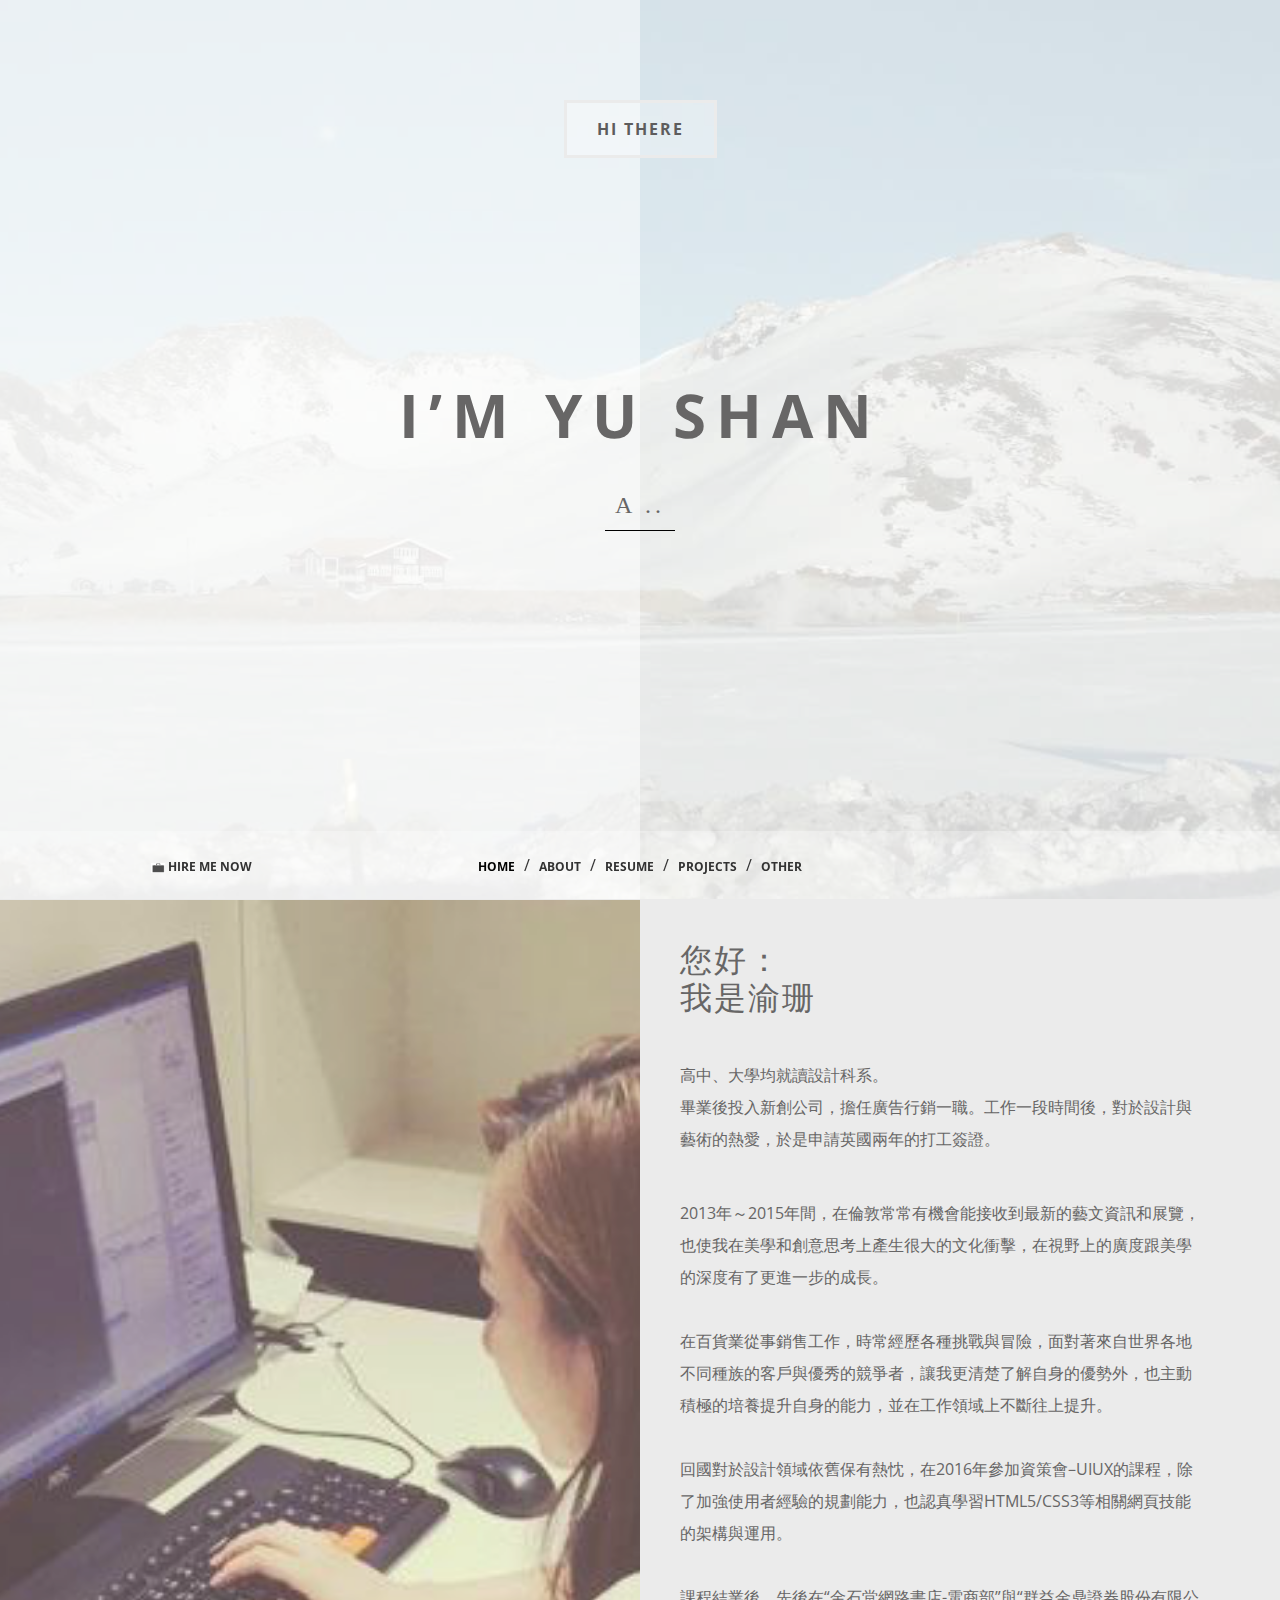
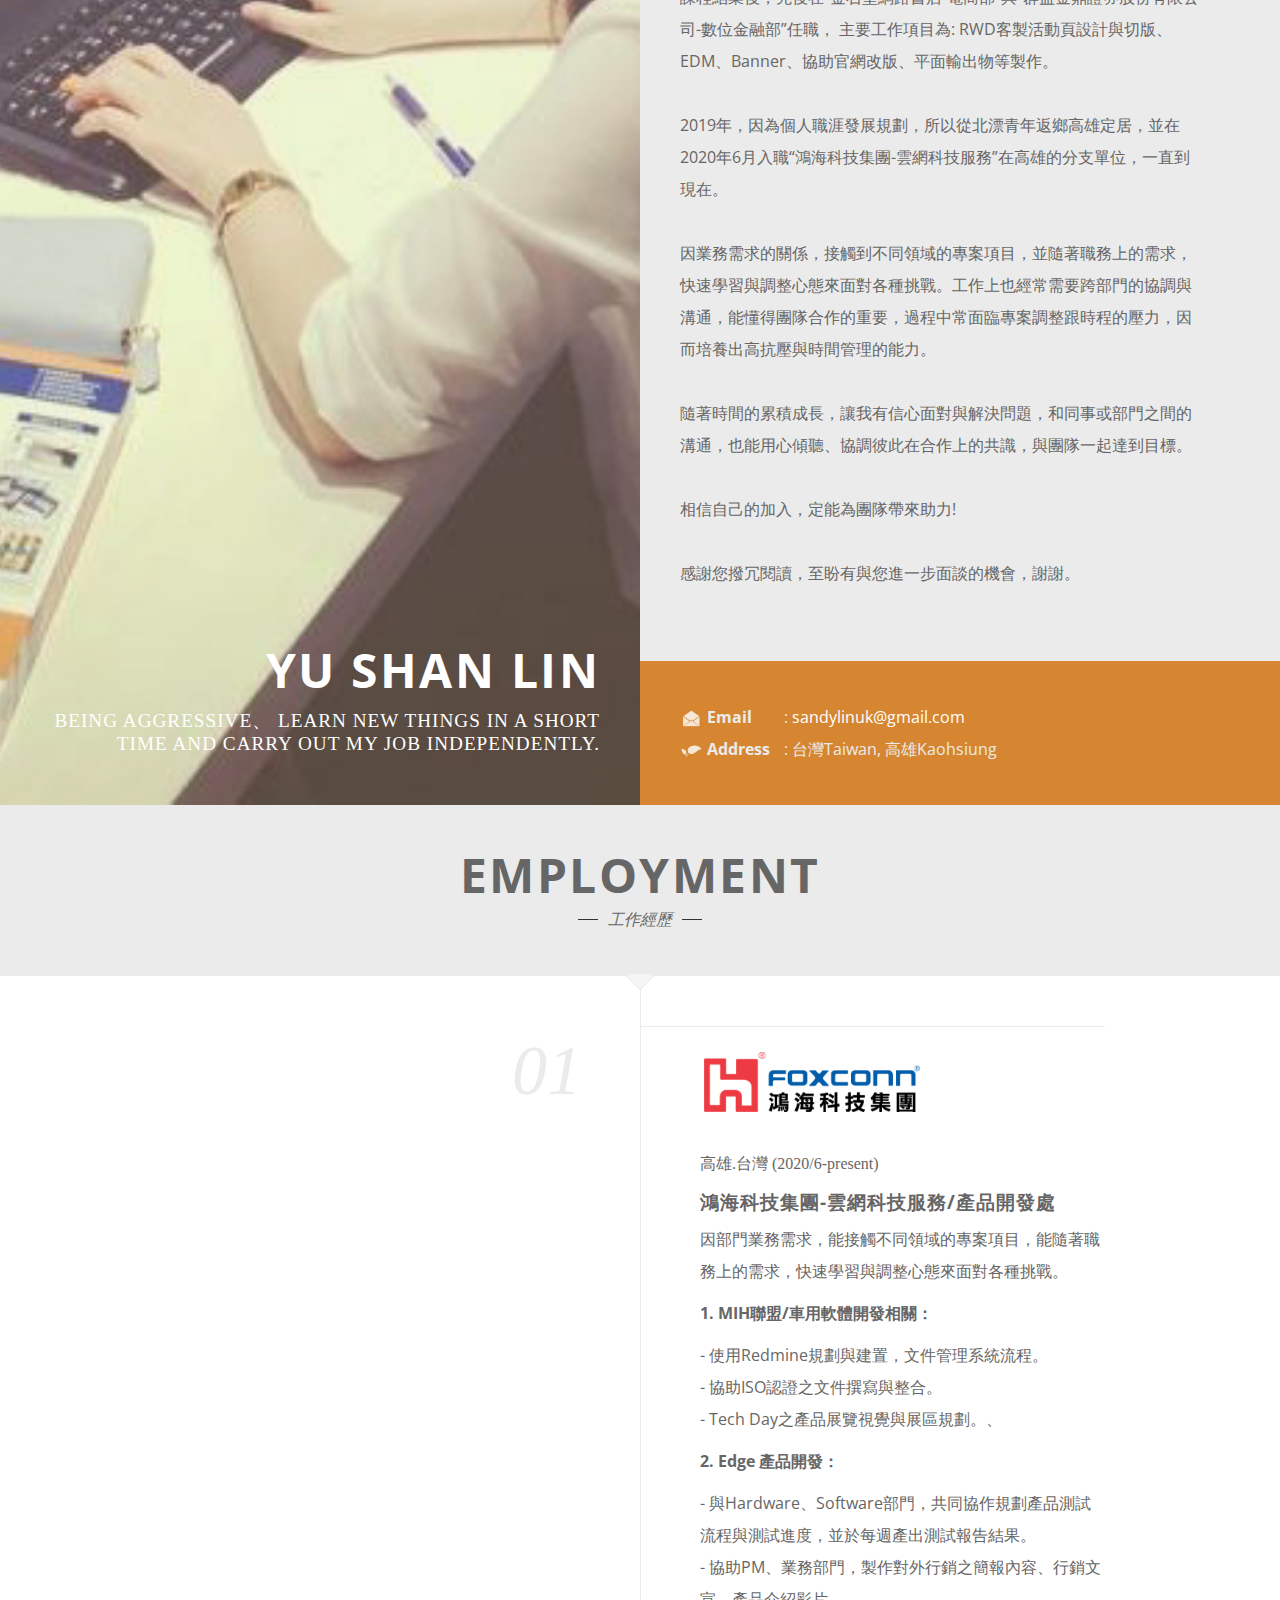
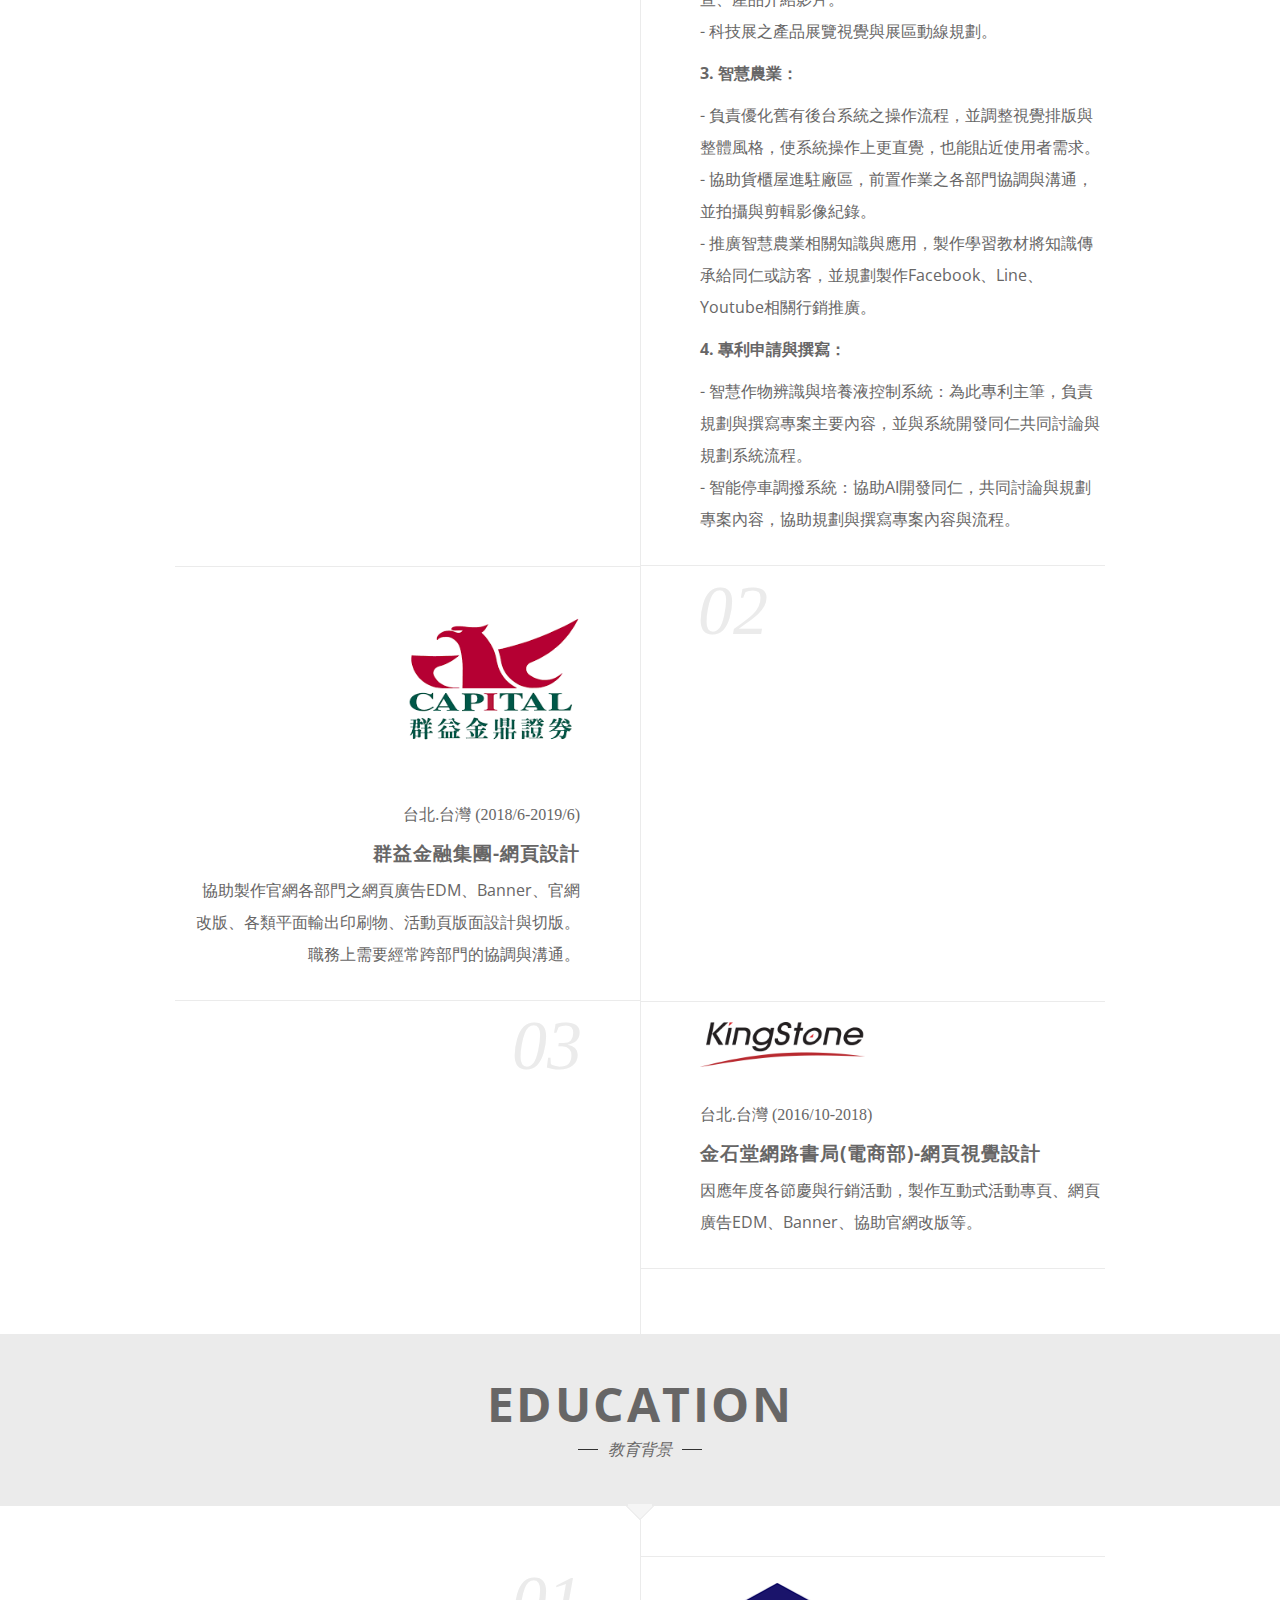
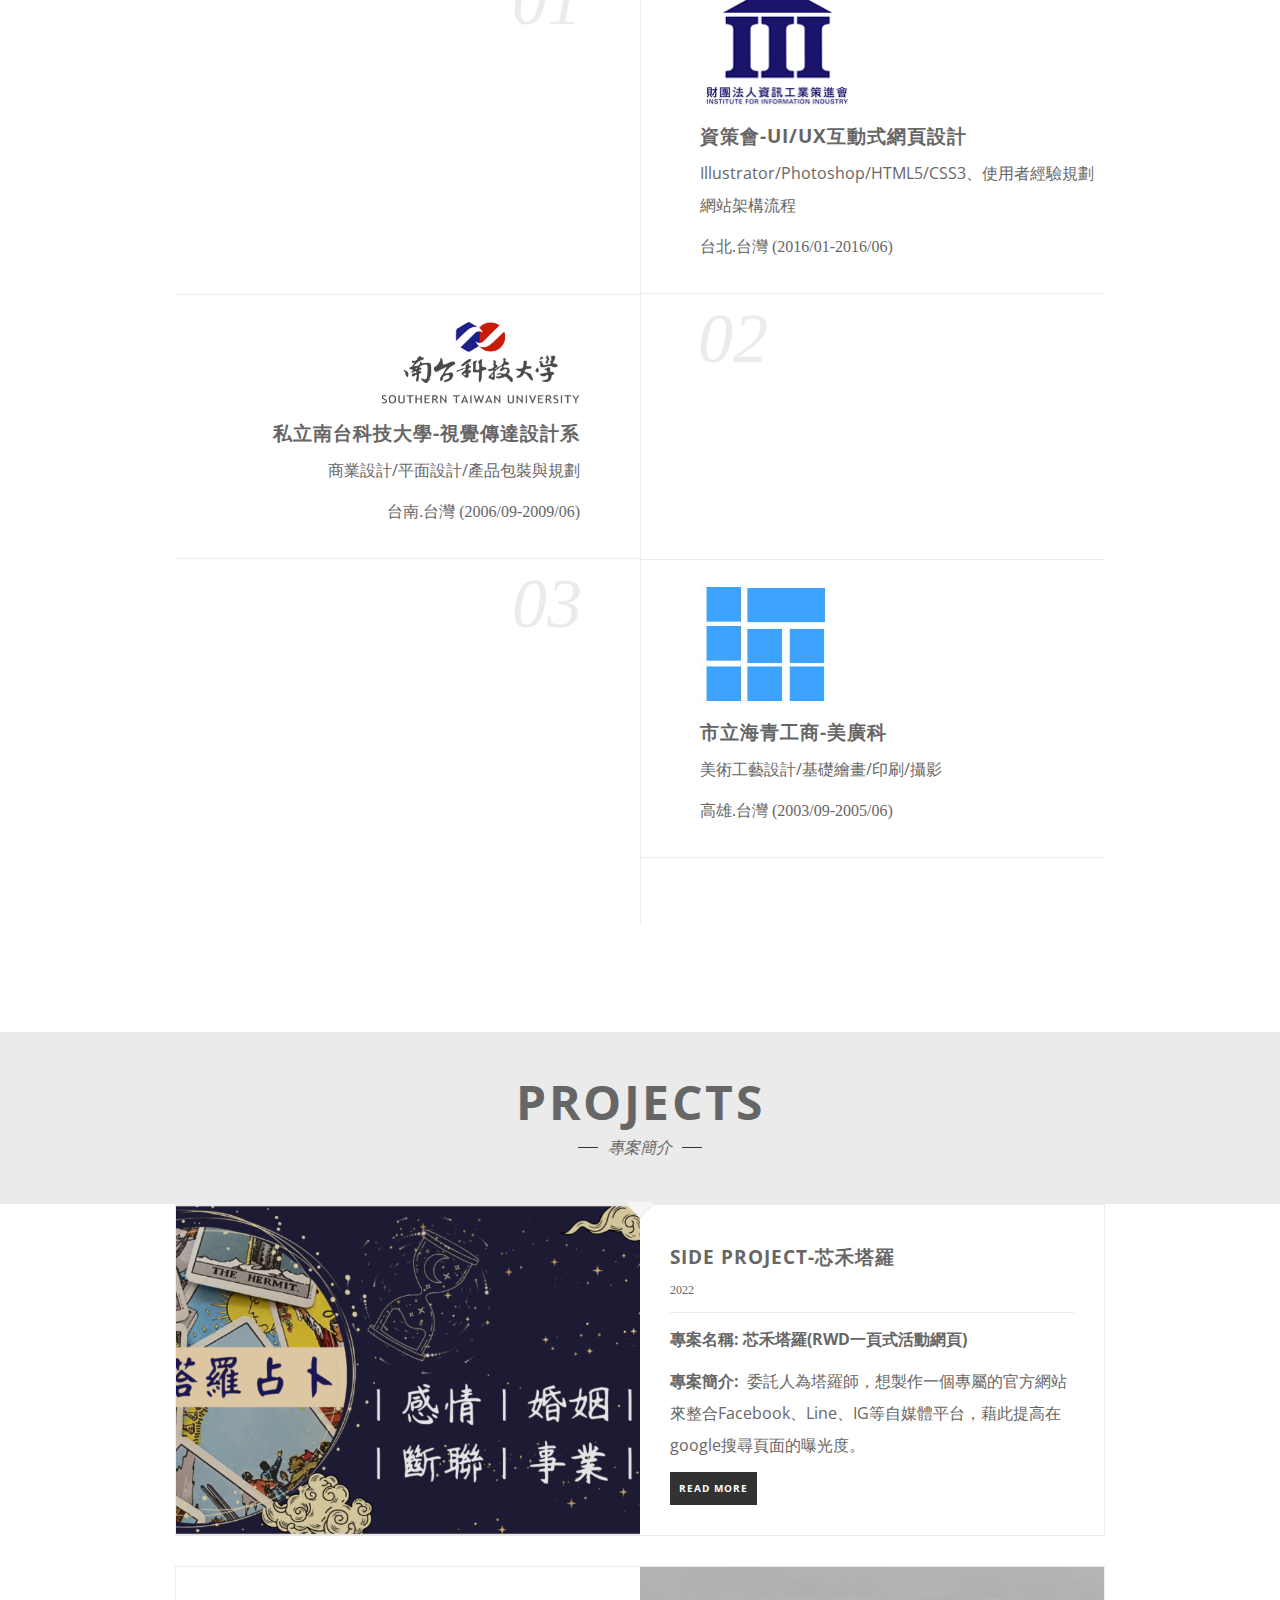
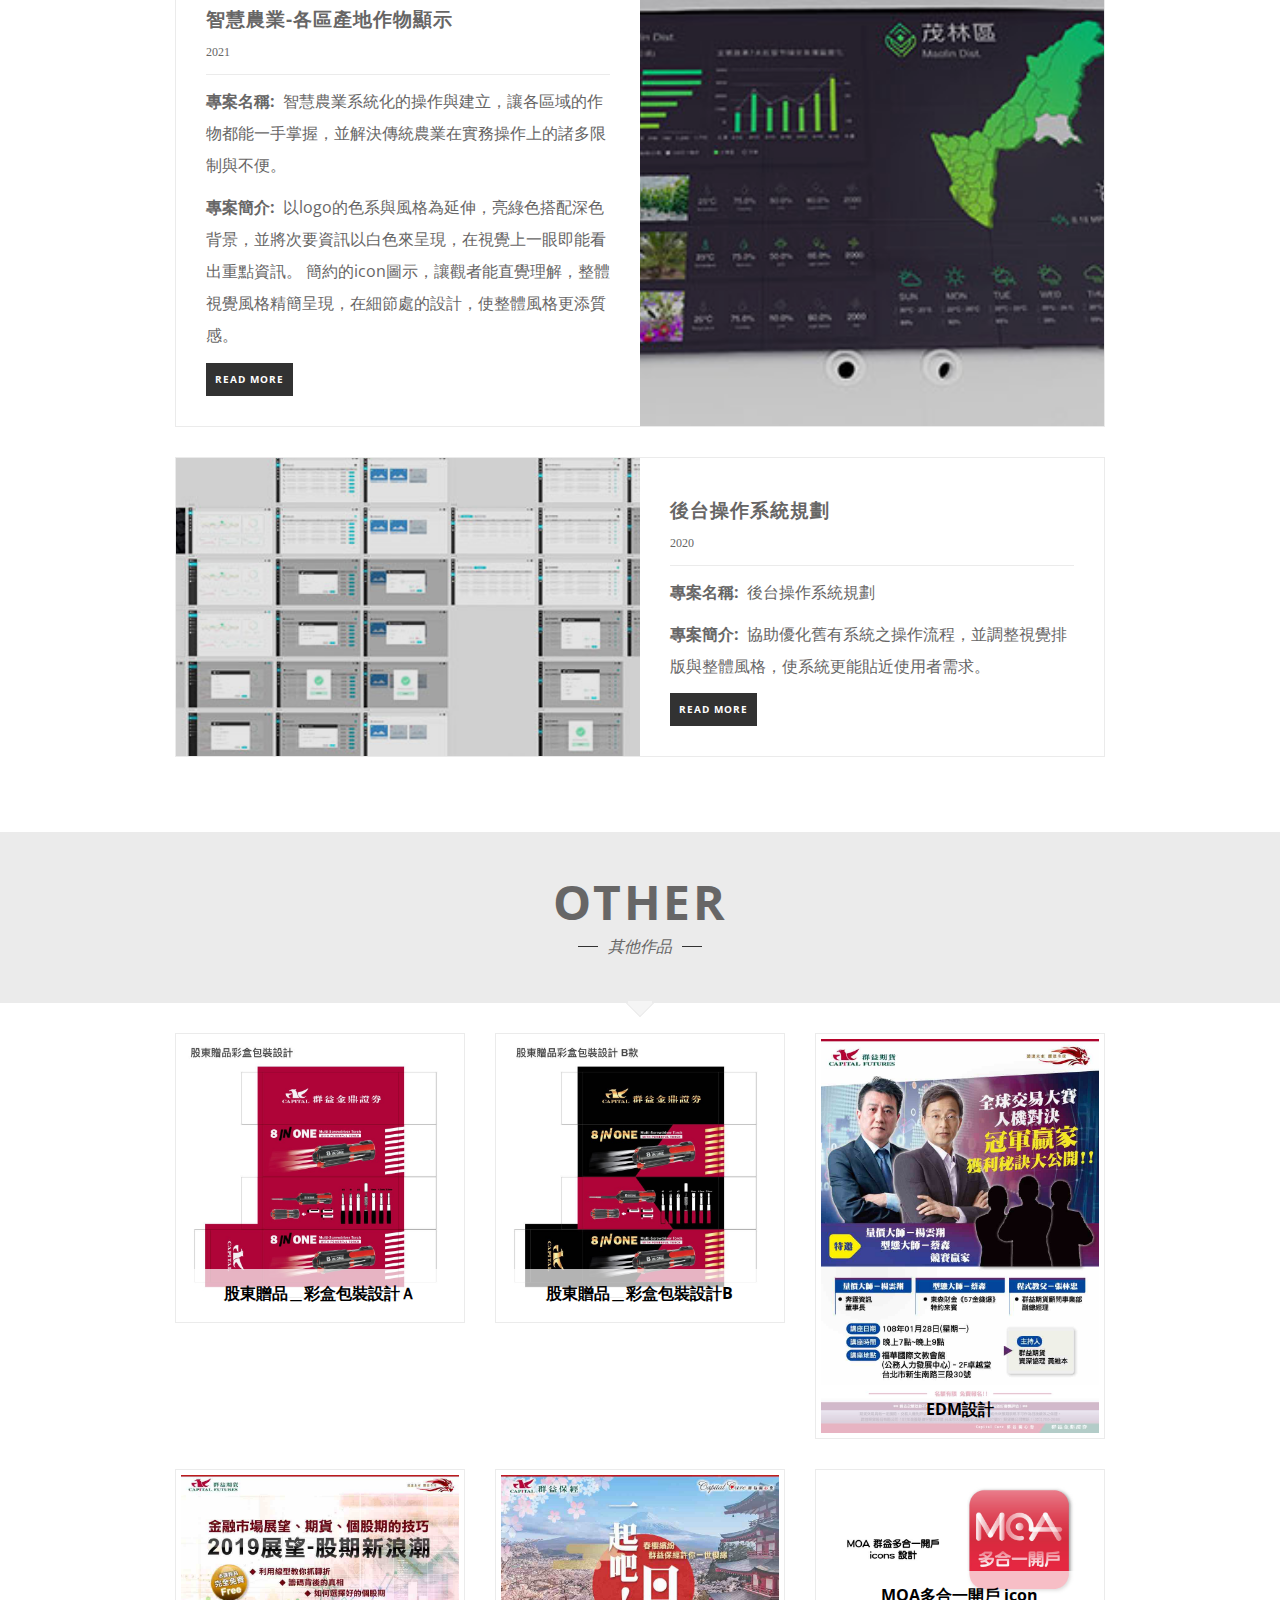
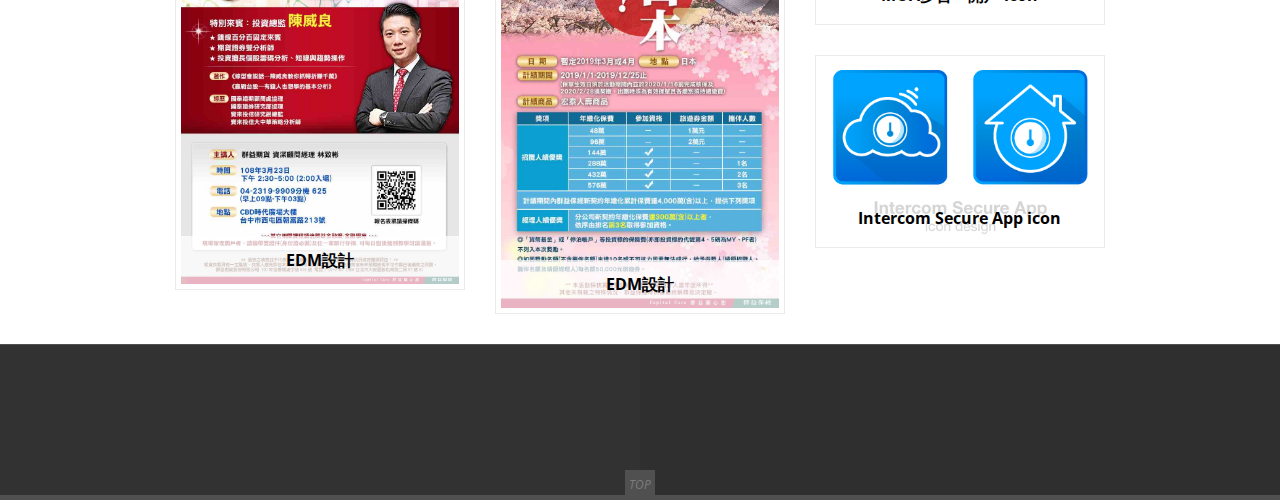
<file: index.html>
<!DOCTYPE html>
<html lang="en">
<head>
  <meta http-equiv="Content-Type" content="text/html; charset=UTF-8">
  <link type="text/css" rel="stylesheet" href="/css">
  <link rel="Shortcut Icon" type="image/x-icon" href="index/id.ico"/><!-- 網頁標籤 -->
  <style type="text/css">
    gm-style .gm-style-mtc label, .gm-style .gm-style-mtc div {
      font-weight: 400
    }

    .gm-style .gm-style-cc span, .gm-style .gm-style-cc a, .gm-style .gm-style-mtc div {
      font-size: 12px
    }

    @media print {
      .gm-style .gmnoprint, .gmnoprint {
        display: none
      }
    }

    @media screen {
      .gm-style .gmnoscreen, .gmnoscreen {
        display: none
      }
    }

    .gm-style {
      font: 400 11px Roboto, Arial, sans-serif;
      text-decoration: none;
    }

    .gm-style img {
      max-width: none;
    }

    .blog-content {
      padding-bottom: 30px;
    }
  </style>

  <meta http-equiv="X-UA-Compatible" content="IE=edge">
  <meta name="viewport" content="width=device-width, initial-scale=1">

  <title>Hi I'm Sandy</title>

  <!-- Bootstrap -->
  <link href="css/bootstrap.min.css" rel="stylesheet">
  <!-- Icons -->
  <link href="css/font-awesome.min.css" rel="stylesheet">
  <!-- typed style -->
  <link href="css/typed.css" rel="stylesheet">
  <!-- Theme styles -->
  <link href="css/style.css" rel="stylesheet">
  <!-- <link href="assets/theme/css/skin-black.css" rel="stylesheet"> -->
</head>


<body data-spy="scroll" data-target=".menu-area" data-offset="200" class="  pace-done" style="">
<!--wrapper page-->
<div class="wrapper" style="visibility: visible; opacity: 1;">

  <!-- Main Header -->
  <header class="main-header" id="home">
    <div class="content-table header-content-fixed ">
      <div class="whoim">
        <div class="box-line text-uppercase text-bold">
          Hi There
        </div>
      </div>
      <div class="v-content">
        <div class="container">
          <h1 class="text-uppercase color-dark name">I’m Yu Shan</h1>
          <h4 class="text-uppercase color-dark font-alt job"><span id="typed" class="typed"></span><span
            class="typed-cursor">.</span></h4>
        </div>
      </div>
    </div>

    <!-- Main navbar -->
    <div class="menu-area">
      <div class="toogle-bars">
        <a href="#menu-collapse" data-toggle="collapse" class="collapsed" aria-expanded="false"><i></i> <i></i> MENU</a>
      </div>
      <div class="menu-collapse collapse" id="menu-collapse" aria-expanded="false" style="height: 0px;">
        <div class="container">
          <div class="row">
            <div class="col-md-3">
              <ul class="breadcrumb main-nav no-space">
                <li class="link-inpage"><a href="mailto:sandylinuk@gmail.com" id="hireme-tab"
                  class="link-inpage"><i><img src="index/hire-icon.jpg" style="width: 6%;"></i> Hire Me Now</a></li>
              </ul>
            </div>
            <div class="col-md-6">
              <ul class="breadcrumb main-nav nav">
                <li class="active"><a href="#home" class="link-inpage">Home</a></li>
                <li class=""><a href="#about" class="link-inpage">About</a></li>
                <li class=""><a href="#resume" class="link-inpage">Resume</a></li>
                <li class=""><a href="#blog" class="link-inpage">Projects</a></li>
                <li class=""><a href="#portfolio" class="link-inpage">Other</a></li>                
              </ul>
            </div><!--col-md-6 end-->
          </div><!--row end-->
        </div>
      </div>
    </div><!-- End Main navbar -->
  </header><!-- End Main Header -->

  <!-- ABOUT ME -->
  <section id="about" class="block-section">
    <div class="clearfix my-profile">
      <div class="my-pict">
        <div class="overfly">
          <div class="text-botttom">
            <h2 class="text-uppercase color-dark text-bold" style="color: white">Yu Shan Lin</h2>
            <h5 class="text-uppercase color-dark font-alt"
              style="color: white">Being aggressive、 learn new things in a short time and carry out my job independently.</h5>
          </div>
        </div>
      </div>
      <div class="my-desc">
        <div class="bg-secondary clearfix">
          <div class="inner-text">
            <h3 class=" color-dark no-margin-top">您好：<br>我是渝珊</h3><br>
            <p>
              <class="no-margin">高中、大學均就讀設計科系。<br>畢業後投入新創公司，擔任廣告行銷一職。工作一段時間後，對於設計與藝術的熱愛，於是申請英國兩年的打工簽證。
            </p><br>
            <p
              class="no-margin">2013年～2015年間，在倫敦常常有機會能接收到最新的藝文資訊和展覽，也使我在美學和創意思考上產生很大的文化衝擊，在視野上的廣度跟美學的深度有了更進一步的成長。
            </p><br>
            <p
              class="no-margin">在百貨業從事銷售工作，時常經歷各種挑戰與冒險，面對著來自世界各地不同種族的客戶與優秀的競爭者，讓我更清楚了解自身的優勢外，也主動積極的培養提升自身的能力，並在工作領域上不斷往上提升。</p>
            <br>
            <p class="no-margin">回國對於設計領域依舊保有熱忱，在2016年參加資策會–UIUX的課程，除了加強使用者經驗的規劃能力，也認真學習HTML5/CSS3等相關網頁技能的架構與運用。</p><br>
            <p class="no-margin">課程結業後，先後在“金石堂網路書店-電商部”與“群益金鼎證券股份有限公司-數位金融部”任職， 主要工作項目為: RWD客製活動頁設計與切版、EDM、Banner、協助官網改版、平面輸出物等製作。</p><br>
            <p class="no-margin">2019年，因為個人職涯發展規劃，所以從北漂青年返鄉高雄定居，並在2020年6月入職“鴻海科技集團-雲網科技服務”在高雄的分支單位，一直到現在。</p><br>
            <p class="no-margin">因業務需求的關係，接觸到不同領域的專案項目，並隨著職務上的需求，快速學習與調整心態來面對各種挑戰。工作上也經常需要跨部門的協調與溝通，能懂得團隊合作的重要，過程中常面臨專案調整跟時程的壓力，因而培養出高抗壓與時間管理的能力。</p><br>
            <p class="no-margin">隨著時間的累積成長，讓我有信心面對與解決問題，和同事或部門之間的溝通，也能用心傾聽、協調彼此在合作上的共識，與團隊一起達到目標。</p><br>
            <p class="no-margin">相信自己的加入，定能為團隊帶來助力!</p><br>
            <p class="no-margin">感謝您撥冗閱讀，至盼有與您進一步面談的機會，謝謝。</p><br>
          </div>
        </div>
        <div class="bg-dark clearfix">
          <div class="inner-text">
            <p class="no-margin color-light ">
              <strong class="fix-width-100"><i><img src="index/mail_w.png" style="width: 23%; opacity: 0.8;"></i> Email</strong>
              : <a href="mailto:sandylinuk@gmail.com" style="color: white;">sandylinuk@gmail.com</a>
              <br>
              <!--<strong class="fix-width-100"><i class="fa fa-globe margin-right-3">    opacity: 0.8;</i> Website</strong> : www.someonedomain.me<br>-->
              <strong class="fix-width-100"><i><img src="index/add_w.png" style="width:23%; opacity: 0.8;"></i> Address</strong>
              : 台灣Taiwan, 高雄Kaohsiung<br>
            </p>
          </div>
        </div>
      </div>
    </div>
  </section><!-- END ABOUT ME -->


  <!-- RESUME -->
  <section id="resume" class="block-section">
    <!--EMPLOYMENT-->
    <div class=" shape-bottom">
      <div class="bg-secondary block-title">
        <div class="container">
          <h2 class="text-uppercase color-dark text-bold no-margin">Employment</h2>
          <div class="title-icon"><i>工作經歷</i></div>
        </div>
      </div>
    </div>

    <div class="container-medium ">
      <div class="list-employment">
        <ul class="list-unstyled  clearfix">
          <li>
            <div class="number font-alt">01</div>
            <div class="desc">
              <div class="ic"><img style="width: 224px;" src="index/Foxconn_224x224.png"></div>&nbsp;
              <p class="font-alt color-dark"> 高雄.台灣 (2020/6-present)</p>
              <h5 class="text-uppercase color-dark text-bold">鴻海科技集團-雲網科技服務/產品開發處</h5>
              <p>因部門業務需求，能接觸不同領域的專案項目，能隨著職務上的需求，快速學習與調整心態來面對各種挑戰。</p>
              <p><p style="font-weight:bold ;">1. MIH聯盟/車用軟體開發相關：</p>
                - 使用Redmine規劃與建置，文件管理系統流程。<br>
                - 協助ISO認證之文件撰寫與整合。<br>
                - Tech Day之產品展覽視覺與展區規劃。、
              </p>
              <p><p style="font-weight:bold ;">2. Edge 產品開發：</p>
                - 與Hardware、Software部門，共同協作規劃產品測試流程與測試進度，並於每週產出測試報告結果。<br>
                - 協助PM、業務部門，製作對外行銷之簡報內容、行銷文宣、產品介紹影片。<br>
                - 科技展之產品展覽視覺與展區動線規劃。
              </p>              
              <p><p style="font-weight:bold ;">3. 智慧農業：</p>
                    - 負責優化舊有後台系統之操作流程，並調整視覺排版與整體風格，使系統操作上更直覺，也能貼近使用者需求。<br>
                    - 協助貨櫃屋進駐廠區，前置作業之各部門協調與溝通，並拍攝與剪輯影像紀錄。<br>
                    - 推廣智慧農業相關知識與應用，製作學習教材將知識傳承給同仁或訪客，並規劃製作Facebook、Line、Youtube相關行銷推廣。
              </p>
              <p><p style="font-weight:bold ;">4. 專利申請與撰寫：</p>
                    - 智慧作物辨識與培養液控制系統：為此專利主筆，負責規劃與撰寫專案主要內容，並與系統開發同仁共同討論與規劃系統流程。<br>
                    - 智能停車調撥系統：協助AI開發同仁，共同討論與規劃專案內容，協助規劃與撰寫專案內容與流程。
              </p>
            </div>
          </li>
          <li>
            <div class="number font-alt">02</div>
            <div class="desc">
              <div class="ic"><img src="index/capital_logo.png"></div>&nbsp;
              <p class="font-alt color-dark"> 台北.台灣 (2018/6-2019/6)</p>
              <h5 class="text-uppercase color-dark text-bold">群益金融集團-網頁設計</h5>
              <p>協助製作官網各部門之網頁廣告EDM、Banner、官網改版、各類平面輸出印刷物、活動頁版面設計與切版。職務上需要經常跨部門的協調與溝通。</p>             
            </div>
          </li>
          <li>
            <div class="number font-alt">03</div>
            <div class="desc">
              <div class="ic"><img style="width: 165px;" src="index/ks-logo.png"></div>&nbsp;
              <p class="font-alt color-dark"> 台北.台灣 (2016/10-2018)</p>
              <h5 class="text-uppercase color-dark text-bold">金石堂網路書局(電商部)-網頁視覺設計</h5>
              <p>因應年度各節慶與行銷活動，製作互動式活動專頁、網頁廣告EDM、Banner、協助官網改版等。</p>              
            </div>
          </li>

        </ul>
      </div>
    </div><!--END EMPLOYMENT -->

    <!--EDUCATION-->
    <div class=" shape-bottom">
      <div class="bg-secondary block-title">
        <div class="container">
          <h2 class="text-uppercase color-dark text-bold no-margin">Education</h2>
          <div class="title-icon"><i>教育背景</i></div>
        </div>
      </div>
    </div>
    <div class="container-medium">
      <div class="list-education">
        <ul class="list-unstyled  clearfix">
          <li>
            <div class="number font-alt">01</div>
            <div class="desc">
              <div class="ic"><img style="width: 150px;" src="index/III.png"></div>
              <h5 class="text-uppercase color-dark text-bold">資策會-UI/UX互動式網頁設計</h5>
              <p>Illustrator/Photoshop/HTML5/CSS3、使用者經驗規劃網站架構流程</p>
              <p class="font-alt color-dark"> 台北.台灣 (2016/01-2016/06)</p>
            </div>
          </li>
          <li>
            <div class="number font-alt">02</div>
            <div class="desc">
              <div class="ic"><img style="width: 200px;" src="index/stut.png"></div>
              <h5 class="text-uppercase color-dark text-bold">私立南台科技大學-視覺傳達設計系</h5>
              <p>商業設計/平面設計/產品包裝與規劃</p>
              <p class="font-alt color-dark"> 台南.台灣 (2006/09-2009/06)</p>
            </div>
          </li>
          <li>
            <div class="number font-alt">03</div>
            <div class="desc">
              <div class="ic"><img style="width: 130px;" src="index/school.jpg"></div>
              <h5 class="text-uppercase color-dark text-bold">市立海青工商-美廣科</h5>
              <p>美術工藝設計/基礎繪畫/印刷/攝影</p>
              <p class="font-alt color-dark "> 高雄.台灣 (2003/09-2005/06)</p>
            </div>
          </li>
        </ul>
      </div>
    </div> <!--END EDUCATION-->

    <!--SKILLS-->
    <!-- <div class=" shape-bottom">
      <div class="bg-secondary block-title">
        <div class="container">
          <h2 class="text-uppercase color-dark text-bold no-margin">Skills</h2>
          <div class="title-icon"><i>專業技能</i></div>
        </div>
      </div>
    </div> -->

     <!-- <div class="container-medium"> -->

      <!--SKIL CHART BOTTOM-->
      <!--<ul class="skill bottom list-unstyled clearfix">
        <li class="col-sm-3 col-xs-6 no-padding">
          <div class="box br-right">
                  <span class="percent">熟悉</span>
            <div class="text-uppercase  color-dark">Photoshop</div>
          </div>
        </li>
        <li class="col-sm-3 col-xs-6 no-padding">
          <div class="box br-right">
                <span class="chart" data-percent="80">
                  <span class="percent">80</span>
                <canvas height="220" width="220" style="height: 110px; width: 110px;"></canvas></span>
            <div class="text-uppercase  color-dark">Illustrator</div>
          </div>
        </li>
        <li class="col-sm-3 col-xs-6 no-padding">
          <div class="box br-right">
                <span class="chart" data-percent="70">
                  <span class="percent">70</span>
                <canvas height="220" width="220" style="height: 110px; width: 110px;"></canvas></span>
            <div class="text-uppercase  color-dark">HTML</div>
          </div>
        </li>
        <li class="col-sm-3 col-xs-6 no-padding">
          <div class="box br-right">
                <span class="chart" data-percent="65">
                  <span class="percent">65</span>
                <canvas height="220" width="220" style="height: 110px; width: 110px;"></canvas></span>
            <div class="text-uppercase  color-dark">CSS</div>
          </div>
        </li>
      </ul>-->
      <!--END SKIL CHART BOTTOM-->


      <!-- MORE SKILS 
      <div class="title-border">
        <h5 class="text-uppercase color-dark no-margin text-bold ">MORE SKILLS</h5>
        <div class="title-icon"><i>其他技能</i></div>
      </div>

      <div class="row">
        <div class="col-sm-6">
          <ul class="list-unstyled list-progress">
            <li>
              <div class="text-uppercase color-dark title "><span>· Creative</span> <small>70%</small></div>
            </li>
            <li>
              <div class="text-uppercase color-dark title">Team player <small>85%</small></div>
              <div class="progress-line">
                <div class="line" data-holdwidth="85%" style="width: 85%;"></div>
              </div>
            </li>
            <li>
              <div class="text-uppercase color-dark title">Communication <small>80%</small></div>
              <div class="progress-line">
                <div class="line" data-holdwidth="80%" style="width: 80%;"></div>
              </div>
            </li>
          </ul>
        </div>
        <div class="col-sm-6">
          <ul class="list-unstyled list-progress">
            <li>
              <div class="text-uppercase color-dark title">English <small>65%</small></div>
              <div class="progress-line">
                <div class="line" data-holdwidth="65%" style="width: 65%;"></div>
              </div>
            </li>
            <li>
              <div class="text-uppercase color-dark title">Taiwanese <small>65%</small></div>
              <div class="progress-line">
                <div class="line" data-holdwidth="65%" style="width: 65%;"></div>
              </div>
            </li>
            <li>
              <div class="text-uppercase color-dark title">Mandarin <small>90%</small></div>
              <div class="progress-line">
                <div class="line" data-holdwidth="90%" style="width: 90%;"></div>
              </div>
            </li>
          </ul>
        </div>
      </div> -->
      <!-- END MORE SKILS -->
       <!-- <div class="white-space-50"></div>
    </div> -->

    <!-- DOWNLOAD & PRVIEW BTN -->
    <div class="parallax-bg bg1" style="background-position: 50% 94px;">
      <div class="container">
        <div class="padding30 text-center">
           <a target="blank" rel="noreferrer noopenner" class="btn btn-flat-line btn-default light-font "><i>More About Me</i>↓↓↓</a>
        </div>
      </div>
    </div><!-- END DOWNLOAD & PRVIEW BTN -->
  </section><!-- END SERVICES-->

  <!--Web Design (RWD)-->
  <section id="blog" class="block-section" style="padding-bottom: 30px;">
    <!--Web Design (RWD) TITLE-->
    <div class=" shape-bottom">
      <div class="bg-secondary block-title">
        <div class="container">
          <h2 class="text-uppercase color-dark text-bold no-margin">Projects</h2>
          <div class="title-icon"><i>專案簡介</i></div>
        </div>
      </div>
    </div><!--END Web Design (RWD) TITLE-->

    <div class="block-page">
      <div class="container-medium">
        <!--LIST Web Design (RWD)-->
        <ul class="list-unstyled list-blog">
          <li>
            <div class="clearfix box-blog">
              <a href="portfolio_menu_tarot.html" target="blank" rel="noreferrer noopenner"><div class="blog-bg" data-holdbg="index/tarot BN2.png" style="background-image: url(&quot;index/tarot BN2.png&quot;);">&nbsp;</a>
              </div>
              <div class="blog-content">
                  <h5 class="text-uppercase color-dark text-bold">Side Project-芯禾塔羅</h5>
                  <div class="post-meta font-alt">
                    <span>2022</span>                    
                  </div>
                  <p><span style="font-weight: bold;">專案名稱: 芯禾塔羅(RWD一頁式活動網頁) </span>&nbsp;</p>
                  <p><span style="font-weight: bold;">專案簡介: </span>&nbsp;委託人為塔羅師，想製作一個專屬的官方網站來整合Facebook、Line、IG等自媒體平台，藉此提高在google搜尋頁面的曝光度。</p>
                  <a href="portfolio_menu_tarot.html" target="blank" rel="noreferrer noopenner" class="btn btn-xs btn-flat-solid primary-btn">Read More</a>
              </div><!-- blog-content end-->
            </div>
          </li>
          <li>
            <div class="clearfix box-blog">
              <a href="portfolio_menu_fimo.html" target="blank" rel="noreferrer noopenner"><div class="blog-bg" data-holdbg="index/540x250_TVlayoutDemo.jpg" style="background-image: url(&quot;index/540x250_TVlayoutDemo.jpg&quot;);"></a>&nbsp;
              </div>
              <div class="blog-content">
                <h5 class="text-uppercase color-dark text-bold">智慧農業-各區產地作物顯示</h5>
                <div class="post-meta font-alt">
                  <span>2021</span>                    
                </div>
                <p><span style="font-weight: bold;">專案名稱: </span>&nbsp;智慧農業系統化的操作與建立，讓各區域的作物都能一手掌握，並解決傳統農業在實務操作上的諸多限制與不便。</p>
                <p><span style="font-weight: bold;">專案簡介: </span>&nbsp;以logo的色系與風格為延伸，亮綠色搭配深色背景，並將次要資訊以白色來呈現，在視覺上一眼即能看出重點資訊。
                  簡約的icon圖示，讓觀者能直覺理解，整體視覺風格精簡呈現，在細節處的設計，使整體風格更添質感。</p>
                <a href="portfolio_menu_fimo.html" target="blank" rel="noreferrer noopenner" class="btn btn-xs btn-flat-solid primary-btn">Read More</a>
              </div>
            </div>
          </li>
          <li>
            <div class="clearfix box-blog">
              <a href="portfolio_menu_aibox.html" target="blank" rel="noreferrer noopenner"><div class="blog-bg" data-holdbg="index/540x250_prototype_aibox.jpg" style="background-image: url(&quot;index/540x250_prototype_aibox.jpg&quot;);"></a>&nbsp;
              </div>
              <div class="blog-content">
                  <h5 class="text-uppercase color-dark text-bold">後台操作系統規劃</h5>
                  <div class="post-meta font-alt">
                    <span>2020</span>                    
                  </div>
                  <p><span style="font-weight: bold;">專案名稱: </span>&nbsp;後台操作系統規劃</p>
                  <p><span style="font-weight: bold;">專案簡介: </span>&nbsp;協助優化舊有系統之操作流程，並調整視覺排版與整體風格，使系統更能貼近使用者需求。</p>
                  <a href="portfolio_menu_aibox.html" target="blank" rel="noreferrer noopenner" class="btn btn-xs btn-flat-solid primary-btn">Read More</a>
              </div><!-- blog-content end-->
            </div>
          </li>
        </ul> <!--END LIST Web Design (RWD)-->

        <!--BTN SHOW MORE
        <div class="box-btn-more"><a href="#" class="btn btn-flat-line btn-link" id="more-blog"> Show More</a></div>-->
      </div>
    </div>
  </section> <!--END Web Design (RWD)-->

  <!--PORTFOLIO-->
  <section id="portfolio" class="block-section">
    <!--PORTFOLIO TITLE-->
    <div class=" shape-bottom">
      <div class="bg-secondary block-title">
        <div class="container">
          <h2 class="text-uppercase color-dark text-bold no-margin">Other</h2>
          <div class="title-icon"><i>其他作品</i></div>
        </div>
      </div>
    </div><!--END PORTFOLIO TITLE-->

    <!--List Work-->
    <div class="block-page">
      <div class="container-medium clearfix">
        <div class="row list-work" style="margin-top: 30px;">
          <div class="col-md-4 col-sm-6">
            <div class="box-work">
              <div class="work-preview">
                <img src="index/box1.jpg" alt="">
                <div class="hover">
                  <div class="link-btns">
                    <a href="index/box1.jpg" title="banner" target="blank" rel="noreferrer noopenner"><i><img src="index/zoom-icon.png"
                      style="width: 80%;"></i></a>
                  </div>
                  <a class="project-title">股東贈品＿彩盒包裝設計Ａ</a>
                </div>
              </div>
            </div>
          </div>
          <div class="col-md-4 col-sm-6">
            <div class="box-work">
              <div class="work-preview">
                <img src="index/box2.jpg" alt="">
                <div class="hover">
                  <div class="link-btns">
                    <a href="index/box2.jpg" title="banner" target="blank" rel="noreferrer noopenner"><i><img src="index/zoom-icon.png"
                      style="width: 80%;"></i></a>
                  </div>
                  <a class="project-title">股東贈品＿彩盒包裝設計B</a>
                </div>
              </div>
            </div>
          </div>
          <div class="col-md-4 col-sm-6">
            <div class="box-work">
              <div class="work-preview">
                <img src="index/edm1.jpg" alt="">
                <div class="hover">
                  <div class="link-btns">
                    <a href="index/edm1.jpg" title="banner" target="blank" rel="noreferrer noopenner"><i><img src="index/zoom-icon.png"
                      style="width: 80%;"></i></a>
                  </div>
                  <a class="project-title">EDM設計</a>
                </div>
              </div>
            </div>
          </div>
          <div class="col-md-4 col-sm-6">
            <div class="box-work">
              <div class="work-preview">
                <img src="index/edm2.jpg" alt="">
                <div class="hover">
                  <div class="link-btns">
                    <a href="index/edm2.jpg" title="banner" target="blank" rel="noreferrer noopenner"><i><img src="index/zoom-icon.png"
                      style="width: 80%;"></i></a>
                  </div>
                  <a class="project-title">EDM設計</a>
                </div>
              </div>
            </div>
          </div>
          <div class="col-md-4 col-sm-6">
            <div class="box-work">
              <div class="work-preview">
                <img src="index/edm3.jpg" alt="">
                <div class="hover">
                  <div class="link-btns">
                    <a href="index/edm3.jpg" title="banner" target="blank" rel="noreferrer noopenner"><i><img src="index/zoom-icon.png"
                      style="width: 80%;"></i></a>
                  </div>
                  <a class="project-title">EDM設計</a>
                </div>
              </div>
            </div>
          </div>
          <div class="col-md-4 col-sm-6">
            <div class="box-work">
              <div class="work-preview">
                <img src="index/icons1.jpg" alt="">
                <div class="hover">
                  <div class="link-btns">
                    <a href="index/icons1.jpg" title="banner" target="blank" rel="noreferrer noopenner"><i><img src="index/zoom-icon.png"
                      style="width: 80%;"></i></a>
                  </div>
                  <a class="project-title">MOA多合一開戶 icon</a>
                </div>
              </div>
            </div>
          </div>
          <div class="col-md-4 col-sm-6">
            <div class="box-work">
              <div class="work-preview">
                <img src="index/IntercomSecureIcon.jpg" alt="">
                <div class="hover">
                  <div class="link-btns">
                    <a href="index/IntercomSecureIcon.jpg" title="banner" target="blank" rel="noreferrer noopenner"><i><img src="index/zoom-icon.png"
                      style="width: 80%;"></i></a>
                  </div>
                  <a class="project-title">Intercom Secure App icon</a>
                </div>
              </div>
            </div>
          </div>
        </div>
      </div><!--END List WOrk-->
    </div>
  </section>


  <!--FOOTER-->
  <footer class="main-footer">
    <div class="container">
      <a href="#home" class="back-to-top"><i>TOP</i></a>
    </div><!--END container-->
  </footer><!--END FOOTER-->
</div><!--End wrapper page-->



<!-- jQuery (necessary for Bootstrap's JavaScript plugins) -->
<script type="text/javascript" charset="UTF-8" src="js/jquery.js"></script>
<script src="js/bootstrap.min.js"></script>

<!-- parallax bg js -->
<script type="text/javascript" charset="UTF-8" src="js/jquery.parallax-1.1.3.js"></script>
<!-- lightbox js -->
<script type="text/javascript" charset="UTF-8" src="js/jquery.magnific-popup.min.js"></script>
<!-- typed animation-->
<script type="text/javascript" charset="UTF-8" src="js/typed.js"></script>
<!-- easy chart-->
<script type="text/javascript" charset="UTF-8" src="js/jquery.easypiechart.min.js"></script>
<!-- simple Captcha -->
<script type="text/javascript" charset="UTF-8" src="js/jquery.simpleCaptcha.js"></script>
<!-- simple Ajax Uploader -->
<script type="text/javascript" charset="UTF-8" src="js/SimpleAjaxUploader.min.js"></script>
<!-- validate jquery-->
<script type="text/javascript" charset="UTF-8" src="js/jquery.validate.min.js"></script>

<!--=====================================================-->
<!--configuration template-->
<script type="text/javascript" charset="UTF-8" src="js/theme.js"></script>

</body>
</html>
</file>
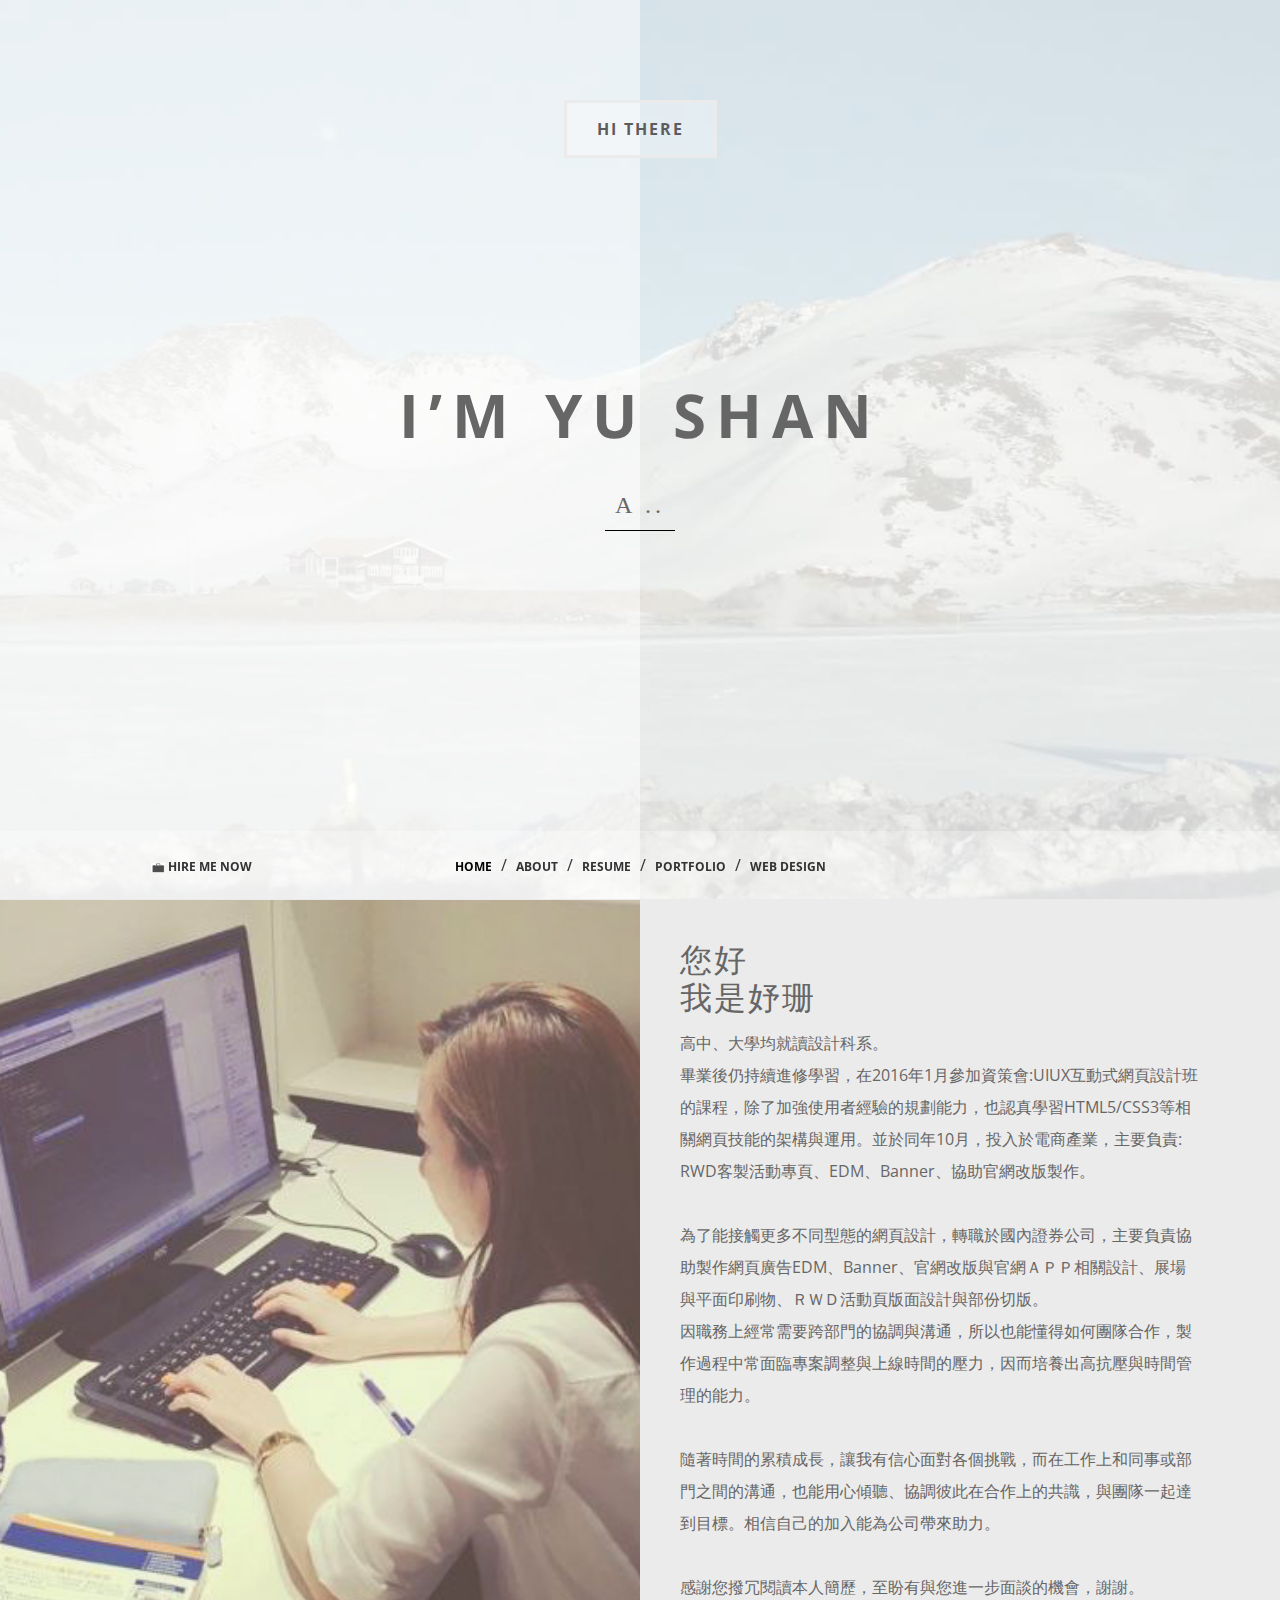
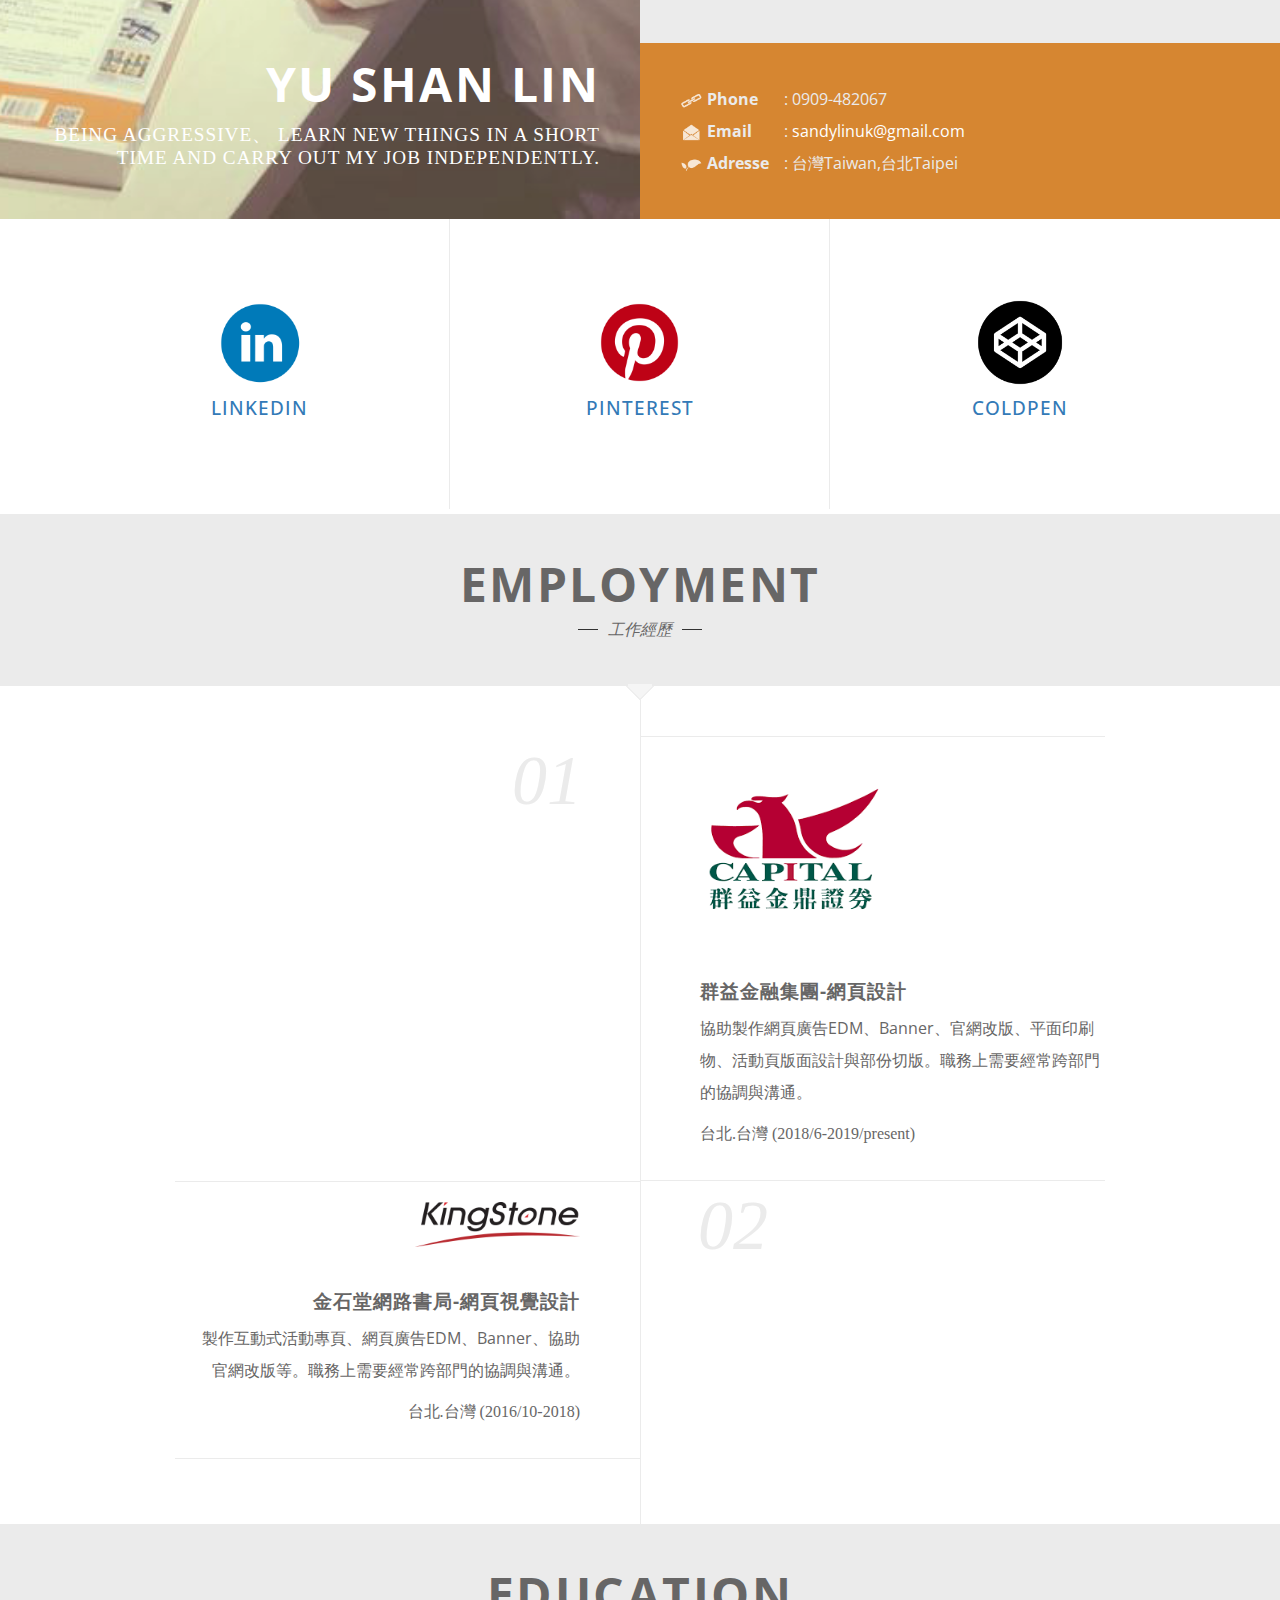
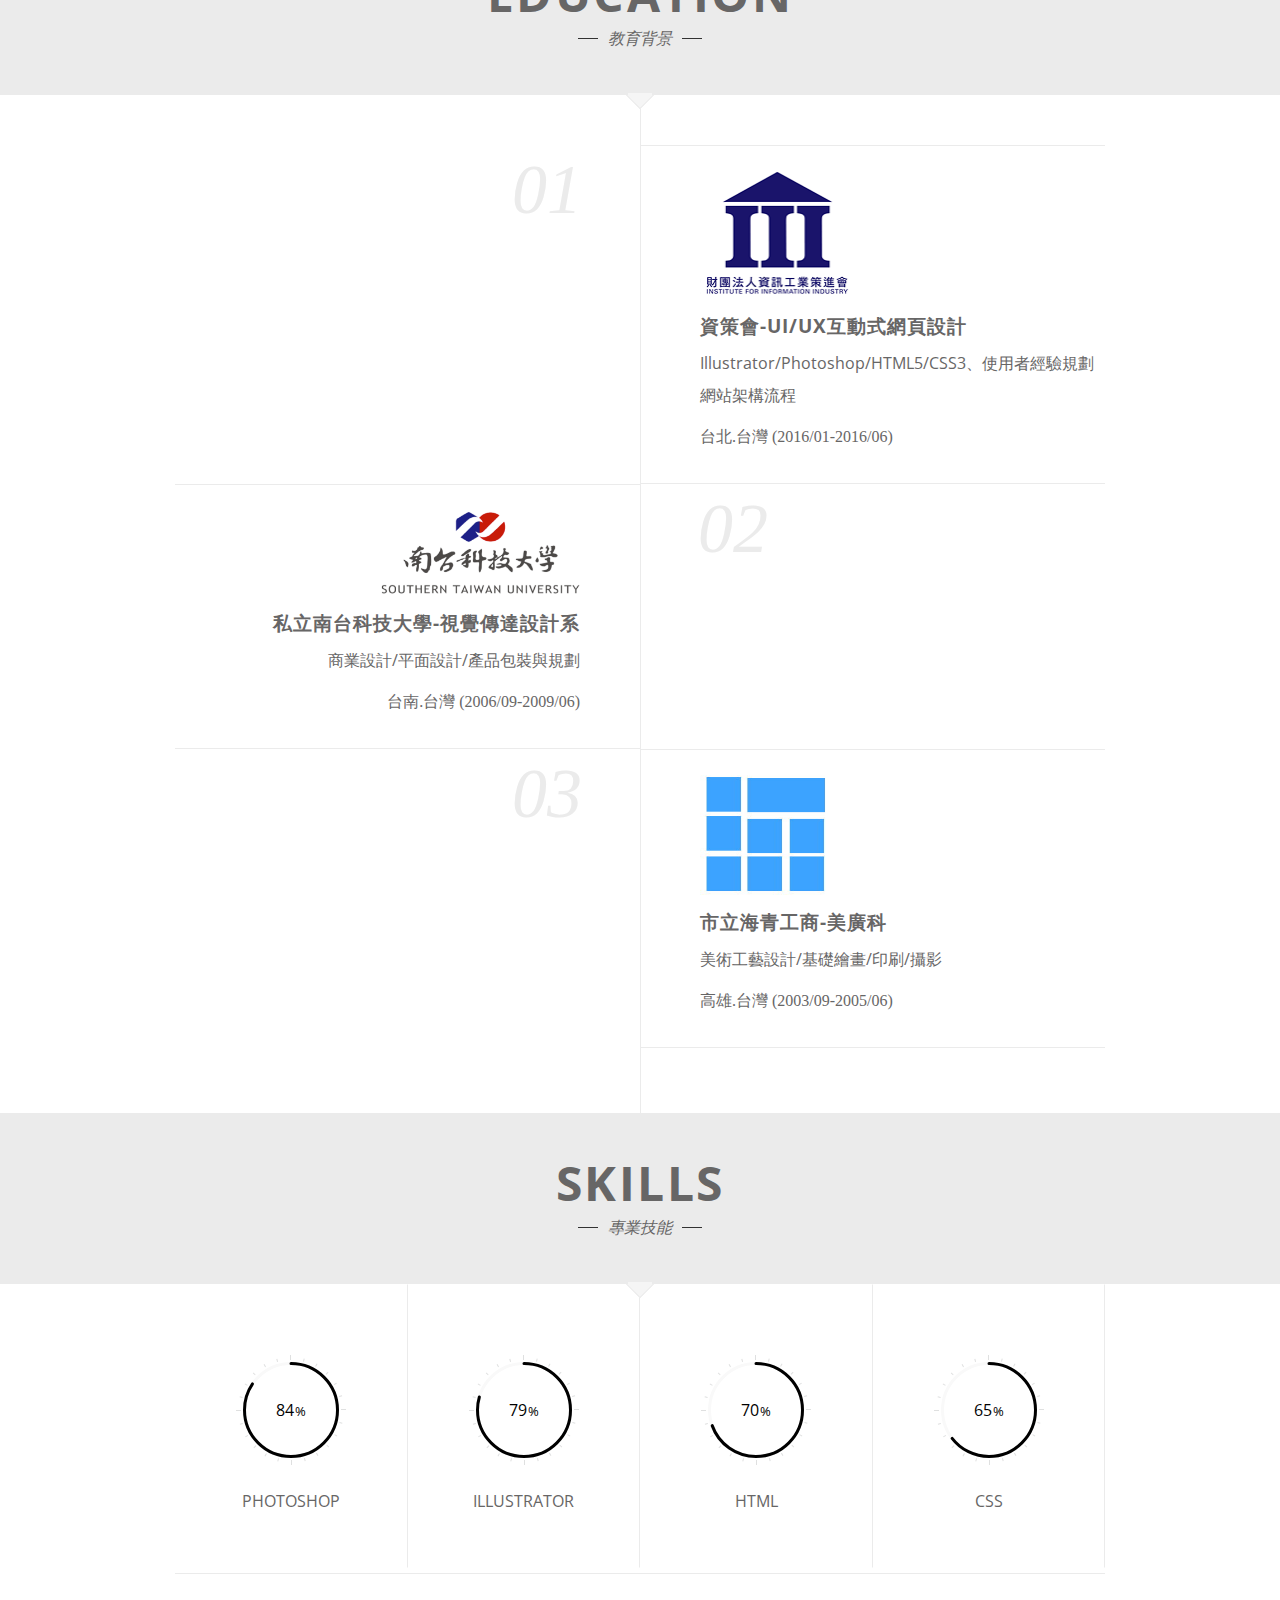
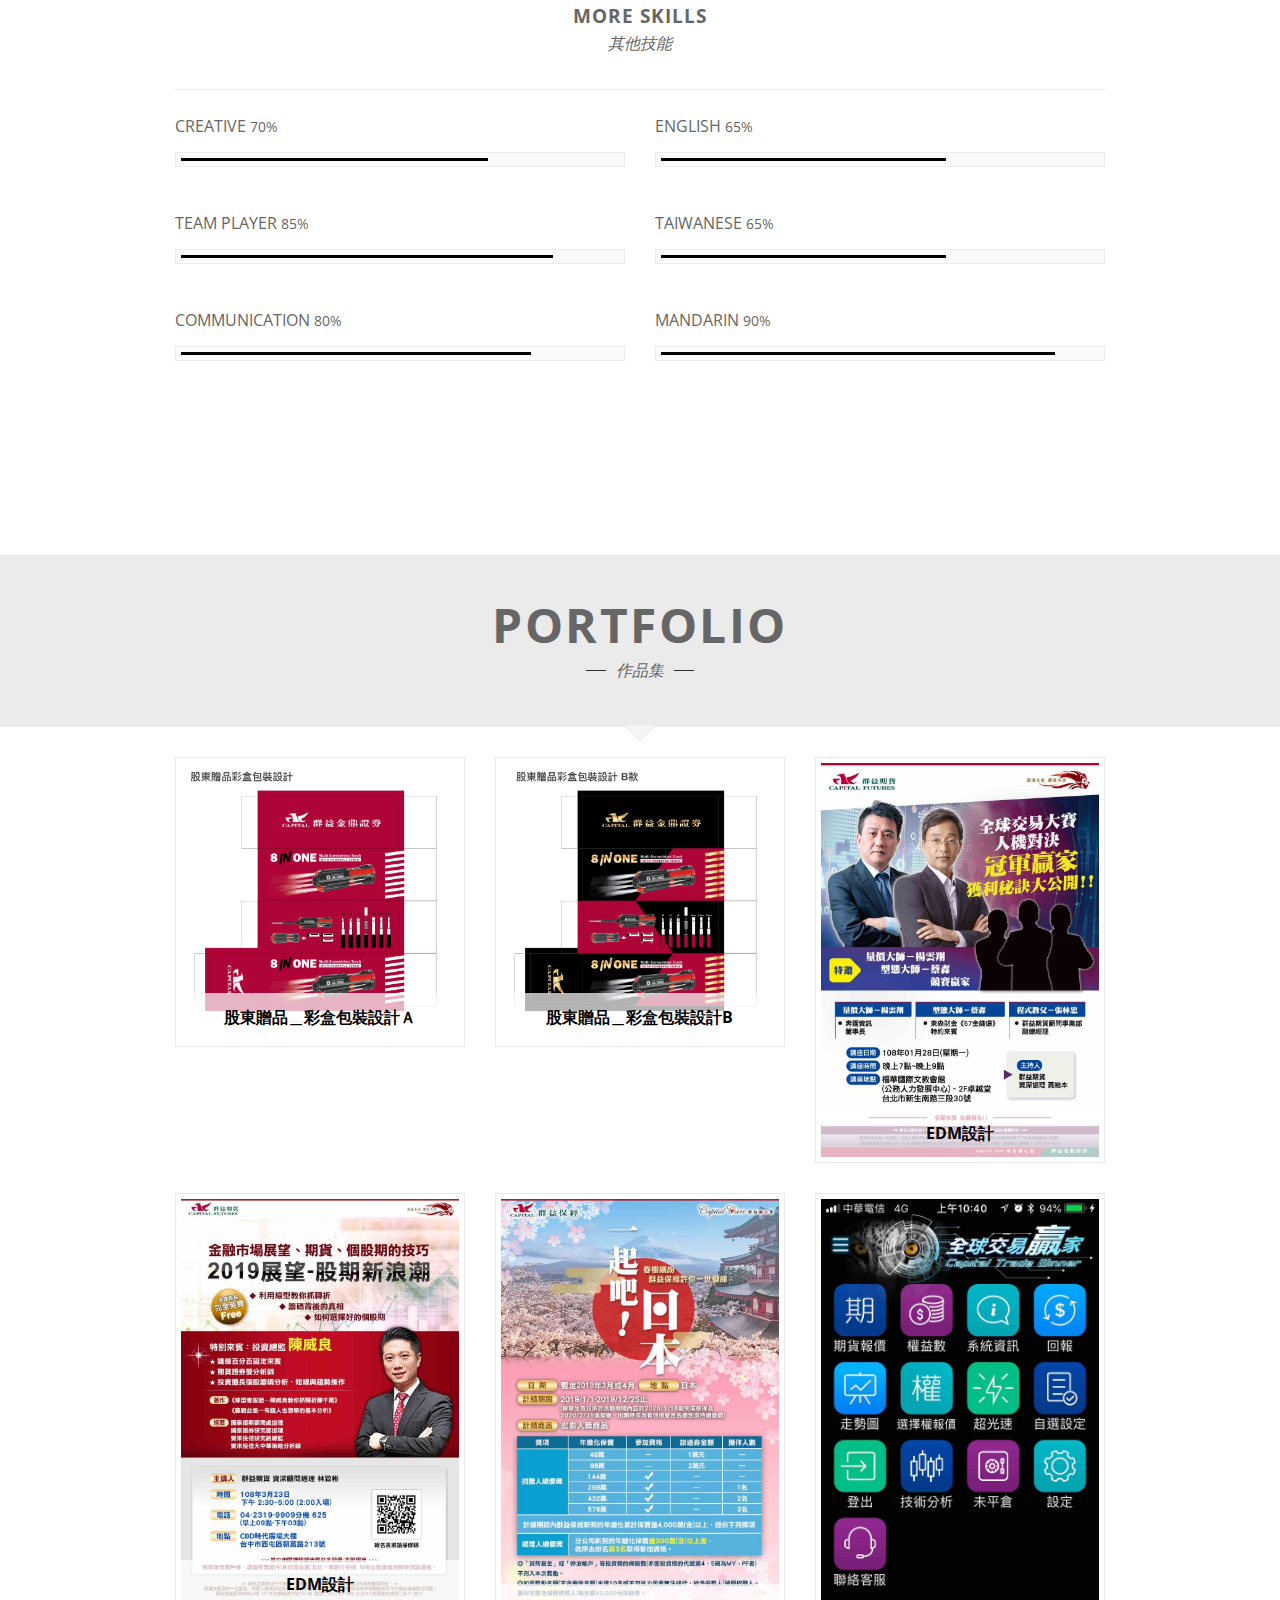
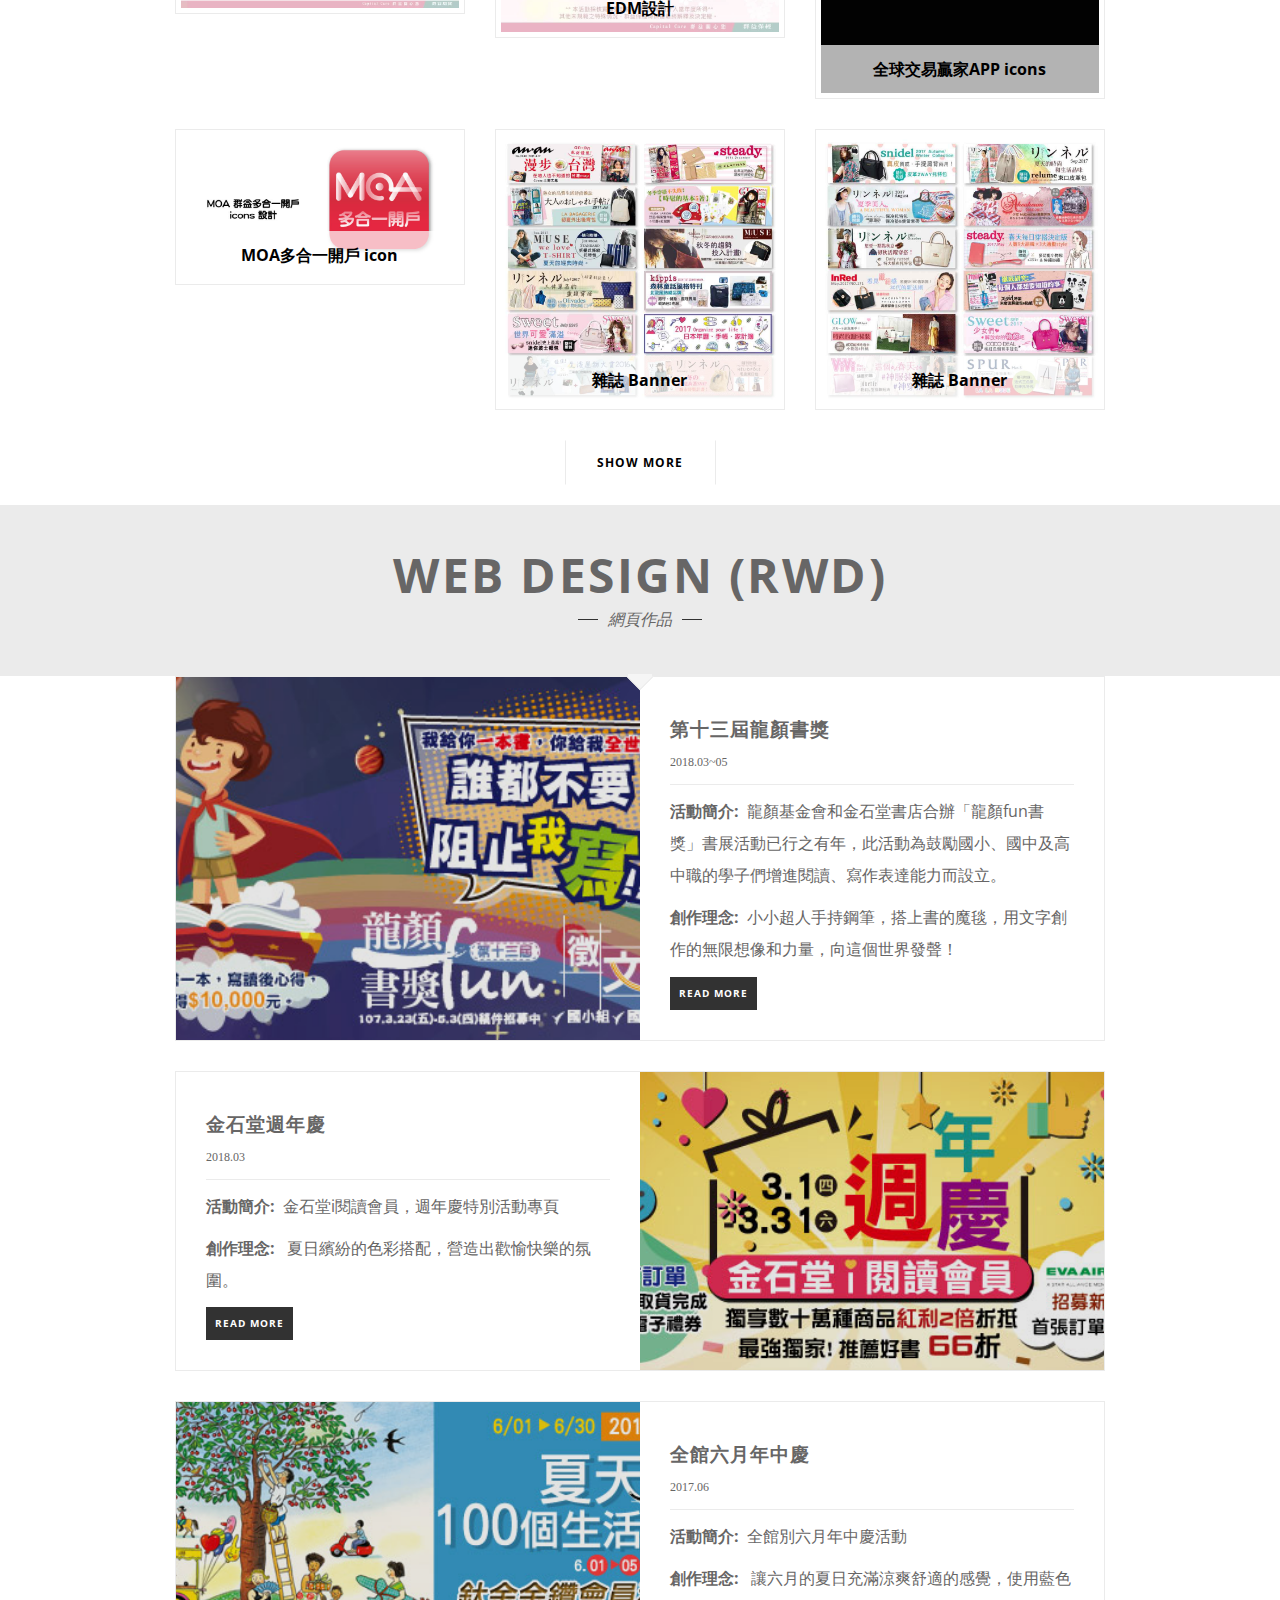
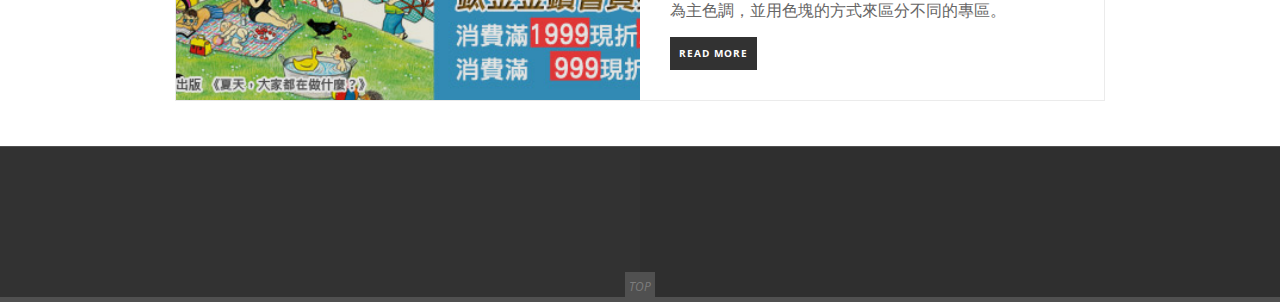
<file: index1223.html>
<!DOCTYPE html>
<html lang="en">
<head>
<!-- Global site tag (gtag.js) - Google Analytics -->
<script async src="https://www.googletagmanager.com/gtag/js?id=UA-119703450-1"></script>
<script>
  window.dataLayer = window.dataLayer || [];
  function gtag(){dataLayer.push(arguments);}
  gtag('js', new Date());

  gtag('config', 'UA-119703450-1');
</script>
<!--END  Global site tag (gtag.js) - Google Analytics -->

<meta http-equiv="Content-Type" content="text/html; charset=UTF-8">
  <style type="text/css">.gm-style .gm-style-mtc label,.gm-style .gm-style-mtc div{font-weight:400}</style>
  <link type="text/css" rel="stylesheet" href="/css">
  <link rel="Shortcut Icon" type="image/x-icon" href="index/id.ico"/><!-- 網頁標籤 -->
  <style type="text/css">.gm-style .gm-style-cc span,.gm-style .gm-style-cc a,.gm-style .gm-style-mtc div{font-size:10px}</style>
  <style type="text/css">@media print {  .gm-style .gmnoprint, .gmnoprint {    display:none  }}@media screen {  .gm-style .gmnoscreen, .gmnoscreen {    display:none  }}</style>
    
    <meta http-equiv="X-UA-Compatible" content="IE=edge">
    <meta name="viewport" content="width=device-width, initial-scale=1">


    <title>Hi I'm Sandy</title>

    <!-- Bootstrap -->
    <link href="css/bootstrap.min.css" rel="stylesheet">
    <!-- Icons -->
    <link href="css/font-awesome.min.css" rel="stylesheet">
    <!-- typed style -->
    <link href="css/typed.css" rel="stylesheet">
    <!-- Themes styles-->
    <link href="css/style.css" rel="stylesheet">

    <!-- <link href="assets/theme/css/skin-black.css" rel="stylesheet"> -->
  <script type="text/javascript" charset="UTF-8" src="js/common.js"></script>
  <script type="text/javascript" charset="UTF-8" src="js/util.js"></script>
  <script type="text/javascript" charset="UTF-8" src="js/map.js"></script>
  <script type="text/javascript" charset="UTF-8" src="js/marker.js"></script>
  <style type="text/css">
    .gm-style {
        font: 400 11px Roboto, Arial, sans-serif;
        text-decoration: none;
      }
    .gm-style img { max-width: none; }
    

  </style>
      <script type="text/javascript" charset="UTF-8" src="js/onion.js"></script>
      <script type="text/javascript" charset="UTF-8" src="js/controls.js"></script>
      <script type="text/javascript" charset="UTF-8" src="js/stats.js"></script>
</head>



<body data-spy="scroll" data-target=".menu-area" data-offset="200" class="  pace-done" style="">
    <!--wrapper page-->
    <div class="wrapper" style="visibility: visible; opacity: 1;">

      <!-- Main Header -->
      <header class="main-header" id="home">
        <div class="content-table header-content-fixed ">
          <div class="whoim">
            <div class="box-line text-uppercase text-bold">
              Hi There
            </div>
          </div>
          <div class="v-content">
            <div class="container">
              <h1 class="text-uppercase color-dark name">I’m Yu Shan</h1>
              <h4 class="text-uppercase color-dark font-alt job"><span id="typed" class="typed"></span><span class="typed-cursor">.</span></h4>
            </div>
          </div>
        </div>


        <!-- Main navbar -->
        <div class="menu-area">
          <div class="toogle-bars">
            <a href="#menu-collapse" data-toggle="collapse" class="collapsed" aria-expanded="false"><i></i> <i></i> MENU</a>
          </div>
          <div class="menu-collapse collapse" id="menu-collapse" aria-expanded="false" style="height: 0px;">
            <div class="container">
              <div class="row">
                <div class="col-md-3">
                  <ul class="breadcrumb main-nav no-space">
                    <li class="link-inpage"><a href="mailto:sandylinuk@gmail.com" id="hireme-tab" class="link-inpage" ><i><img src="index/hire-icon.jpg" style="width: 6%;"></i> Hire Me Now</a></li>
                  </ul>
                </div>
                <div class="col-md-6">
                    <ul class="breadcrumb main-nav nav">
                        <li class="active"><a href="#home" class="link-inpage">Home</a></li>
                        <li class=""><a href="#about" class="link-inpage">About</a></li>
                        <li class=""><a href="#resume" class="link-inpage">Resume</a></li>
                        <li class=""><a href="#portfolio" class="link-inpage">Portfolio</a></li>
                        <li class=""><a href="#blog" class="link-inpage">Web Design</a></li>
                    </ul>
                </div><!--col-md-6 end-->
              </div><!--row end-->
            </div>
          </div>
        </div><!-- End Main navbar -->
      </header><!-- End Main Header -->

      <!-- ABOUT ME -->
      <section id="about" class="block-section">
        <div class="clearfix my-profile">
          <div class="my-pict">
            <div class="overfly">
              <div class="text-botttom">
                <h2 class="text-uppercase color-dark text-bold" style="color: white">Yu Shan Lin</h2>
                <h5 class="text-uppercase color-dark font-alt" style="color: white">Being aggressive、 learn new things in a short time and carry out my job independently.</h5>
              </div>
            </div>
          </div>
          <div class="my-desc">
            <div class="bg-secondary clearfix">
              <div class="inner-text">
                <h3 class=" color-dark no-margin-top">您好<br>我是妤珊</h3>
                <p class="no-margin">高中、大學均就讀設計科系。<br>畢業後仍持續進修學習，在2016年1月參加資策會:UIUX互動式網頁設計班的課程，除了加強使用者經驗的規劃能力，也認真學習HTML5/CSS3等相關網頁技能的架構與運用。並於同年10月，投入於電商產業，主要負責: RWD客製活動專頁、EDM、Banner、協助官網改版製作。</p><br>
                <p class="no-margin">為了能接觸更多不同型態的網頁設計，轉職於國內證券公司，主要負責協助製作網頁廣告EDM、Banner、官網改版與官網ＡＰＰ相關設計、展場與平面印刷物、ＲＷＤ活動頁版面設計與部份切版。<br>因職務上經常需要跨部門的協調與溝通，所以也能懂得如何團隊合作，製作過程中常面臨專案調整與上線時間的壓力，因而培養出高抗壓與時間管理的能力。</p><br>
                <p class="no-margin">隨著時間的累積成長，讓我有信心面對各個挑戰，而在工作上和同事或部門之間的溝通，也能用心傾聽、協調彼此在合作上的共識，與團隊一起達到目標。相信自己的加入能為公司帶來助力。</p><br>
                <p class="no-margin">感謝您撥冗閱讀本人簡歷，至盼有與您進一步面談的機會，謝謝。</p>

              </div>
            </div>
            <div class="bg-dark clearfix">
              <div class="inner-text">
                <p class="no-margin color-light ">
                  <strong class="fix-width-100"><i><img src="index/phone_w.png" style="width: 23%; opacity: 0.8;"></i> Phone</strong> : 0909-482067<br>
                  <strong class="fix-width-100"><i><img src="index/mail_w.png" style="width: 23%; opacity: 0.8;"></i> Email</strong> : <a href="mailto:sandylinuk@gmail.com" style="color: white;">sandylinuk@gmail.com</a><br>
                  <!--<strong class="fix-width-100"><i class="fa fa-globe margin-right-3">    opacity: 0.8;</i> Website</strong> : www.someonedomain.me<br>-->
                  <strong class="fix-width-100"><i><img src="index/add_w.png" style="width:23%; opacity: 0.8;"></i> Adresse</strong> : 台灣Taiwan,台北Taipei<br>
                </p>
              </div>
            </div>
          </div>
        </div>
      </section><!-- END ABOUT ME -->
      
      <!-- others-->
      <section id="others" class="block-section">
        <div class="container">
            <ul class="services list-unstyled clearfix">
              <li class="col-sm-4 no-padding">
                <a href="https://www.linkedin.com/in/yu-shan-lin-a9593611b/" target="blank" style="text-decoration:none;"><div class="box">
                  <div class="ic"><img src="index/linkedin_logo.png" style="width:23%;"></div>
                  <h5 class="text-uppercase color-dark">Linkedin</h5>
                </div></a>
              </li>
              <li class="col-sm-4 no-padding">
                <a href="https://www.pinterest.com/yushanlin13/" target="blank" style="text-decoration:none;"><div class="box">
                  <div class="ic"><img src="index/pinterest_logo.png" style="width:23%;"></div>
                  <h5 class="text-uppercase color-dark">Pinterest</h5>
                </div></a>
              </li>
              <li class="col-sm-4 no-padding">
                <a href="https://codepen.io/Sandy013/" target="blank" style="text-decoration:none;"><div class="box ">
                  <div class="ic"><img src="index/coldpen_logo.png" style="width:23%;"></div>
                  <h5 class="text-uppercase color-dark">Coldpen</h5>
                </div></a>
              </li>
            </ul>
          </div>
      </section><!--END others -->
      

      <!-- RESUME -->
      <section id="resume" class="block-section">
        <!--EMPLOYEMNT-->
        <div class=" shape-bottom">
          <div class="bg-secondary block-title">
            <div class="container">
              <h2 class="text-uppercase color-dark text-bold no-margin">Employment</h2>
              <div class="title-icon"> <i>工作經歷</i> </div>
            </div>
          </div>
        </div>

        <div class="container-medium ">
          <div class="list-employment">
            <ul class="list-unstyled  clearfix">
              <li>
                <div class="number font-alt">01</div>
                <div class="desc">
                  <div class="ic"><img src="index/capital_logo.png"></div>&nbsp;
                  <h5 class="text-uppercase color-dark text-bold">群益金融集團-網頁設計</h5>
                  <p>協助製作網頁廣告EDM、Banner、官網改版、平面印刷物、活動頁版面設計與部份切版。職務上需要經常跨部門的協調與溝通。</p>
                  <p class="font-alt color-dark">  台北.台灣 (2018/6-2019/present)</p>
                </div>
              </li>            
              <li>
                <div class="number font-alt">02</div>
                <div class="desc">
                  <div class="ic"><img style="width: 165px;" src="index/ks-logo.png"></div>&nbsp;  
                  <h5 class="text-uppercase color-dark text-bold">金石堂網路書局-網頁視覺設計</h5>
                  <p>製作互動式活動專頁、網頁廣告EDM、Banner、協助官網改版等。職務上需要經常跨部門的協調與溝通。</p>
                  <p class="font-alt color-dark">  台北.台灣 (2016/10-2018)</p>
                </div>
              </li>
                            
            </ul>
          </div>
        </div><!--END EMPLOYEMNT-->

        <!--EDUCATION-->
        <div class=" shape-bottom">
          <div class="bg-secondary block-title">
            <div class="container">
              <h2 class="text-uppercase color-dark text-bold no-margin">Education</h2>
              <div class="title-icon"> <i>教育背景</i> </div>
            </div>
          </div>
        </div>
        <div class="container-medium">
          <div class="list-education">
            <ul class="list-unstyled  clearfix">
              <li>
                <div class="number font-alt">01</div>
                <div class="desc">
                  <div class="ic"><img style="width: 150px;" src="index/III.png"></div>
                  <h5 class="text-uppercase color-dark text-bold">資策會-UI/UX互動式網頁設計</h5>
                  <p>Illustrator/Photoshop/HTML5/CSS3、使用者經驗規劃網站架構流程</p>
                  <p class="font-alt color-dark">  台北.台灣 (2016/01-2016/06)</p>
                </div>
              </li>
              <li>
                <div class="number font-alt">02</div>
                <div class="desc">
                  <div class="ic"><img style="width: 200px;" src="index/stut.png"></div>               
                  <h5 class="text-uppercase color-dark text-bold">私立南台科技大學-視覺傳達設計系</h5>
                  <p>商業設計/平面設計/產品包裝與規劃</p>
                  <p class="font-alt color-dark"> 台南.台灣 (2006/09-2009/06)</p>
                </div>
              </li>
              <li>
                <div class="number font-alt">03</div>
                <div class="desc">
                  <div class="ic"><img style="width: 130px;" src="index/school.jpg"></div>
                  <h5 class="text-uppercase color-dark text-bold">市立海青工商-美廣科</h5>
                  <p>美術工藝設計/基礎繪畫/印刷/攝影</p>
                  <p class="font-alt color-dark "> 高雄.台灣 (2003/09-2005/06)</p>
                </div>
              </li>
            </ul>
          </div>
        </div> <!--END EDUCATION-->

        <!--SKILLS-->
        <div class=" shape-bottom">
          <div class="bg-secondary block-title">
            <div class="container">
              <h2 class="text-uppercase color-dark text-bold no-margin">Skills</h2>
              <div class="title-icon"> <i>專業技能</i> </div>
            </div>
          </div>
        </div>

        <div class="container-medium">

          <!--SKIL CHART BOTTOM-->
          <ul class="skill bottom list-unstyled clearfix">
            <li class="col-sm-3 col-xs-6 no-padding">
              <div class="box br-right">
                <span class="chart" data-percent="85">
                  <span class="percent">85</span>
                <canvas height="220" width="220" style="height: 110px; width: 110px;"></canvas></span>
                <div class="text-uppercase  color-dark">Photoshop</div>
              </div>
            </li>
            <li class="col-sm-3 col-xs-6 no-padding">
              <div class="box br-right">
                <span class="chart" data-percent="80">
                  <span class="percent">80</span>
                <canvas height="220" width="220" style="height: 110px; width: 110px;"></canvas></span>
                <div class="text-uppercase  color-dark">Illustrator</div>
              </div>
            </li>            
            <li class="col-sm-3 col-xs-6 no-padding">
              <div class="box br-right">
                <span class="chart" data-percent="70">
                  <span class="percent">70</span>
                <canvas height="220" width="220" style="height: 110px; width: 110px;"></canvas></span>
                <div class="text-uppercase  color-dark">HTML</div>
              </div>
            </li>
            <li class="col-sm-3 col-xs-6 no-padding">
              <div class="box br-right">
                <span class="chart" data-percent="65">
                  <span class="percent">65</span>
                <canvas height="220" width="220" style="height: 110px; width: 110px;"></canvas></span>
                <div class="text-uppercase  color-dark">CSS</div>
              </div>
            </li>
          </ul><!--END SKIL CHART BOTTOM-->


          <!-- MORE SKILS -->
          <div class="title-border">
            <h5 class="text-uppercase color-dark no-margin text-bold ">MORE SKILLS</h5>
            <div class="title-icon"> <i>其他技能</i> </div>
          </div>  

          <div class="row">
            <div class="col-sm-6">
              <ul class="list-unstyled list-progress">
                <li>
                  <div class="text-uppercase color-dark title "><span>Creative</span>  <small>70%</small></div>
                  <div class="progress-line">
                    <div class="line" data-holdwidth="70%" style="width: 70%;"></div>
                  </div>
                </li>
                <li>
                  <div class="text-uppercase color-dark title">Team player   <small>85%</small></div>
                  <div class="progress-line">
                    <div class="line" data-holdwidth="85%" style="width: 85%;"></div>
                  </div>
                </li>
                <li>
                  <div class="text-uppercase color-dark title">Communication   <small>80%</small></div>
                  <div class="progress-line">
                    <div class="line" data-holdwidth="80%" style="width: 80%;"></div>
                  </div>
                </li>
              </ul>
            </div>
            <div class="col-sm-6">
              <ul class="list-unstyled list-progress">
                <li>
                  <div class="text-uppercase color-dark title">English <small>65%</small></div>
                  <div class="progress-line">
                    <div class="line" data-holdwidth="65%" style="width: 65%;"></div>
                  </div>
                </li>
                <li>
                  <div class="text-uppercase color-dark title">Taiwanese  <small>65%</small></div>
                  <div class="progress-line">
                    <div class="line" data-holdwidth="65%" style="width: 65%;"></div>
                  </div>
                </li>
                <li>
                  <div class="text-uppercase color-dark title">Mandarin  <small>90%</small></div>
                  <div class="progress-line">
                    <div class="line" data-holdwidth="90%" style="width: 90%;"></div>
                  </div>
                </li>
              </ul>
            </div>
          </div><!-- END MORE SKILS -->
          <div class="white-space-50"></div>
        </div>

        <!-- DOWNLOAD & PRVIEW BTN -->
        <div class="parallax-bg bg1" style="background-position: 50% 94px;">
          <div class="container">
            <div class="padding30 text-center">
              <a href="CV.pdf" target="blank" class="btn btn-flat-line btn-default light-font "><i>下載履歷</i>  Download CV</a>
            </div>
          </div>
        </div><!-- END DOWNLOAD & PRVIEW BTN -->
      </section><!-- END SERVICES-->


      <!--PORTFOLIO-->
      <section id="portfolio" class="block-section">
        <!--PORTFOLIO TITLE-->
        <div class=" shape-bottom">
          <div class="bg-secondary block-title">
            <div class="container">
              <h2 class="text-uppercase color-dark text-bold no-margin">Portfolio</h2>
              <div class="title-icon"> <i>作品集</i> </div>
            </div>
          </div>
        </div><!--END PORTFOLIO TITLE-->

        <!--List Work-->
        <div class="block-page">
          <div class="container-medium clearfix">
            <div class="row list-work" style="margin-top: 30px;">

              <div class="col-md-4 col-sm-6">
                <div class="box-work">
                  <div class="work-preview">
                    <img src="index/box1.jpg" alt="">
                    <div class="hover">
                      <div class="link-btns">
                        <a href="index/box1.jpg" title="banner" target="blank"><i><img src="index/zoom-icon.png" style="width: 80%;"></i></a>
                      </div>
                      <a class="project-title">股東贈品＿彩盒包裝設計Ａ</a>
                    </div>
                  </div>
                </div>
              </div>               
              <div class="col-md-4 col-sm-6">
                <div class="box-work">
                  <div class="work-preview">
                    <img src="index/box2.jpg" alt="">
                    <div class="hover">
                      <div class="link-btns">
                        <a href="index/box2.jpg" title="banner" target="blank"><i><img src="index/zoom-icon.png" style="width: 80%;"></i></a>
                      </div>
                      <a class="project-title">股東贈品＿彩盒包裝設計B</a>
                    </div>
                  </div>
                </div>
              </div>
              <div class="col-md-4 col-sm-6">
                <div class="box-work">
                  <div class="work-preview">
                    <img src="index/edm1.jpg" alt="">
                    <div class="hover">
                      <div class="link-btns">
                        <a href="index/edm1.jpg" title="banner" target="blank"><i><img src="index/zoom-icon.png" style="width: 80%;"></i></a>
                      </div>
                      <a class="project-title">EDM設計</a>
                    </div>
                  </div>
                </div>
              </div>
              <div class="col-md-4 col-sm-6">
                <div class="box-work">
                  <div class="work-preview">
                    <img src="index/edm2.jpg" alt="">
                    <div class="hover">
                      <div class="link-btns">
                        <a href="index/edm2.jpg" title="banner" target="blank"><i><img src="index/zoom-icon.png" style="width: 80%;"></i></a>
                      </div>
                      <a class="project-title">EDM設計</a>
                    </div>
                  </div>
                </div>
              </div>
              <div class="col-md-4 col-sm-6">
                <div class="box-work">
                  <div class="work-preview">
                    <img src="index/edm3.jpg" alt="">
                    <div class="hover">
                      <div class="link-btns">
                        <a href="index/edm3.jpg" title="banner" target="blank"><i><img src="index/zoom-icon.png" style="width: 80%;"></i></a>
                      </div>
                      <a class="project-title">EDM設計</a>
                    </div>
                  </div>
                </div>
              </div>
              <div class="col-md-4 col-sm-6">
                <div class="box-work">
                  <div class="work-preview">
                    <img src="index/APP icons.jpg" alt="">
                    <div class="hover">
                      <div class="link-btns">
                        <a href="index/APP icons.jpg" title="banner" target="blank"><i><img src="index/zoom-icon.png" style="width: 80%;"></i></a>
                      </div>
                      <a class="project-title">全球交易贏家APP icons</a>
                    </div>
                  </div>
                </div>
              </div>
              <div class="col-md-4 col-sm-6">
                <div class="box-work">
                  <div class="work-preview">
                    <img src="index/icons1.jpg" alt="">
                    <div class="hover">
                      <div class="link-btns">
                        <a href="index/icons1.jpg" title="banner" target="blank"><i><img src="index/zoom-icon.png" style="width: 80%;"></i></a>
                      </div>
                      <a class="project-title">MOA多合一開戶 icon</a>
                    </div>
                  </div>
                </div>
              </div>                                                                           
              <div class="col-md-4 col-sm-6">
                <div class="box-work">
                  <div class="work-preview">
                    <img src="index/banner.jpg" alt="">
                    <div class="hover">
                      <div class="link-btns">
                        <a href="index/banner.jpg" title="banner" target="blank"><i><img src="index/zoom-icon.png" style="width: 80%;"></i></a>
                      </div>
                      <a class="project-title">雜誌 Banner</a>
                    </div>
                  </div>
                </div>
              </div>
              <div class="col-md-4 col-sm-6">
                <div class="box-work">
                  <div class="work-preview">
                    <img src="index/banner3.jpg" alt="">
                    <div class="hover">
                      <div class="link-btns">
                        <a href="index/banner3.jpg" title="pic 02" ><i><img src="index/zoom-icon.png" style="width: 80%;"></i></a>
                      </div>
                      <a class="project-title">雜誌 Banner</a>
                    </div>
                  </div>
                </div>
              </div>
            <!--BTN SHOW MORE-->
            <div class="box-btn-more"><a href="https://www.pinterest.com/yushanlin13/" target="blank" class="btn btn-flat-line btn-link" id="more-work"> Show More</a></div>
          </div>
        </div><!--END List WOrk-->
      </section>


      <!--Web Design (RWD)-->
      <section id="blog" class="block-section">
        <!--Web Design (RWD) TITLE-->
        <div class=" shape-bottom">
          <div class="bg-secondary block-title">
            <div class="container">
              <h2 class="text-uppercase color-dark text-bold no-margin">Web Design (RWD)</h2>
              <div class="title-icon"> <i>網頁作品</i> </div>
            </div>
          </div>
        </div><!--END Web Design (RWD) TITLE-->

        <div class="block-page">
          <div class="container-medium">
            <!--LIST Web Design (RWD)-->
            <ul class="list-unstyled list-blog">
              <li>
                <div class="clearfix box-blog">
                  <a href="https://www.kingstone.com.tw/event/1802_a171/171.asp" target="blank"><div class="blog-bg" data-holdbg="index/540x250_dragon107.jpg" style="background-image: url(&quot;index/540x250_dragon107.jpg&quot;);"></a>&nbsp;
                    <!--<div class="blog-ic"><i class="fa fa-pencil"></i></div>-->
                  </div>
                  <div class="blog-content">
                    <h5 class="text-uppercase color-dark text-bold">第十三屆龍顏書獎</h5>
                    <div class="post-meta font-alt">
                      <span>2018.03~05</span>                    
                    </div>
                    <p><span style="font-weight: bold;">活動簡介: </span>&nbsp;龍顏基金會和金石堂書店合辦「龍顏fun書獎」書展活動已行之有年，此活動為鼓勵國小、國中及高中職的學子們增進閱讀、寫作表達能力而設立。</p>
                    <p><span style="font-weight: bold;">創作理念: </span>&nbsp;小小超人手持鋼筆，搭上書的魔毯，用文字創作的無限想像和力量，向這個世界發聲！</p>
                    <a href="https://www.kingstone.com.tw/event/1802_a171/171.asp" target="blank" class="btn btn-xs btn-flat-solid primary-btn">Read More</a>
                  </div>
                </div>
              </li>
              <li>
                <div class="clearfix box-blog">
                  <a href="https://sandylin.updog.co/07mer.html" target="blank"><div class="blog-bg" data-holdbg="index/540x250_mkt180307mer.jpg" style="background-image: url(&quot;index/540x250_mkt180307mer.jpg&quot;);"></a>&nbsp;
                    <!--<div class="blog-ic"><i class="fa fa-picture-o"></i></div>-->
                  </div>
                  <div class="blog-content">
                      <h5 class="text-uppercase color-dark text-bold">金石堂週年慶</h5>
                      <div class="post-meta font-alt">
                        <span>2018.03</span>                    
                      </div>
                      <p><span style="font-weight: bold;">活動簡介: </span>&nbsp;金石堂i閱讀會員，週年慶特別活動專頁</p>
                      <p><span style="font-weight: bold;">創作理念: </span>&nbsp;
                      夏日繽紛的色彩搭配，營造出歡愉快樂的氛圍。</p>
                      <!--<a href="https://sandylin.updog.co/07mer.html" target="blank" class="btn btn-xs btn-flat-solid primary-btn">Read More</a>-->
                      <a href="https://sandylin.updog.co/07mer.html" target="blank" class="btn btn-xs btn-flat-solid primary-btn">Read More</a>
                  </div><!-- blog-content end-->
                </div>
              </li>
              <li>
                <div class="clearfix box-blog">
                  <a href="https://sandylin.updog.co/summer.html" target="blank"><div class="blog-bg" data-holdbg="index/540x250_mktsummer.jpg" style="background-image: url(&quot;index/540x250_mktsummer.jpg&quot;);">&nbsp;</a>
                    <!--<div class="blog-ic"><i class="fa fa-camera-retro"></i></div>-->
                  </div>
                  <div class="blog-content">
                      <h5 class="text-uppercase color-dark text-bold">全館六月年中慶</h5>
                      <div class="post-meta font-alt">
                        <span>2017.06</span>                    
                      </div>
                      <p><span style="font-weight: bold;">活動簡介: </span>&nbsp;全館別六月年中慶活動</p>
                      <p><span style="font-weight: bold;">創作理念: </span>&nbsp;
                      讓六月的夏日充滿涼爽舒適的感覺，使用藍色為主色調，並用色塊的方式來區分不同的專區。</p>
                      <!--<a href="https://sandylin.updog.co/summer.html" target="blank" class="btn btn-xs btn-flat-solid primary-btn">Read More</a>-->
                      <a href="https://sandylin.updog.co/summer.html" target="blank" class="btn btn-xs btn-flat-solid primary-btn">Read More</a>
                  </div><!-- blog-content end-->
                </div>
              </li>
            </ul> <!--END LIST Web Design (RWD)-->

            <!--BTN SHOW MORE
            <div class="box-btn-more"><a href="#" class="btn btn-flat-line btn-link" id="more-blog"> Show More</a></div>-->
          </div>
        </div>
      </section> <!--END Web Design (RWD)-->


      <!--FOOTER-->
      <footer class="main-footer">
        <div class="container">
          <a href="#home" class="back-to-top"><i>TOP</i></a>
        </div><!--END container-->
      </footer><!--END FOOTER-->
    </div><!--End wrapper page-->


    <!-- jQuery (necessary for Bootstrap's JavaScript plugins) -->
    <script type="text/javascript" charset="UTF-8" src="js/jquery.js"></script>
    <script  src="js/bootstrap.min.js"></script>

    <!-- parallax bg js -->
    <script type="text/javascript" charset="UTF-8" src="js/jquery.parallax-1.1.3.js"></script>
    <!-- lightbox js -->
    <script type="text/javascript" charset="UTF-8" src="js/jquery.magnific-popup.min.js"></script>
    <!-- typed animation-->
    <script type="text/javascript" charset="UTF-8" src="js/typed.js"></script>
    <!-- easy chart-->
    <script type="text/javascript" charset="UTF-8" src="js/jquery.easypiechart.min.js"></script>
    <!-- simple Captcha -->
    <script type="text/javascript" charset="UTF-8" src="js/jquery.simpleCaptcha.js"></script>
    <!-- simple Ajax Uploader -->
    <script type="text/javascript" charset="UTF-8" src="js/SimpleAjaxUploader.min.js"></script>
    <!-- validate jquery-->
    <script type="text/javascript" charset="UTF-8" src="js/jquery.validate.min.js"></script>

    <!--=====================================================-->
    <!--configuration template-->
    <script type="text/javascript" charset="UTF-8" src="js/theme.js"></script>
  
<div style="display: block; position: absolute; overflow: hidden; margin: 0px; padding: 0px; opacity: 0; direction: ltr; z-index: 2147483583;"><input type="file" name="fileatt" style="position: absolute; right: 0px; margin: 0px; padding: 0px; font-size: 480px; font-family: sans-serif; cursor: pointer;"></div></body></html>
</file>
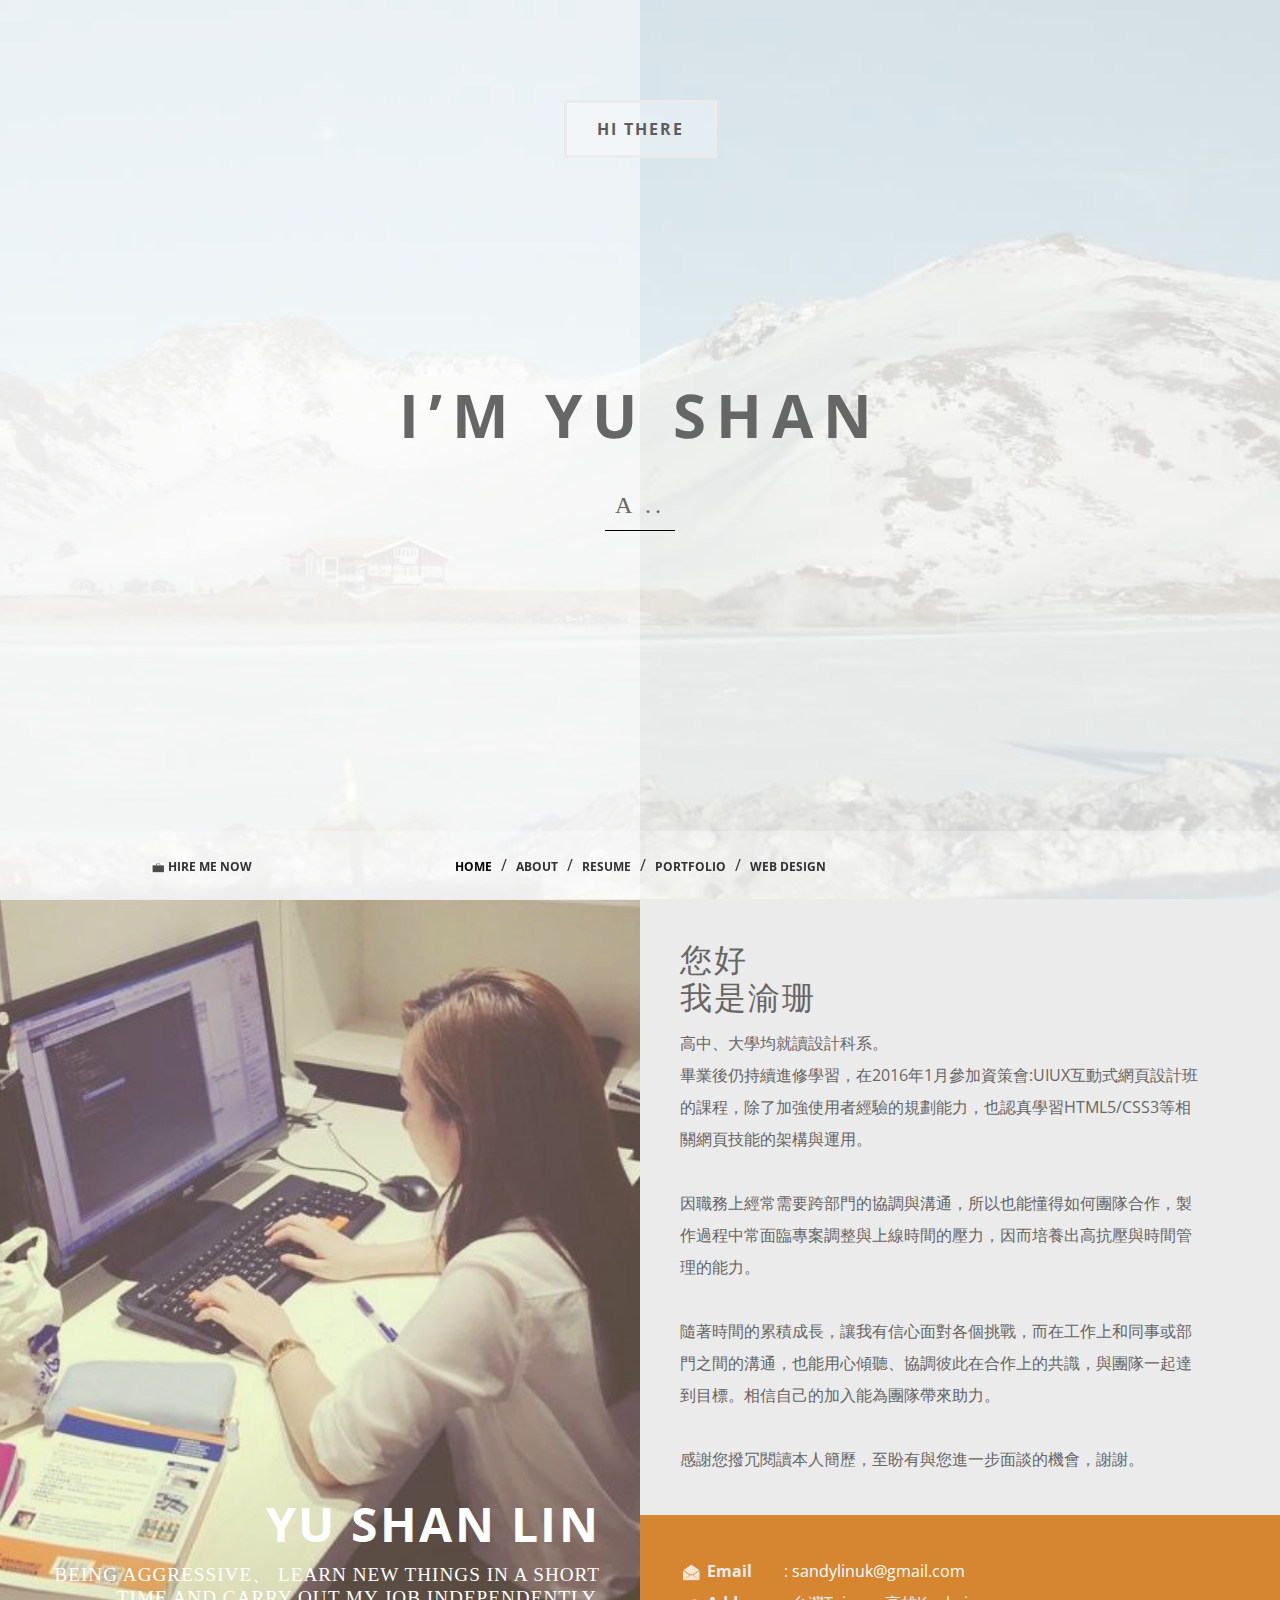
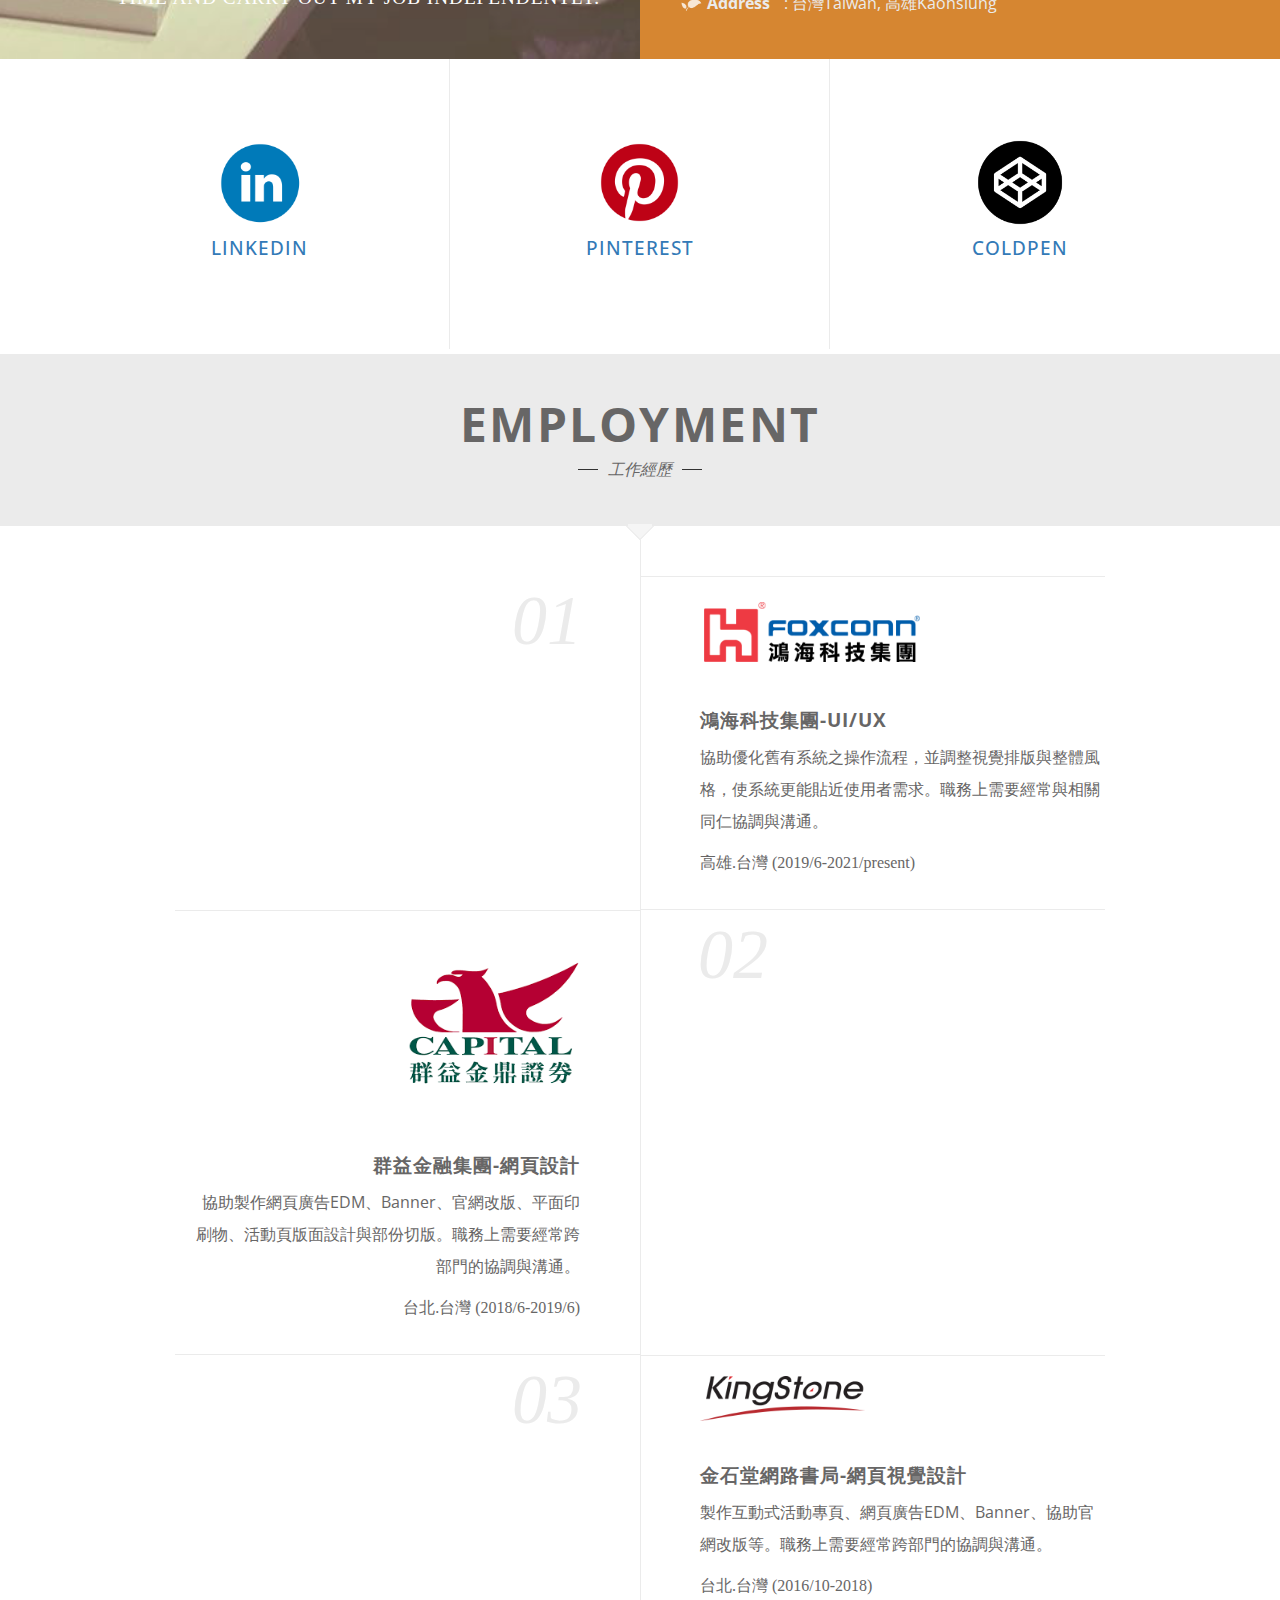
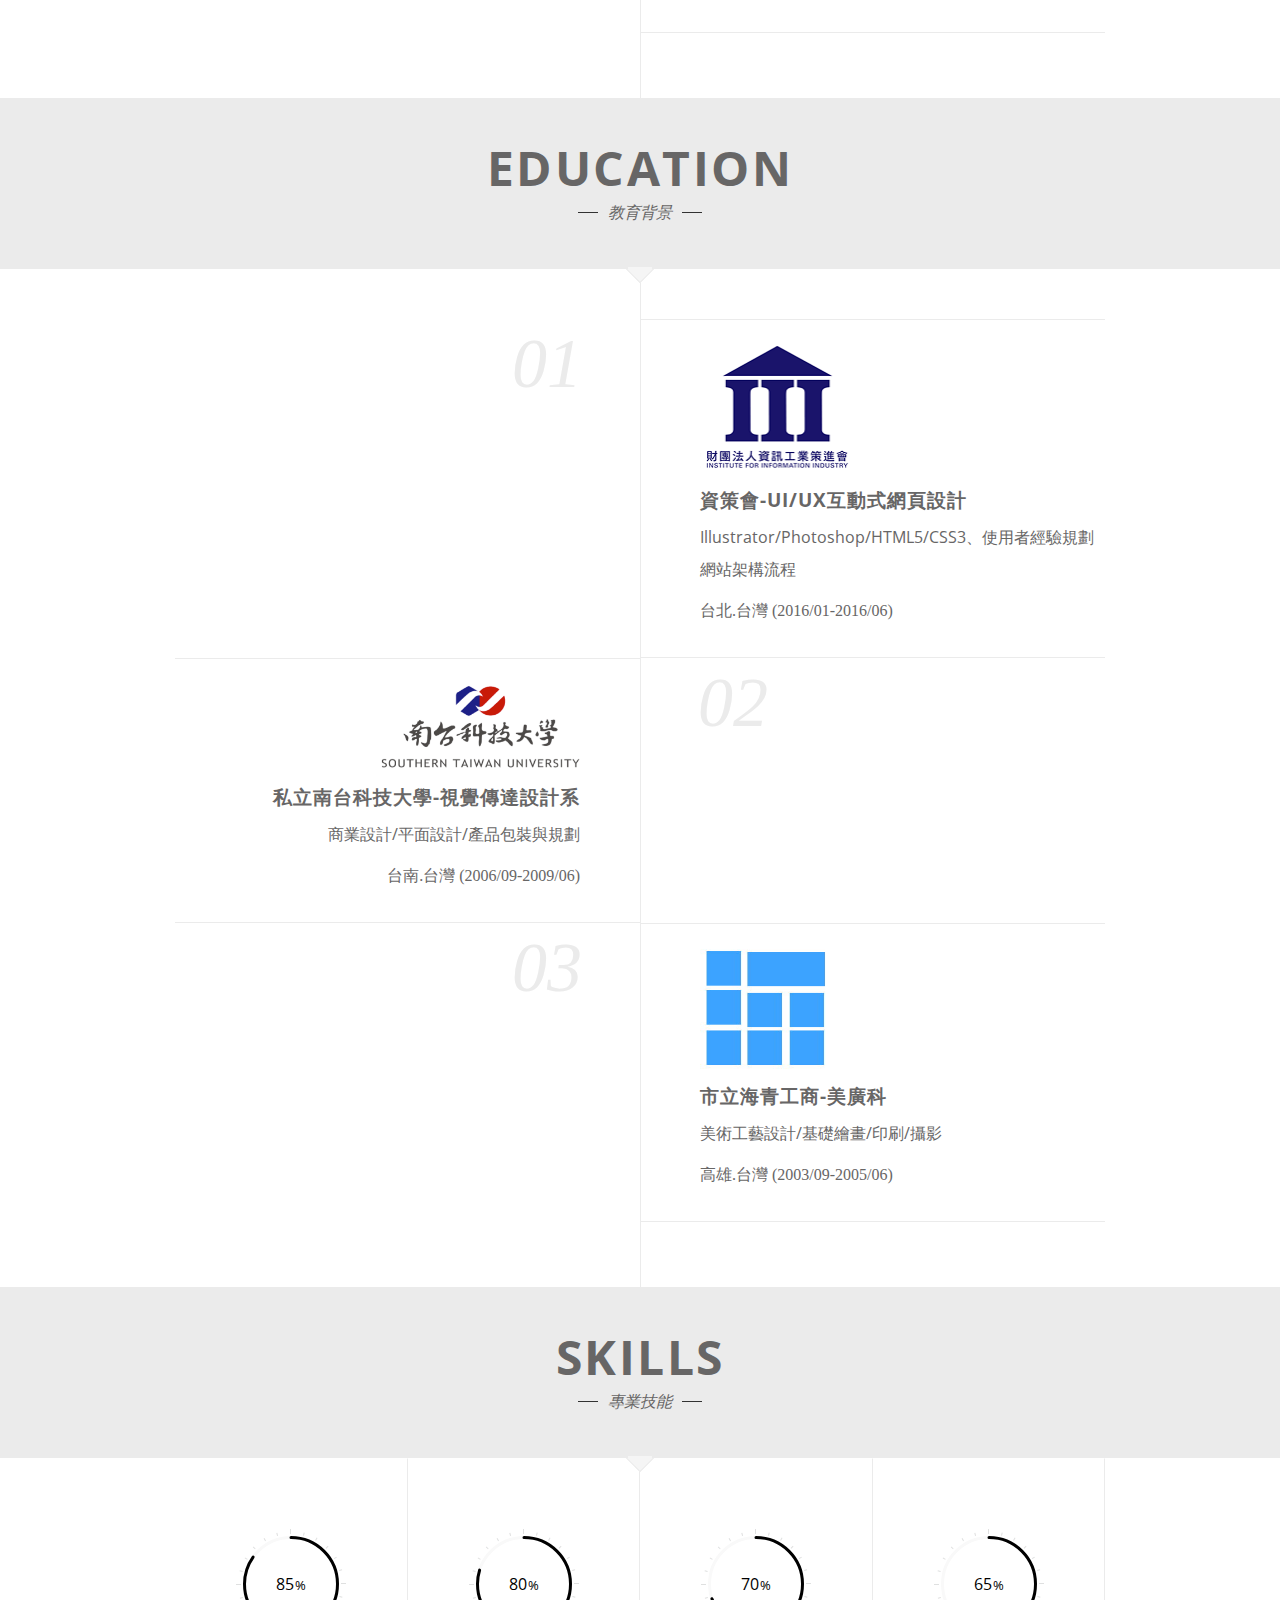
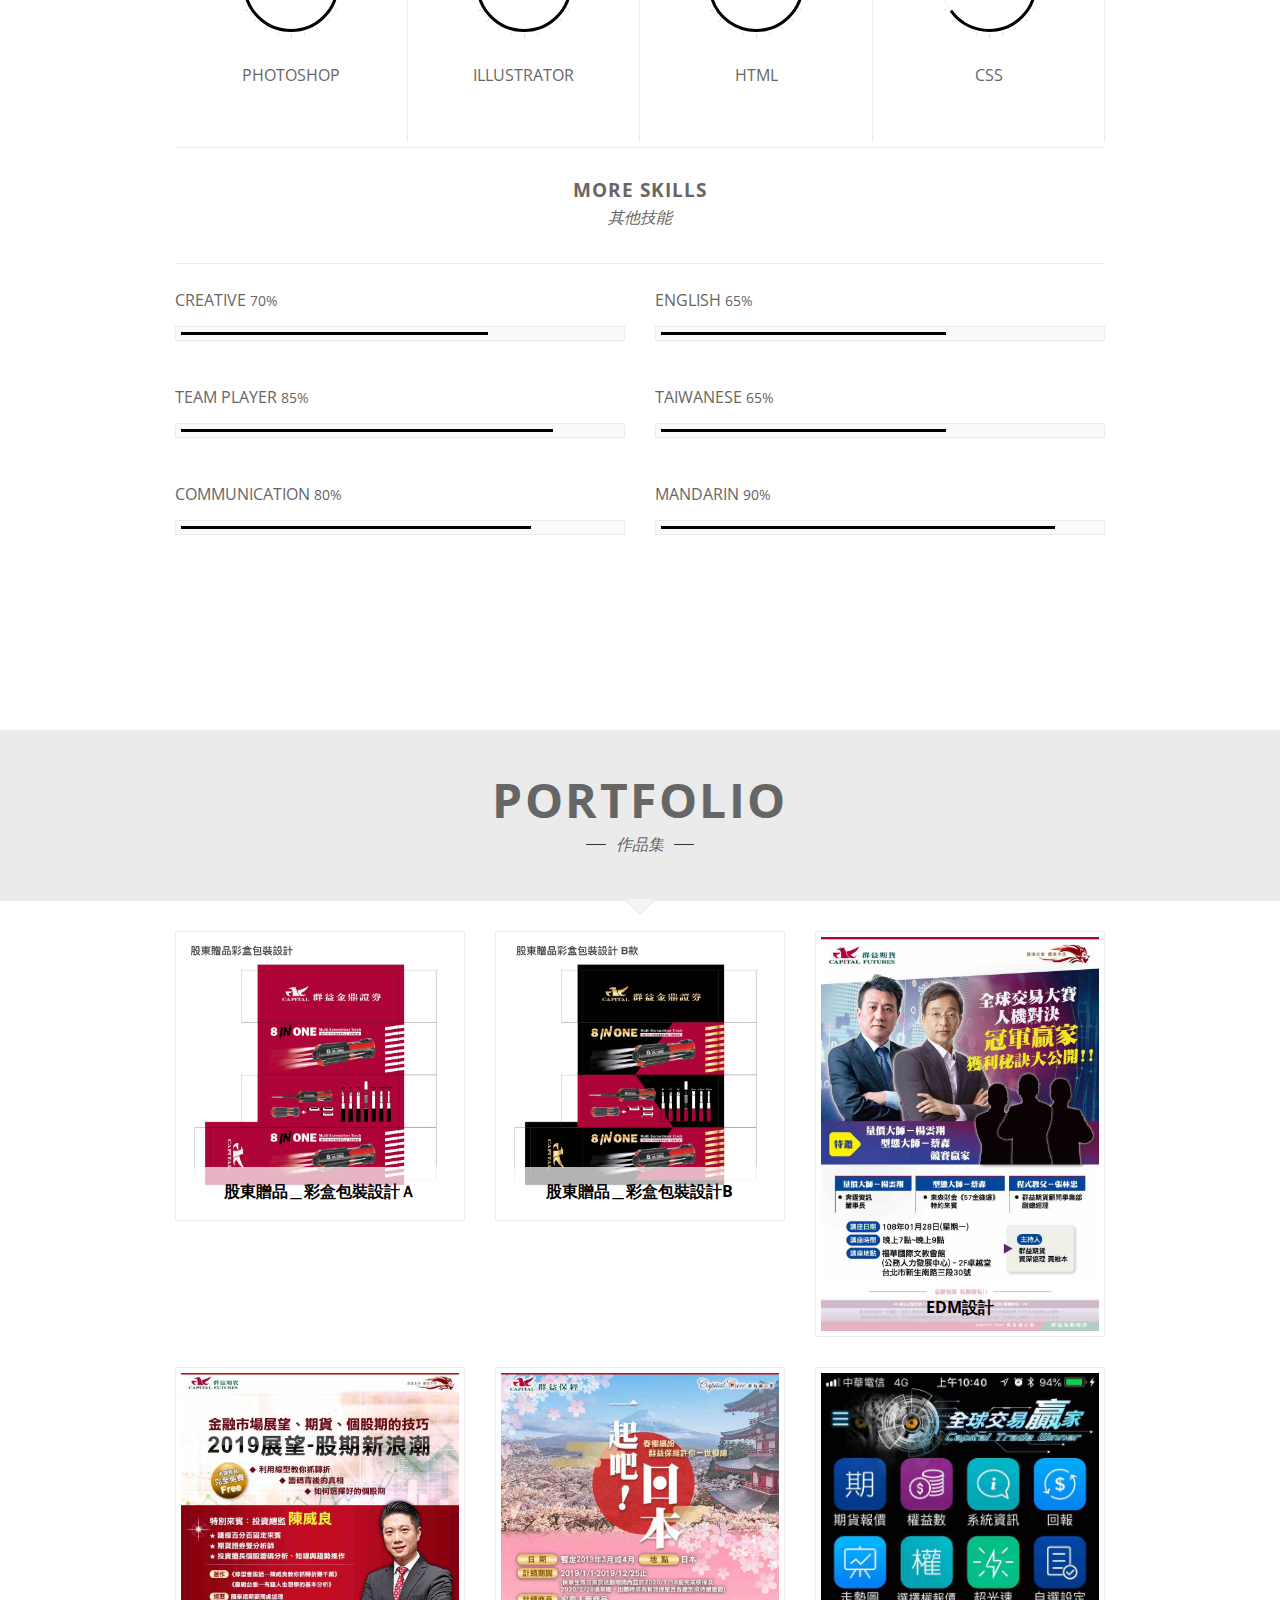
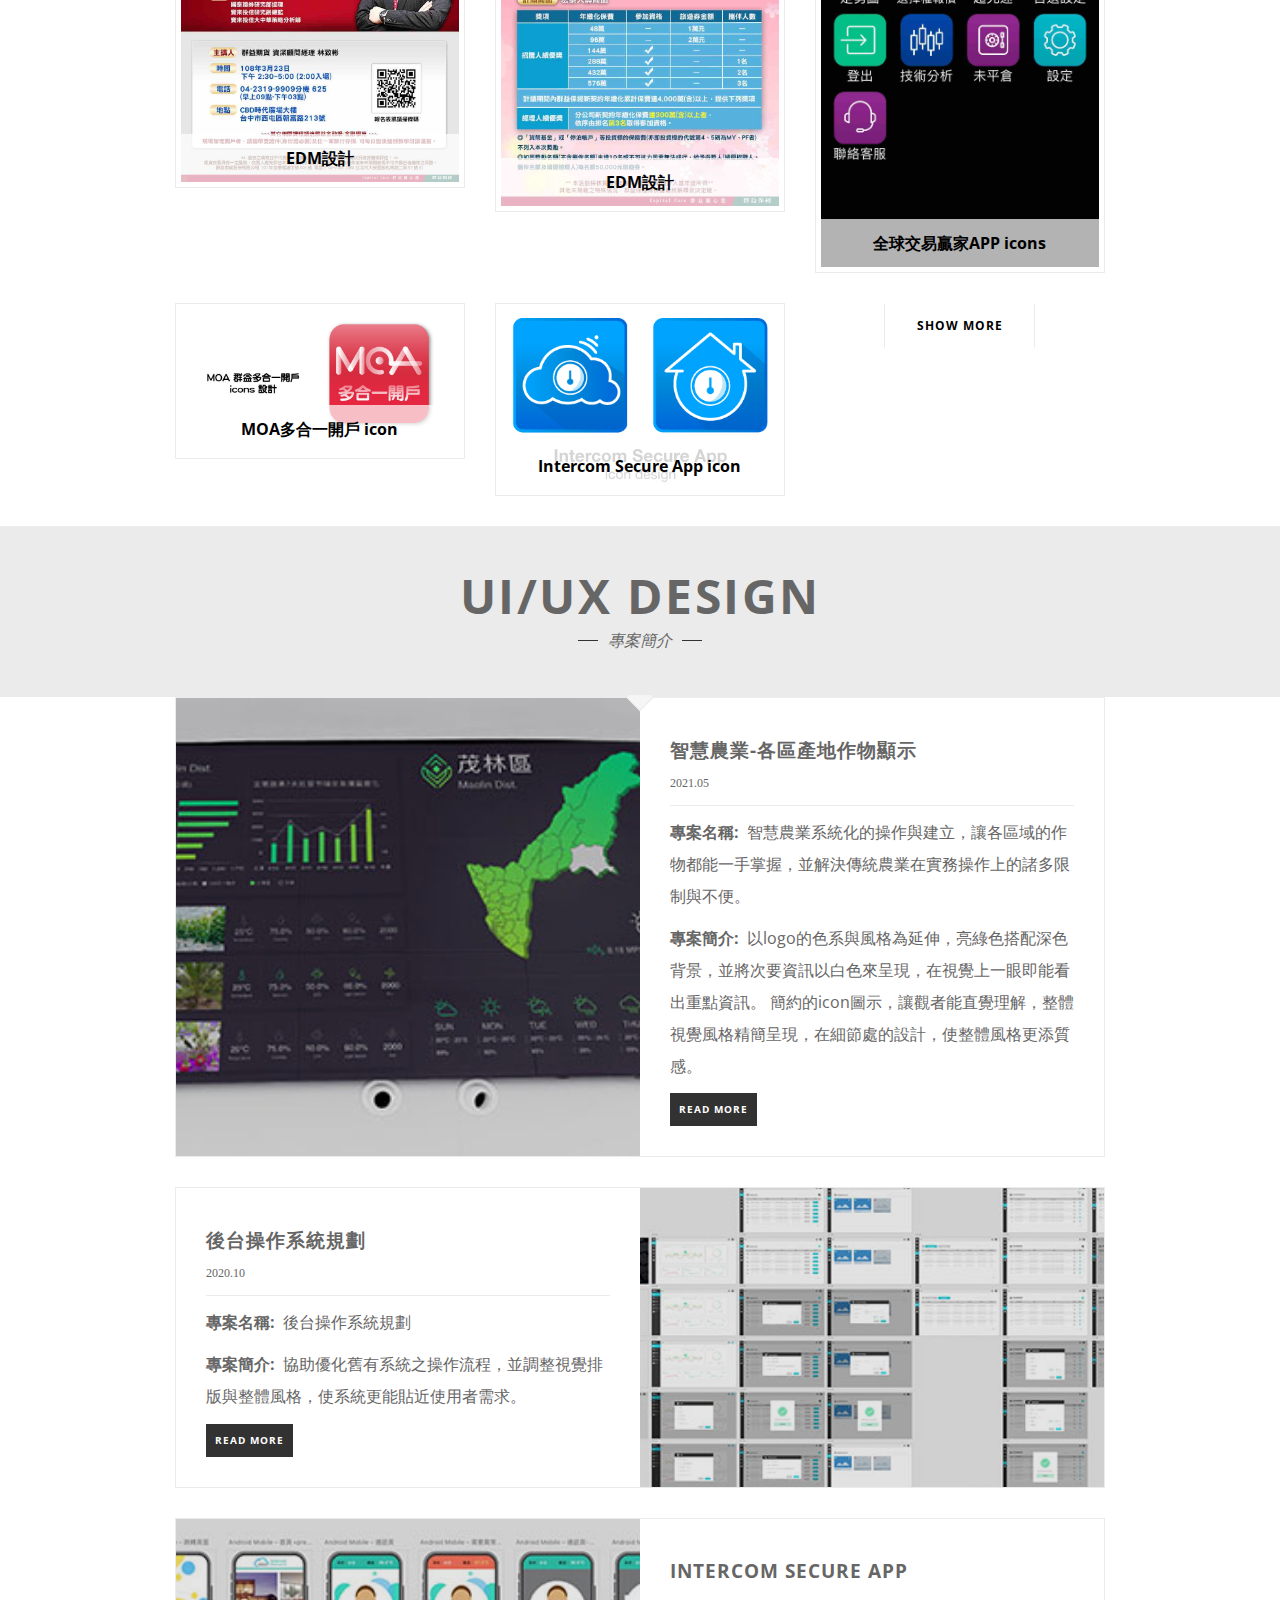
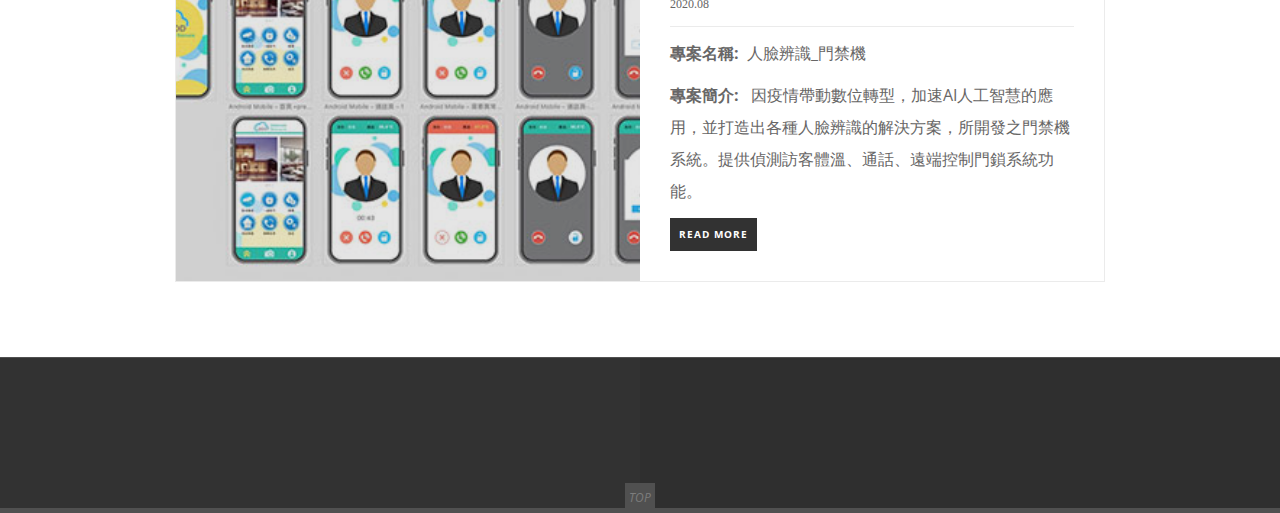
<file: index1224.html>
<!DOCTYPE html>
<html lang="en">
<head>
  <meta http-equiv="Content-Type" content="text/html; charset=UTF-8">
  <link type="text/css" rel="stylesheet" href="/css">
  <link rel="Shortcut Icon" type="image/x-icon" href="index/id.ico"/><!-- 網頁標籤 -->
  <style type="text/css">
    gm-style .gm-style-mtc label, .gm-style .gm-style-mtc div {
      font-weight: 400
    }

    .gm-style .gm-style-cc span, .gm-style .gm-style-cc a, .gm-style .gm-style-mtc div {
      font-size: 10px
    }

    @media print {
      .gm-style .gmnoprint, .gmnoprint {
        display: none
      }
    }

    @media screen {
      .gm-style .gmnoscreen, .gmnoscreen {
        display: none
      }
    }

    .gm-style {
      font: 400 11px Roboto, Arial, sans-serif;
      text-decoration: none;
    }

    .gm-style img {
      max-width: none;
    }

    .blog-content {
      padding-bottom: 30px;
    }
  </style>

  <meta http-equiv="X-UA-Compatible" content="IE=edge">
  <meta name="viewport" content="width=device-width, initial-scale=1">

  <title>Hi I'm Sandy</title>

  <!-- Bootstrap -->
  <link href="css/bootstrap.min.css" rel="stylesheet">
  <!-- Icons -->
  <link href="css/font-awesome.min.css" rel="stylesheet">
  <!-- typed style -->
  <link href="css/typed.css" rel="stylesheet">
  <!-- Theme styles -->
  <link href="css/style.css" rel="stylesheet">
  <!-- <link href="assets/theme/css/skin-black.css" rel="stylesheet"> -->
</head>


<body data-spy="scroll" data-target=".menu-area" data-offset="200" class="  pace-done" style="">
<!--wrapper page-->
<div class="wrapper" style="visibility: visible; opacity: 1;">

  <!-- Main Header -->
  <header class="main-header" id="home">
    <div class="content-table header-content-fixed ">
      <div class="whoim">
        <div class="box-line text-uppercase text-bold">
          Hi There
        </div>
      </div>
      <div class="v-content">
        <div class="container">
          <h1 class="text-uppercase color-dark name">I’m Yu Shan</h1>
          <h4 class="text-uppercase color-dark font-alt job"><span id="typed" class="typed"></span><span
            class="typed-cursor">.</span></h4>
        </div>
      </div>
    </div>

    <!-- Main navbar -->
    <div class="menu-area">
      <div class="toogle-bars">
        <a href="#menu-collapse" data-toggle="collapse" class="collapsed" aria-expanded="false"><i></i> <i></i> MENU</a>
      </div>
      <div class="menu-collapse collapse" id="menu-collapse" aria-expanded="false" style="height: 0px;">
        <div class="container">
          <div class="row">
            <div class="col-md-3">
              <ul class="breadcrumb main-nav no-space">
                <li class="link-inpage"><a href="mailto:sandylinuk@gmail.com" id="hireme-tab"
                  class="link-inpage"><i><img src="index/hire-icon.jpg" style="width: 6%;"></i> Hire Me Now</a></li>
              </ul>
            </div>
            <div class="col-md-6">
              <ul class="breadcrumb main-nav nav">
                <li class="active"><a href="#home" class="link-inpage">Home</a></li>
                <li class=""><a href="#about" class="link-inpage">About</a></li>
                <li class=""><a href="#resume" class="link-inpage">Resume</a></li>
                <li class=""><a href="#portfolio" class="link-inpage">Portfolio</a></li>
                <li class=""><a href="#blog" class="link-inpage">Web Design</a></li>
              </ul>
            </div><!--col-md-6 end-->
          </div><!--row end-->
        </div>
      </div>
    </div><!-- End Main navbar -->
  </header><!-- End Main Header -->

  <!-- ABOUT ME -->
  <section id="about" class="block-section">
    <div class="clearfix my-profile">
      <div class="my-pict">
        <div class="overfly">
          <div class="text-botttom">
            <h2 class="text-uppercase color-dark text-bold" style="color: white">Yu Shan Lin</h2>
            <h5 class="text-uppercase color-dark font-alt"
              style="color: white">Being aggressive、 learn new things in a short time and carry out my job independently.</h5>
          </div>
        </div>
      </div>
      <div class="my-desc">
        <div class="bg-secondary clearfix">
          <div class="inner-text">
            <h3 class=" color-dark no-margin-top">您好<br>我是渝珊</h3>
            <p
              class="no-margin">高中、大學均就讀設計科系。<br>畢業後仍持續進修學習，在2016年1月參加資策會:UIUX互動式網頁設計班的課程，除了加強使用者經驗的規劃能力，也認真學習HTML5/CSS3等相關網頁技能的架構與運用。
            </p><br>
            <p
              class="no-margin">因職務上經常需要跨部門的協調與溝通，所以也能懂得如何團隊合作，製作過程中常面臨專案調整與上線時間的壓力，因而培養出高抗壓與時間管理的能力。
            </p><br>
            <p
              class="no-margin">隨著時間的累積成長，讓我有信心面對各個挑戰，而在工作上和同事或部門之間的溝通，也能用心傾聽、協調彼此在合作上的共識，與團隊一起達到目標。相信自己的加入能為團隊帶來助力。</p>
            <br>
            <p class="no-margin">感謝您撥冗閱讀本人簡歷，至盼有與您進一步面談的機會，謝謝。</p>
          </div>
        </div>
        <div class="bg-dark clearfix">
          <div class="inner-text">
            <p class="no-margin color-light ">
              <strong class="fix-width-100"><i><img src="index/mail_w.png" style="width: 23%; opacity: 0.8;"></i> Email</strong>
              : <a href="mailto:sandylinuk@gmail.com" style="color: white;">sandylinuk@gmail.com</a>
              <br>
              <!--<strong class="fix-width-100"><i class="fa fa-globe margin-right-3">    opacity: 0.8;</i> Website</strong> : www.someonedomain.me<br>-->
              <strong class="fix-width-100"><i><img src="index/add_w.png" style="width:23%; opacity: 0.8;"></i> Address</strong>
              : 台灣Taiwan, 高雄Kaohsiung<br>
            </p>
          </div>
        </div>
      </div>
    </div>
  </section><!-- END ABOUT ME -->

  <!-- others-->
  <section id="others" class="block-section">
    <div class="container">
      <ul class="services list-unstyled clearfix">
        <li class="col-sm-4 no-padding">
          <a href="https://www.linkedin.com/in/yu-shan-lin-a9593611b/" target="blank" style="text-decoration:none;">
            <div class="box">
              <div class="ic"><img src="index/linkedin_logo.png" style="width:23%;"></div>
              <h5 class="text-uppercase color-dark">Linkedin</h5>
            </div>
          </a>
        </li>
        <li class="col-sm-4 no-padding">
          <a href="https://www.pinterest.com/yushanlin13/" target="blank" style="text-decoration:none;">
            <div class="box">
              <div class="ic"><img src="index/pinterest_logo.png" style="width:23%;"></div>
              <h5 class="text-uppercase color-dark">Pinterest</h5>
            </div>
          </a>
        </li>
        <li class="col-sm-4 no-padding">
          <a href="https://codepen.io/Sandy013/" target="blank" style="text-decoration:none;">
            <div class="box ">
              <div class="ic"><img src="index/coldpen_logo.png" style="width:23%;"></div>
              <h5 class="text-uppercase color-dark">Coldpen</h5>
            </div>
          </a>
        </li>
      </ul>
    </div>
  </section><!--END others -->

  <!-- RESUME -->
  <section id="resume" class="block-section">
    <!--EMPLOYMENT-->
    <div class=" shape-bottom">
      <div class="bg-secondary block-title">
        <div class="container">
          <h2 class="text-uppercase color-dark text-bold no-margin">Employment</h2>
          <div class="title-icon"><i>工作經歷</i></div>
        </div>
      </div>
    </div>

    <div class="container-medium ">
      <div class="list-employment">
        <ul class="list-unstyled  clearfix">
          <li>
            <div class="number font-alt">01</div>
            <div class="desc">
              <div class="ic"><img style="width: 224px;" src="index/Foxconn_224x224.png"></div>&nbsp;
              <h5 class="text-uppercase color-dark text-bold">鴻海科技集團-UI/UX</h5>
              <p>協助優化舊有系統之操作流程，並調整視覺排版與整體風格，使系統更能貼近使用者需求。職務上需要經常與相關同仁協調與溝通。</p>
              <p class="font-alt color-dark"> 高雄.台灣 (2019/6-2021/present)</p>
            </div>
          </li>
          <li>
            <div class="number font-alt">02</div>
            <div class="desc">
              <div class="ic"><img src="index/capital_logo.png"></div>&nbsp;
              <h5 class="text-uppercase color-dark text-bold">群益金融集團-網頁設計</h5>
              <p>協助製作網頁廣告EDM、Banner、官網改版、平面印刷物、活動頁版面設計與部份切版。職務上需要經常跨部門的協調與溝通。</p>
              <p class="font-alt color-dark"> 台北.台灣 (2018/6-2019/6)</p>
            </div>
          </li>
          <li>
            <div class="number font-alt">03</div>
            <div class="desc">
              <div class="ic"><img style="width: 165px;" src="index/ks-logo.png"></div>&nbsp;
              <h5 class="text-uppercase color-dark text-bold">金石堂網路書局-網頁視覺設計</h5>
              <p>製作互動式活動專頁、網頁廣告EDM、Banner、協助官網改版等。職務上需要經常跨部門的協調與溝通。</p>
              <p class="font-alt color-dark"> 台北.台灣 (2016/10-2018)</p>
            </div>
          </li>

        </ul>
      </div>
    </div><!--END EMPLOYMENT -->

    <!--EDUCATION-->
    <div class=" shape-bottom">
      <div class="bg-secondary block-title">
        <div class="container">
          <h2 class="text-uppercase color-dark text-bold no-margin">Education</h2>
          <div class="title-icon"><i>教育背景</i></div>
        </div>
      </div>
    </div>
    <div class="container-medium">
      <div class="list-education">
        <ul class="list-unstyled  clearfix">
          <li>
            <div class="number font-alt">01</div>
            <div class="desc">
              <div class="ic"><img style="width: 150px;" src="index/III.png"></div>
              <h5 class="text-uppercase color-dark text-bold">資策會-UI/UX互動式網頁設計</h5>
              <p>Illustrator/Photoshop/HTML5/CSS3、使用者經驗規劃網站架構流程</p>
              <p class="font-alt color-dark"> 台北.台灣 (2016/01-2016/06)</p>
            </div>
          </li>
          <li>
            <div class="number font-alt">02</div>
            <div class="desc">
              <div class="ic"><img style="width: 200px;" src="index/stut.png"></div>
              <h5 class="text-uppercase color-dark text-bold">私立南台科技大學-視覺傳達設計系</h5>
              <p>商業設計/平面設計/產品包裝與規劃</p>
              <p class="font-alt color-dark"> 台南.台灣 (2006/09-2009/06)</p>
            </div>
          </li>
          <li>
            <div class="number font-alt">03</div>
            <div class="desc">
              <div class="ic"><img style="width: 130px;" src="index/school.jpg"></div>
              <h5 class="text-uppercase color-dark text-bold">市立海青工商-美廣科</h5>
              <p>美術工藝設計/基礎繪畫/印刷/攝影</p>
              <p class="font-alt color-dark "> 高雄.台灣 (2003/09-2005/06)</p>
            </div>
          </li>
        </ul>
      </div>
    </div> <!--END EDUCATION-->

    <!--SKILLS-->
    <div class=" shape-bottom">
      <div class="bg-secondary block-title">
        <div class="container">
          <h2 class="text-uppercase color-dark text-bold no-margin">Skills</h2>
          <div class="title-icon"><i>專業技能</i></div>
        </div>
      </div>
    </div>

    <div class="container-medium">

      <!--SKIL CHART BOTTOM-->
      <ul class="skill bottom list-unstyled clearfix">
        <li class="col-sm-3 col-xs-6 no-padding">
          <div class="box br-right">
                <span class="chart" data-percent="85">
                  <span class="percent">85</span>
                <canvas height="220" width="220" style="height: 110px; width: 110px;"></canvas></span>
            <div class="text-uppercase  color-dark">Photoshop</div>
          </div>
        </li>
        <li class="col-sm-3 col-xs-6 no-padding">
          <div class="box br-right">
                <span class="chart" data-percent="80">
                  <span class="percent">80</span>
                <canvas height="220" width="220" style="height: 110px; width: 110px;"></canvas></span>
            <div class="text-uppercase  color-dark">Illustrator</div>
          </div>
        </li>
        <li class="col-sm-3 col-xs-6 no-padding">
          <div class="box br-right">
                <span class="chart" data-percent="70">
                  <span class="percent">70</span>
                <canvas height="220" width="220" style="height: 110px; width: 110px;"></canvas></span>
            <div class="text-uppercase  color-dark">HTML</div>
          </div>
        </li>
        <li class="col-sm-3 col-xs-6 no-padding">
          <div class="box br-right">
                <span class="chart" data-percent="65">
                  <span class="percent">65</span>
                <canvas height="220" width="220" style="height: 110px; width: 110px;"></canvas></span>
            <div class="text-uppercase  color-dark">CSS</div>
          </div>
        </li>
      </ul><!--END SKIL CHART BOTTOM-->


      <!-- MORE SKILS -->
      <div class="title-border">
        <h5 class="text-uppercase color-dark no-margin text-bold ">MORE SKILLS</h5>
        <div class="title-icon"><i>其他技能</i></div>
      </div>

      <div class="row">
        <div class="col-sm-6">
          <ul class="list-unstyled list-progress">
            <li>
              <div class="text-uppercase color-dark title "><span>Creative</span> <small>70%</small></div>
              <div class="progress-line">
                <div class="line" data-holdwidth="70%" style="width: 70%;"></div>
              </div>
            </li>
            <li>
              <div class="text-uppercase color-dark title">Team player <small>85%</small></div>
              <div class="progress-line">
                <div class="line" data-holdwidth="85%" style="width: 85%;"></div>
              </div>
            </li>
            <li>
              <div class="text-uppercase color-dark title">Communication <small>80%</small></div>
              <div class="progress-line">
                <div class="line" data-holdwidth="80%" style="width: 80%;"></div>
              </div>
            </li>
          </ul>
        </div>
        <div class="col-sm-6">
          <ul class="list-unstyled list-progress">
            <li>
              <div class="text-uppercase color-dark title">English <small>65%</small></div>
              <div class="progress-line">
                <div class="line" data-holdwidth="65%" style="width: 65%;"></div>
              </div>
            </li>
            <li>
              <div class="text-uppercase color-dark title">Taiwanese <small>65%</small></div>
              <div class="progress-line">
                <div class="line" data-holdwidth="65%" style="width: 65%;"></div>
              </div>
            </li>
            <li>
              <div class="text-uppercase color-dark title">Mandarin <small>90%</small></div>
              <div class="progress-line">
                <div class="line" data-holdwidth="90%" style="width: 90%;"></div>
              </div>
            </li>
          </ul>
        </div>
      </div><!-- END MORE SKILS -->
      <div class="white-space-50"></div>
    </div>

    <!-- DOWNLOAD & PRVIEW BTN -->
    <div class="parallax-bg bg1" style="background-position: 50% 94px;">
      <div class="container">
        <div class="padding30 text-center">
           <a target="blank" class="btn btn-flat-line btn-default light-font "><i>More About Me</i>↓↓↓</a>
        </div>
      </div>
    </div><!-- END DOWNLOAD & PRVIEW BTN -->
  </section><!-- END SERVICES-->


  <!--PORTFOLIO-->
  <section id="portfolio" class="block-section">
    <!--PORTFOLIO TITLE-->
    <div class=" shape-bottom">
      <div class="bg-secondary block-title">
        <div class="container">
          <h2 class="text-uppercase color-dark text-bold no-margin">Portfolio</h2>
          <div class="title-icon"><i>作品集</i></div>
        </div>
      </div>
    </div><!--END PORTFOLIO TITLE-->

    <!--List Work-->
    <div class="block-page">
      <div class="container-medium clearfix">
        <div class="row list-work" style="margin-top: 30px;">

          <div class="col-md-4 col-sm-6">
            <div class="box-work">
              <div class="work-preview">
                <img src="index/box1.jpg" alt="">
                <div class="hover">
                  <div class="link-btns">
                    <a href="index/box1.jpg" title="banner" target="blank"><i><img src="index/zoom-icon.png"
                      style="width: 80%;"></i></a>
                  </div>
                  <a class="project-title">股東贈品＿彩盒包裝設計Ａ</a>
                </div>
              </div>
            </div>
          </div>
          <div class="col-md-4 col-sm-6">
            <div class="box-work">
              <div class="work-preview">
                <img src="index/box2.jpg" alt="">
                <div class="hover">
                  <div class="link-btns">
                    <a href="index/box2.jpg" title="banner" target="blank"><i><img src="index/zoom-icon.png"
                      style="width: 80%;"></i></a>
                  </div>
                  <a class="project-title">股東贈品＿彩盒包裝設計B</a>
                </div>
              </div>
            </div>
          </div>
          <div class="col-md-4 col-sm-6">
            <div class="box-work">
              <div class="work-preview">
                <img src="index/edm1.jpg" alt="">
                <div class="hover">
                  <div class="link-btns">
                    <a href="index/edm1.jpg" title="banner" target="blank"><i><img src="index/zoom-icon.png"
                      style="width: 80%;"></i></a>
                  </div>
                  <a class="project-title">EDM設計</a>
                </div>
              </div>
            </div>
          </div>
          <div class="col-md-4 col-sm-6">
            <div class="box-work">
              <div class="work-preview">
                <img src="index/edm2.jpg" alt="">
                <div class="hover">
                  <div class="link-btns">
                    <a href="index/edm2.jpg" title="banner" target="blank"><i><img src="index/zoom-icon.png"
                      style="width: 80%;"></i></a>
                  </div>
                  <a class="project-title">EDM設計</a>
                </div>
              </div>
            </div>
          </div>
          <div class="col-md-4 col-sm-6">
            <div class="box-work">
              <div class="work-preview">
                <img src="index/edm3.jpg" alt="">
                <div class="hover">
                  <div class="link-btns">
                    <a href="index/edm3.jpg" title="banner" target="blank"><i><img src="index/zoom-icon.png"
                      style="width: 80%;"></i></a>
                  </div>
                  <a class="project-title">EDM設計</a>
                </div>
              </div>
            </div>
          </div>
          <div class="col-md-4 col-sm-6">
            <div class="box-work">
              <div class="work-preview">
                <img src="index/APP icons.jpg" alt="">
                <div class="hover">
                  <div class="link-btns">
                    <a href="index/APP icons.jpg" title="banner" target="blank"><i><img src="index/zoom-icon.png"
                      style="width: 80%;"></i></a>
                  </div>
                  <a class="project-title">全球交易贏家APP icons</a>
                </div>
              </div>
            </div>
          </div>
          <div class="col-md-4 col-sm-6">
            <div class="box-work">
              <div class="work-preview">
                <img src="index/icons1.jpg" alt="">
                <div class="hover">
                  <div class="link-btns">
                    <a href="index/icons1.jpg" title="banner" target="blank"><i><img src="index/zoom-icon.png"
                      style="width: 80%;"></i></a>
                  </div>
                  <a class="project-title">MOA多合一開戶 icon</a>
                </div>
              </div>
            </div>
          </div>
          <div class="col-md-4 col-sm-6">
            <div class="box-work">
              <div class="work-preview">
                <img src="index/IntercomSecureIcon.jpg" alt="">
                <div class="hover">
                  <div class="link-btns">
                    <a href="index/IntercomSecureIcon.jpg" title="banner" target="blank"><i><img src="index/zoom-icon.png"
                      style="width: 80%;"></i></a>
                  </div>
                  <a class="project-title">Intercom Secure App icon</a>
                </div>
              </div>
            </div>
          </div>
          <!--<div class="col-md-4 col-sm-6">
            <div class="box-work">
              <div class="work-preview">
                <img src="index/banner.jpg" alt="">
                <div class="hover">
                  <div class="link-btns">
                    <a href="index/banner.jpg" title="banner" target="blank"><i><img src="index/zoom-icon.png"
                      style="width: 80%;"></i></a>
                  </div>
                  <a class="project-title">雜誌 Banner</a>
                </div>
              </div>
            </div>
          </div>
          <div class="col-md-4 col-sm-6">
            <div class="box-work">
              <div class="work-preview">
                <img src="index/banner3.jpg" alt="">
                <div class="hover">
                  <div class="link-btns">
                    <a href="index/banner3.jpg" title="pic 02"><i><img src="index/zoom-icon.png"
                      style="width: 80%;"></i></a>
                  </div>
                  <a class="project-title">雜誌 Banner</a>
                </div>
              </div>
            </div>
          </div>-->
          <!--BTN SHOW MORE/  https://www.pinterest.com/yushanlin13/ -->
          <div class="box-btn-more"><a href="#" target="blank"
            class="btn btn-flat-line btn-link" id="more-work"> Show More</a></div>
        </div>
      </div><!--END List WOrk-->
    </div>
  </section>

  <!--Web Design (RWD)-->
  <section id="blog" class="block-section" style="padding-bottom: 30px;">
    <!--Web Design (RWD) TITLE-->
    <div class=" shape-bottom">
      <div class="bg-secondary block-title">
        <div class="container">
          <h2 class="text-uppercase color-dark text-bold no-margin">UI/UX DESIGN</h2>
          <div class="title-icon"><i>專案簡介</i></div>
        </div>
      </div>
    </div><!--END Web Design (RWD) TITLE-->

    <div class="block-page">
      <div class="container-medium">
        <!--LIST Web Design (RWD)-->
        <ul class="list-unstyled list-blog">
          <li>
            <div class="clearfix box-blog">
              <a href="portfolio_fimo.html" target="blank"><div class="blog-bg" data-holdbg="index/540x250_TVlayoutDemo.jpg" style="background-image: url(&quot;index/540x250_TVlayoutDemo.jpg&quot;);"></a>&nbsp;
                <!--<div class="blog-ic"><i class="fa fa-pencil"></i></div>-->
              </div>
              <div class="blog-content">
                <h5 class="text-uppercase color-dark text-bold">智慧農業-各區產地作物顯示</h5>
                <div class="post-meta font-alt">
                  <span>2021.05</span>                    
                </div>
                <p><span style="font-weight: bold;">專案名稱: </span>&nbsp;智慧農業系統化的操作與建立，讓各區域的作物都能一手掌握，並解決傳統農業在實務操作上的諸多限制與不便。</p>
                <p><span style="font-weight: bold;">專案簡介: </span>&nbsp;以logo的色系與風格為延伸，亮綠色搭配深色背景，並將次要資訊以白色來呈現，在視覺上一眼即能看出重點資訊。
                  簡約的icon圖示，讓觀者能直覺理解，整體視覺風格精簡呈現，在細節處的設計，使整體風格更添質感。</p>
                <a href="portfolio_fimo.html" target="blank" class="btn btn-xs btn-flat-solid primary-btn">Read More</a>
              </div>
            </div>
          </li>
          <li>
            <div class="clearfix box-blog">
              <a href="portfolio_aibox.html" target="blank"><div class="blog-bg" data-holdbg="index/540x250_prototype_aibox.jpg" style="background-image: url(&quot;index/540x250_prototype_aibox.jpg&quot;);"></a>&nbsp;
                <!--<div class="blog-ic"><i class="fa fa-picture-o"></i></div>-->
              </div>
              <div class="blog-content">
                  <h5 class="text-uppercase color-dark text-bold">後台操作系統規劃</h5>
                  <div class="post-meta font-alt">
                    <span>2020.10</span>                    
                  </div>
                  <p><span style="font-weight: bold;">專案名稱: </span>&nbsp;後台操作系統規劃</p>
                  <p><span style="font-weight: bold;">專案簡介: </span>&nbsp;協助優化舊有系統之操作流程，並調整視覺排版與整體風格，使系統更能貼近使用者需求。</p>
                  <!--<a href="#" target="blank" class="btn btn-xs btn-flat-solid primary-btn">Read More</a>-->
                  <a href="portfolio_aibox.html" target="blank" class="btn btn-xs btn-flat-solid primary-btn">Read More</a>
              </div><!-- blog-content end-->
            </div>
          </li>
          <li>
            <div class="clearfix box-blog">
              <a href="portfolio_app.html" target="blank"><div class="blog-bg" data-holdbg="index/540x250_IntercomSecure.jpg" style="background-image: url(&quot;index/540x250_IntercomSecure.jpg&quot;);">&nbsp;</a>
                <!--<div class="blog-ic"><i class="fa fa-camera-retro"></i></div>-->
              </div>
              <div class="blog-content">
                  <h5 class="text-uppercase color-dark text-bold">Intercom Secure App</h5>
                  <div class="post-meta font-alt">
                    <span>2020.08</span>                    
                  </div>
                  <p><span style="font-weight: bold;">專案名稱: </span>&nbsp;人臉辨識_門禁機</p>
                  <p><span style="font-weight: bold;">專案簡介: </span>&nbsp;
                因疫情帶動數位轉型，加速AI人工智慧的應用，並打造出各種人臉辨識的解決方案，所開發之門禁機系統。提供偵測訪客體溫、通話、遠端控制門鎖系統功能。</p>
                  <!--<a href="#" target="blank" class="btn btn-xs btn-flat-solid primary-btn">Read More</a>-->
                  <a href="portfolio_app.html" target="blank" class="btn btn-xs btn-flat-solid primary-btn">Read More</a>
              </div><!-- blog-content end-->
            </div>
          </li>
        </ul> <!--END LIST Web Design (RWD)-->

        <!--BTN SHOW MORE
        <div class="box-btn-more"><a href="#" class="btn btn-flat-line btn-link" id="more-blog"> Show More</a></div>-->
      </div>
    </div>


  </section> <!--END Web Design (RWD)-->

  <!--FOOTER-->
  <footer class="main-footer">
    <div class="container">
      <a href="#home" class="back-to-top"><i>TOP</i></a>
    </div><!--END container-->
  </footer><!--END FOOTER-->
</div><!--End wrapper page-->

<!-- Global site tag (gtag.js) - Google Analytics -->
<script async src="https://www.googletagmanager.com/gtag/js?id=UA-119703450-1"></script>
<script>
  window.dataLayer = window.dataLayer || [];

  function gtag() {dataLayer.push(arguments);}

  gtag('js', new Date());

  gtag('config', 'UA-119703450-1');
</script>
<!--END  Global site tag (gtag.js) - Google Analytics -->

<!-- jQuery (necessary for Bootstrap's JavaScript plugins) -->
<script type="text/javascript" charset="UTF-8" src="js/jquery.js"></script>
<script src="js/bootstrap.min.js"></script>

<!-- parallax bg js -->
<script type="text/javascript" charset="UTF-8" src="js/jquery.parallax-1.1.3.js"></script>
<!-- lightbox js -->
<script type="text/javascript" charset="UTF-8" src="js/jquery.magnific-popup.min.js"></script>
<!-- typed animation-->
<script type="text/javascript" charset="UTF-8" src="js/typed.js"></script>
<!-- easy chart-->
<script type="text/javascript" charset="UTF-8" src="js/jquery.easypiechart.min.js"></script>
<!-- simple Captcha -->
<script type="text/javascript" charset="UTF-8" src="js/jquery.simpleCaptcha.js"></script>
<!-- simple Ajax Uploader -->
<script type="text/javascript" charset="UTF-8" src="js/SimpleAjaxUploader.min.js"></script>
<!-- validate jquery-->
<script type="text/javascript" charset="UTF-8" src="js/jquery.validate.min.js"></script>

<!--=====================================================-->
<!--configuration template-->
<script type="text/javascript" charset="UTF-8" src="js/theme.js"></script>

</body>
</html>
</file>
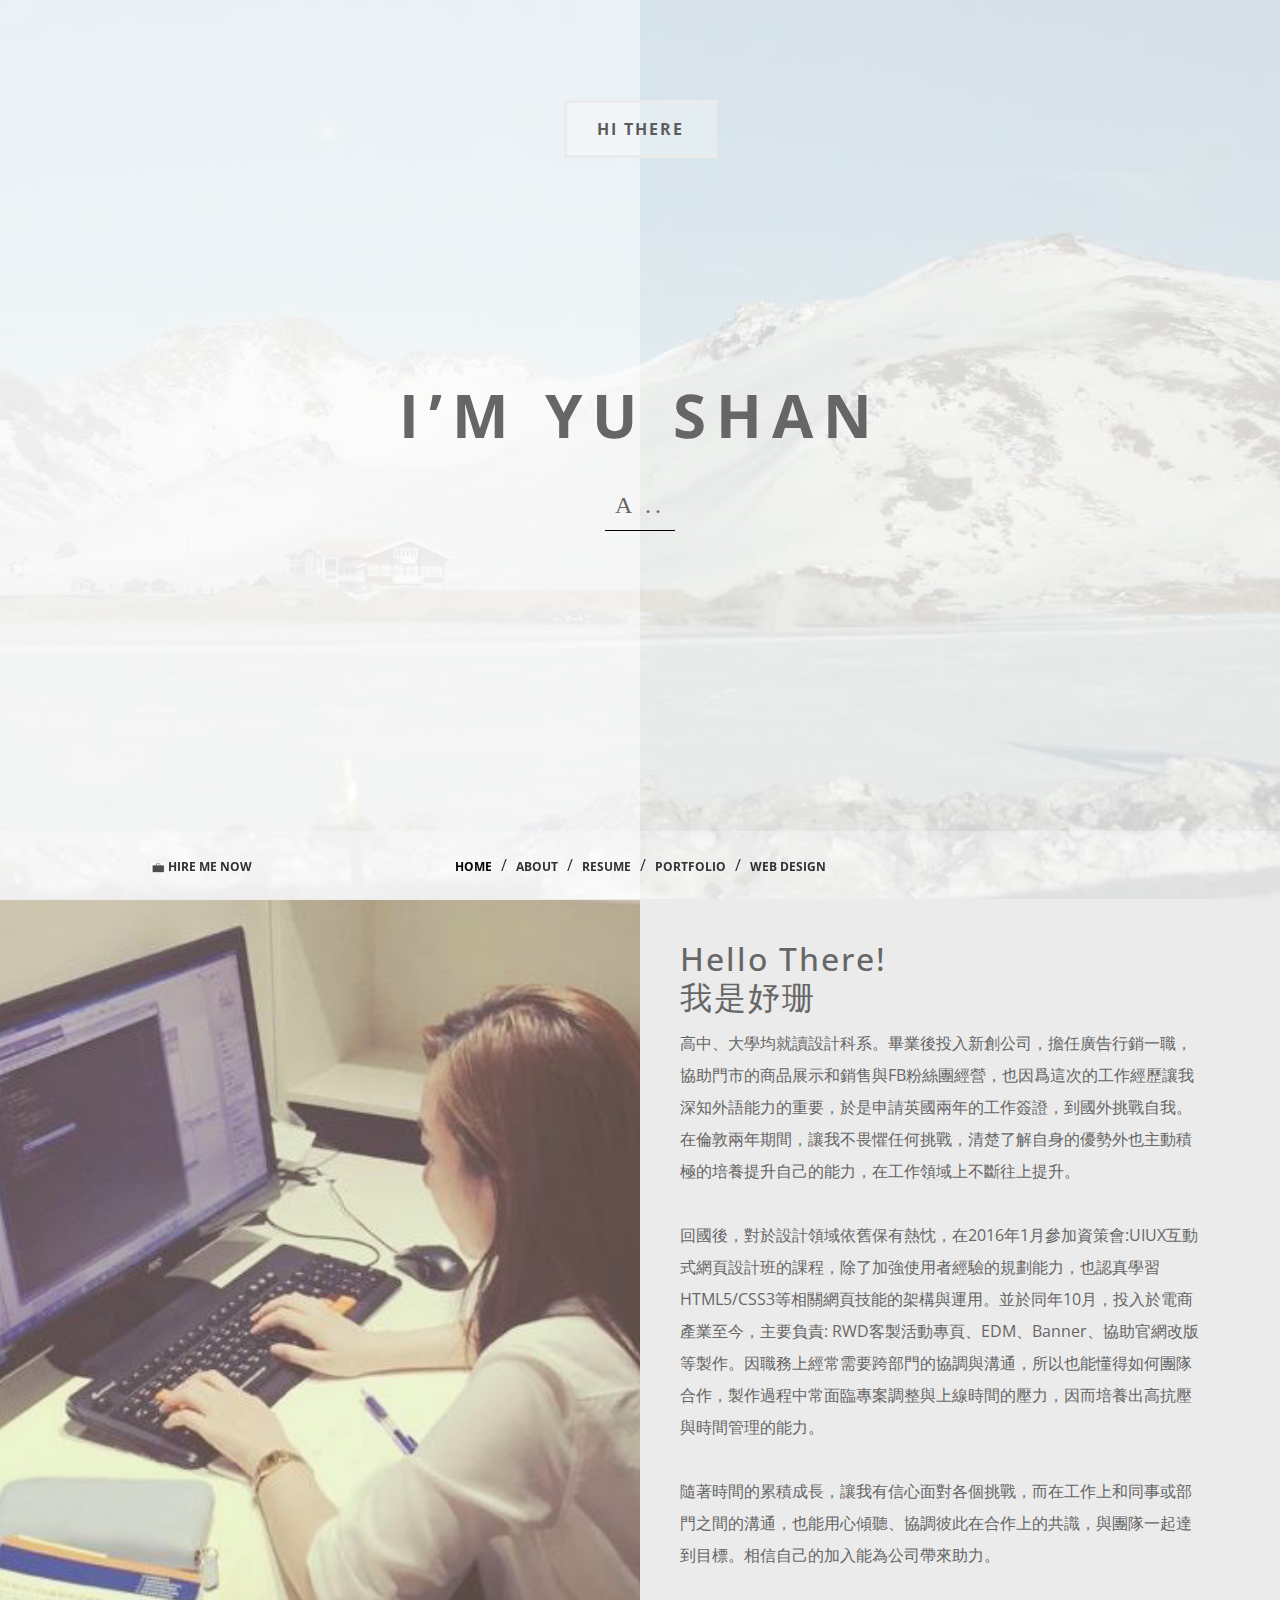
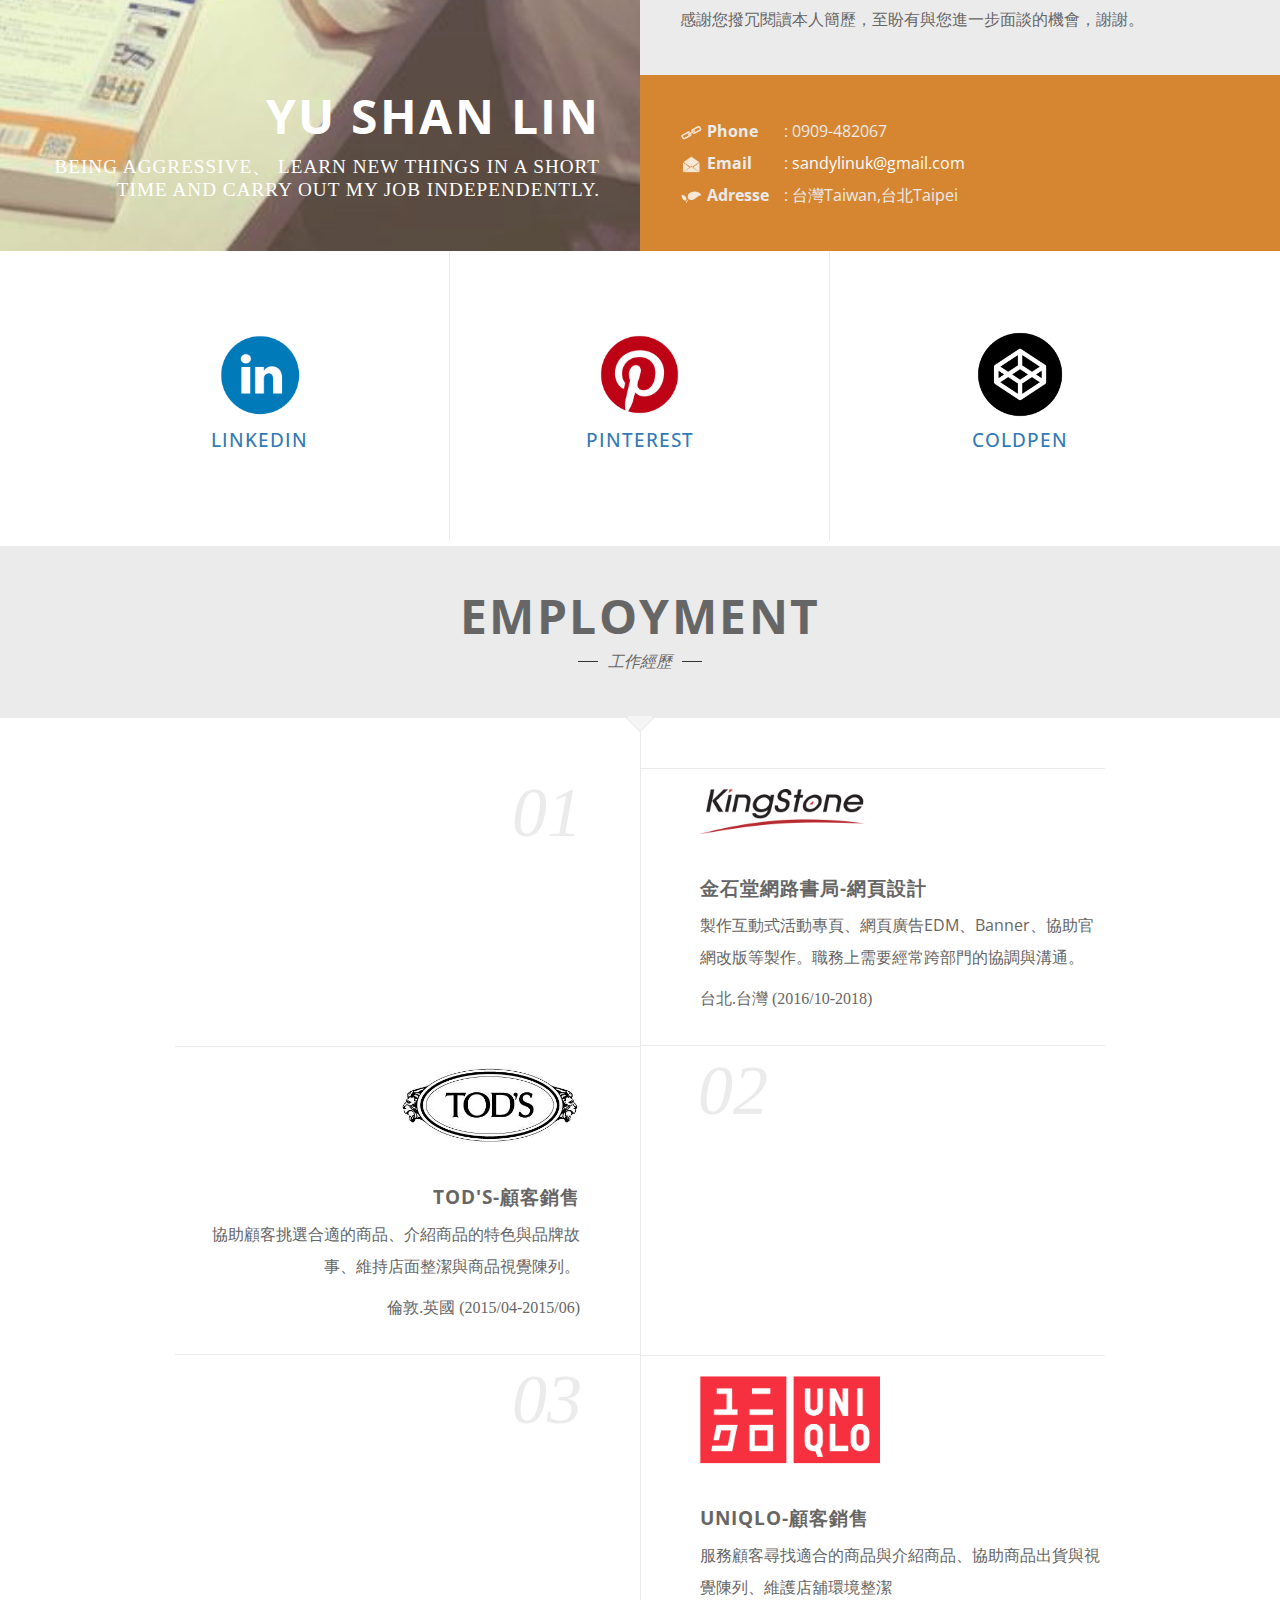
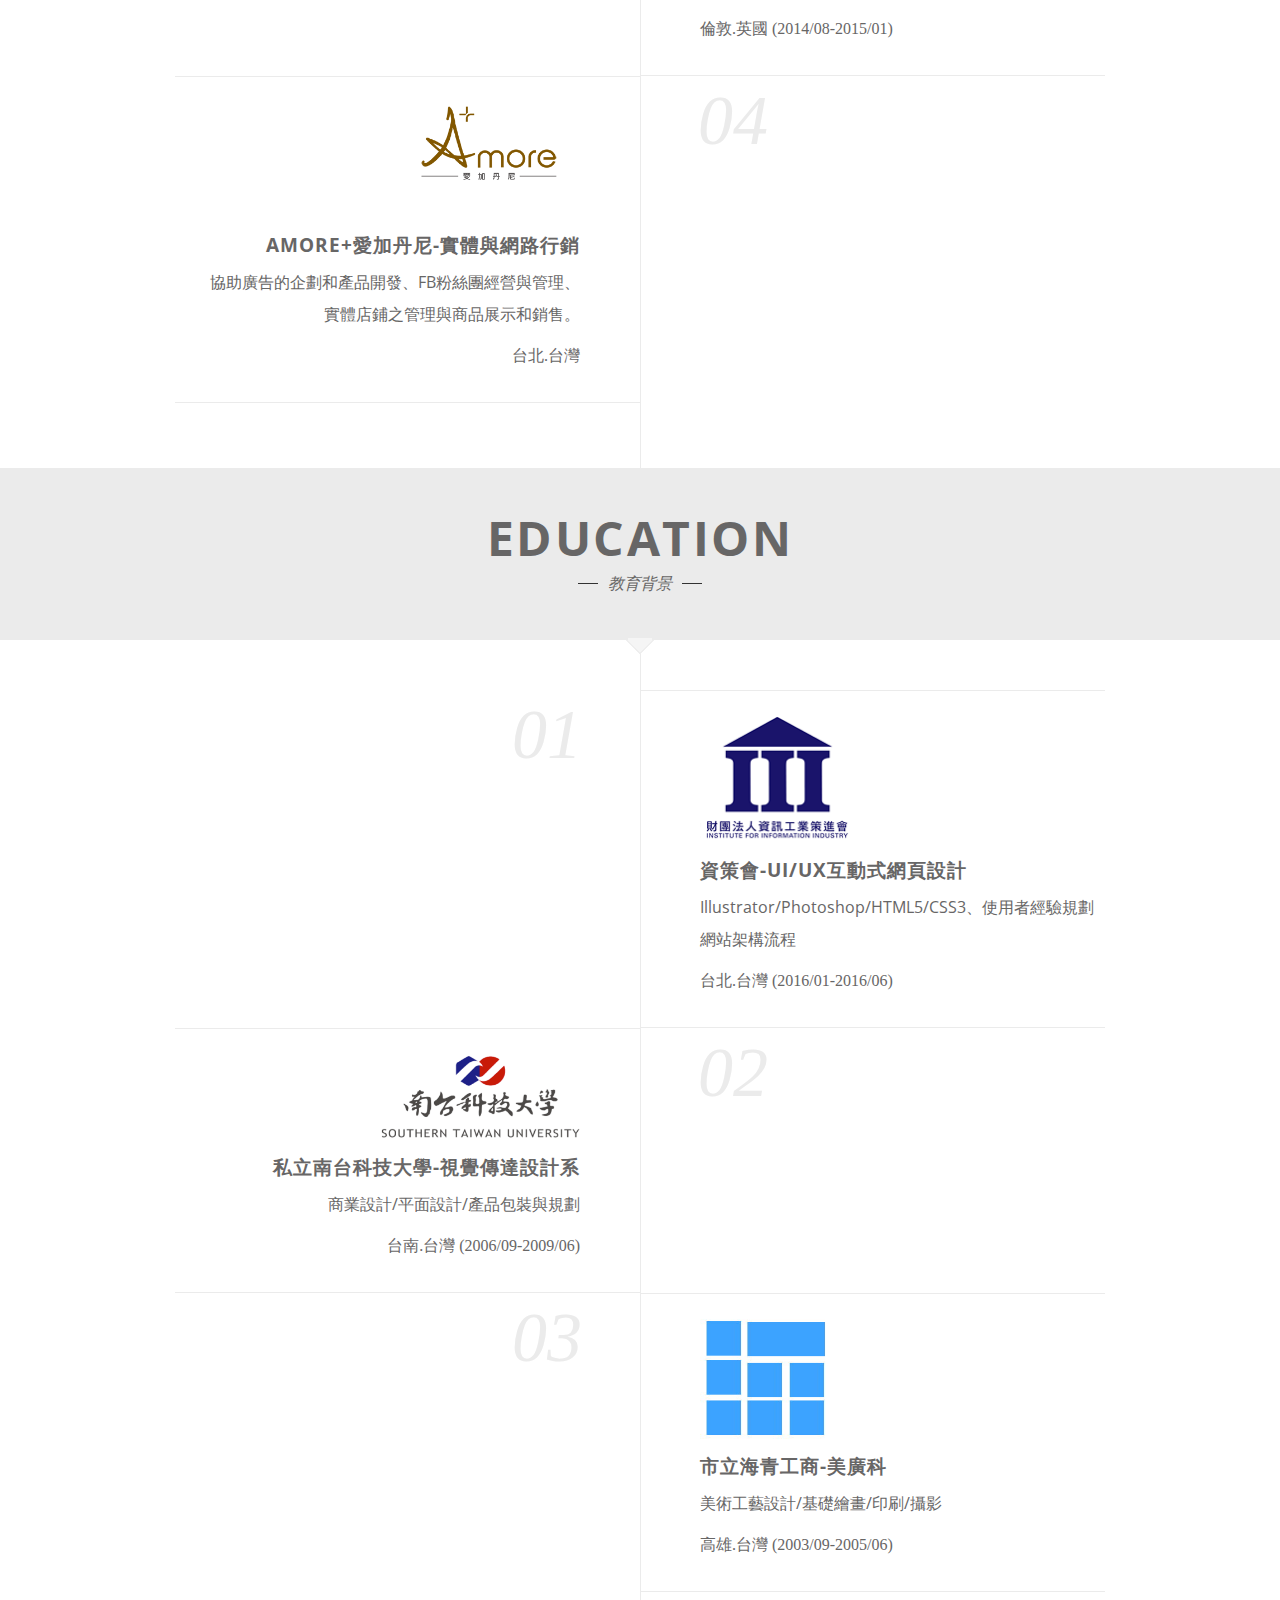
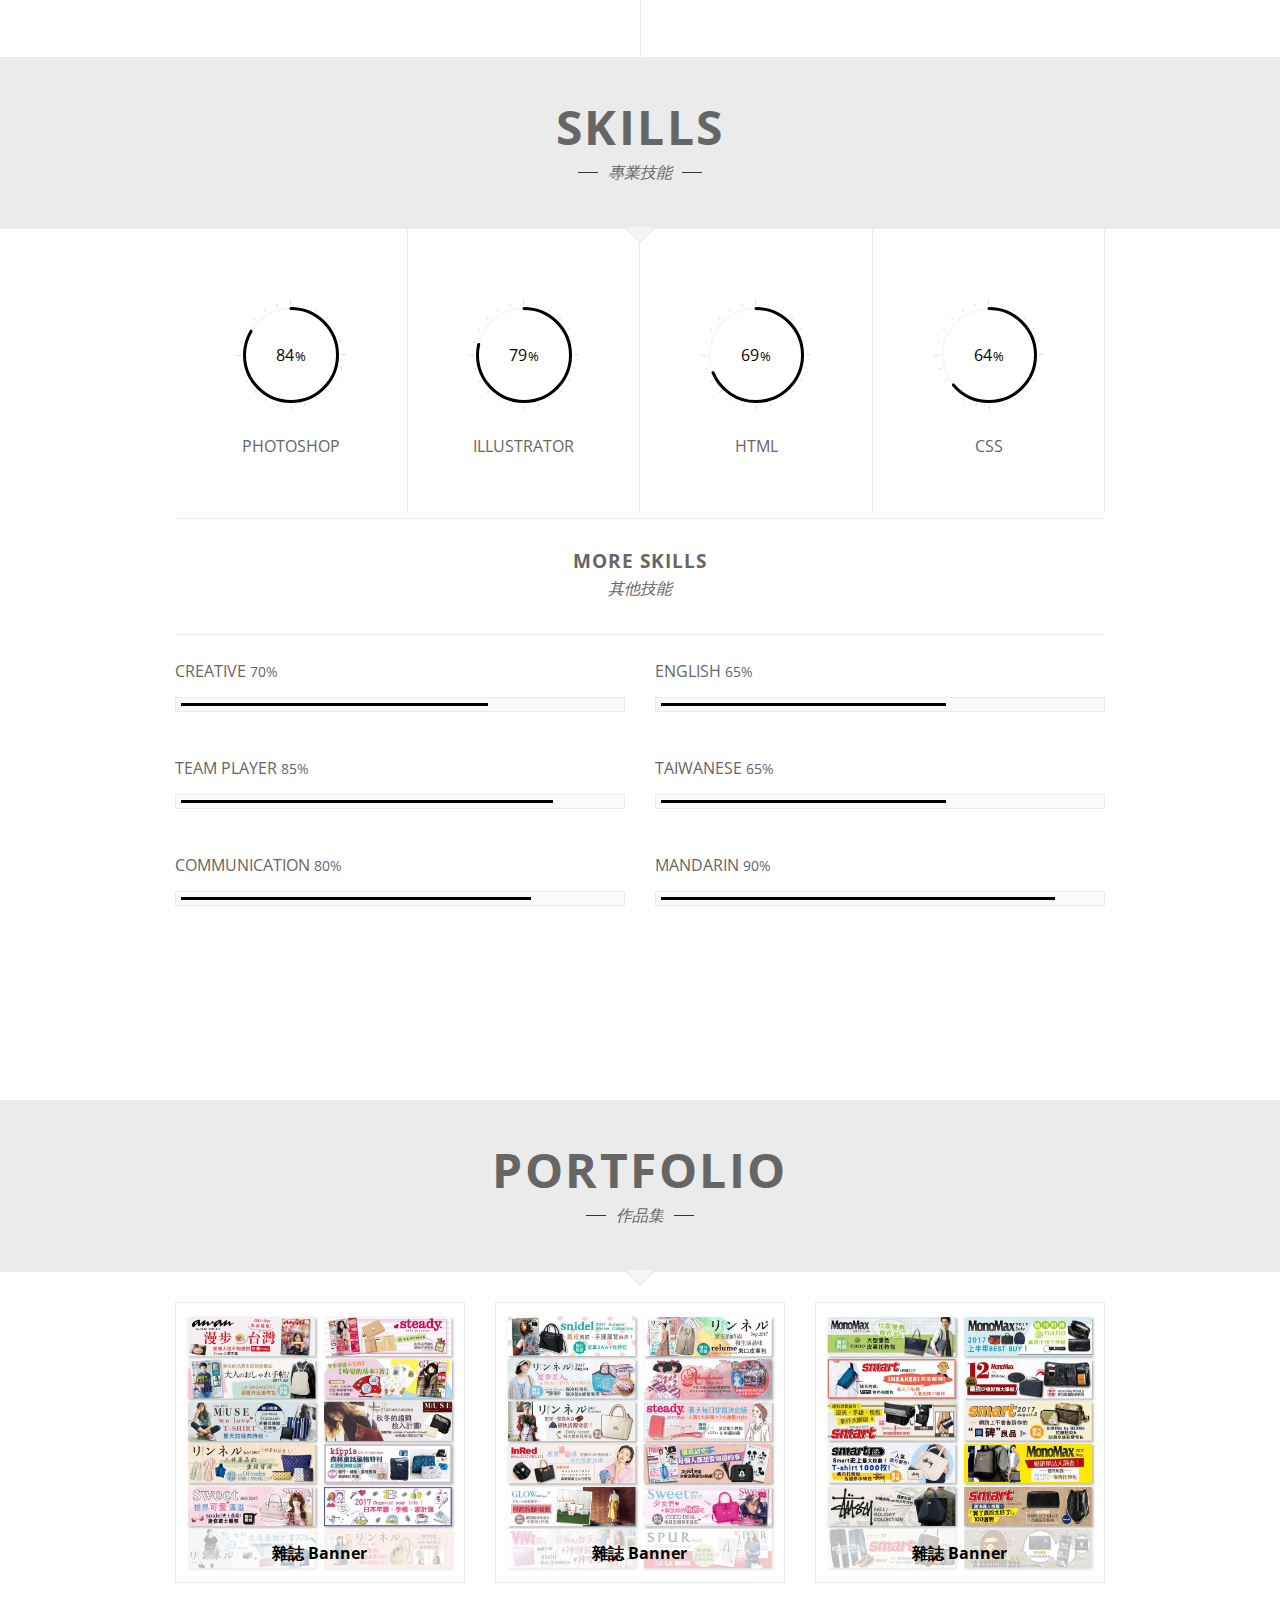
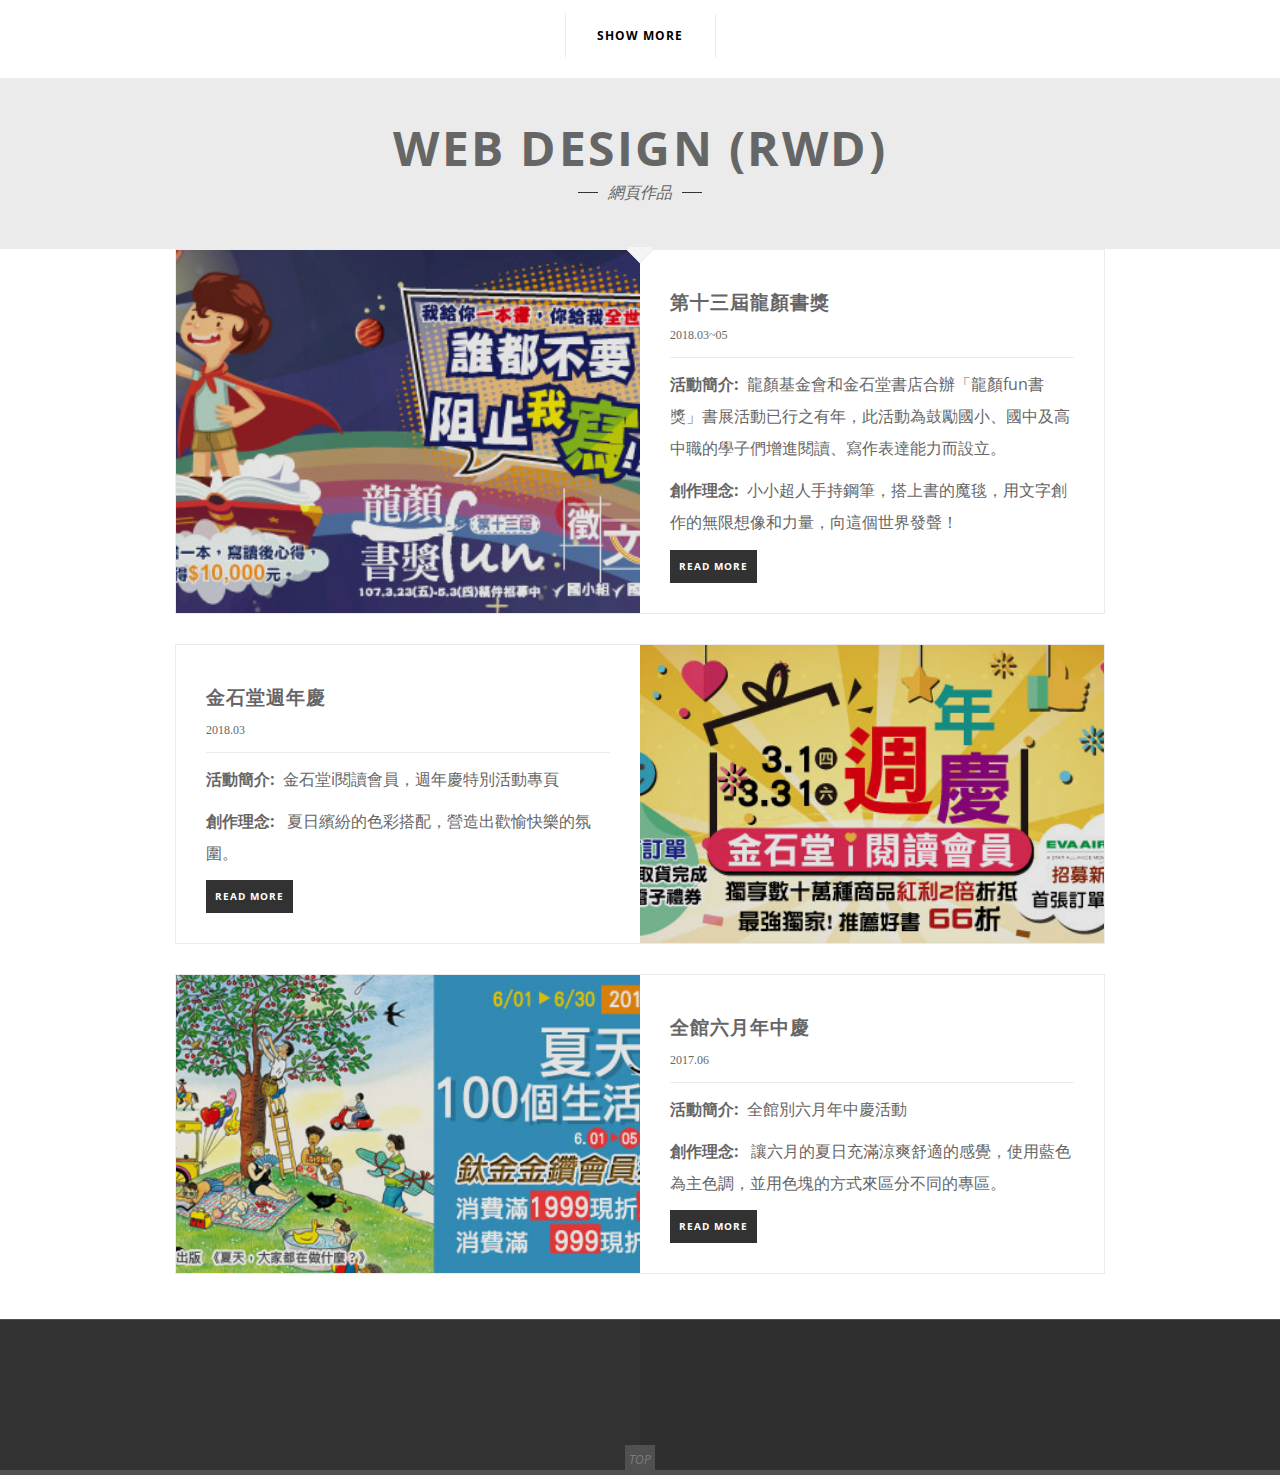
<file: index＿20180603.html>
<!DOCTYPE html>
<html lang="en">
<head>
<!-- Global site tag (gtag.js) - Google Analytics -->
<script async src="https://www.googletagmanager.com/gtag/js?id=UA-119703450-1"></script>
<script>
  window.dataLayer = window.dataLayer || [];
  function gtag(){dataLayer.push(arguments);}
  gtag('js', new Date());

  gtag('config', 'UA-119703450-1');
</script>
<!--END  Global site tag (gtag.js) - Google Analytics -->

<meta http-equiv="Content-Type" content="text/html; charset=UTF-8">
  <style type="text/css">.gm-style .gm-style-mtc label,.gm-style .gm-style-mtc div{font-weight:400}</style>
  <link type="text/css" rel="stylesheet" href="/css">
   <link rel="Shortcut Icon" type="image/x-icon" href="index/id.ico"/><!-- 網頁標籤 -->
  <style type="text/css">.gm-style .gm-style-cc span,.gm-style .gm-style-cc a,.gm-style .gm-style-mtc div{font-size:10px}</style>
  <style type="text/css">@media print {  .gm-style .gmnoprint, .gmnoprint {    display:none  }}@media screen {  .gm-style .gmnoscreen, .gmnoscreen {    display:none  }}</style>
    
    <meta http-equiv="X-UA-Compatible" content="IE=edge">
    <meta name="viewport" content="width=device-width, initial-scale=1">


    <title>Hi I'm Sandy</title>

    <!-- Bootstrap -->
    <link href="css/bootstrap.min.css" rel="stylesheet">
    <!-- Icons -->
    <link href="css/font-awesome.min.css" rel="stylesheet">
    <!-- typed style -->
    <link href="css/typed.css" rel="stylesheet">
    <!-- Themes styles-->
    <link href="css/style.css" rel="stylesheet">

    <!-- <link href="assets/theme/css/skin-black.css" rel="stylesheet"> -->
  <script type="text/javascript" charset="UTF-8" src="js/common.js"></script>
  <script type="text/javascript" charset="UTF-8" src="js/util.js"></script>
  <script type="text/javascript" charset="UTF-8" src="js/map.js"></script>
  <script type="text/javascript" charset="UTF-8" src="js/marker.js"></script>
  <style type="text/css">
    .gm-style {
        font: 400 11px Roboto, Arial, sans-serif;
        text-decoration: none;
      }
    .gm-style img { max-width: none; }
    

  </style>
      <script type="text/javascript" charset="UTF-8" src="js/onion.js"></script>
      <script type="text/javascript" charset="UTF-8" src="js/controls.js"></script>
      <script type="text/javascript" charset="UTF-8" src="js/stats.js"></script>
</head>



<body data-spy="scroll" data-target=".menu-area" data-offset="200" class="  pace-done" style="">
    <!--wrapper page-->
    <div class="wrapper" style="visibility: visible; opacity: 1;">

      <!-- Main Header -->
      <header class="main-header" id="home">
        <div class="content-table header-content-fixed ">
          <div class="whoim">
            <div class="box-line text-uppercase text-bold">
              Hi There
            </div>
          </div>
          <div class="v-content">
            <div class="container">
              <h1 class="text-uppercase color-dark name">I’m Yu Shan</h1>
              <h4 class="text-uppercase color-dark font-alt job"><span id="typed" class="typed"></span><span class="typed-cursor">.</span></h4>
            </div>
          </div>
        </div>


        <!-- Main navbar -->
        <div class="menu-area">
          <div class="toogle-bars">
            <a href="#menu-collapse" data-toggle="collapse" class="collapsed" aria-expanded="false"><i></i> <i></i> MENU</a>
          </div>
          <div class="menu-collapse collapse" id="menu-collapse" aria-expanded="false" style="height: 0px;">
            <div class="container">
              <div class="row">
                <div class="col-md-3">
                  <ul class="breadcrumb main-nav no-space">
                    <li class="link-inpage"><a href="mailto:sandylinuk@gmail.com" id="hireme-tab" class="link-inpage" ><i><img src="index/hire-icon.jpg" style="width: 6%;"></i> Hire Me Now</a></li>
                  </ul>
                </div>
                <div class="col-md-6">
                    <ul class="breadcrumb main-nav nav">
                        <li class="active"><a href="#home" class="link-inpage">Home</a></li>
                        <li class=""><a href="#about" class="link-inpage">About</a></li>
                        <li class=""><a href="#resume" class="link-inpage">Resume</a></li>
                        <li class=""><a href="#portfolio" class="link-inpage">Portfolio</a></li>
                        <li class=""><a href="#blog" class="link-inpage">Web Design</a></li>
                    </ul>
                </div><!--col-md-6 end-->
              </div><!--row end-->
            </div>
          </div>
        </div><!-- End Main navbar -->
      </header><!-- End Main Header -->

      <!-- ABOUT ME -->
      <section id="about" class="block-section">
        <div class="clearfix my-profile">
          <div class="my-pict">
            <div class="overfly">
              <div class="text-botttom">
                <h2 class="text-uppercase color-dark text-bold" style="color: white">Yu Shan Lin</h2>
                <h5 class="text-uppercase color-dark font-alt" style="color: white">Being aggressive、 learn new things in a short time and carry out my job independently.</h5>
              </div>
            </div>
          </div>
          <div class="my-desc">
            <div class="bg-secondary clearfix">
              <div class="inner-text">
                <h3 class=" color-dark no-margin-top">Hello There!<br>我是妤珊</h3>
                <p class="no-margin">高中、大學均就讀設計科系。畢業後投入新創公司，擔任廣告行銷一職，協助門市的商品展示和銷售與FB粉絲團經營，也因爲這次的工作經歷讓我深知外語能力的重要，於是申請英國兩年的工作簽證，到國外挑戰自我。在倫敦兩年期間，讓我不畏懼任何挑戰，清楚了解自身的優勢外也主動積極的培養提升自己的能力，在工作領域上不斷往上提升。</p><br>
                <p class="no-margin">回國後，對於設計領域依舊保有熱忱，在2016年1月參加資策會:UIUX互動式網頁設計班的課程，除了加強使用者經驗的規劃能力，也認真學習HTML5/CSS3等相關網頁技能的架構與運用。並於同年10月，投入於電商產業至今，主要負責: RWD客製活動專頁、EDM、Banner、協助官網改版等製作。因職務上經常需要跨部門的協調與溝通，所以也能懂得如何團隊合作，製作過程中常面臨專案調整與上線時間的壓力，因而培養出高抗壓與時間管理的能力。</p><br>
                <p class="no-margin">隨著時間的累積成長，讓我有信心面對各個挑戰，而在工作上和同事或部門之間的溝通，也能用心傾聽、協調彼此在合作上的共識，與團隊一起達到目標。相信自己的加入能為公司帶來助力。</p><br>
                <p class="no-margin">感謝您撥冗閱讀本人簡歷，至盼有與您進一步面談的機會，謝謝。</p>

              </div>
            </div>
            <div class="bg-dark clearfix">
              <div class="inner-text">
                <p class="no-margin color-light ">
                  <strong class="fix-width-100"><i><img src="index/phone_w.png" style="width: 23%; opacity: 0.8;"></i> Phone</strong> : 0909-482067<br>
                  <strong class="fix-width-100"><i><img src="index/mail_w.png" style="width: 23%; opacity: 0.8;"></i> Email</strong> : <a href="mailto:sandylinuk@gmail.com" style="color: white;">sandylinuk@gmail.com</a><br>
                  <!--<strong class="fix-width-100"><i class="fa fa-globe margin-right-3">    opacity: 0.8;</i> Website</strong> : www.someonedomain.me<br>-->
                  <strong class="fix-width-100"><i><img src="index/add_w.png" style="width:23%; opacity: 0.8;"></i> Adresse</strong> : 台灣Taiwan,台北Taipei<br>
                </p>
              </div>
            </div>
          </div>
        </div>
      </section><!-- END ABOUT ME -->
      
      <!-- others-->
      <section id="others" class="block-section">
        <div class="container">
            <ul class="services list-unstyled clearfix">
              <li class="col-sm-4 no-padding">
                <a href="https://www.linkedin.com/in/yu-shan-lin-a9593611b/" target="blank" style="text-decoration:none;"><div class="box">
                  <div class="ic"><img src="index/linkedin_logo.png" style="width:23%;"></div>
                  <h5 class="text-uppercase color-dark">Linkedin</h5>
                </div></a>
              </li>
              <li class="col-sm-4 no-padding">
                <a href="https://www.pinterest.com/yushanlin13/" target="blank" style="text-decoration:none;"><div class="box">
                  <div class="ic"><img src="index/pinterest_logo.png" style="width:23%;"></div>
                  <h5 class="text-uppercase color-dark">Pinterest</h5>
                </div></a>
              </li>
              <li class="col-sm-4 no-padding">
                <a href="https://codepen.io/Sandy013/" target="blank" style="text-decoration:none;"><div class="box ">
                  <div class="ic"><img src="index/coldpen_logo.png" style="width:23%;"></div>
                  <h5 class="text-uppercase color-dark">Coldpen</h5>
                </div></a>
              </li>
            </ul>
          </div>
      </section><!--END others -->
      

      <!-- RESUME -->
      <section id="resume" class="block-section">
        <!--EMPLOYEMNT-->
        <div class=" shape-bottom">
          <div class="bg-secondary block-title">
            <div class="container">
              <h2 class="text-uppercase color-dark text-bold no-margin">Employment</h2>
              <div class="title-icon"> <i>工作經歷</i> </div>
            </div>
          </div>
        </div>

        <div class="container-medium ">
          <div class="list-employment">
            <ul class="list-unstyled  clearfix">
              <li>
                <div class="number font-alt">01</div>
                <div class="desc">
                  <div class="ic"><img style="width: 165px;" src="index/ks-logo.png"></div>&nbsp;  
                  <h5 class="text-uppercase color-dark text-bold">金石堂網路書局-網頁設計</h5>
                  <p>製作互動式活動專頁、網頁廣告EDM、Banner、協助官網改版等製作。職務上需要經常跨部門的協調與溝通。</p>
                  <p class="font-alt color-dark">  台北.台灣 (2016/10-2018)</p>
                </div>
              </li>
              <li>
                <div class="number font-alt">02</div>
                <div class="desc">
                  <div class="ic"><img src="index/tods.png"></div>&nbsp;
                  <h5 class="text-uppercase color-dark text-bold">TOD's-顧客銷售</h5>
                  <p>協助顧客挑選合適的商品、介紹商品的特色與品牌故事、維持店面整潔與商品視覺陳列。</p>
                  <p class="font-alt color-dark">  倫敦.英國 (2015/04-2015/06)</p>
                </div>
              </li>
              <li>
                <div class="number font-alt">03</div>
                <div class="desc">
                  <div class="ic"><img src="index/uniqlo.png"></div>&nbsp; 
                  <h5 class="text-uppercase color-dark text-bold">Uniqlo-顧客銷售</h5>
                  <p>服務顧客尋找適合的商品與介紹商品、協助商品出貨與視覺陳列、維護店舖環境整潔</p>
                  <p class="font-alt color-dark">  倫敦.英國 (2014/08-2015/01)</p>
                </div>
              </li>
              <li>
                <div class="number font-alt">04</div>
                <div class="desc">
                  <div class="ic"><img src="index/amorelogo.png"></div>&nbsp;
                  <h5 class="text-uppercase color-dark text-bold">Amore+愛加丹尼-實體與網路行銷</h5>
                  <p>協助廣告的企劃和產品開發、FB粉絲團經營與管理、實體店鋪之管理與商品展示和銷售。</p>
                  <p class="font-alt color-dark">  台北.台灣 </p>
                </div>
              </li>
              <li>              
            </ul>
          </div>
        </div><!--END EMPLOYEMNT-->

        <!--EDUCATION-->
        <div class=" shape-bottom">
          <div class="bg-secondary block-title">
            <div class="container">
              <h2 class="text-uppercase color-dark text-bold no-margin">Education</h2>
              <div class="title-icon"> <i>教育背景</i> </div>
            </div>
          </div>
        </div>
        <div class="container-medium">
          <div class="list-education">
            <ul class="list-unstyled  clearfix">
              <li>
                <div class="number font-alt">01</div>
                <div class="desc">
                  <div class="ic"><img style="width: 150px;" src="index/III.png"></div>
                  <h5 class="text-uppercase color-dark text-bold">資策會-UI/UX互動式網頁設計</h5>
                  <p>Illustrator/Photoshop/HTML5/CSS3、使用者經驗規劃網站架構流程</p>
                  <p class="font-alt color-dark">  台北.台灣 (2016/01-2016/06)</p>
                </div>
              </li>
              <li>
                <div class="number font-alt">02</div>
                <div class="desc">
                  <div class="ic"><img style="width: 200px;" src="index/stut.png"></div>               
                  <h5 class="text-uppercase color-dark text-bold">私立南台科技大學-視覺傳達設計系</h5>
                  <p>商業設計/平面設計/產品包裝與規劃</p>
                  <p class="font-alt color-dark"> 台南.台灣 (2006/09-2009/06)</p>
                </div>
              </li>
              <li>
                <div class="number font-alt">03</div>
                <div class="desc">
                  <div class="ic"><img style="width: 130px;" src="index/school.jpg"></div>
                  <h5 class="text-uppercase color-dark text-bold">市立海青工商-美廣科</h5>
                  <p>美術工藝設計/基礎繪畫/印刷/攝影</p>
                  <p class="font-alt color-dark "> 高雄.台灣 (2003/09-2005/06)</p>
                </div>
              </li>
            </ul>
          </div>
        </div> <!--END EDUCATION-->

        <!--SKILLS-->
        <div class=" shape-bottom">
          <div class="bg-secondary block-title">
            <div class="container">
              <h2 class="text-uppercase color-dark text-bold no-margin">Skills</h2>
              <div class="title-icon"> <i>專業技能</i> </div>
            </div>
          </div>
        </div>

        <div class="container-medium">

          <!--SKIL CHART BOTTOM-->
          <ul class="skill bottom list-unstyled clearfix">
            <li class="col-sm-3 col-xs-6 no-padding">
              <div class="box br-right">
                <span class="chart" data-percent="85">
                  <span class="percent">85</span>
                <canvas height="220" width="220" style="height: 110px; width: 110px;"></canvas></span>
                <div class="text-uppercase  color-dark">Photoshop</div>
              </div>
            </li>
            <li class="col-sm-3 col-xs-6 no-padding">
              <div class="box br-right">
                <span class="chart" data-percent="80">
                  <span class="percent">80</span>
                <canvas height="220" width="220" style="height: 110px; width: 110px;"></canvas></span>
                <div class="text-uppercase  color-dark">Illustrator</div>
              </div>
            </li>            
            <li class="col-sm-3 col-xs-6 no-padding">
              <div class="box br-right">
                <span class="chart" data-percent="70">
                  <span class="percent">70</span>
                <canvas height="220" width="220" style="height: 110px; width: 110px;"></canvas></span>
                <div class="text-uppercase  color-dark">HTML</div>
              </div>
            </li>
            <li class="col-sm-3 col-xs-6 no-padding">
              <div class="box br-right">
                <span class="chart" data-percent="65">
                  <span class="percent">65</span>
                <canvas height="220" width="220" style="height: 110px; width: 110px;"></canvas></span>
                <div class="text-uppercase  color-dark">CSS</div>
              </div>
            </li>
          </ul><!--END SKIL CHART BOTTOM-->


          <!-- MORE SKILS -->
          <div class="title-border">
            <h5 class="text-uppercase color-dark no-margin text-bold ">MORE SKILLS</h5>
            <div class="title-icon"> <i>其他技能</i> </div>
          </div>  

          <div class="row">
            <div class="col-sm-6">
              <ul class="list-unstyled list-progress">
                <li>
                  <div class="text-uppercase color-dark title "><span>Creative</span>  <small>70%</small></div>
                  <div class="progress-line">
                    <div class="line" data-holdwidth="70%" style="width: 70%;"></div>
                  </div>
                </li>
                <li>
                  <div class="text-uppercase color-dark title">Team player   <small>85%</small></div>
                  <div class="progress-line">
                    <div class="line" data-holdwidth="85%" style="width: 85%;"></div>
                  </div>
                </li>
                <li>
                  <div class="text-uppercase color-dark title">Communication   <small>80%</small></div>
                  <div class="progress-line">
                    <div class="line" data-holdwidth="80%" style="width: 80%;"></div>
                  </div>
                </li>
              </ul>
            </div>
            <div class="col-sm-6">
              <ul class="list-unstyled list-progress">
                <li>
                  <div class="text-uppercase color-dark title">English <small>65%</small></div>
                  <div class="progress-line">
                    <div class="line" data-holdwidth="65%" style="width: 65%;"></div>
                  </div>
                </li>
                <li>
                  <div class="text-uppercase color-dark title">Taiwanese  <small>65%</small></div>
                  <div class="progress-line">
                    <div class="line" data-holdwidth="65%" style="width: 65%;"></div>
                  </div>
                </li>
                <li>
                  <div class="text-uppercase color-dark title">Mandarin  <small>90%</small></div>
                  <div class="progress-line">
                    <div class="line" data-holdwidth="90%" style="width: 90%;"></div>
                  </div>
                </li>
              </ul>
            </div>
          </div><!-- END MORE SKILS -->
          <div class="white-space-50"></div>
        </div>

        <!-- DOWNLOAD & PRVIEW BTN -->
        <div class="parallax-bg bg1" style="background-position: 50% 94px;">
          <div class="container">
            <div class="padding30 text-center">
              <a href="CV.pdf" target="blank" class="btn btn-flat-line btn-default light-font "><i>下載履歷</i>  Download CV</a>
            </div>
          </div>
        </div><!-- END DOWNLOAD & PRVIEW BTN -->
      </section><!-- END SERVICES-->


      <!--PORTFOLIO-->
      <section id="portfolio" class="block-section">
        <!--PORTFOLIO TITLE-->
        <div class=" shape-bottom">
          <div class="bg-secondary block-title">
            <div class="container">
              <h2 class="text-uppercase color-dark text-bold no-margin">Portfolio</h2>
              <div class="title-icon"> <i>作品集</i> </div>
            </div>
          </div>
        </div><!--END PORTFOLIO TITLE-->

        <!--List WOrk-->
        <div class="block-page">
          <div class="container-medium clearfix">
            <div class="row list-work" style="margin-top: 30px;">
              <div class="col-md-4 col-sm-6">
                <div class="box-work">
                  <div class="work-preview">
                    <img src="index/banner.jpg" alt="">
                    <div class="hover">
                      <div class="link-btns">
                        <a href="index/banner.jpg" title="banner" target="blank"><i><img src="index/zoom-icon.png" style="width: 80%;"></i></a>
                      </div>
                      <a class="project-title">雜誌 Banner</a>
                    </div>
                  </div>
                </div>
              </div>
              <div class="col-md-4 col-sm-6">
                <div class="box-work">
                  <div class="work-preview">
                    <img src="index/banner3.jpg" alt="">
                    <div class="hover">
                      <div class="link-btns">
                        <a href="index/banner3.jpg" title="pic 02" ><i><img src="index/zoom-icon.png" style="width: 80%;"></i></a>
                      </div>
                      <a class="project-title">雜誌 Banner</a>
                    </div>
                  </div>
                </div>
              </div>
              <div class="col-md-4 col-sm-6">
                <div class="box-work">
                  <div class="work-preview">
                    <img src="index/banner2.jpg" alt="">
                    <div class="hover">
                      <div class="link-btns">
                        <a href="index/banner2.jpg" title="pic 03" ><i><img src="index/zoom-icon.png" style="width: 80%;"></i></a>
                      </div>
                      <a class="project-title">雜誌 Banner</a>
                    </div>
                  </div>
                </div>
              </div>
            <!--BTN SHOW MORE-->
            <div class="box-btn-more"><a href="https://www.pinterest.com/yushanlin13/" target="blank" class="btn btn-flat-line btn-link" id="more-work"> Show More</a></div>
          </div>
        </div><!--END List WOrk-->
      </section>


      <!--Web Design (RWD)-->
      <section id="blog" class="block-section">
        <!--Web Design (RWD) TITLE-->
        <div class=" shape-bottom">
          <div class="bg-secondary block-title">
            <div class="container">
              <h2 class="text-uppercase color-dark text-bold no-margin">Web Design (RWD)</h2>
              <div class="title-icon"> <i>網頁作品</i> </div>
            </div>
          </div>
        </div><!--END Web Design (RWD) TITLE-->

        <div class="block-page">
          <div class="container-medium">
            <!--LIST Web Design (RWD)-->
            <ul class="list-unstyled list-blog">
              <li>
                <div class="clearfix box-blog">
                  <a href="https://www.kingstone.com.tw/event/1802_a171/171.asp" target="blank"><div class="blog-bg" data-holdbg="index/540x250_dragon107.jpg" style="background-image: url(&quot;index/540x250_dragon107.jpg&quot;);"></a>&nbsp;
                    <!--<div class="blog-ic"><i class="fa fa-pencil"></i></div>-->
                  </div>
                  <div class="blog-content">
                    <h5 class="text-uppercase color-dark text-bold">第十三屆龍顏書獎</h5>
                    <div class="post-meta font-alt">
                      <span>2018.03~05</span>                    
                    </div>
                    <p><span style="font-weight: bold;">活動簡介: </span>&nbsp;龍顏基金會和金石堂書店合辦「龍顏fun書獎」書展活動已行之有年，此活動為鼓勵國小、國中及高中職的學子們增進閱讀、寫作表達能力而設立。</p>
                    <p><span style="font-weight: bold;">創作理念: </span>&nbsp;小小超人手持鋼筆，搭上書的魔毯，用文字創作的無限想像和力量，向這個世界發聲！</p>
                    <a href="https://www.kingstone.com.tw/event/1802_a171/171.asp" target="blank" class="btn btn-xs btn-flat-solid primary-btn">Read More</a>
                  </div>
                </div>
              </li>
              <li>
                <div class="clearfix box-blog">
                  <a href="https://sandylin.updog.co/07mer.html" target="blank"><div class="blog-bg" data-holdbg="index/540x250_mkt180307mer.jpg" style="background-image: url(&quot;index/540x250_mkt180307mer.jpg&quot;);"></a>&nbsp;
                    <!--<div class="blog-ic"><i class="fa fa-picture-o"></i></div>-->
                  </div>
                  <div class="blog-content">
                      <h5 class="text-uppercase color-dark text-bold">金石堂週年慶</h5>
                      <div class="post-meta font-alt">
                        <span>2018.03</span>                    
                      </div>
                      <p><span style="font-weight: bold;">活動簡介: </span>&nbsp;金石堂i閱讀會員，週年慶特別活動專頁</p>
                      <p><span style="font-weight: bold;">創作理念: </span>&nbsp;
                      夏日繽紛的色彩搭配，營造出歡愉快樂的氛圍。</p>
                      <!--<a href="https://sandylin.updog.co/07mer.html" target="blank" class="btn btn-xs btn-flat-solid primary-btn">Read More</a>-->
                      <a href="https://sandylin.updog.co/07mer.html" target="blank" class="btn btn-xs btn-flat-solid primary-btn">Read More</a>
                  </div><!-- blog-content end-->
                </div>
              </li>
              <li>
                <div class="clearfix box-blog">
                  <a href="https://sandylin.updog.co/summer.html" target="blank"><div class="blog-bg" data-holdbg="index/540x250_mktsummer.jpg" style="background-image: url(&quot;index/540x250_mktsummer.jpg&quot;);">&nbsp;</a>
                    <!--<div class="blog-ic"><i class="fa fa-camera-retro"></i></div>-->
                  </div>
                  <div class="blog-content">
                      <h5 class="text-uppercase color-dark text-bold">全館六月年中慶</h5>
                      <div class="post-meta font-alt">
                        <span>2017.06</span>                    
                      </div>
                      <p><span style="font-weight: bold;">活動簡介: </span>&nbsp;全館別六月年中慶活動</p>
                      <p><span style="font-weight: bold;">創作理念: </span>&nbsp;
                      讓六月的夏日充滿涼爽舒適的感覺，使用藍色為主色調，並用色塊的方式來區分不同的專區。</p>
                      <!--<a href="https://sandylin.updog.co/summer.html" target="blank" class="btn btn-xs btn-flat-solid primary-btn">Read More</a>-->
                      <a href="https://sandylin.updog.co/summer.html" target="blank" class="btn btn-xs btn-flat-solid primary-btn">Read More</a>
                  </div><!-- blog-content end-->
                </div>
              </li>
            </ul> <!--END LIST Web Design (RWD)-->

            <!--BTN SHOW MORE
            <div class="box-btn-more"><a href="#" class="btn btn-flat-line btn-link" id="more-blog"> Show More</a></div>-->
          </div>
        </div>
      </section> <!--END Web Design (RWD)-->


      <!--FOOTER-->
      <footer class="main-footer">
        <div class="container">
          <a href="#home" class="back-to-top"><i>TOP</i></a>
        </div><!--END container-->
      </footer><!--END FOOTER-->
    </div><!--End wrapper page-->


    <!-- jQuery (necessary for Bootstrap's JavaScript plugins) -->
    <script type="text/javascript" charset="UTF-8" src="js/jquery.js"></script>
    <script  src="js/bootstrap.min.js"></script>

    <!-- parallax bg js -->
    <script type="text/javascript" charset="UTF-8" src="js/jquery.parallax-1.1.3.js"></script>
    <!-- lightbox js -->
    <script type="text/javascript" charset="UTF-8" src="js/jquery.magnific-popup.min.js"></script>
    <!-- typed animation-->
    <script type="text/javascript" charset="UTF-8" src="js/typed.js"></script>
    <!-- easy chart-->
    <script type="text/javascript" charset="UTF-8" src="js/jquery.easypiechart.min.js"></script>
    <!-- simple Captcha -->
    <script type="text/javascript" charset="UTF-8" src="js/jquery.simpleCaptcha.js"></script>
    <!-- simple Ajax Uploader -->
    <script type="text/javascript" charset="UTF-8" src="js/SimpleAjaxUploader.min.js"></script>
    <!-- validate jquery-->
    <script type="text/javascript" charset="UTF-8" src="js/jquery.validate.min.js"></script>

    <!--=====================================================-->
    <!--configuration template-->
    <script type="text/javascript" charset="UTF-8" src="js/theme.js"></script>
  
<div style="display: block; position: absolute; overflow: hidden; margin: 0px; padding: 0px; opacity: 0; direction: ltr; z-index: 2147483583;"><input type="file" name="fileatt" style="position: absolute; right: 0px; margin: 0px; padding: 0px; font-size: 480px; font-family: sans-serif; cursor: pointer;"></div></body></html>
</file>
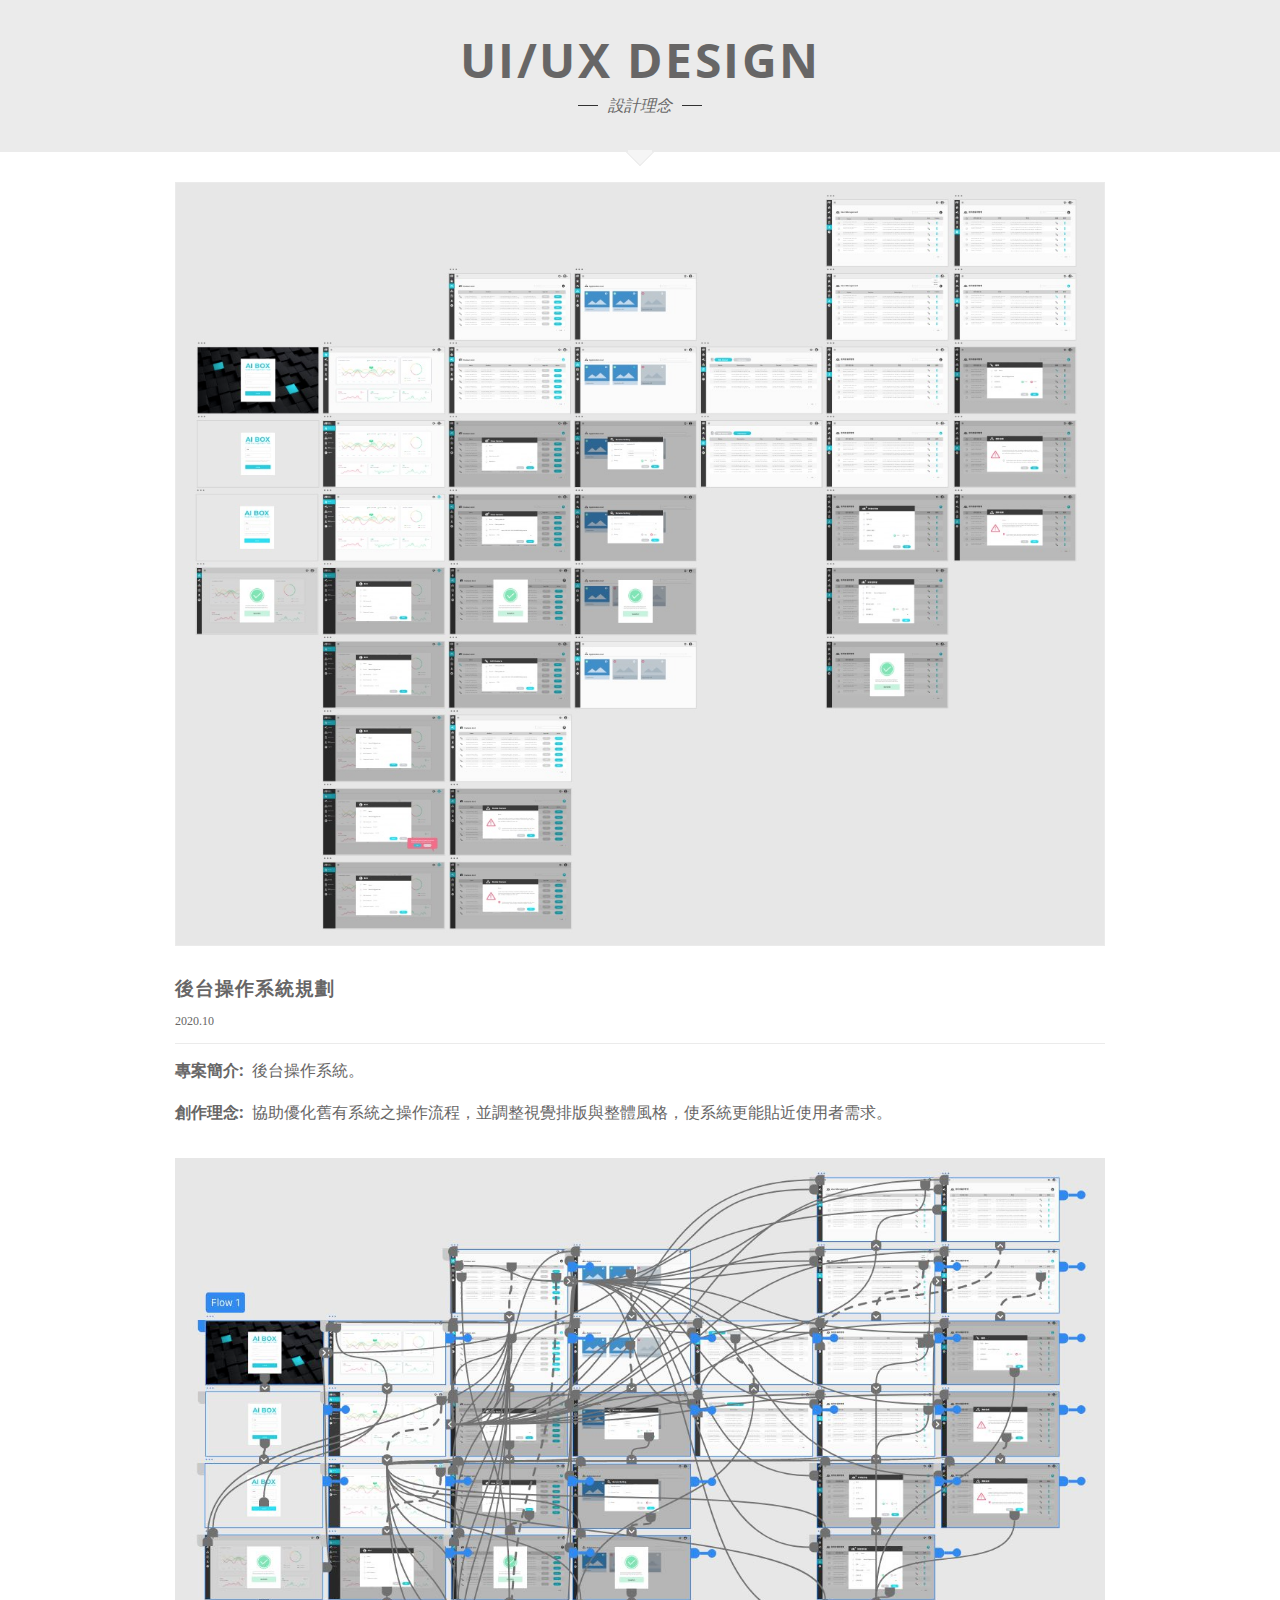
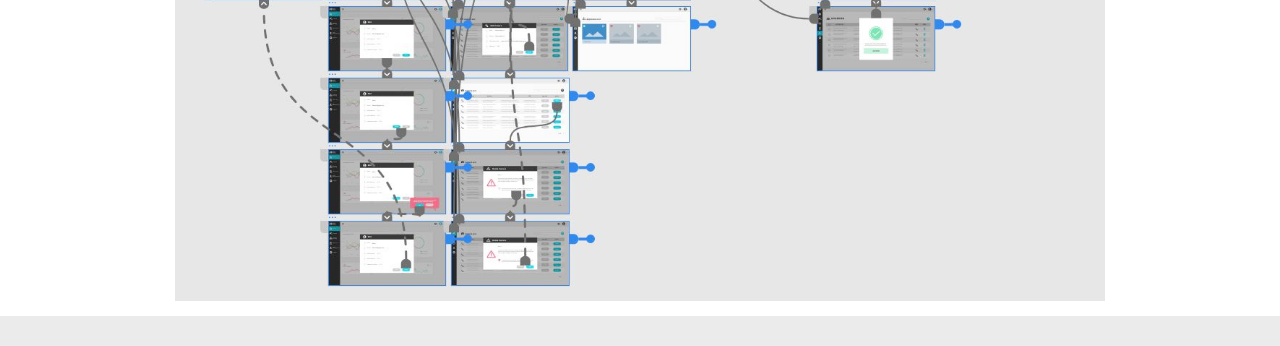
<file: portfolio_aibox.html>
<!DOCTYPE html>
<html lang="en">
<head>


<meta http-equiv="Content-Type" content="text/html; charset=UTF-8">
  <style type="text/css">.gm-style .gm-style-mtc label,.gm-style .gm-style-mtc div{font-weight:400}</style>
  <link type="text/css" rel="stylesheet" href="/css">
  <link rel="Shortcut Icon" type="image/x-icon" href="index/id.ico"/><!-- 網頁標籤 -->
  <style type="text/css">.gm-style .gm-style-cc span,.gm-style .gm-style-cc a,.gm-style .gm-style-mtc div{font-size:10px}</style>
  <style type="text/css">@media print {  .gm-style .gmnoprint, .gmnoprint {    display:none  }}@media screen {  .gm-style .gmnoscreen, .gmnoscreen { display:none  }}</style>
  <style>



  </style>
    
    <meta http-equiv="X-UA-Compatible" content="IE=edge">
    <meta name="viewport" content="width=device-width, initial-scale=1">

    <!-- Bootstrap -->
    <link href="css/bootstrap.min.css" rel="stylesheet">
    <!-- Icons -->
    <link href="css/font-awesome.min.css" rel="stylesheet">
    <!-- typed style -->
    <link href="css/typed.css" rel="stylesheet">
    <!-- Themes styles-->
    <link href="css/style.css" rel="stylesheet">

    <!-- <link href="assets/theme/css/skin-black.css" rel="stylesheet"> -->
  <script type="text/javascript" charset="UTF-8" src="js/common.js"></script>
  <script type="text/javascript" charset="UTF-8" src="js/util.js"></script>
  <script type="text/javascript" charset="UTF-8" src="js/map.js"></script>
  <script type="text/javascript" charset="UTF-8" src="js/marker.js"></script>
  <style type="text/css">
    .gm-style {
        font: 400 11px Roboto, Arial, sans-serif;
        text-decoration: none;
      }
    .gm-style img { max-width: none; }
    

  </style>
      <script type="text/javascript" charset="UTF-8" src="js/onion.js"></script>
      <script type="text/javascript" charset="UTF-8" src="js/controls.js"></script>
      <script type="text/javascript" charset="UTF-8" src="js/stats.js"></script>
</head>



<body data-spy="scroll" data-target=".menu-area" data-offset="200" class="pace-done" style="font-size: 16px;">
   
      <!--Web Design (RWD)-->
      <section id="blog" class="block-section">
        <!--Web Design (RWD) TITLE-->
        <div class=" shape-bottom">
          <div class="bg-secondary block-title" style="padding: 30px 0;">
            <div class="container">
              <h2 class="text-uppercase color-dark text-bold no-margin">UI/UX Design</h2>
              <div class="title-icon"> <i>設計理念</i> </div>
            </div>
          </div>
        </div><!--END Web Design (RWD) TITLE-->

        <div class="block-page">
          <div class="container-medium">
            <!--LIST Web Design (RWD)-->
            <ul class="list-unstyled list-blog" style="padding-top: 30px;">
              <li>
                <div class="clearfix box-blog">
                  <a target="blank"><img src="index/prototype_aibox.jpg" width="100%"></a>
                  </div>
                  <div class="blog-content" style="width: 100%;">
                    <h5 class="text-uppercase color-dark text-bold">後台操作系統規劃</h5>
                    <div class="post-meta font-alt">
                      <span>2020.10</span>                    
                    </div>
                    <p><span style="font-weight: bold;">專案簡介: </span>&nbsp;後台操作系統。</p>
                    <p style="padding-bottom: 20px;"><span style="font-weight: bold;">創作理念: </span>&nbsp;協助優化舊有系統之操作流程，並調整視覺排版與整體風格，使系統更能貼近使用者需求。</p>
                    <a target="blank"><img src="index/prototype_aibox2.jpg" width="100%"></a>
                  </div>
                  <div>
                  </div>
                </div>
              </li>  
            </ul> <!--END LIST Web Design (RWD)-->
          </div>
        </div>
      </section> <!--END Web Design (RWD)-->
    </div><!--End wrapper page-->
    <div style="padding-top: 30px; width: 100%; background-color: #ebebeb;"></div>

    <!-- jQuery (necessary for Bootstrap's JavaScript plugins) -->
    <script type="text/javascript" charset="UTF-8" src="js/jquery.js"></script>
    <script  src="js/bootstrap.min.js"></script>

    <!-- parallax bg js -->
    <script type="text/javascript" charset="UTF-8" src="js/jquery.parallax-1.1.3.js"></script>
    <!-- lightbox js -->
    <script type="text/javascript" charset="UTF-8" src="js/jquery.magnific-popup.min.js"></script>
    <!-- typed animation-->
    <script type="text/javascript" charset="UTF-8" src="js/typed.js"></script>
    <!-- easy chart-->
    <script type="text/javascript" charset="UTF-8" src="js/jquery.easypiechart.min.js"></script>
    <!-- simple Captcha -->
    <script type="text/javascript" charset="UTF-8" src="js/jquery.simpleCaptcha.js"></script>
    <!-- simple Ajax Uploader -->
    <script type="text/javascript" charset="UTF-8" src="js/SimpleAjaxUploader.min.js"></script>
    <!-- validate jquery-->
    <script type="text/javascript" charset="UTF-8" src="js/jquery.validate.min.js"></script>

    <!--=====================================================-->
    <!--configuration template-->
    <script type="text/javascript" charset="UTF-8" src="js/theme.js"></script>
  
<div style="display: block; position: absolute; overflow: hidden; margin: 0px; padding: 0px; opacity: 0; direction: ltr; z-index: 2147483583;"><input type="file" name="fileatt" style="position: absolute; right: 0px; margin: 0px; padding: 0px; font-size: 480px; font-family: sans-serif; cursor: pointer;"></div></body></html>
</file>
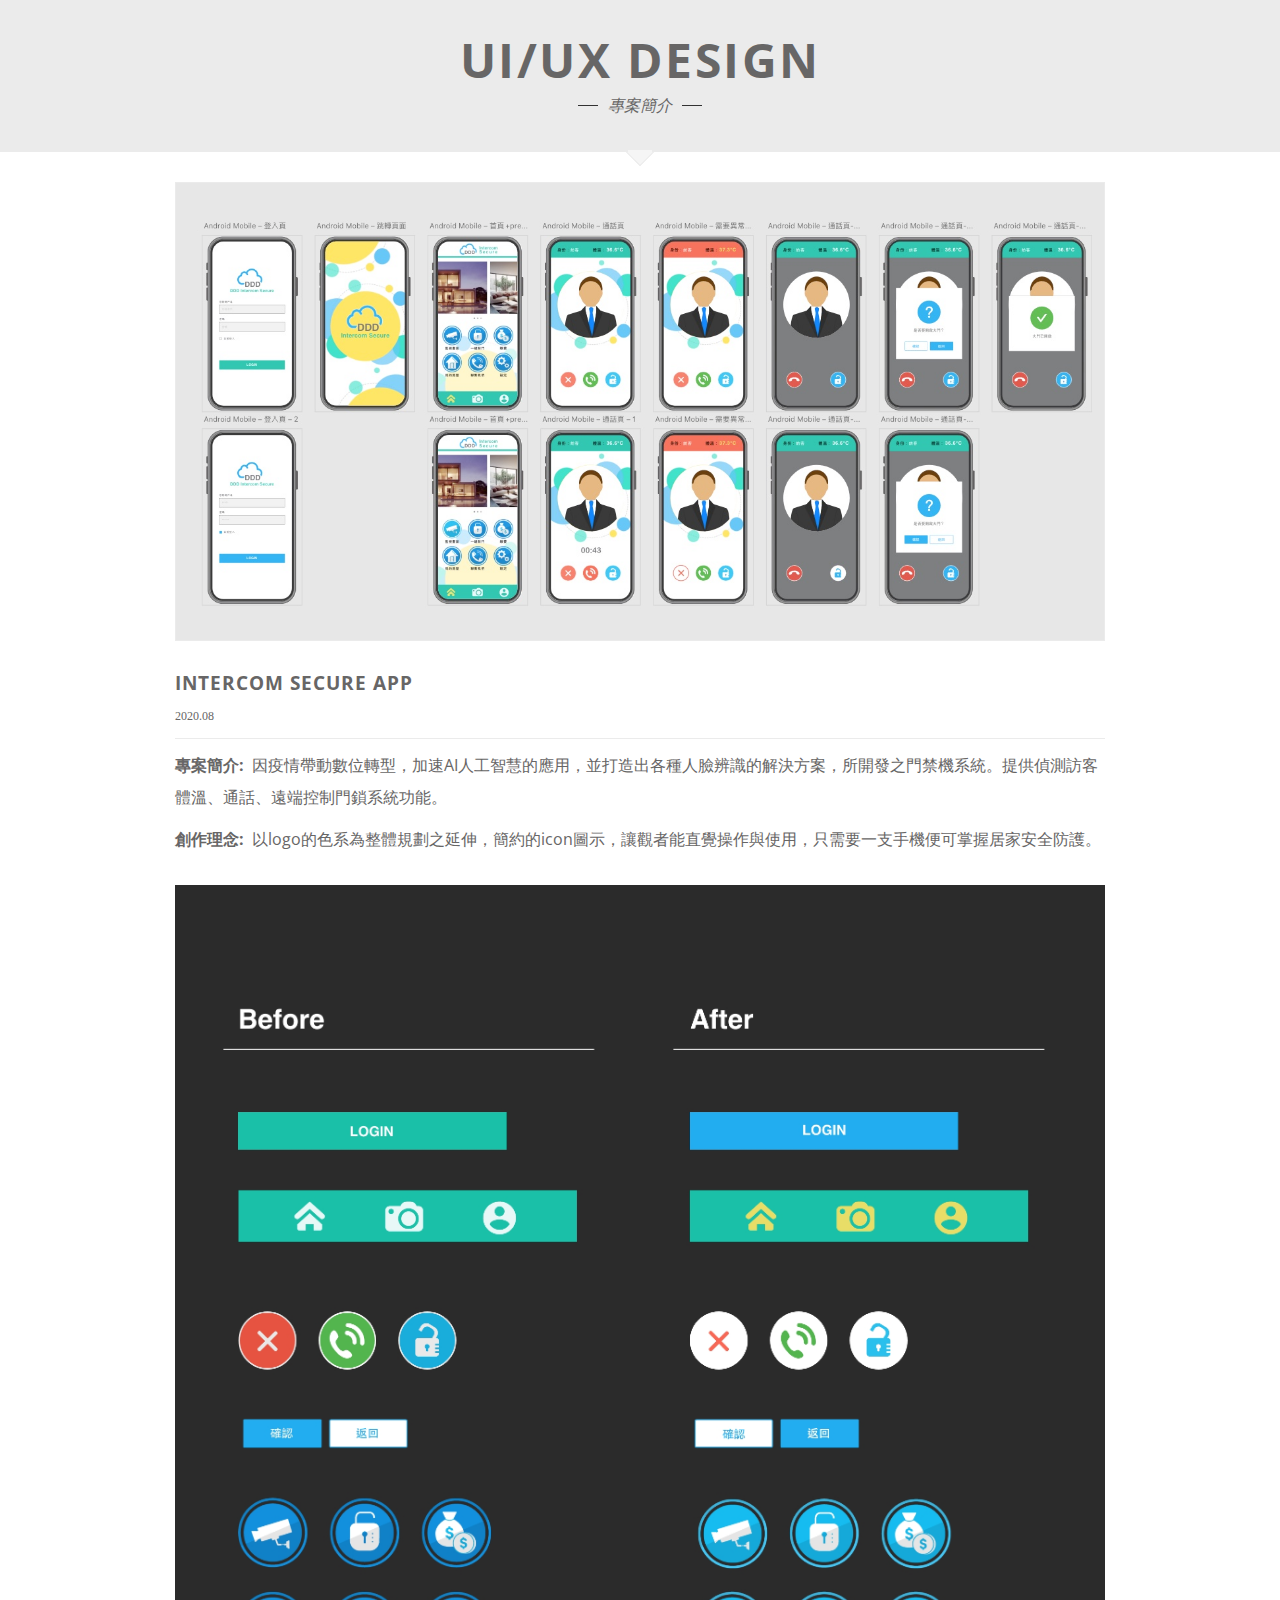
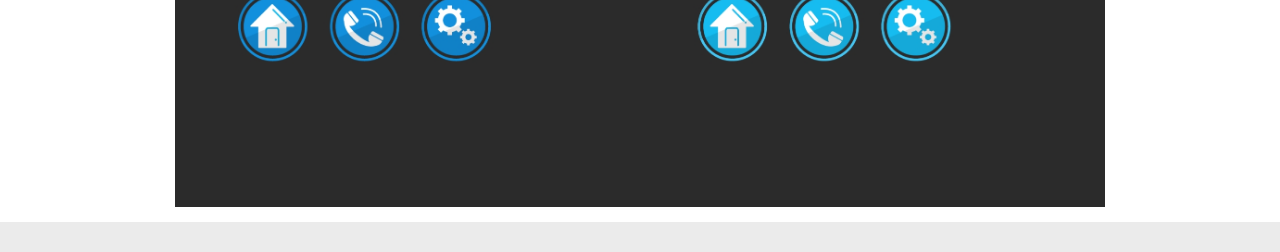
<file: portfolio_app.html>
<!DOCTYPE html>
<html lang="en">
<head>


<meta http-equiv="Content-Type" content="text/html; charset=UTF-8">
  <style type="text/css">.gm-style .gm-style-mtc label,.gm-style .gm-style-mtc div{font-weight:400}</style>
  <link type="text/css" rel="stylesheet" href="/css">
  <link rel="Shortcut Icon" type="image/x-icon" href="index/id.ico"/><!-- 網頁標籤 -->
  <style type="text/css">.gm-style .gm-style-cc span,.gm-style .gm-style-cc a,.gm-style .gm-style-mtc div{font-size:10px}</style>
  <style type="text/css">@media print {  .gm-style .gmnoprint, .gmnoprint {    display:none  }}@media screen {  .gm-style .gmnoscreen, .gmnoscreen { display:none  }}</style>
  <style>



  </style>
    
    <meta http-equiv="X-UA-Compatible" content="IE=edge">
    <meta name="viewport" content="width=device-width, initial-scale=1">

    <!-- Bootstrap -->
    <link href="css/bootstrap.min.css" rel="stylesheet">
    <!-- Icons -->
    <link href="css/font-awesome.min.css" rel="stylesheet">
    <!-- typed style -->
    <link href="css/typed.css" rel="stylesheet">
    <!-- Themes styles-->
    <link href="css/style.css" rel="stylesheet">

    <!-- <link href="assets/theme/css/skin-black.css" rel="stylesheet"> -->
  <script type="text/javascript" charset="UTF-8" src="js/common.js"></script>
  <script type="text/javascript" charset="UTF-8" src="js/util.js"></script>
  <script type="text/javascript" charset="UTF-8" src="js/map.js"></script>
  <script type="text/javascript" charset="UTF-8" src="js/marker.js"></script>
  <style type="text/css">
    .gm-style {
        font: 400 11px Roboto, Arial, sans-serif;
        text-decoration: none;
      }
    .gm-style img { max-width: none; }
    

  </style>
      <script type="text/javascript" charset="UTF-8" src="js/onion.js"></script>
      <script type="text/javascript" charset="UTF-8" src="js/controls.js"></script>
      <script type="text/javascript" charset="UTF-8" src="js/stats.js"></script>
</head>



<body data-spy="scroll" data-target=".menu-area" data-offset="200" class="pace-done" style="font-size: 16px;">
   
      <!--Web Design (RWD)-->
      <section id="blog" class="block-section">
        <!--Web Design (RWD) TITLE-->
        <div class=" shape-bottom">
          <div class="bg-secondary block-title" style="padding: 30px 0;">
            <div class="container">
              <h2 class="text-uppercase color-dark text-bold no-margin">UI/UX Design</h2>
              <div class="title-icon"> <i>專案簡介</i> </div>
            </div>
          </div>
        </div><!--END Web Design (RWD) TITLE-->

        <div class="block-page">
          <div class="container-medium">
            <!--LIST Web Design (RWD)-->
            <ul class="list-unstyled list-blog" style="padding-top: 30px;">
              <li>
                <div class="clearfix box-blog">
                  <a target="blank"><img src="index/IntercomSecure.jpg" width="100%"></a>
                  </div>
                  <div class="blog-content" style="width: 100%;">
                    <h5 class="text-uppercase color-dark text-bold">Intercom Secure App</h5>
                    <div class="post-meta font-alt">
                      <span>2020.08</span>                    
                    </div>
                    <p><span style="font-weight: bold;">專案簡介: </span>&nbsp;因疫情帶動數位轉型，加速AI人工智慧的應用，並打造出各種人臉辨識的解決方案，所開發之門禁機系統。提供偵測訪客體溫、通話、遠端控制門鎖系統功能。</p>
                    <p style="padding-bottom: 20px;"><span style="font-weight: bold;">創作理念: </span>&nbsp;以logo的色系為整體規劃之延伸，簡約的icon圖示，讓觀者能直覺操作與使用，只需要一支手機便可掌握居家安全防護。</p>
                    <a target="blank"><img src="index/IntercomSecure BTN.jpg" width="100%"></a>
                  </div>
                  <div>
                  </div>
                </div>
              </li>  
            </ul> <!--END LIST Web Design (RWD)-->
          </div>
        </div>
      </section> <!--END Web Design (RWD)-->
    </div><!--End wrapper page-->
    <div style="padding-top: 30px; width: 100%; background-color: #ebebeb;"></div>

    <!-- jQuery (necessary for Bootstrap's JavaScript plugins) -->
    <script type="text/javascript" charset="UTF-8" src="js/jquery.js"></script>
    <script  src="js/bootstrap.min.js"></script>

    <!-- parallax bg js -->
    <script type="text/javascript" charset="UTF-8" src="js/jquery.parallax-1.1.3.js"></script>
    <!-- lightbox js -->
    <script type="text/javascript" charset="UTF-8" src="js/jquery.magnific-popup.min.js"></script>
    <!-- typed animation-->
    <script type="text/javascript" charset="UTF-8" src="js/typed.js"></script>
    <!-- easy chart-->
    <script type="text/javascript" charset="UTF-8" src="js/jquery.easypiechart.min.js"></script>
    <!-- simple Captcha -->
    <script type="text/javascript" charset="UTF-8" src="js/jquery.simpleCaptcha.js"></script>
    <!-- simple Ajax Uploader -->
    <script type="text/javascript" charset="UTF-8" src="js/SimpleAjaxUploader.min.js"></script>
    <!-- validate jquery-->
    <script type="text/javascript" charset="UTF-8" src="js/jquery.validate.min.js"></script>

    <!--=====================================================-->
    <!--configuration template-->
    <script type="text/javascript" charset="UTF-8" src="js/theme.js"></script>
  
<div style="display: block; position: absolute; overflow: hidden; margin: 0px; padding: 0px; opacity: 0; direction: ltr; z-index: 2147483583;"><input type="file" name="fileatt" style="position: absolute; right: 0px; margin: 0px; padding: 0px; font-size: 480px; font-family: sans-serif; cursor: pointer;"></div></body></html>
</file>
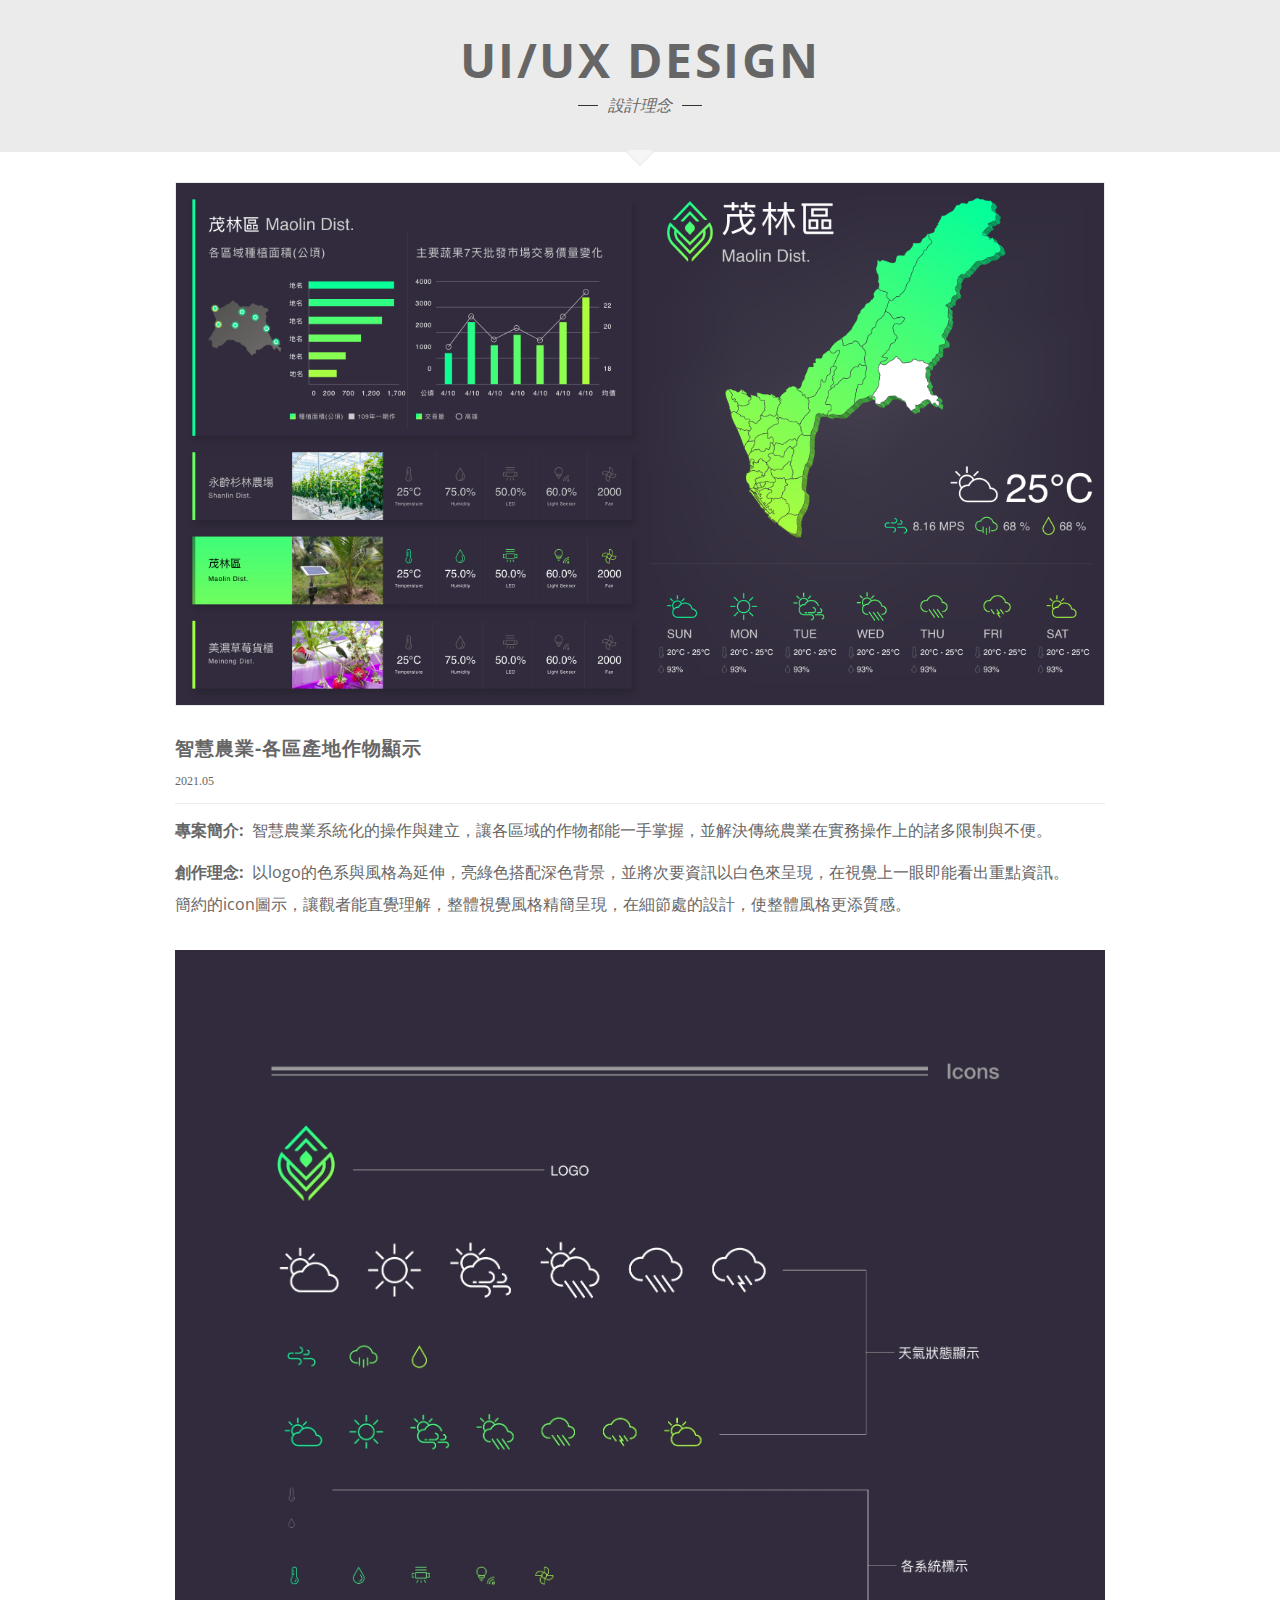
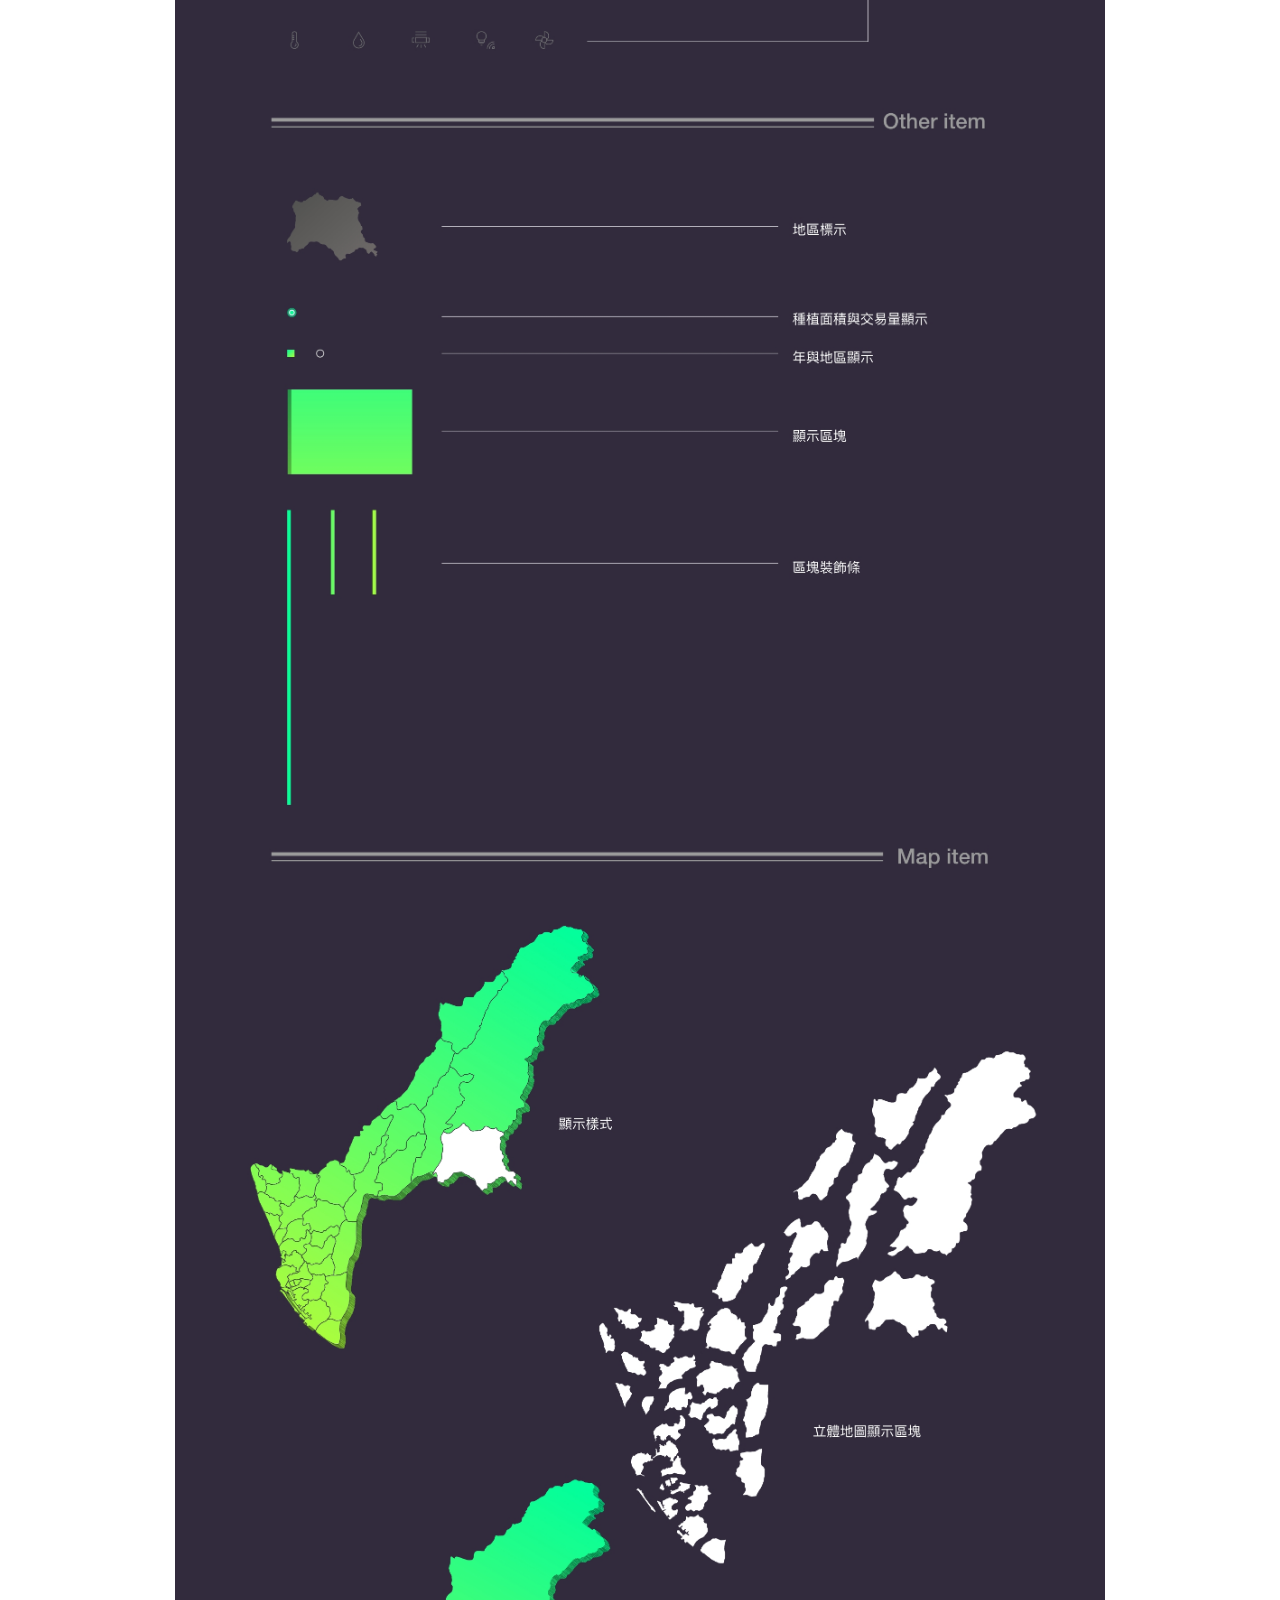
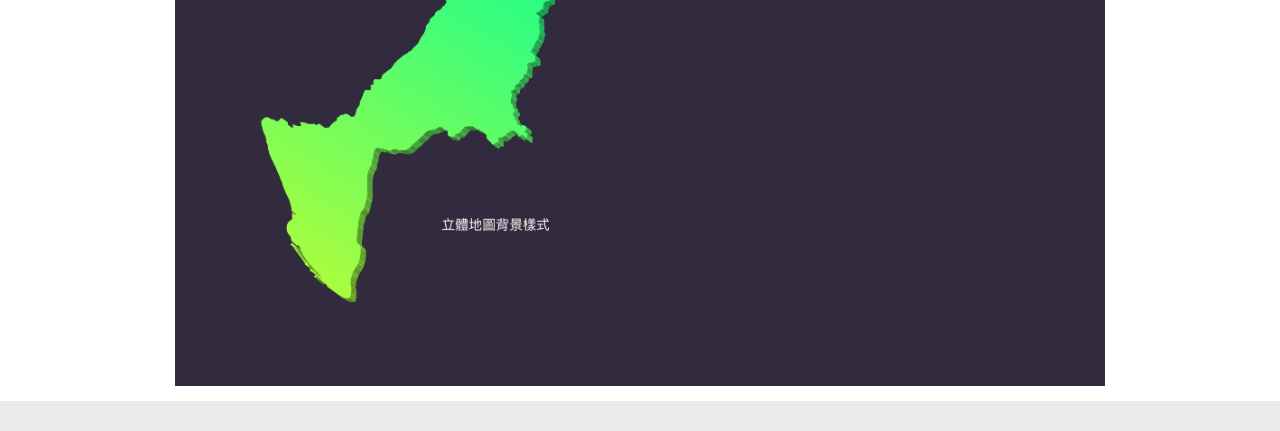
<file: portfolio_fimo.html>
<!DOCTYPE html>
<html lang="en">
<head>


<meta http-equiv="Content-Type" content="text/html; charset=UTF-8">
  <style type="text/css">.gm-style .gm-style-mtc label,.gm-style .gm-style-mtc div{font-weight:400}</style>
  <link type="text/css" rel="stylesheet" href="/css">
  <link rel="Shortcut Icon" type="image/x-icon" href="index/id.ico"/><!-- 網頁標籤 -->
  <style type="text/css">.gm-style .gm-style-cc span,.gm-style .gm-style-cc a,.gm-style .gm-style-mtc div{font-size:10px}</style>
  <style type="text/css">@media print {  .gm-style .gmnoprint, .gmnoprint {    display:none  }}@media screen {  .gm-style .gmnoscreen, .gmnoscreen { display:none  }}</style>
  <style>



  </style>
    
    <meta http-equiv="X-UA-Compatible" content="IE=edge">
    <meta name="viewport" content="width=device-width, initial-scale=1">

    <!-- Bootstrap -->
    <link href="css/bootstrap.min.css" rel="stylesheet">
    <!-- Icons -->
    <link href="css/font-awesome.min.css" rel="stylesheet">
    <!-- typed style -->
    <link href="css/typed.css" rel="stylesheet">
    <!-- Themes styles-->
    <link href="css/style.css" rel="stylesheet">

    <!-- <link href="assets/theme/css/skin-black.css" rel="stylesheet"> -->
  <script type="text/javascript" charset="UTF-8" src="js/common.js"></script>
  <script type="text/javascript" charset="UTF-8" src="js/util.js"></script>
  <script type="text/javascript" charset="UTF-8" src="js/map.js"></script>
  <script type="text/javascript" charset="UTF-8" src="js/marker.js"></script>
  <style type="text/css">
    .gm-style {
        font: 400 11px Roboto, Arial, sans-serif;
        text-decoration: none;
      }
    .gm-style img { max-width: none; }
    

  </style>
      <script type="text/javascript" charset="UTF-8" src="js/onion.js"></script>
      <script type="text/javascript" charset="UTF-8" src="js/controls.js"></script>
      <script type="text/javascript" charset="UTF-8" src="js/stats.js"></script>
</head>



<body data-spy="scroll" data-target=".menu-area" data-offset="200" class="pace-done" style="font-size: 16px;">
   
      <!--Web Design (RWD)-->
      <section id="blog" class="block-section">
        <!--Web Design (RWD) TITLE-->
        <div class=" shape-bottom">
          <div class="bg-secondary block-title" style="padding: 30px 0;">
            <div class="container">
              <h2 class="text-uppercase color-dark text-bold no-margin">UI/UX Design</h2>
              <div class="title-icon"> <i>設計理念</i> </div>
            </div>
          </div>
        </div><!--END Web Design (RWD) TITLE-->

        <div class="block-page">
          <div class="container-medium">
            <!--LIST Web Design (RWD)-->
            <ul class="list-unstyled list-blog" style="padding-top: 30px;">
              <li>
                <div class="clearfix box-blog">
                  <a target="blank"><img src="index/TVlayoutDemo2.jpg" width="100%"></a>
                  </div>
                  <div class="blog-content" style="width: 100%;">
                    <h5 class="text-uppercase color-dark text-bold">智慧農業-各區產地作物顯示</h5>
                    <div class="post-meta font-alt">
                      <span>2021.05</span>                    
                    </div>
                    <p><span style="font-weight: bold;">專案簡介: </span>&nbsp;智慧農業系統化的操作與建立，讓各區域的作物都能一手掌握，並解決傳統農業在實務操作上的諸多限制與不便。</p>
                    <p style="padding-bottom: 20px;"><span style="font-weight: bold;">創作理念: </span>&nbsp;以logo的色系與風格為延伸，亮綠色搭配深色背景，並將次要資訊以白色來呈現，在視覺上一眼即能看出重點資訊。</br>簡約的icon圖示，讓觀者能直覺理解，整體視覺風格精簡呈現，在細節處的設計，使整體風格更添質感。</p>
                    <a target="blank"><img src="index/TVlayout_Icons.jpg" width="100%"></a>
                  </div>
                  <div>
                  </div>
                </div>
              </li>  
            </ul> <!--END LIST Web Design (RWD)-->
          </div>
        </div>
      </section> <!--END Web Design (RWD)-->
    </div><!--End wrapper page-->
    <div style="padding-top: 30px; width: 100%; background-color: #ebebeb;"></div>

    <!-- jQuery (necessary for Bootstrap's JavaScript plugins) -->
    <script type="text/javascript" charset="UTF-8" src="js/jquery.js"></script>
    <script  src="js/bootstrap.min.js"></script>

    <!-- parallax bg js -->
    <script type="text/javascript" charset="UTF-8" src="js/jquery.parallax-1.1.3.js"></script>
    <!-- lightbox js -->
    <script type="text/javascript" charset="UTF-8" src="js/jquery.magnific-popup.min.js"></script>
    <!-- typed animation-->
    <script type="text/javascript" charset="UTF-8" src="js/typed.js"></script>
    <!-- easy chart-->
    <script type="text/javascript" charset="UTF-8" src="js/jquery.easypiechart.min.js"></script>
    <!-- simple Captcha -->
    <script type="text/javascript" charset="UTF-8" src="js/jquery.simpleCaptcha.js"></script>
    <!-- simple Ajax Uploader -->
    <script type="text/javascript" charset="UTF-8" src="js/SimpleAjaxUploader.min.js"></script>
    <!-- validate jquery-->
    <script type="text/javascript" charset="UTF-8" src="js/jquery.validate.min.js"></script>

    <!--=====================================================-->
    <!--configuration template-->
    <script type="text/javascript" charset="UTF-8" src="js/theme.js"></script>
  
<div style="display: block; position: absolute; overflow: hidden; margin: 0px; padding: 0px; opacity: 0; direction: ltr; z-index: 2147483583;"><input type="file" name="fileatt" style="position: absolute; right: 0px; margin: 0px; padding: 0px; font-size: 480px; font-family: sans-serif; cursor: pointer;"></div></body></html>
</file>
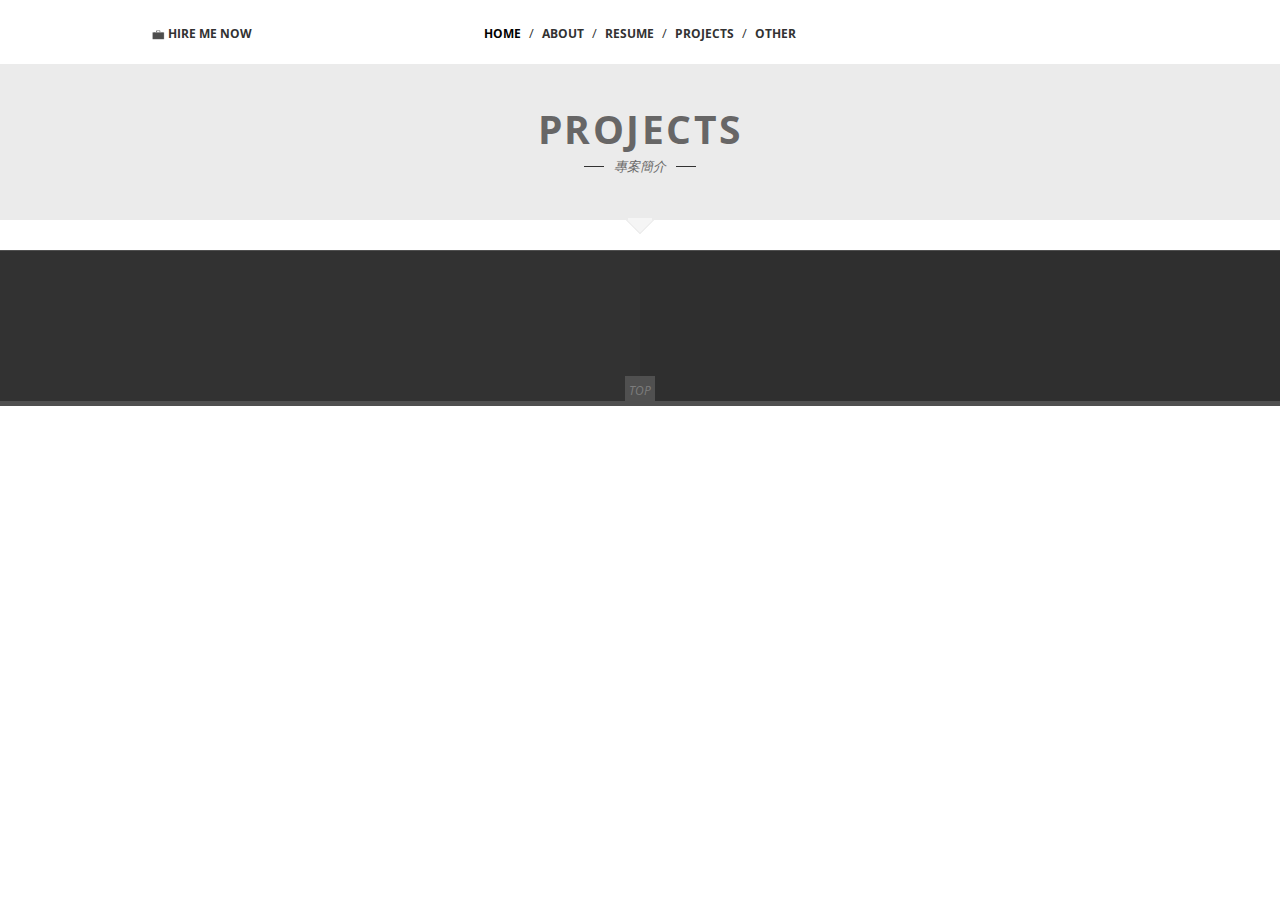
<file: portfolio_menu.html>
<!DOCTYPE html>
<html lang="en">
<head>
  <meta http-equiv="Content-Type" content="text/html; charset=UTF-8">
  <link type="text/css" rel="stylesheet" href="/css">
  <link rel="Shortcut Icon" type="image/x-icon" href="index/id.ico"/><!-- 網頁標籤 -->
  <style type="text/css">
    gm-style .gm-style-mtc label, .gm-style .gm-style-mtc div {
      font-weight: 400
    }

    .gm-style .gm-style-cc span, .gm-style .gm-style-cc a, .gm-style .gm-style-mtc div {
      font-size: 10px
    }

    @media print {
      .gm-style .gmnoprint, .gmnoprint {
        display: none
      }
    }

    @media screen {
      .gm-style .gmnoscreen, .gmnoscreen {
        display: none
      }
    }

    .gm-style {
      font: 400 11px Roboto, Arial, sans-serif;
      text-decoration: none;
    }

    .gm-style img {
      max-width: none;
    }

    .blog-content {
      padding-bottom: 30px;
    }
  </style>

  <meta http-equiv="X-UA-Compatible" content="IE=edge">
  <meta name="viewport" content="width=device-width, initial-scale=1">

  <!-- Bootstrap -->
  <link href="css/bootstrap.min.css" rel="stylesheet">
  <!-- Icons -->
  <link href="css/font-awesome.min.css" rel="stylesheet">
  <!-- typed style -->
  <link href="css/typed.css" rel="stylesheet">
  <!-- Theme styles -->
  <link href="css/style_menu.css" rel="stylesheet">
  <!-- <link href="assets/theme/css/skin-black.css" rel="stylesheet"> -->
</head>


<body data-spy="scroll" data-target=".menu-area" data-offset="200" class="  pace-done" style="height: 50px;">
<!--wrapper page-->
<div class="wrapper" style="visibility: visible; opacity: 1;">  
  <!-- Header -->
  <header class="header" id="home">
          <!-- Main navbar -->
          <div class="menu-area">
            <div class="toogle-bars">
              <a href="#menu-collapse" data-toggle="collapse" class="collapsed" aria-expanded="false"><i></i> <i></i> MENU</a>
            </div>
            <div class="menu-collapse collapse" id="menu-collapse" aria-expanded="false" style="height: 0px;">
              <div class="container">
                <div class="row">
                  <div class="col-md-3">
                    <ul class="breadcrumb main-nav no-space">
                      <li class="link-inpage"><a href="mailto:sandylinuk@gmail.com" id="hireme-tab"
                        class="link-inpage"><i><img src="index/hire-icon.jpg" style="width: 6%;"></i> Hire Me Now</a></li>
                    </ul>
                  </div>
                  <div class="col-md-6">
                    <ul class="breadcrumb main-nav nav">
                      <li class="active"><a href="https://yushan033.github.io/#home" class="link-inpage">Home</a></li>
                      <li class=""><a href="https://yushan033.github.io/#about" class="link-inpage">About</a></li>
                      <li class=""><a href="https://yushan033.github.io/#resume" class="link-inpage">Resume</a></li>
                      <li class=""><a href="https://yushan033.github.io/#blog" class="link-inpage">Projects</a></li>
                      <li class=""><a href="https://yushan033.github.io/#portfolio" class="link-inpage">Other</a></li> 
                    </ul>
                  </div><!--col-md-6 end-->
                </div><!--row end-->
              </div>
            </div>
          </div><!-- End Main navbar -->    
  </header><!-- End Header -->

  

  <!--Web Design (RWD)-->
  <section id="blog" class="block-section" style="padding-bottom: 30px;">
    <!--Web Design (RWD) TITLE-->
    <div class=" shape-bottom">
      <div class="bg-secondary block-title">
        <div class="container">
          <h2 class="text-uppercase color-dark text-bold no-margin">Projects</h2>
          <div class="title-icon"><i>專案簡介</i></div>
        </div>
      </div>
    </div><!--END Web Design (RWD) TITLE-->

    <div class="block-page">
    </div>


  </section> <!--END Web Design (RWD)-->

  <!--FOOTER-->
  <footer class="main-footer">
    <div class="container">
      <a href="#home" class="back-to-top"><i>TOP</i></a>
    </div><!--END container-->
  </footer><!--END FOOTER-->
</div><!--End wrapper page-->


<!-- jQuery (necessary for Bootstrap's JavaScript plugins) -->
<script type="text/javascript" charset="UTF-8" src="js/jquery.js"></script>
<script src="js/bootstrap.min.js"></script>

<!-- parallax bg js -->
<script type="text/javascript" charset="UTF-8" src="js/jquery.parallax-1.1.3.js"></script>
<!-- lightbox js -->
<script type="text/javascript" charset="UTF-8" src="js/jquery.magnific-popup.min.js"></script>
<!-- typed animation-->
<script type="text/javascript" charset="UTF-8" src="js/typed.js"></script>
<!-- easy chart-->
<script type="text/javascript" charset="UTF-8" src="js/jquery.easypiechart.min.js"></script>
<!-- simple Captcha -->
<script type="text/javascript" charset="UTF-8" src="js/jquery.simpleCaptcha.js"></script>
<!-- simple Ajax Uploader -->
<script type="text/javascript" charset="UTF-8" src="js/SimpleAjaxUploader.min.js"></script>
<!-- validate jquery-->
<script type="text/javascript" charset="UTF-8" src="js/jquery.validate.min.js"></script>

<!--=====================================================-->
<!--configuration template-->
<script type="text/javascript" charset="UTF-8" src="js/theme.js"></script>

</body>
</html>
</file>
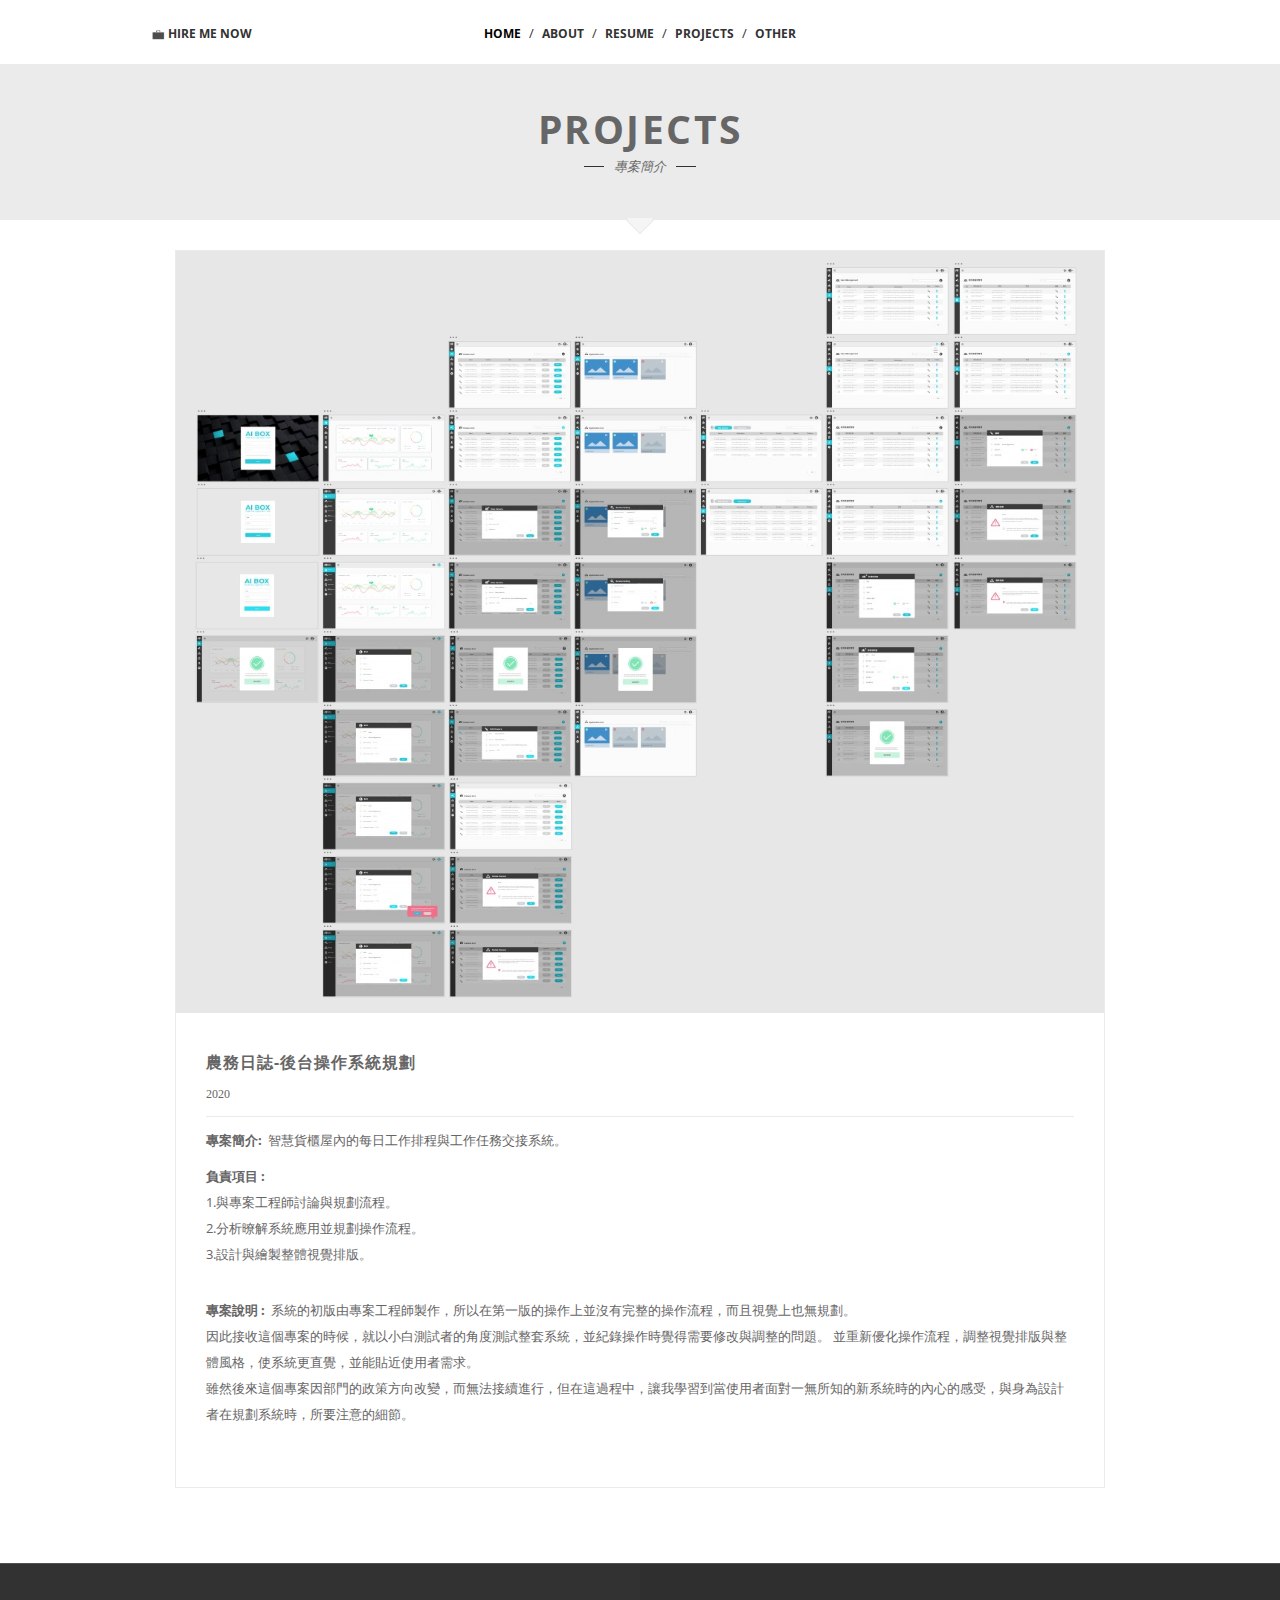
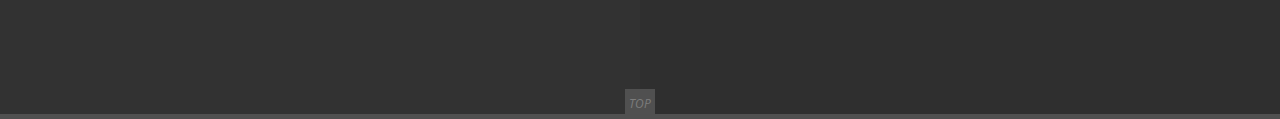
<file: portfolio_menu_aibox.html>
<!DOCTYPE html>
<html lang="en">
<head>
  <meta http-equiv="Content-Type" content="text/html; charset=UTF-8">
  <link type="text/css" rel="stylesheet" href="/css">
  <link rel="Shortcut Icon" type="image/x-icon" href="index/id.ico"/><!-- 網頁標籤 -->
  <style type="text/css">
    gm-style .gm-style-mtc label, .gm-style .gm-style-mtc div {
      font-weight: 400
    }

    .gm-style .gm-style-cc span, .gm-style .gm-style-cc a, .gm-style .gm-style-mtc div {
      font-size: 10px
    }

    @media print {
      .gm-style .gmnoprint, .gmnoprint {
        display: none
      }
    }

    @media screen {
      .gm-style .gmnoscreen, .gmnoscreen {
        display: none
      }
    }

    .gm-style {
      font: 400 11px Roboto, Arial, sans-serif;
      text-decoration: none;
    }

    .gm-style img {
      max-width: none;
    }

    .blog-content {
      padding-bottom: 30px;
    }
  </style>

  <meta http-equiv="X-UA-Compatible" content="IE=edge">
  <meta name="viewport" content="width=device-width, initial-scale=1">

  <!-- Bootstrap -->
  <link href="css/bootstrap.min.css" rel="stylesheet">
  <!-- Icons -->
  <link href="css/font-awesome.min.css" rel="stylesheet">
  <!-- typed style -->
  <link href="css/typed.css" rel="stylesheet">
  <!-- Theme styles -->
  <link href="css/style_menu.css" rel="stylesheet">
  <!-- <link href="assets/theme/css/skin-black.css" rel="stylesheet"> -->
</head>


<body data-spy="scroll" data-target=".menu-area" data-offset="200" class="  pace-done" style="height: 50px;">
<!--wrapper page-->
<div class="wrapper" style="visibility: visible; opacity: 1;">  
  <!-- Header -->
  <header class="header" id="home">
          <!-- Main navbar -->
          <div class="menu-area">
            <div class="toogle-bars">
              <a href="#menu-collapse" data-toggle="collapse" class="collapsed" aria-expanded="false"><i></i> <i></i> MENU</a>
            </div>
            <div class="menu-collapse collapse" id="menu-collapse" aria-expanded="false" style="height: 0px;">
              <div class="container">
                <div class="row">
                  <div class="col-md-3">
                    <ul class="breadcrumb main-nav no-space">
                      <li class="link-inpage"><a href="mailto:sandylinuk@gmail.com" id="hireme-tab"
                        class="link-inpage"><i><img src="index/hire-icon.jpg" style="width: 6%;"></i> Hire Me Now</a></li>
                    </ul>
                  </div>
                  <div class="col-md-6">
                    <ul class="breadcrumb main-nav nav">
                      <li class="active"><a href="https://yushan033.github.io/#home" class="link-inpage">Home</a></li>
                      <li class=""><a href="https://yushan033.github.io/#about" class="link-inpage">About</a></li>
                      <li class=""><a href="https://yushan033.github.io/#resume" class="link-inpage">Resume</a></li>
                      <li class=""><a href="https://yushan033.github.io/#blog" class="link-inpage">Projects</a></li>
                      <li class=""><a href="https://yushan033.github.io/#portfolio" class="link-inpage">Other</a></li> 
                    </ul>
                  </div><!--col-md-6 end-->
                </div><!--row end-->
              </div>
            </div>
          </div><!-- End Main navbar -->    
  </header><!-- End Header -->

  

  <!--Web Design (RWD)-->
  <section id="blog" class="block-section" style="padding-bottom: 30px;">
    <!--Web Design (RWD) TITLE-->
    <div class=" shape-bottom">
      <div class="bg-secondary block-title">
        <div class="container">
          <h2 class="text-uppercase color-dark text-bold no-margin">Projects</h2>
          <div class="title-icon"><i>專案簡介</i></div>
        </div>
      </div>
    </div><!--END Web Design (RWD) TITLE-->

    <div class="block-page">
      <div class="container-medium">
        <!--LIST Web Design (RWD)-->
        <ul class="list-unstyled list-blog" style="padding-top: 30px;">
          <li>
            <div class="clearfix box-blog">
              <a target="blank"><img src="index/prototype_aibox.jpg" width="100%"></a>       
              <div class="blog-content" style="width: 100%;">
                <h5 class="text-uppercase color-dark text-bold">農務日誌-後台操作系統規劃</h5>
                <div class="post-meta font-alt">
                  <span>2020</span>                    
                </div>
                <p><span style="font-weight: bold;">專案簡介: </span>&nbsp;智慧貨櫃屋內的每日工作排程與工作任務交接系統。</p>
                <p style="padding-bottom: 20px;"><span style="font-weight: bold;">負責項目 : </br></span>1.與專案工程師討論與規劃流程。</br>2.分析暸解系統應用並規劃操作流程。</br>3.設計與繪製整體視覺排版。</br>
                <p style="padding-bottom: 20px;"><span style="font-weight: bold;">專案說明 : </span>&nbsp;系統的初版由專案工程師製作，所以在第一版的操作上並沒有完整的操作流程，而且視覺上也無規劃。</br>因此接收這個專案的時候，就以小白測試者的角度測試整套系統，並紀錄操作時覺得需要修改與調整的問題。
                並重新優化操作流程，調整視覺排版與整體風格，使系統更直覺，並能貼近使用者需求。</br>雖然後來這個專案因部門的政策方向改變，而無法接續進行，但在這過程中，讓我學習到當使用者面對一無所知的新系統時的內心的感受，與身為設計者在規劃系統時，所要注意的細節。</p>
              </div>
            </div>
          </li>  
        </ul> <!--END LIST Web Design (RWD)-->
      </div>
    </div>

  </section> <!--END Web Design (RWD)-->

  <!--FOOTER-->
  <footer class="main-footer">
    <div class="container">
      <a href="#home" class="back-to-top"><i>TOP</i></a>
    </div><!--END container-->
  </footer><!--END FOOTER-->
</div><!--End wrapper page-->


<!-- jQuery (necessary for Bootstrap's JavaScript plugins) -->
<script type="text/javascript" charset="UTF-8" src="js/jquery.js"></script>
<script src="js/bootstrap.min.js"></script>

<!-- parallax bg js -->
<script type="text/javascript" charset="UTF-8" src="js/jquery.parallax-1.1.3.js"></script>
<!-- lightbox js -->
<script type="text/javascript" charset="UTF-8" src="js/jquery.magnific-popup.min.js"></script>
<!-- typed animation-->
<script type="text/javascript" charset="UTF-8" src="js/typed.js"></script>
<!-- easy chart-->
<script type="text/javascript" charset="UTF-8" src="js/jquery.easypiechart.min.js"></script>
<!-- simple Captcha -->
<script type="text/javascript" charset="UTF-8" src="js/jquery.simpleCaptcha.js"></script>
<!-- simple Ajax Uploader -->
<script type="text/javascript" charset="UTF-8" src="js/SimpleAjaxUploader.min.js"></script>
<!-- validate jquery-->
<script type="text/javascript" charset="UTF-8" src="js/jquery.validate.min.js"></script>

<!--=====================================================-->
<!--configuration template-->
<script type="text/javascript" charset="UTF-8" src="js/theme.js"></script>

</body>
</html>
</file>
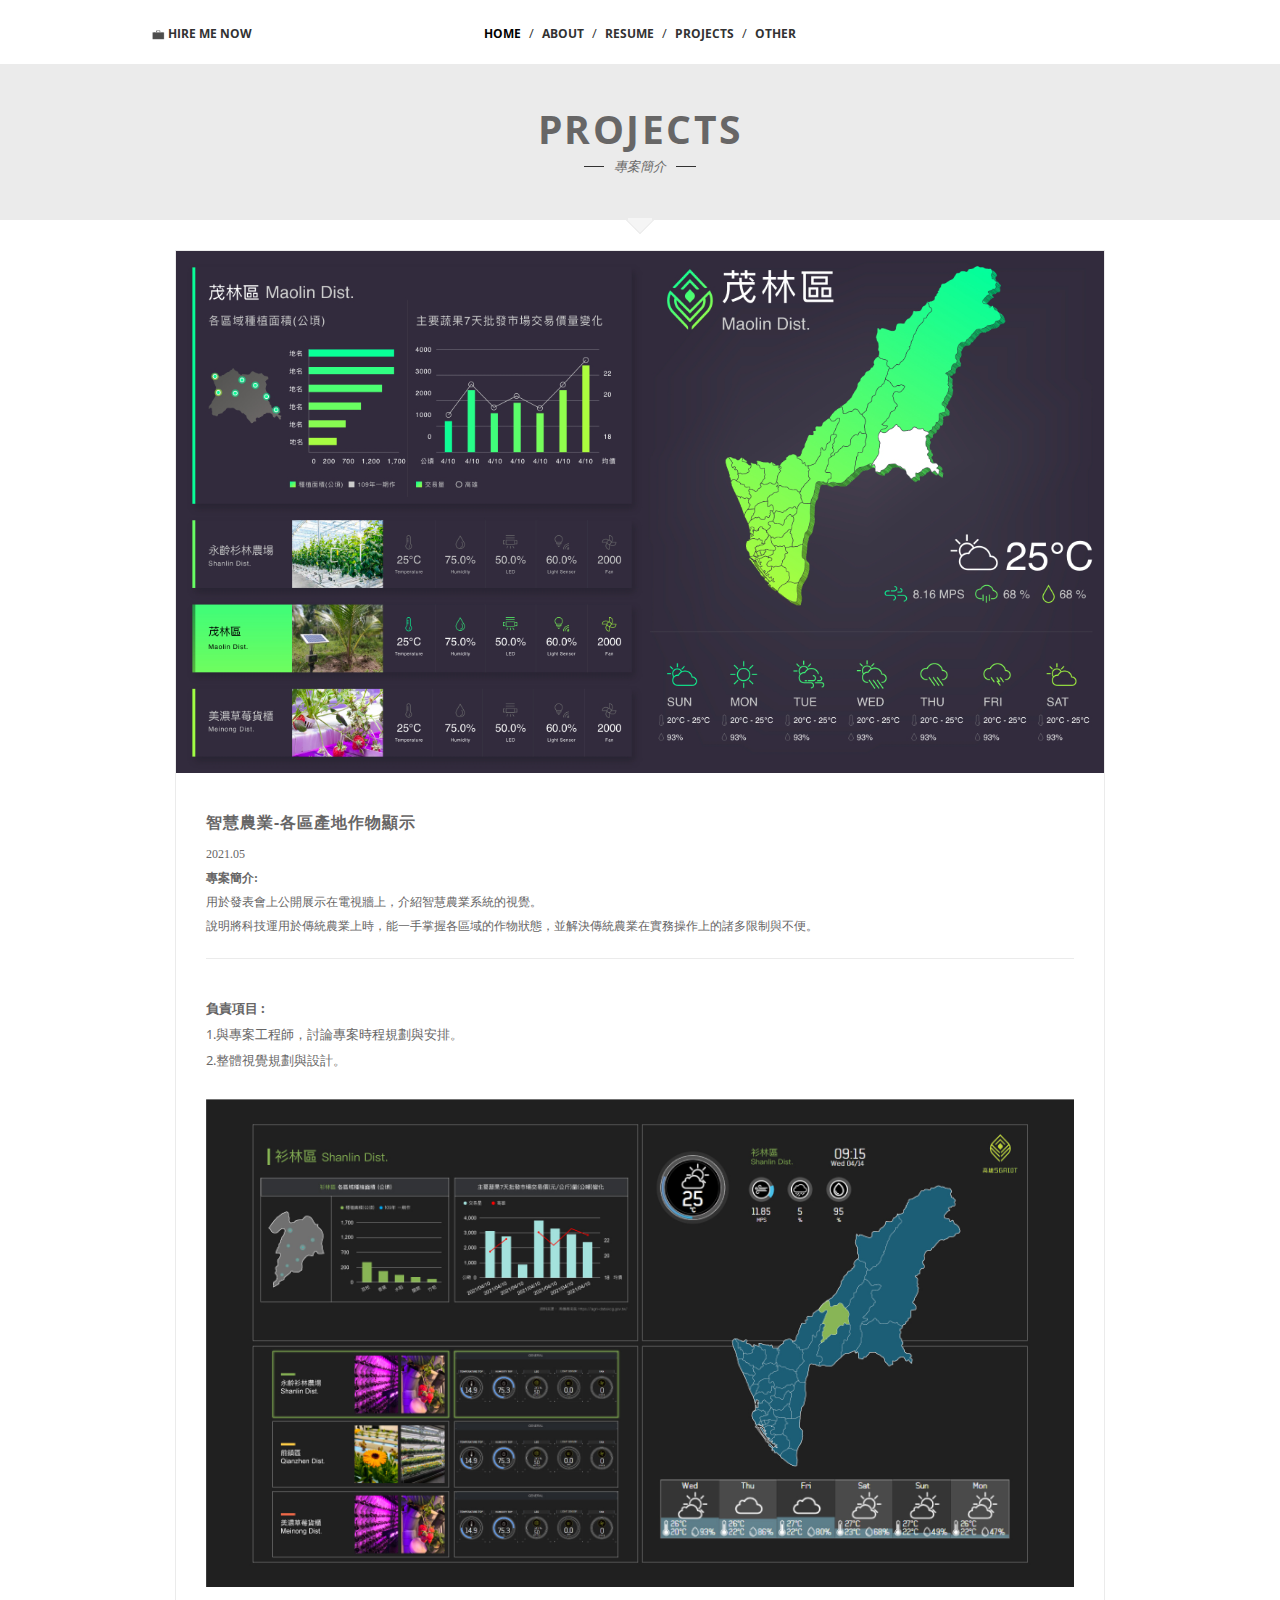
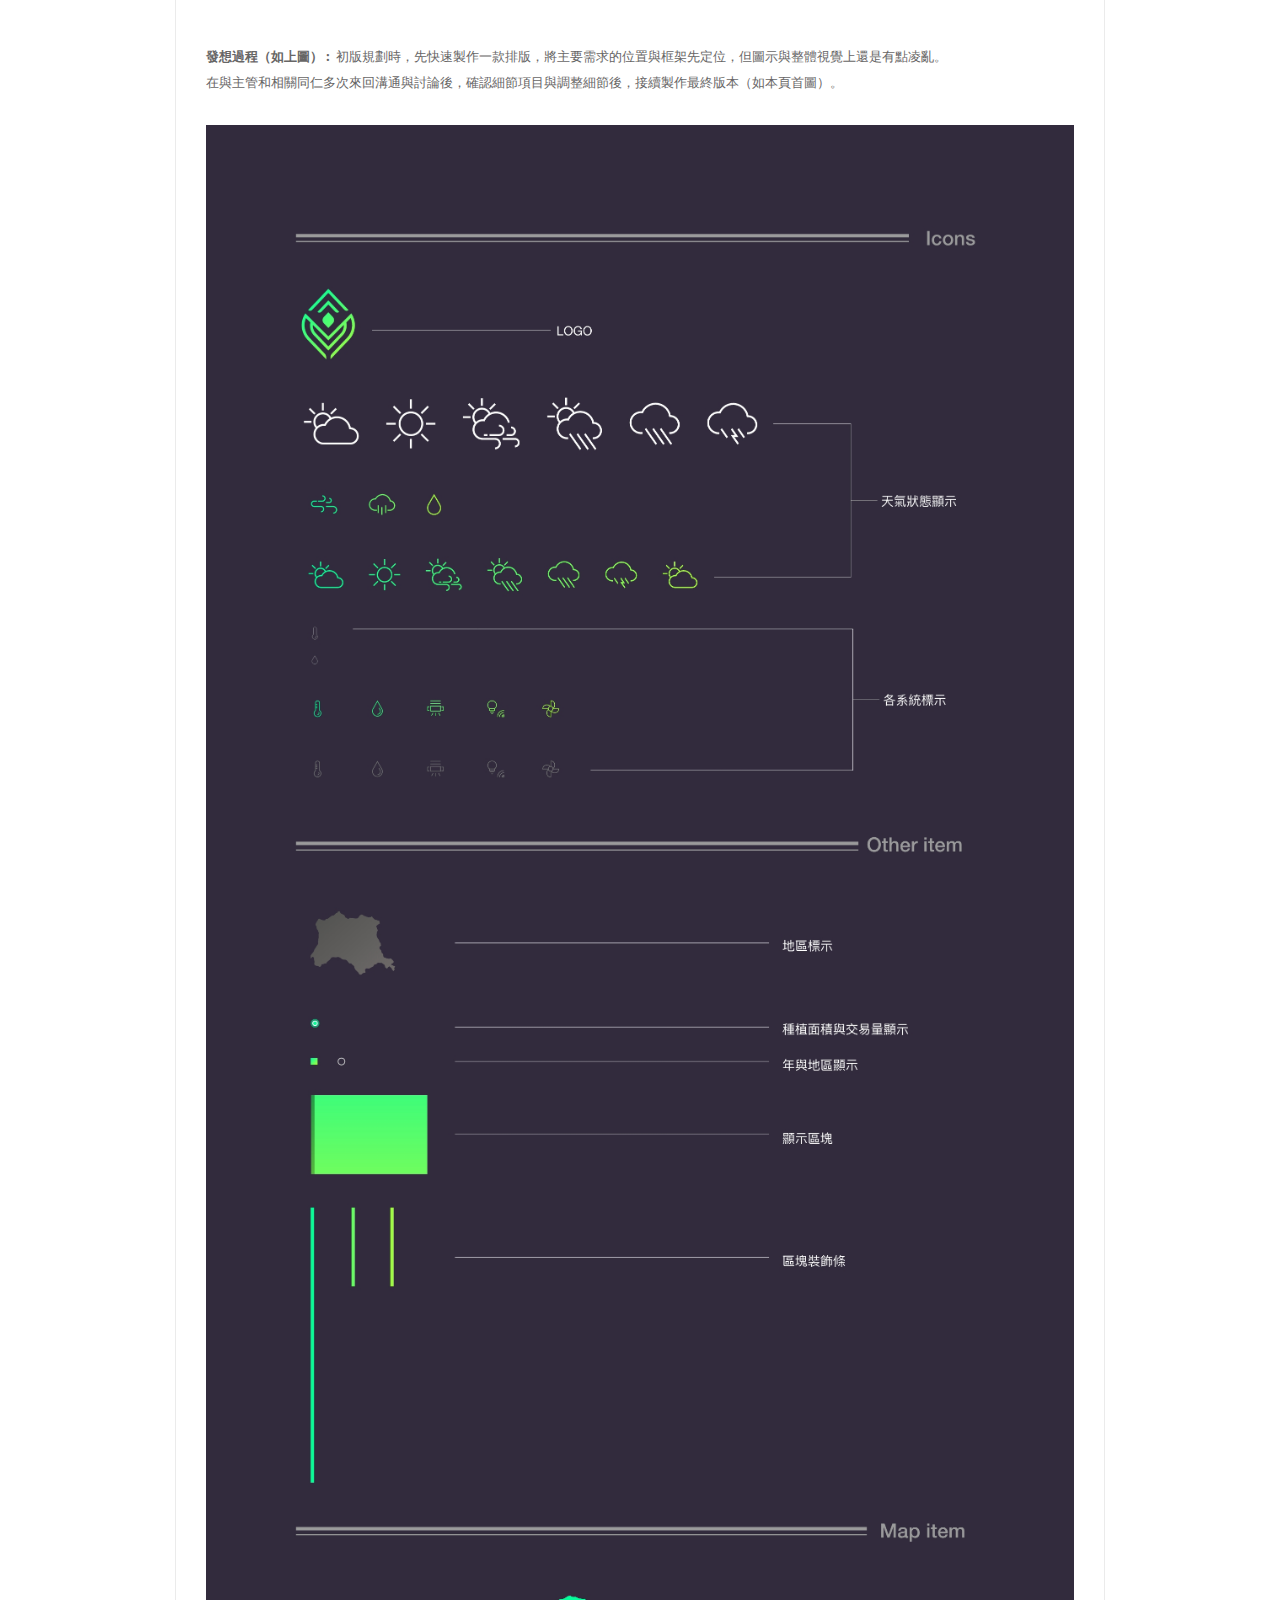
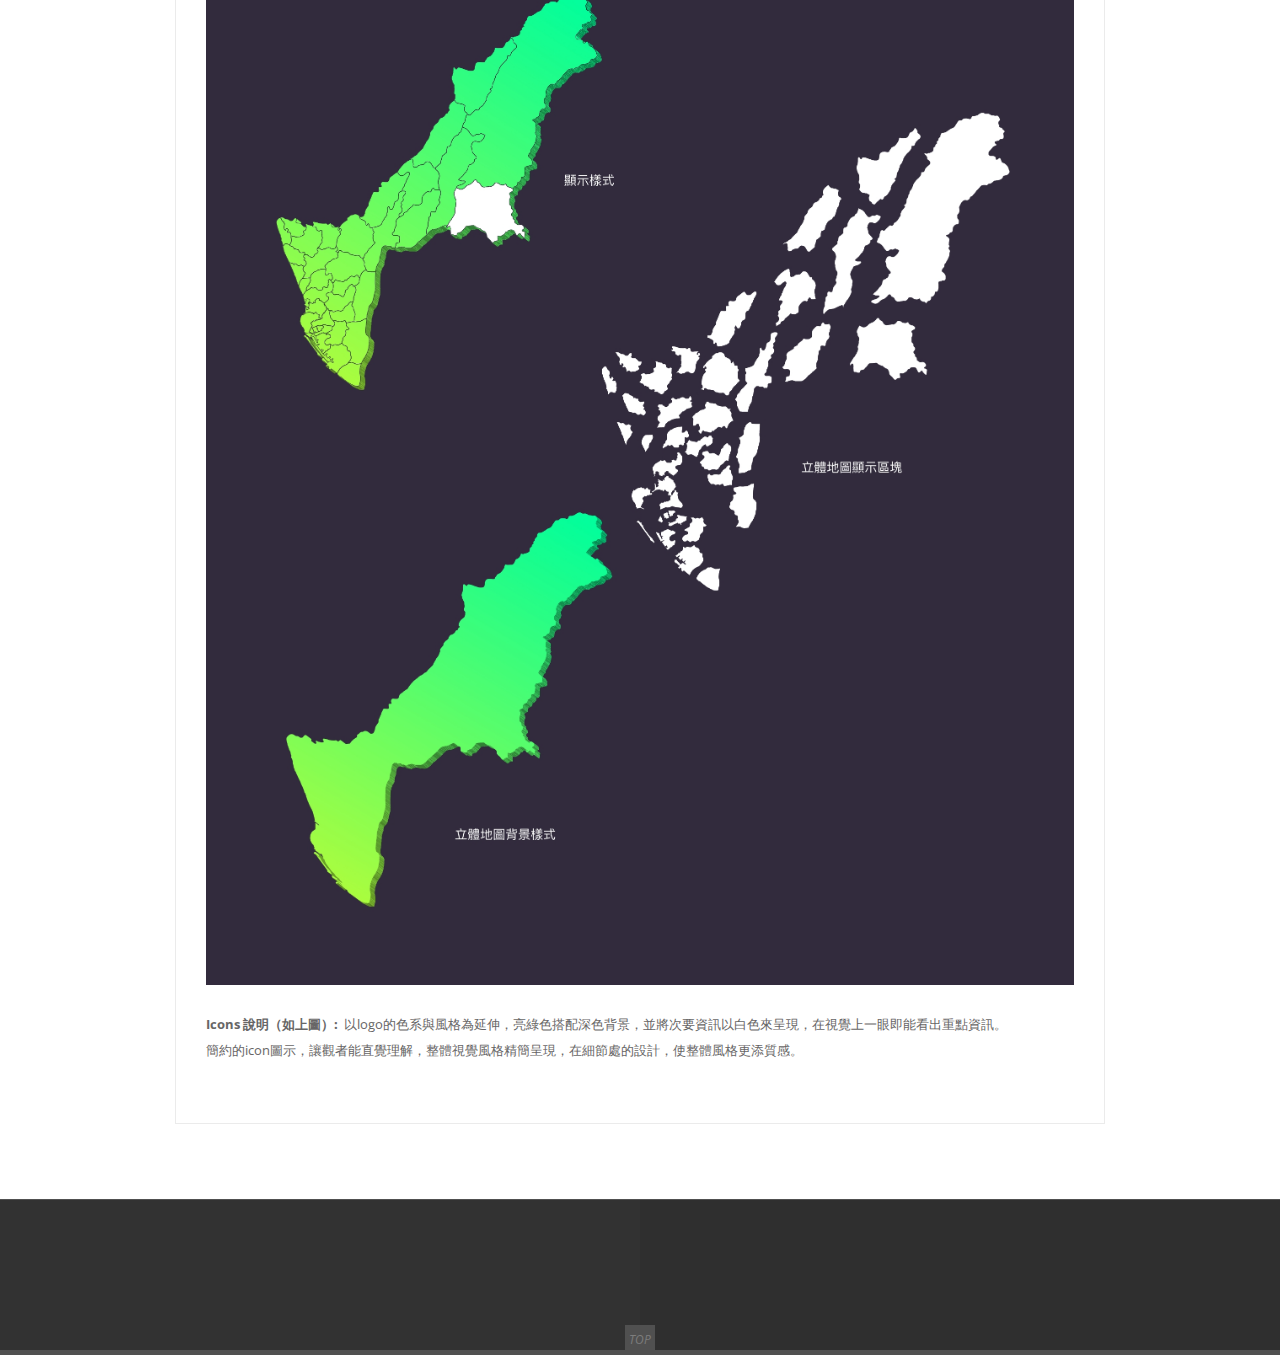
<file: portfolio_menu_fimo.html>
<!DOCTYPE html>
<html lang="en">
<head>
  <meta http-equiv="Content-Type" content="text/html; charset=UTF-8">
  <link type="text/css" rel="stylesheet" href="/css">
  <link rel="Shortcut Icon" type="image/x-icon" href="index/id.ico"/><!-- 網頁標籤 -->
  <style type="text/css">
    gm-style .gm-style-mtc label, .gm-style .gm-style-mtc div {
      font-weight: 400
    }

    .gm-style .gm-style-cc span, .gm-style .gm-style-cc a, .gm-style .gm-style-mtc div {
      font-size: 10px
    }

    @media print {
      .gm-style .gmnoprint, .gmnoprint {
        display: none
      }
    }

    @media screen {
      .gm-style .gmnoscreen, .gmnoscreen {
        display: none
      }
    }

    .gm-style {
      font: 400 11px Roboto, Arial, sans-serif;
      text-decoration: none;
    }

    .gm-style img {
      max-width: none;
    }

    .blog-content {
      padding-bottom: 30px;
    }
  </style>

  <meta http-equiv="X-UA-Compatible" content="IE=edge">
  <meta name="viewport" content="width=device-width, initial-scale=1">

  <!-- Bootstrap -->
  <link href="css/bootstrap.min.css" rel="stylesheet">
  <!-- Icons -->
  <link href="css/font-awesome.min.css" rel="stylesheet">
  <!-- typed style -->
  <link href="css/typed.css" rel="stylesheet">
  <!-- Theme styles -->
  <link href="css/style_menu.css" rel="stylesheet">
  <!-- <link href="assets/theme/css/skin-black.css" rel="stylesheet"> -->
</head>


<body data-spy="scroll" data-target=".menu-area" data-offset="200" class="  pace-done" style="height: 50px;">
<!--wrapper page-->
<div class="wrapper" style="visibility: visible; opacity: 1;">  
  <!-- Header -->
  <header class="header" id="home">
          <!-- Main navbar -->
          <div class="menu-area">
            <div class="toogle-bars">
              <a href="#menu-collapse" data-toggle="collapse" class="collapsed" aria-expanded="false"><i></i> <i></i> MENU</a>
            </div>
            <div class="menu-collapse collapse" id="menu-collapse" aria-expanded="false" style="height: 0px;">
              <div class="container">
                <div class="row">
                  <div class="col-md-3">
                    <ul class="breadcrumb main-nav no-space">
                      <li class="link-inpage"><a href="mailto:sandylinuk@gmail.com" id="hireme-tab"
                        class="link-inpage"><i><img src="index/hire-icon.jpg" style="width: 6%;"></i> Hire Me Now</a></li>
                    </ul>
                  </div>
                  <div class="col-md-6">
                    <ul class="breadcrumb main-nav nav">
                      <li class="active"><a href="https://yushan033.github.io/#home" class="link-inpage">Home</a></li>
                      <li class=""><a href="https://yushan033.github.io/#about" class="link-inpage">About</a></li>
                      <li class=""><a href="https://yushan033.github.io/#resume" class="link-inpage">Resume</a></li>
                      <li class=""><a href="https://yushan033.github.io/#blog" class="link-inpage">Projects</a></li>
                      <li class=""><a href="https://yushan033.github.io/#portfolio" class="link-inpage">Other</a></li> 
                    </ul>
                  </div><!--col-md-6 end-->
                </div><!--row end-->
              </div>
            </div>
          </div><!-- End Main navbar -->    
  </header><!-- End Header -->

  

  <!--Web Design (RWD)-->
  <section id="blog" class="block-section" style="padding-bottom: 30px;">
    <!--Web Design (RWD) TITLE-->
    <div class=" shape-bottom">
      <div class="bg-secondary block-title">
        <div class="container">
          <h2 class="text-uppercase color-dark text-bold no-margin">Projects</h2>
          <div class="title-icon"><i>專案簡介</i></div>
        </div>
      </div>
    </div><!--END Web Design (RWD) TITLE-->

    <div class="block-page">
      <div class="container-medium">
        <!--LIST Web Design (RWD)-->
        <ul class="list-unstyled list-blog" style="padding-top: 30px;">
          <li>
            <div class="clearfix box-blog">
              <a target="blank"><img src="index/TVlayoutDemo2.jpg" width="100%"></a>
              
              <div class="blog-content" style="width: 100%;">
                <h5 class="text-uppercase color-dark text-bold">智慧農業-各區產地作物顯示</h5>
                <div class="post-meta font-alt">
                  <span>2021.05</span>      
                  <p><span style="font-weight: bold;">專案簡介:</br></span>用於發表會上公開展示在電視牆上，介紹智慧農業系統的視覺。</br>說明將科技運用於傳統農業上時，能一手掌握各區域的作物狀態，並解決傳統農業在實務操作上的諸多限制與不便。</p>              
                </div></br>
                <p style="padding-bottom: 20px;"><span style="font-weight: bold;">負責項目 : </br></span>1.與專案工程師，討論專案時程規劃與安排。</br>2.整體視覺規劃與設計。</br></br>
                <a target="blank"><img src="index/TV layout.jpg" width="100%"></a></br></br>
                <p style="padding-bottom: 20px;"><span style="font-weight: bold;">發想過程（如上圖） : </span>&nbsp;初版規劃時，先快速製作一款排版，將主要需求的位置與框架先定位，但圖示與整體視覺上還是有點凌亂。</br>在與主管和相關同仁多次來回溝通與討論後，確認細節項目與調整細節後，接續製作最終版本（如本頁首圖）。</p>                
                <a target="blank"><img src="index/TVlayout_Icons.jpg" width="100%"></a></br></br>
                <p style="padding-bottom: 20px;"><span style="font-weight: bold;">Icons 說明（如上圖）: </span>&nbsp;以logo的色系與風格為延伸，亮綠色搭配深色背景，並將次要資訊以白色來呈現，在視覺上一眼即能看出重點資訊。</br>簡約的icon圖示，讓觀者能直覺理解，整體視覺風格精簡呈現，在細節處的設計，使整體風格更添質感。</p>                
              </div>
            </div>
          </li>  
        </ul> <!--END LIST Web Design (RWD)-->
      </div>
    </div>

  </section> <!--END Web Design (RWD)-->

  <!--FOOTER-->
  <footer class="main-footer">
    <div class="container">
      <a href="#home" class="back-to-top"><i>TOP</i></a>
    </div><!--END container-->
  </footer><!--END FOOTER-->
</div><!--End wrapper page-->


<!-- jQuery (necessary for Bootstrap's JavaScript plugins) -->
<script type="text/javascript" charset="UTF-8" src="js/jquery.js"></script>
<script src="js/bootstrap.min.js"></script>

<!-- parallax bg js -->
<script type="text/javascript" charset="UTF-8" src="js/jquery.parallax-1.1.3.js"></script>
<!-- lightbox js -->
<script type="text/javascript" charset="UTF-8" src="js/jquery.magnific-popup.min.js"></script>
<!-- typed animation-->
<script type="text/javascript" charset="UTF-8" src="js/typed.js"></script>
<!-- easy chart-->
<script type="text/javascript" charset="UTF-8" src="js/jquery.easypiechart.min.js"></script>
<!-- simple Captcha -->
<script type="text/javascript" charset="UTF-8" src="js/jquery.simpleCaptcha.js"></script>
<!-- simple Ajax Uploader -->
<script type="text/javascript" charset="UTF-8" src="js/SimpleAjaxUploader.min.js"></script>
<!-- validate jquery-->
<script type="text/javascript" charset="UTF-8" src="js/jquery.validate.min.js"></script>

<!--=====================================================-->
<!--configuration template-->
<script type="text/javascript" charset="UTF-8" src="js/theme.js"></script>

</body>
</html>
</file>
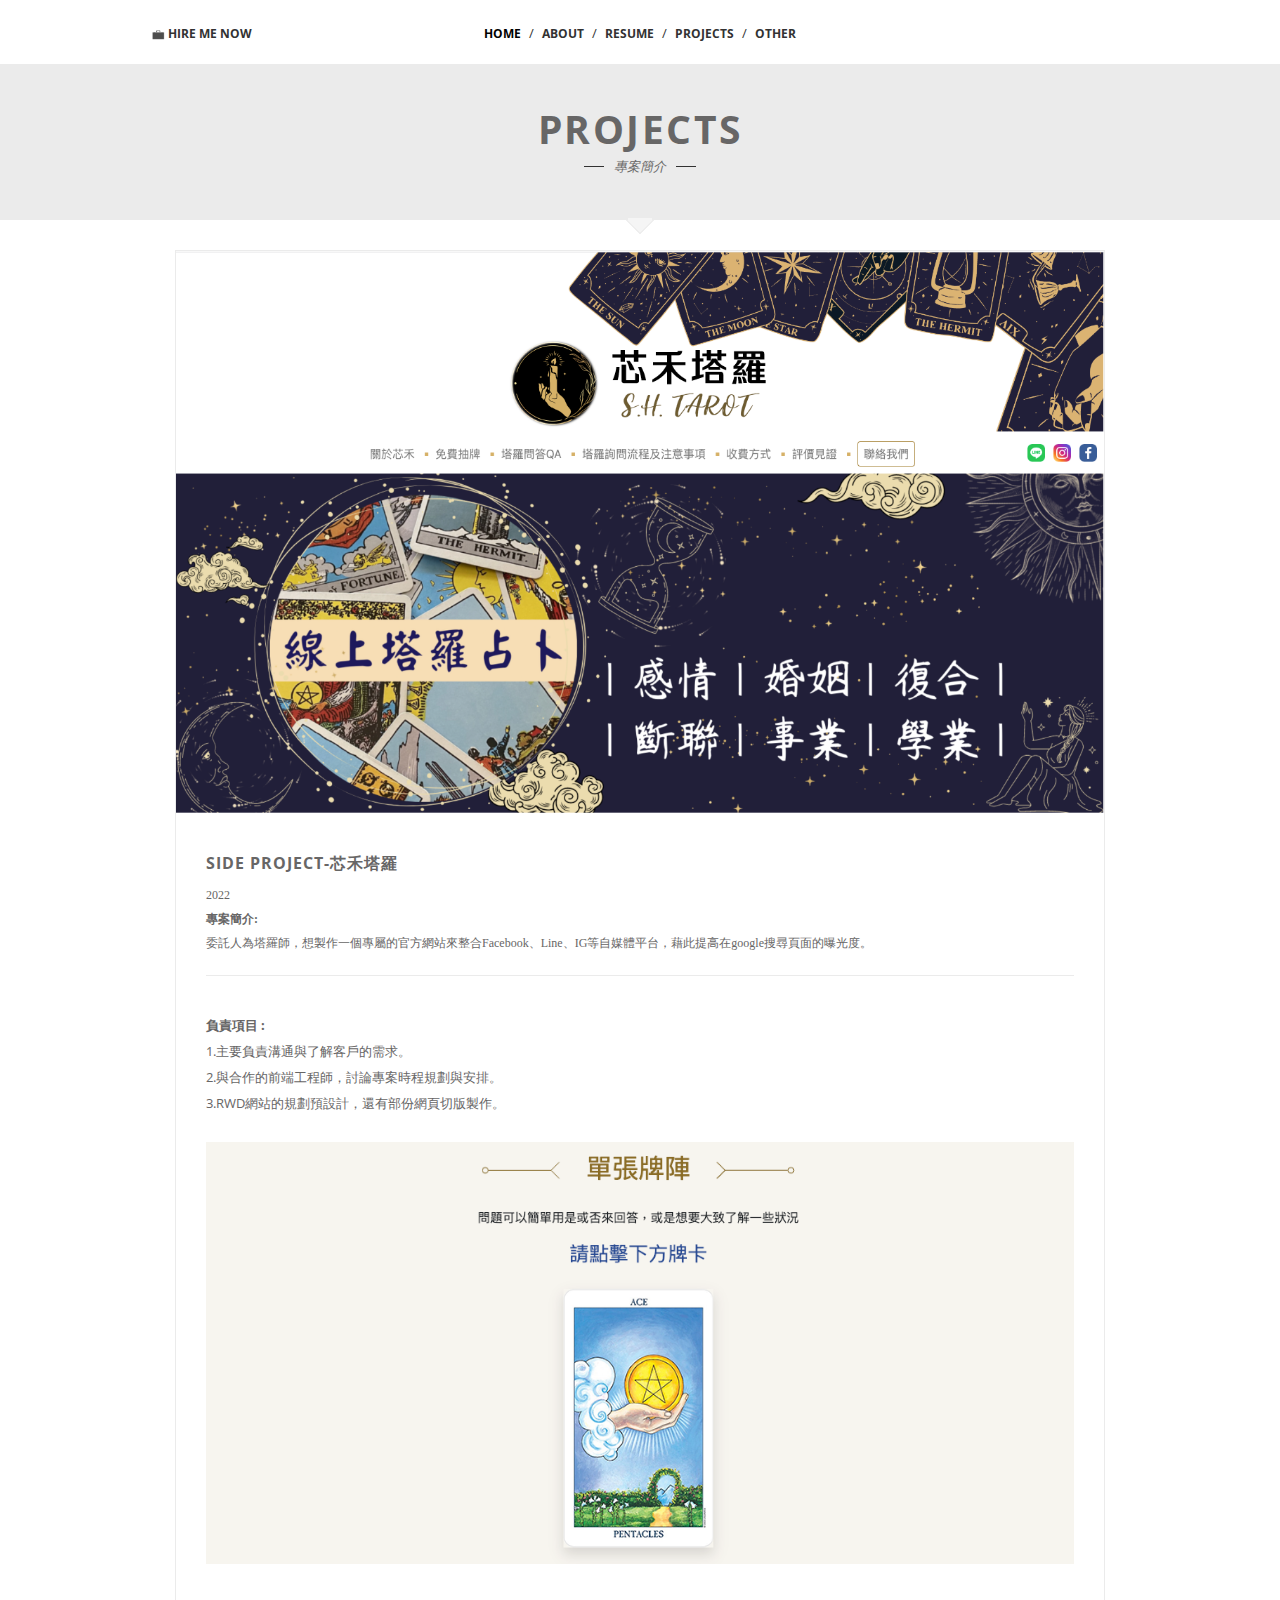
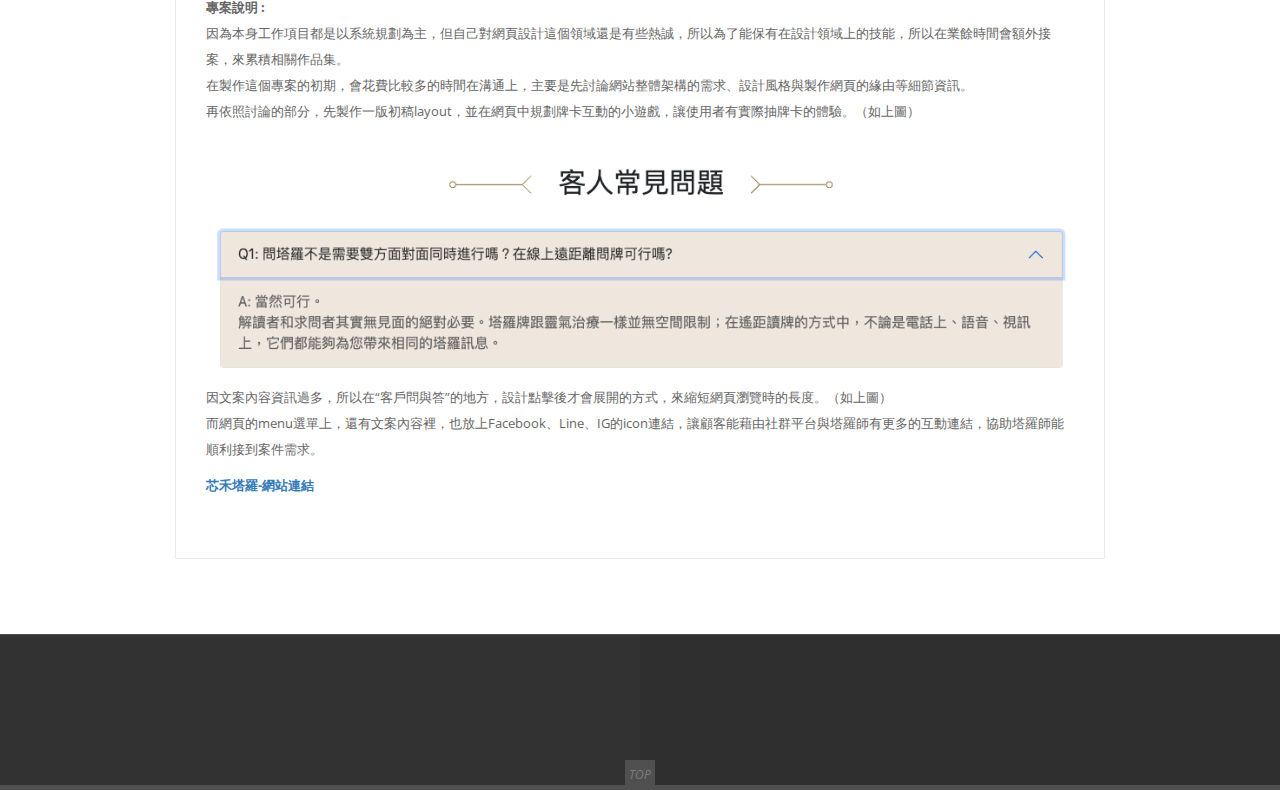
<file: portfolio_menu_tarot.html>
<!DOCTYPE html>
<html lang="en">
<head>
  <meta http-equiv="Content-Type" content="text/html; charset=UTF-8">
  <link type="text/css" rel="stylesheet" href="/css">
  <link rel="Shortcut Icon" type="image/x-icon" href="index/id.ico"/><!-- 網頁標籤 -->
  <style type="text/css">
    gm-style .gm-style-mtc label, .gm-style .gm-style-mtc div {
      font-weight: 400
    }

    .gm-style .gm-style-cc span, .gm-style .gm-style-cc a, .gm-style .gm-style-mtc div {
      font-size: 10px
    }

    @media print {
      .gm-style .gmnoprint, .gmnoprint {
        display: none
      }
    }

    @media screen {
      .gm-style .gmnoscreen, .gmnoscreen {
        display: none
      }
    }

    .gm-style {
      font: 400 11px Roboto, Arial, sans-serif;
      text-decoration: none;
    }

    .gm-style img {
      max-width: none;
    }

    .blog-content {
      padding-bottom: 30px;
    }
  </style>

  <meta http-equiv="X-UA-Compatible" content="IE=edge">
  <meta name="viewport" content="width=device-width, initial-scale=1">

  <!-- Bootstrap -->
  <link href="css/bootstrap.min.css" rel="stylesheet">
  <!-- Icons -->
  <link href="css/font-awesome.min.css" rel="stylesheet">
  <!-- typed style -->
  <link href="css/typed.css" rel="stylesheet">
  <!-- Theme styles -->
  <link href="css/style_menu.css" rel="stylesheet">
  <!-- <link href="assets/theme/css/skin-black.css" rel="stylesheet"> -->
</head>


<body data-spy="scroll" data-target=".menu-area" data-offset="200" class="  pace-done" style="height: 50px;">
<!--wrapper page-->
<div class="wrapper" style="visibility: visible; opacity: 1;">  
  <!-- Header -->
  <header class="header" id="home">
          <!-- Main navbar -->
          <div class="menu-area">
            <div class="toogle-bars">
              <a href="#menu-collapse" data-toggle="collapse" class="collapsed" aria-expanded="false"><i></i> <i></i> MENU</a>
            </div>
            <div class="menu-collapse collapse" id="menu-collapse" aria-expanded="false" style="height: 0px;">
              <div class="container">
                <div class="row">
                  <div class="col-md-3">
                    <ul class="breadcrumb main-nav no-space">
                      <li class="link-inpage"><a href="mailto:sandylinuk@gmail.com" id="hireme-tab"
                        class="link-inpage"><i><img src="index/hire-icon.jpg" style="width: 6%;"></i> Hire Me Now</a></li>
                    </ul>
                  </div>
                  <div class="col-md-6">
                    <ul class="breadcrumb main-nav nav">
                      <li class="active"><a href="https://yushan033.github.io/#home" class="link-inpage">Home</a></li>
                      <li class=""><a href="https://yushan033.github.io/#about" class="link-inpage">About</a></li>
                      <li class=""><a href="https://yushan033.github.io/#resume" class="link-inpage">Resume</a></li>
                      <li class=""><a href="https://yushan033.github.io/#blog" class="link-inpage">Projects</a></li>
                      <li class=""><a href="https://yushan033.github.io/#portfolio" class="link-inpage">Other</a></li> 
                    </ul>
                  </div><!--col-md-6 end-->
                </div><!--row end-->
              </div>
            </div>
          </div><!-- End Main navbar -->    
  </header><!-- End Header -->

  

  <!--Web Design (RWD)-->
  <section id="blog" class="block-section" style="padding-bottom: 30px;">
    <!--Web Design (RWD) TITLE-->
    <div class=" shape-bottom">
      <div class="bg-secondary block-title">
        <div class="container">
          <h2 class="text-uppercase color-dark text-bold no-margin">Projects</h2>
          <div class="title-icon"><i>專案簡介</i></div>
        </div>
      </div>
    </div><!--END Web Design (RWD) TITLE-->

    <div class="block-page">
      <div class="container-medium">
        <!--LIST Web Design (RWD)-->
        <ul class="list-unstyled list-blog" style="padding-top: 30px;">
          <li>
            <div class="clearfix box-blog">
              <a target="blank"><img src="index/tarot BN.png" width="100%"></a>
              
              <div class="blog-content" style="width: 100%;">
                <h5 class="text-uppercase color-dark text-bold">Side Project-芯禾塔羅</h5>
                <div class="post-meta font-alt">
                  <span>2022</span>      
                  <p><span style="font-weight: bold;">專案簡介:</br></span>委託人為塔羅師，想製作一個專屬的官方網站來整合Facebook、Line、IG等自媒體平台，藉此提高在google搜尋頁面的曝光度。</p>              
                </div></br>
                <p style="padding-bottom: 20px;"><span style="font-weight: bold;">負責項目 : </br></span>1.主要負責溝通與了解客戶的需求。</br>2.與合作的前端工程師，討論專案時程規劃與安排。</br>3.RWD網站的規劃預設計，還有部份網頁切版製作。</br></br>
                <a target="blank"><img src="index/tarot game.png" width="100%"></a></br>
                <p style="padding-bottom: 20px;"><span style="font-weight: bold;">專案說明 : </br></span>因為本身工作項目都是以系統規劃為主，但自己對網頁設計這個領域還是有些熱誠，所以為了能保有在設計領域上的技能，所以在業餘時間會額外接案，來累積相關作品集。</br>在製作這個專案的初期，會花費比較多的時間在溝通上，主要是先討論網站整體架構的需求、設計風格與製作網頁的緣由等細節資訊。
                </br>再依照討論的部分，先製作一版初稿layout，並在網頁中規劃牌卡互動的小遊戲，讓使用者有實際抽牌卡的體驗。（如上圖）</p>       
                <a target="blank"><img src="index/QA bar.png" width="100%"></a></br></p>
                <p>因文案內容資訊過多，所以在“客戶問與答”的地方，設計點擊後才會展開的方式，來縮短網頁瀏覽時的長度。（如上圖）</br>而網頁的menu選單上，還有文案內容裡，也放上Facebook、Line、IG的icon連結，讓顧客能藉由社群平台與塔羅師有更多的互動連結，協助塔羅師能順利接到案件需求。</p>
                <p style="padding-bottom: 20px;"><a href="https://www.sinhotarot.com.tw/" target="blank" rel="noreferrer noopenner"><span style="font-weight: bold;">芯禾塔羅-網站連結</br></span></a></p>    
              </div>
            </div>
          </li>
        </ul> <!--END LIST Web Design (RWD)-->
      </div>
    </div>

  </section> <!--END Web Design (RWD)-->

  <!--FOOTER-->
  <footer class="main-footer">
    <div class="container">
      <a href="#home" class="back-to-top"><i>TOP</i></a>
    </div><!--END container-->
  </footer><!--END FOOTER-->
</div><!--End wrapper page-->


<!-- jQuery (necessary for Bootstrap's JavaScript plugins) -->
<script type="text/javascript" charset="UTF-8" src="js/jquery.js"></script>
<script src="js/bootstrap.min.js"></script>

<!-- parallax bg js -->
<script type="text/javascript" charset="UTF-8" src="js/jquery.parallax-1.1.3.js"></script>
<!-- lightbox js -->
<script type="text/javascript" charset="UTF-8" src="js/jquery.magnific-popup.min.js"></script>
<!-- typed animation-->
<script type="text/javascript" charset="UTF-8" src="js/typed.js"></script>
<!-- easy chart-->
<script type="text/javascript" charset="UTF-8" src="js/jquery.easypiechart.min.js"></script>
<!-- simple Captcha -->
<script type="text/javascript" charset="UTF-8" src="js/jquery.simpleCaptcha.js"></script>
<!-- simple Ajax Uploader -->
<script type="text/javascript" charset="UTF-8" src="js/SimpleAjaxUploader.min.js"></script>
<!-- validate jquery-->
<script type="text/javascript" charset="UTF-8" src="js/jquery.validate.min.js"></script>

<!--=====================================================-->
<!--configuration template-->
<script type="text/javascript" charset="UTF-8" src="js/theme.js"></script>

</body>
</html>
</file>
<file: css/typed.css>
.typed-cursor{
  opacity: 1;
  font-weight: 100;
  -webkit-animation: blink 0.7s infinite;
  -moz-animation: blink 0.7s infinite;
  -ms-animation: blink 0.7s infinite;
  -o-animation: blink 0.7s infinite;
  animation: blink 0.7s infinite;
}
@-keyframes blink{
  0% { opacity:1; }
  50% { opacity:0; }
  100% { opacity:1; }
}
@-webkit-keyframes blink{
  0% { opacity:1; }
  50% { opacity:0; }
  100% { opacity:1; }
}
@-moz-keyframes blink{
  0% { opacity:1; }
  50% { opacity:0; }
  100% { opacity:1; }
}
@-ms-keyframes blink{
  0% { opacity:1; }
  50% { opacity:0; }
  100% { opacity:1; }
}
@-o-keyframes blink{
  0% { opacity:1; }
  50% { opacity:0; }
  100% { opacity:1; }
}
</file>
<file: css/style.css>
@import url('http://fonts.googleapis.com/css?family=Open+Sans:400italic,400,700, 800');

/*============================
     01. BODY
============================*/
body {
  background: #ffffff;
  color: #676666;
  font-family: 'Open Sans',"Segoe UI","微軟正黑體",sans-serif;
  line-height: 2;
  font-size: 16px;
  position: relative;
  -webkit-font-smoothing: antialiased;
}
body .wrapper {
  z-index: 2;
  visibility: hidden;
  opacity: 0.0;
  position: relative;
}
/*============================
     02. TYPOGRAPGY
============================*/
h1 {
  letter-spacing: 3px;
  font-size: 4em;
}
@media (max-width: 600px) {
  h1 {
    font-size: 3em;
  }
}
h2 {
  letter-spacing: 2.5px;
  font-size: 3em;
}
@media (max-width: 600px) {
  h2 {
    font-size: 2.5em;
  }
}
h3 {
  letter-spacing: 2px;
  font-size: 2em;
}
h4 {
  font-size: 1.5em;
}
h5 {
  font-size: 1.2em;
}
h6 {
  font-size: 1;
}
h1,
h2,
h3,
h4,
h5,
h6 {
  line-height: 1.2;
  font-family: 'Open Sans';
}
h4,
h5,
h6 {
  letter-spacing: 1px;
}
/*============================
     03. HELPER
============================*/
.bg1 {
  background-image: url(../index/download.png);
}

.container-medium {
  padding-right: 15px;
  padding-left: 15px;
  margin-right: auto;
  margin-left: auto;
  max-width: 960px;
  position: relative;
  z-index: 1;
}
.container-mini {
  padding-right: 15px;
  padding-left: 15px;
  margin-right: auto;
  margin-left: auto;
  max-width: 840px;
  position: relative;
  z-index: 1;
}
.container-xs {
  padding-right: 15px;
  padding-left: 15px;
  margin-right: auto;
  margin-left: auto;
  max-width: 625px;
  position: relative;
  z-index: 1;
}
.content-table {
  display: table;
  position: relative;
  width: 100%;
}
.content-table .v-content {
  position: relative;
  display: table-cell;
  vertical-align: middle;
  margin-top: 0;
  text-align: center;
  margin-bottom: 0;
  float: none;
}
.no-margin-top {
  margin-top: 0;
}
.no-margin-bottom {
  margin-bottom: 0;
}
.no-margin {
  margin: 0;
}
.no-padding {
  padding: 0;
}
.margin-right-5 {
  margin-right: 5px;
}
.fix-width-100 {
  width: 100px;
  display: inline-block;
}
.paddingTB-30 {
  padding-top: 50px;
  padding-bottom: 50px;
}
.padding20 {
  padding: 20px;
}
.padding30 {
  padding: 30px;
}
.white-space-10 {
  height: 10px;
}
.white-space-20 {
  height: 20px;
}
.white-space-30 {
  height: 30px;
}
.white-space-40 {
  height: 40px;
}
.white-space-50 {
  height: 50px;
}
.white-space-60 {
  height: 60px;
}
.space-inline-15 {
  display: inline-block;
  width: 15px;
}
.space-inline-30 {
  display: inline-block;
  width: 30px;
}
/*.color-dark {
  color: white;
}*/
.color-primary {
  color: #e74c3c;
}
.color-light {
  color: #ebebeb;
}
.bg-primary {
  background-color: #e74c3c;
}
.bg-secondary {
  background-color: #ebebeb;
}
.bg-dark {
  background-color: #d68631;
}
.big-icon {
  font-size: 4em;
  display: block;
  margin-bottom: 20px;
  text-align: center;
  background: #ffffff;
  box-shadow: 0 0 6px rgba(0, 0, 0, 0.1) !important;
  -webkit-box-shadow: 0 0 6px rgba(0, 0, 0, 0.1) !important;
  -moz-box-shadow: 0 0 6px rgba(0, 0, 0, 0.1) !important;
  -o-box-shadow: 0 0 6px rgba(0, 0, 0, 0.1) !important;
  -ms-box-shadow: 0 0 6px rgba(0, 0, 0, 0.1) !important;
  padding: 30px 0;
  margin-top: 10px;
  -webkit-border-radius: 4px !important;
  -moz-border-radius: 4px !important;
  -ms-border-radius: 4px !important;
  -o-border-radius: 4px !important;
  border-radius: 4px !important;
  color: #282828;
  border: 4px double #ebebeb;
}
.img-bordered {
  max-width: 100%;
  border: 4px double #ebebeb;
  -webkit-border-radius: 10px !important;
  -moz-border-radius: 10px !important;
  -ms-border-radius: 10px !important;
  -o-border-radius: 10px !important;
  border-radius: 10px !important;
  margin-bottom: 30px;
}
blockquote {
  margin-bottom: 30px;
  font-size: 14px;
}
.list-with-icon li {
  padding-left: 30px;
  position: relative;
}
.list-with-icon li .ic-list {
  position: absolute;
  top: 7px;
  left: 0;
}
.box-line {
  border: 3px solid #ebebeb;
  color: #5d5c5c;
  background: #ffffff;
  background: rgba(255, 255, 255, 0.3);
  letter-spacing: 2px;
  padding: 10px 30px;
  display: inline-block;
}
.display-block {
  display: block;
}
.display-inline-block {
  display: inline-block;
}
.text-bold {
  font-weight: 700;
}
.text-extra-bold {
  font-weight: 800;
}
.text-light {
  font-weight: 300;
}
.font-alt {
  font-family: Georgia;
}
.br-right {
  border-right: 1px solid #ebebeb !important;
}
.br-left {
  border-left: 1px solid #ebebeb !important;
}
.br-top {
  border-top: 1px solid #ebebeb !important;
}
.br-bottom {
  border-bottom: 1px solid #ebebeb !important;
}
.line-dash-bottom {
  border-bottom: 1px dashed #ebebeb;
  padding-bottom: 12px;
}
.padding-left-30 {
  padding-left: 30px;
}
.relative {
  position: relative;
  z-index: 1;
}
.white-light {
  position: relative;
}
.white-light:before {
  content: "";
  position: absolute;
  width: 50%;
  transition: top 1s ease 0.3s, background 1s ease 0s;
  -webkit-transition: top 1s ease 0.3s, background 1s ease 0s;
  -moz-transition: top 1s ease 0.3s, background 1s ease 0s;
  -o-transition: top 1s ease 0.3s, background 1s ease 0s;
  -ms-transition: top 1s ease 0.3s, background 1s ease 0s;
  left: 0;
  top: 0;
  height: 100%;
  background: rgba(255, 255, 255, 0.3);
}
.white-light:after {
  content: "";
  position: absolute;
  width: 50%;
  transition: bottom 1s ease 0.3s, background 1s ease 0s;
  -webkit-transition: bottom 1s ease 0.3s, background 1s ease 0s;
  -moz-transition: bottom 1s ease 0.3s, background 1s ease 0s;
  -o-transition: bottom 1s ease 0.3s, background 1s ease 0s;
  -ms-transition: bottom 1s ease 0.3s, background 1s ease 0s;
  right: 0;
  bottom: 0;
  height: 100%;
  background: rgba(255, 255, 255, 0.2);
}
/*.block-page {
  padding: 60px 0;
}*/
.black-light {
  position: relative;
}
.black-light:before {
  content: "";
  position: absolute;
  width: 50%;
  transition: top 1s ease 0.3s, background 1s ease 0s;
  -webkit-transition: top 1s ease 0.3s, background 1s ease 0s;
  -moz-transition: top 1s ease 0.3s, background 1s ease 0s;
  -o-transition: top 1s ease 0.3s, background 1s ease 0s;
  -ms-transition: top 1s ease 0.3s, background 1s ease 0s;
  left: 0;
  top: 0;
  height: 100%;
  background: rgba(0, 0, 0, 0.5);
}
.black-light:after {
  content: "";
  position: absolute;
  width: 50%;
  transition: bottom 1s ease 0.3s, background 1s ease 0s;
  -webkit-transition: bottom 1s ease 0.3s, background 1s ease 0s;
  -moz-transition: bottom 1s ease 0.3s, background 1s ease 0s;
  -o-transition: bottom 1s ease 0.3s, background 1s ease 0s;
  -ms-transition: bottom 1s ease 0.3s, background 1s ease 0s;
  right: 0;
  bottom: 0;
  height: 100%;
  background: rgba(0, 0, 0, 0.6);
}
.block-section {
  background: #ffffff;
  position: relative;
  z-index: 1;
}
.block-title {
  padding: 40px 0;
  z-index: 3;
  position: relative;
  border-top: 1px solid #ebebeb;
  border-bottom: 1px solid #ebebeb;
  text-align: center;
}

.block-title .title-icon {
  display: inline-block;
  position: relative;
}
.block-title .title-icon:before {
  content: "";
  position: absolute;
  height: 1px;
  background: #323232;
  width: 20px;
  left: -30px;
  top: 50%;
}
.block-title .title-icon:after {
  content: "";
  position: absolute;
  height: 1px;
  background: #323232;
  width: 20px;
  right: -30px;
  top: 50%;
}
.block-title:before {
  content: "";
  position: absolute;
  width: 24px;
  height: 2px;
  background: #f5f5f5;
  bottom: -1px;
  left: 50%;
  margin-left: -12px;
}
.shape-bottom {
  z-index: 2;
  position: relative;
}
.shape-bottom:before {
  content: "";
  position: absolute;
  width: 20px;
  height: 20px;
  background: #f5f5f5;
  border: 1px solid #ebebeb;
  z-index: 1;
  bottom: -10px;
  left: 50%;
  margin-left: -10px;
  transform: rotate(45deg);
  -webkit-transform: rotate(45deg);
  -moz-transform: rotate(45deg);
  -o-transform: rotate(45deg);
  -ms-transform: rotate(45deg);
}
.error {
  color: #BD2929;
  font-weight: 400;
  letter-spacing: 2px;
  transition: all 0.3s ease 0s;
  -webkit-transition: all 0.3s ease 0s;
  -moz-transition: all 0.3s ease 0s;
  -o-transition: all 0.3s ease 0s;
  -ms-transition: all 0.3s ease 0s;
}
.progress-wrap {
  margin-top: 10px;
  margin-bottom: 10px;
}
.progress-wrap .progress {
  -webkit-border-radius: 0 !important;
  -moz-border-radius: 0 !important;
  -ms-border-radius: 0 !important;
  -o-border-radius: 0 !important;
  border-radius: 0 !important;
  height: 10px;
}
.progress-wrap .bar {
  background: #000000;
  min-height: 3px;
  margin: 3px 0;
}
.attbox {
  padding-top: 0px;
  padding-bottom: 10px;
}
/*============================
     04. COMPONENTS
============================*/
/*== NAVBAR ==*/
.menu-area {
  position: absolute;
  transition: background 0.8s ease 0s;
  -webkit-transition: background 0.8s ease 0s;
  -moz-transition: background 0.8s ease 0s;
  -o-transition: background 0.8s ease 0s;
  -ms-transition: background 0.8s ease 0s;
  bottom: 0;
  padding: 10px 0;
  background: #ffffff;
  background: rgba(255, 255, 255, 0.3);
  left: 0;
  border-bottom: 1px solid #ebebeb;
  text-align: center;
  width: 100%;
  z-index: 100;
}
.menu-area .toogle-bars {
  display: none;
}
.menu-area .toogle-bars a {
  text-decoration: none;
  color: #000000;
}
.menu-area .toogle-bars a .ic-open {
  display: none;
  visibility: hidden;
}
.menu-area .toogle-bars a .ic-close {
  display: inline;
  visibility: visible;
}
.menu-area .toogle-bars a.collapsed .ic-open {
  display: inline;
  visibility: visible;
}
.menu-area .toogle-bars a.collapsed .ic-close {
  display: none;
  visibility: hidden;
}
.menu-area .main-nav {
  visibility: visible !important;
  margin: 0;
  background: transparent;
}
.menu-area .main-nav > li {
  display: inline;
}
.menu-area .main-nav > li > a {
  font-weight: 700;
  color: #323232;
  outline: none;
  font-size: 12px;
  transition: all 0.3s ease 0s;
  -webkit-transition: all 0.3s ease 0s;
  -moz-transition: all 0.3s ease 0s;
  -o-transition: all 0.3s ease 0s;
  -ms-transition: all 0.3s ease 0s;
  text-decoration: none;
  text-transform: uppercase;
}
.menu-area .main-nav > li > a:hover {
  color: #000000;
  outline: none;
}
.menu-area .main-nav > li + li:before {
  color: #323232;
}
.menu-area .main-nav > li.active > a {
  color: #000000;
}
.menu-area .main-nav.nav > li > a {
  padding: 0;
  display: inline-block;
}
.menu-area .main-nav.nav > li > a:hover,
.menu-area .main-nav.nav > li > a:focus {
  background: transparent;
}
.menu-area .main-nav.no-space > li + li:before {
  content: "";
}
.menu-area.nav-white-bg {
  border-bottom: 1px solid #ebebeb;
  background: #ffffff;
}
.menu-area.nav-white-bg .main-nav > li > a {
  color: #7d7d7d;
}
.menu-area.nav-white-bg .main-nav > li > a:hover {
  color: #000000;
}
.menu-area.nav-white-bg .main-nav > li.active > a {
  color: #000000;
}
.menu-area.nav-white-bg .main-nav > li + li:before {
  color: #ebebeb;
}
.menu-area.nav-fixed {
  position: fixed;
  top: 0;
  background: #ffffff;
  z-index: 100;
  bottom: inherit;
  border-bottom: 1px solid #ebebeb;
}
@media (min-width: 1030px) {
  .menu-area .menu-collapse.collapse {
    display: block;
    height: auto !important;
  }
}
@media (max-width: 1030px) {
  .menu-area {
    border-bottom: 1px solid #ebebeb;
    background: #ffffff;
  }
  .menu-area .main-nav > li > a {
    color: #7d7d7d;
  }
  .menu-area .main-nav > li > a:hover {
    color: #000000;
  }
  .menu-area .main-nav > li.active > a {
    color: #000000;
  }
  .menu-area .main-nav > li + li:before {
    color: #ebebeb;
  }
  .menu-area .toogle-bars {
    display: block;
  }
  .menu-area .menu-collapse.collapse.in {
    border-top: 1px solid #ebebeb;
    margin-top: 10px;
    display: block;
  }
}
/*== BUTTONS ==*/
.btn-default {
  border-color: #ebebeb;
}
.btn-flat-solid {
  -webkit-border-radius: 0 !important;
  -moz-border-radius: 0 !important;
  -ms-border-radius: 0 !important;
  -o-border-radius: 0 !important;
  border-radius: 0 !important;
  font-family: 'Open Sans';
  transition: all 0.8s ease 0s;
  -webkit-transition: all 0.8s ease 0s;
  -moz-transition: all 0.8s ease 0s;
  -o-transition: all 0.8s ease 0s;
  -ms-transition: all 0.8s ease 0s;
  font-weight: 700;
  text-transform: uppercase;
  font-size: 12px;
  min-width: 151px;
  letter-spacing: 1px;
  padding: 13px;
}
.btn-flat-solid.btn-lg {
  padding: 16px;
  font-size: 14px;
  min-width: 140px;
}
.btn-flat-solid.btn-sm {
  padding: 10px;
  min-width: 100px;
  font-size: 11px;
}
.btn-flat-solid.btn-xs {
  padding: 8px;
  min-width: 80px;
  font-size: 10px;
}
.btn-flat-solid.btn-default {
  color: #000000;
  background-color: #fafafa;
}
.btn-flat-solid.btn-default:hover {
  background-color: #ebebeb;
}
.btn-flat-solid.btn-link {
  color: #000000;
}
.btn-flat-solid.btn-pill {
  -webkit-border-radius: 25px !important;
  -moz-border-radius: 25px !important;
  -ms-border-radius: 25px !important;
  -o-border-radius: 25px !important;
  border-radius: 25px !important;
}
.btn-flat-solid.primary-btn {
  color: #ffffff;
  background-color: #323232;
}
.btn-flat-solid.primary-btn:hover,
.btn-flat-solid.primary-btn:focus {
  color: #ffffff;
  background-color: #000000;
}
.btn-flat-solid:hover,
.btn-flat-solid:focus {
  box-shadow: none !important;
  -webkit-box-shadow: none !important;
  -moz-box-shadow: none !important;
  -o-box-shadow: none !important;
  -ms-box-shadow: none !important;
  outline: none;
}
.btn-flat-solid.btn-icon {
  min-width: 35px;
}
.btn-flat-line {
  font-family: 'Open Sans';
  -webkit-border-radius: 0 !important;
  -moz-border-radius: 0 !important;
  -ms-border-radius: 0 !important;
  -o-border-radius: 0 !important;
  border-radius: 0 !important;
  transition: all 0.8s ease 0s;
  -webkit-transition: all 0.8s ease 0s;
  -moz-transition: all 0.8s ease 0s;
  -o-transition: all 0.8s ease 0s;
  -ms-transition: all 0.8s ease 0s;
  font-weight: 700;
  text-transform: uppercase;
  font-size: 12px;
  min-width: 151px;
  border-width: 3px;
  letter-spacing: 1px;
  padding: 13px;
  background-color: transparent;
  color: #000000;
}
.btn-flat-line.light-font {
  color: #ffffff;
}
.btn-flat-line.btn-lg {
  padding: 16px;
  font-size: 14px;
  min-width: 140px;
}
.btn-flat-line.btn-sm {
  padding: 10px;
  min-width: 100px;
  font-size: 11px;
}
.btn-flat-line.btn-xs {
  padding: 8px;
  min-width: 80px;
  font-size: 10px;
}
.btn-flat-line.btn-default {
  color: #000000;
  border-color: #ebebeb;
}
.btn-flat-line.btn-default:hover,
.btn-flat-line.btn-default:focus {
  background: #000000;
  border-color: #000000;
  color: #ffffff;
}
.btn-flat-line.btn-default.light-font {
  border-color: #ffffff;
  color: #ffffff;
}
.btn-flat-line.btn-default.light-font:hover,
.btn-flat-line.btn-default.light-font:focus {
  background-color: #ffffff;
  color: #000000;
}
.btn-flat-line.btn-link {
  color: #000000;
}
.btn-flat-line.btn-link.light-font {
  color: #ffffff;
}
.btn-flat-line.btn-pill {
  -webkit-border-radius: 25px !important;
  -moz-border-radius: 25px !important;
  -ms-border-radius: 25px !important;
  -o-border-radius: 25px !important;
  border-radius: 25px !important;
}
.btn-flat-line.primary-btn {
  color: #ffffff;
  border-color: #ffffff;
  background-color: transparent;
}
.btn-flat-line.primary-btn.clicked,
.btn-flat-line.primary-btn:hover,
.btn-flat-line.primary-btn:focus {
  color: #000000;
  border-color: transparent;
  background-color: #ffffff;
}
.btn-flat-line.btn-icon {
  min-width: 35px;
}
.btn-flat-line:hover,
.btn-flat-line:focus {
  box-shadow: none !important;
  -webkit-box-shadow: none !important;
  -moz-box-shadow: none !important;
  -o-box-shadow: none !important;
  -ms-box-shadow: none !important;
  outline: none;
}
.link-text {
  font-weight: bold;
  font-size: 12px;
  text-transform: uppercase;
  color: #000000;
}
.box-btn-more {
  position: relative;
  padding: 20px 0;
  text-align: center;
}
.box-btn-more .btn {
  position: relative;
  background: #ffffff;
  text-decoration: none;
  border-left: 1px solid #ebebeb;
  border-right: 1px solid #ebebeb;
  border-top: 1px solid transparent;
  border-bottom: 1px solid transparent;
}
.box-btn-more .btn:hover {
  border: 1px solid #ebebeb;
}

/*== FORM  ==*/
.form-control.form-flat {
  box-shadow: none !important;
  -webkit-box-shadow: none !important;
  -moz-box-shadow: none !important;
  -o-box-shadow: none !important;
  -ms-box-shadow: none !important;
  -webkit-border-radius: 0 !important;
  -moz-border-radius: 0 !important;
  -ms-border-radius: 0 !important;
  -o-border-radius: 0 !important;
  border-radius: 0 !important;
  height: 45px;
  font-family: 'Open Sans';
  border-color: #ebebeb;
}
.form-control.form-flat.input-lg {
  height: 52px;
}
.form-control.form-flat:focus {
  border-color: #c3c3c3;
}
.form-control.form-flat.error {
  border-color: #afafaf;
}
.form-control.dark-form {
  background: #1e1e1e;
  box-shadow: none !important;
  -webkit-box-shadow: none !important;
  -moz-box-shadow: none !important;
  -o-box-shadow: none !important;
  -ms-box-shadow: none !important;
  background: rgba(30, 30, 30, 0.85);
  color: #ffffff;
  border-color: #1e1e1e;
}
.form-control.dark-form:focus {
  border-color: #e74c3c;
}
.select-chosen,
.label-chosen {
  display: none;
}
@media (max-width: 991px) {
  .select-chosen,
  .label-chosen {
    display: block !important;
  }
}
textArea.form-flat {
  height: auto !important;
}
.form-control-large,
.form-control-small {
  width: 345px;
  display: inline-block;
  margin: 0 10px;
}
.form-control-small {
  width: 188px;
}
.flat-checkbox,
.flat-radio {
  line-height: 1em;
  position: relative;
}
.flat-checkbox label,
.flat-radio label {
  font-weight: 700;
  padding-left: 0;
}
.flat-checkbox input[type="checkbox"],
.flat-radio input[type="checkbox"],
.flat-checkbox input[type="radio"],
.flat-radio input[type="radio"] {
  position: absolute;
  left: -9999em;
}
.flat-checkbox span,
.flat-radio span {
  position: relative;
  top: -2px;
  background-color: #ffffff;
  border: 1px solid #ccc;
  font-size: 10px;
  line-height: 10px;
  padding: 3px;
  border-radius: 2px;
  float: left;
  margin-right: 10px;
  color: #ffffff;
  transition: all 0.3s ease 0s;
  -webkit-transition: all 0.3s ease 0s;
  -moz-transition: all 0.3s ease 0s;
  -o-transition: all 0.3s ease 0s;
  -ms-transition: all 0.3s ease 0s;
}
.flat-checkbox input[type="radio"] + span,
.flat-radio input[type="radio"] + span {
  -webkit-border-radius: 50% !important;
  -moz-border-radius: 50% !important;
  -ms-border-radius: 50% !important;
  -o-border-radius: 50% !important;
  border-radius: 50% !important;
}
.flat-checkbox input:checked + span,
.flat-radio input:checked + span,
.flat-checkbox input:checked + span,
.flat-radio input:checked + span {
  background-color: #000000;
  border-color: #000000;
}
.btn-file {
  min-width: 0;
  padding-left: 20px;
  padding-right: 20px;
  position: relative;
  overflow: hidden;
}
.btn-file input[type=file] {
  position: absolute;
  top: 0;
  right: 0;
  min-width: 100%;
  min-height: 100%;
  font-size: 100px;
  text-align: right;
  filter: alpha(opacity=0);
  opacity: 0;
  outline: none;
  background: white;
  cursor: inherit;
  display: block;
}
/*== PAGINATION  ==*/
.flat-pagination > li > a,
.flat-pagination > li > span {
  color: #7d7d7d;
  transition: all 0.3s ease 0s;
  -webkit-transition: all 0.3s ease 0s;
  -moz-transition: all 0.3s ease 0s;
  -o-transition: all 0.3s ease 0s;
  -ms-transition: all 0.3s ease 0s;
  -webkit-border-radius: 0 !important;
  -moz-border-radius: 0 !important;
  -ms-border-radius: 0 !important;
  -o-border-radius: 0 !important;
  border-radius: 0 !important;
  margin-left: 5px;
  box-shadow: 0 0 3px rgba(0, 0, 0, 0.03) !important;
  -webkit-box-shadow: 0 0 3px rgba(0, 0, 0, 0.03) !important;
  -moz-box-shadow: 0 0 3px rgba(0, 0, 0, 0.03) !important;
  -o-box-shadow: 0 0 3px rgba(0, 0, 0, 0.03) !important;
  -ms-box-shadow: 0 0 3px rgba(0, 0, 0, 0.03) !important;
  border-color: #ebebeb;
}
.flat-pagination > li > a:hover {
  box-shadow: 0 0 0 rgba(0, 0, 0, 0.1) !important;
  -webkit-box-shadow: 0 0 0 rgba(0, 0, 0, 0.1) !important;
  -moz-box-shadow: 0 0 0 rgba(0, 0, 0, 0.1) !important;
  -o-box-shadow: 0 0 0 rgba(0, 0, 0, 0.1) !important;
  -ms-box-shadow: 0 0 0 rgba(0, 0, 0, 0.1) !important;
  color: #7d7d7d;
}
.flat-pagination > .active > a,
.flat-pagination > .active > span,
.flat-pagination > .active > a:hover,
.flat-pagination > .active > span:hover,
.flat-pagination > .active > a:focus,
.flat-pagination > .active > span:focus {
  background-color: #323232;
  border-color: #323232;
}
/*== TABS  ==*/
.flat-nav-tabs {
  background: #f5f5f5;
  padding: 15px 10px 0 10px;
  border-top: 1px solid #ebebeb;
  border-left: 1px solid #ebebeb;
  border-right: 1px solid #ebebeb;
}
.flat-nav-tabs > li > a {
  color: #000000;
  -webkit-border-radius: 0 !important;
  -moz-border-radius: 0 !important;
  -ms-border-radius: 0 !important;
  -o-border-radius: 0 !important;
  border-radius: 0 !important;
}
.flat-nav-tabs > li.active > a {
  box-shadow: 0 -2px 0 #000000 !important;
  -webkit-box-shadow: 0 -2px 0 #000000 !important;
  -moz-box-shadow: 0 -2px 0 #000000 !important;
  -o-box-shadow: 0 -2px 0 #000000 !important;
  -ms-box-shadow: 0 -2px 0 #000000 !important;
}
.flat-tab-content {
  padding-top: 20px;
}
/*== CAROUSEL==*/
.flat-carousel .carousel-control {
  text-shadow: none;
  color: #ffffff;
  background: none;
}
.flat-carousel .carousel-control .ic-right,
.flat-carousel .carousel-control .ic-left {
  position: absolute;
  width: 40px;
  line-height: 40px;
  text-align: center;
  display: block;
  height: 40px;
  top: 50%;
  -webkit-border-radius: 4px !important;
  -moz-border-radius: 4px !important;
  -ms-border-radius: 4px !important;
  -o-border-radius: 4px !important;
  border-radius: 4px !important;
  margin-top: -20px;
  background: #000000;
}
.flat-carousel .carousel-control .ic-right {
  right: 50%;
  margin-right: -20px;
}
.flat-carousel .carousel-control .ic-left {
  left: 50%;
  margin-left: -20px;
}
.flat-carousel .carousel-caption {
  width: 100%;
  margin: 0;
  bottom: 0;
  right: 0;
  left: 0;
  background: rgba(0, 0, 0, 0.1);
  -webkit-border-radius: 0 0 6px 6px !important;
  -moz-border-radius: 0 0 6px 6px !important;
  -ms-border-radius: 0 0 6px 6px !important;
  -o-border-radius: 0 0 6px 6px !important;
  border-radius: 0 0 6px 6px !important;
}
.flat-carousel .carousel-indicators {
  bottom: 0;
  background: #323232;
  margin-bottom: 0;
  -webkit-border-radius: 5px 5px 0 0 !important;
  -moz-border-radius: 5px 5px 0 0 !important;
  -ms-border-radius: 5px 5px 0 0 !important;
  -o-border-radius: 5px 5px 0 0 !important;
  border-radius: 5px 5px 0 0 !important;
  width: 150px;
  margin-left: -75px;
}
.flat-carousel .carousel-indicators li.active {
  width: 20px;
}
/*============================
     05. MAIN-HEADER
============================*/
.main-header {
  height: 600px;
  position: relative;
}
.main-header .header-content-fixed {
  height: 600px;
  background: url(../index/bg.jpg) no-repeat center;
  background-size: cover;
  background-attachment: fixed;
  text-align: center;
  position: fixed;
  z-index: 0;
  width: 100%;
}
.main-header .header-content-fixed:before {
  content: "";
  position: absolute;
  width: 50%;
  transition: top 1s ease 0.3s, background 1s ease 0s;
  -webkit-transition: top 1s ease 0.3s, background 1s ease 0s;
  -moz-transition: top 1s ease 0.3s, background 1s ease 0s;
  -o-transition: top 1s ease 0.3s, background 1s ease 0s;
  -ms-transition: top 1s ease 0.3s, background 1s ease 0s;
  left: 0;
  top: 0;
  height: 100%;
  /*background: rgba(255, 255, 255, 0.2);*/
  background: rgb(247, 221, 149,0.5);
}
.main-header .header-content-fixed:after {
  content: "";
  position: absolute;
  width: 50%;
  transition: bottom 1s ease 0.3s, background 1s ease 0s;
  -webkit-transition: bottom 1s ease 0.3s, background 1s ease 0s;
  -moz-transition: bottom 1s ease 0.3s, background 1s ease 0s;
  -o-transition: bottom 1s ease 0.3s, background 1s ease 0s;
  -ms-transition: bottom 1s ease 0.3s, background 1s ease 0s;
  right: 0;
  bottom: 0;
  height: 100%;
  background: rgba(247, 221, 149, 0.3);
}
@media (max-width: 1024px) {
  .main-header .header-content-fixed {
    position: relative;
  }
}
.main-header:hover .header-content-fixed:before {
  background: rgba(255, 255, 255, 0.9);
}
.main-header:hover .header-content-fixed:after {
  background: rgba(255, 255, 255, 0.8);
}
.main-header .whoim {
  position: absolute;
  width: 100%;
  z-index: 3;
  top: 100px;
}
.main-header .name {
  font-size: 60px;
  margin-bottom: 20px;
  font-weight: 700;
  position: relative;
  z-index: 3;
  letter-spacing: 10px;
}
@media (max-width: 1030px) {
  .main-header .name {
    font-size: 3em;
  }
}
.main-header .job {
  position: relative;
  display: inline-block;
  z-index: 3;
  border-bottom: 1px solid #000000;
  padding: 10px;
  letter-spacing: 4px;
}
/*============================
     06. MAIN-CONTENT
============================*/
/*== ABOUT ==*/
.my-profile {
  position: relative;
}
.my-profile .my-pict {
  background-repeat: no-repeat;
  background-position: center;
  background-size: cover;
  /*background-image: url(../index/me2.png);*/
  background-image: url(../index/me.jpg);
  position: absolute;
  left: 0;
  top: 0;
  height: 100%;
}
@media (max-width: 880px) {
  .my-profile .my-pict {
    position: relative;
    height: 300px;
  }
}
.my-profile .my-pict .overfly {
  background: rgba(247, 221, 149, 0.3);
  position: absolute;
  width: 100%;
  left: 0;
  top: 0;
  transition: all 0.8s ease 0s;
  -webkit-transition: all 0.8s ease 0s;
  -moz-transition: all 0.8s ease 0s;
  -o-transition: all 0.8s ease 0s;
  -ms-transition: all 0.8s ease 0s;
  overflow: hidden;
  height: 100%;
}
.my-profile .my-pict .overfly .text-botttom {
  position: absolute;
  width: 100%;
  transition: all 0.8s ease 0s;
  -webkit-transition: all 0.8s ease 0s;
  -moz-transition: all 0.8s ease 0s;
  -o-transition: all 0.8s ease 0s;
  -ms-transition: all 0.8s ease 0s;
  bottom: 0;
  right: 0;
  padding: 40px;
  text-align: right;
}
.my-profile .my-pict .overfly:hover {
  /*        background: transparent;
                .text-botttom{
                  bottom: -100%;
                }*/

}
.my-profile .my-desc,
.my-profile .my-pict {
  width: 50%;
}
@media (max-width: 880px) {
  .my-profile .my-desc,
  .my-profile .my-pict {
    width: 100% !important;
  }
}
.my-profile .my-desc {
  float: right;
}
.my-profile .my-desc .inner-text {
  /*max-width: 585px;*/
  max-width: 600px;
  padding: 40px;
}
@media (max-width: 880px) {
  .my-profile .my-desc .inner-text {
    max-width: 100%;
  }
}
/*== SERVICES ==*/
.services {
  margin: 0;
}
.services li {
  text-align: center;
}
.services li .box {
  padding: 80px 0;
  border-right: #ebebeb solid 1px;
}
.services li .ic {
  font-size: 25px;
  line-height: 25px;
}
.services li:last-child .box {
  border-right: 0;
}
@media (max-width: 768px) {
  .services li .box {
    border-right: 0;
    border-bottom: #ebebeb solid 1px;
    padding: 40px 0;
  }
  .services li:last-child .box {
    border-bottom: 0;
  }
}
/*== RESUME ==*/
.list-employment,
.list-education {
  padding: 50px 0;
  margin: 0;
  position: relative;
}
.list-employment li,
.list-education li {
  width: 50%;
  clear: both;
  float: left;
  text-align: right;
  position: relative;
}

.list-employment li .ic img{ width: 180px; }
.list-employment li .number,
.list-education li .number {
  position: absolute;
  font-style: italic;
  right: -128px;
  left: inherit;
  padding-bottom: 10px;
  font-size: 70px;
  top: 10px;
  color: #ebebeb;
  line-height: 70px;
}
.list-employment li .desc,
.list-education li .desc {
  padding: 20px;
  padding-right: 60px;
  border-top: 1px solid #ebebeb;
  border-bottom: 1px solid #ebebeb;
}
.list-employment li:nth-child(odd),
.list-education li:nth-child(odd) {
  float: right;
  text-align: left;
}
.list-employment li:nth-child(odd) .ic,
.list-employment li:nth-child(odd) .number,
.list-education li:nth-child(odd) .number {
  left: -128px;
  right: inherit;
}
.list-employment li:nth-child(odd) .desc,
.list-education li:nth-child(odd) .desc {
  padding-right: 0;
  padding-left: 60px;
}
.list-employment:before,
.list-education:before {
  content: "";
  position: absolute;
  left: 50%;
  top: 0;
  height: 100%;
  width: 1px;
  background: #ebebeb;
}
@media (max-width: 768px) {
  .list-employment li,
  .list-education li {
    background: #ffffff;
    width: 100%;
  }
  .list-employment li .desc,
  .list-education li .desc {
    border-top: 1px solid #ebebeb;
    border-bottom: 0;
  }
  .list-employment li:last-child .desc,
  .list-education li:last-child .desc {
    border-bottom: 1px solid #ebebeb;
  }
  .list-employment .number,
  .list-education .number {
    display: none;
  }
}
/*== SKILL ==*/
.skill {
  margin: 0;
}
.skill .box {
  text-align: center;
  border: 1px solid transparent;
  padding-bottom: 30px;
}
.skill.top .box {
  padding-top: 50px;
}
.skill.bottom .box {
  padding-top: 30px;
  padding-bottom: 50px;
}
@media (max-width: 768px) {
  .skill .box {
    padding-bottom: 30px !important;
    padding-top: 30px !important;
    border: 0 !important;
  }
}
.chart {
  position: relative;
  display: inline-block;
  width: 110px;
  height: 110px;
  margin-top: 40px;
  margin-bottom: 20px;
  text-align: center;
}
.chart canvas {
  position: absolute;
  top: 0;
  left: 0;
}
.chart .percent {
  color: #000000;
  display: inline-block;
  line-height: 110px;
  z-index: 2;
}
.chart .percent:after {
  content: '%';
  margin-left: 0.1em;
  font-size: .8em;
}
.title-border {
  text-align: center;
  padding: 30px;
  border-top: 1px solid #ebebeb;
  border-bottom: 1px solid #ebebeb;
}
.list-progress li {
  padding: 20px 0;
}
.list-progress li .title {
  margin-bottom: 10px;
}
.list-progress li .progress-line {
  background: #fafafa;
  border: 1px solid #ebebeb;
  padding: 5px;
}
.list-progress li .progress-line .line {
  height: 3px;
  background: black;
  display: block;
  width: 0;
}
/*== PORTFOLIO == */
.box-work {
  margin-bottom: 30px;
  padding: 5px;
  background: #ffffff;
  border: 1px solid #ebebeb;
  position: relative;
}
.box-work .work-preview {
  position: relative;
}
.box-work .work-preview img {
  width: 100%;
}
.box-work .work-preview .hover a.project-title {
  position: absolute;
  bottom: 0;
  width: 100%;
  left: 0;
  transition: all 0.3s ease 0s;
  -webkit-transition: all 0.3s ease 0s;
  -moz-transition: all 0.3s ease 0s;
  -o-transition: all 0.3s ease 0s;
  -ms-transition: all 0.3s ease 0s;
  padding: 8px;
  background: rgba(255, 255, 255, 0.7);
  text-align: center;
  font-weight: 700;
  text-decoration: none;
  color: #000000;
}
.box-work .work-preview .hover .link-btns {
  position: absolute;
  top: 50% ;
  opacity: 0;
  filter: alpha(opacity=0);
  margin-top: -40px;
  width: 100%;
  text-align: center;
  left: 0;
  transition: all 0.8s ease 0s;
  -webkit-transition: all 0.8s ease 0s;
  -moz-transition: all 0.8s ease 0s;
  -o-transition: all 0.8s ease 0s;
  -ms-transition: all 0.8s ease 0s;
}
.box-work .work-preview .hover .link-btns a {
  margin: 5px;
  display: inline-block;
  width: 40px;
  height: 40px;
  transition: all 0.8s ease 0s;
  -webkit-transition: all 0.8s ease 0s;
  -moz-transition: all 0.8s ease 0s;
  -o-transition: all 0.8s ease 0s;
  -ms-transition: all 0.8s ease 0s;
  -webkit-border-radius: 5px !important;
  -moz-border-radius: 5px !important;
  -ms-border-radius: 5px !important;
  -o-border-radius: 5px !important;
  border-radius: 5px !important;
  background: rgba(0, 0, 0, 0.5);
  box-shadow: 0 0 0 1px #ffffff !important;
  -webkit-box-shadow: 0 0 0 1px #ffffff !important;
  -moz-box-shadow: 0 0 0 1px #ffffff !important;
  -o-box-shadow: 0 0 0 1px #ffffff !important;
  -ms-box-shadow: 0 0 0 1px #ffffff !important;
  line-height: 40px;
  color: #ffffff;
}
.box-work .work-preview .hover .link-btns a:hover {
  color: #000000;
  background: #ffffff;
}
.box-work .work-preview:hover .hover .link-btns {
  opacity: 100;
  filter: alpha(opacity=100);
}
.box-work .work-preview:hover .hover a.project-title {
  background: #ffffff;
}
/*== BLOG == */
.list-blog li .box-blog {
  margin-bottom: 30px;
  position: relative;
  border: 1px solid #ebebeb;
}
.list-blog li .box-blog .blog-bg {
  width: 50%;
  float: left;
  position: absolute;
  left: 0;
  overflow: hidden;
  top: 0;
  height: 100%;
  background-size: cover;
  background-position: center;
  background-repeat: no-repeat;
}
.list-blog li .box-blog .blog-bg .blog-ic {
  position: absolute;
  bottom: 0;
  width: 50px;
  height: 50px;
  font-size: 20px;
  line-height: 50px;
  text-align: center;
  background: #fafafa;
  right: 0;
}
.list-blog li .box-blog .blog-bg:before {
  content: "";
  position: absolute;
  width: 100%;
  transition: all 0.8s ease 0s;
  -webkit-transition: all 0.8s ease 0s;
  -moz-transition: all 0.8s ease 0s;
  -o-transition: all 0.8s ease 0s;
  -ms-transition: all 0.8s ease 0s;
  height: 100%;
  left: 0;
  top: 0;
  right: inherit;
  background: rgba(0, 0, 0, 0.1);
}
.list-blog li .box-blog .blog-content {
  width: 50%;
  float: right;
  padding: 30px;
}
.list-blog li:nth-child(even) .blog-bg {
  right: 0;
  left: inherit;
}
.list-blog li:nth-child(even) .blog-bg .blog-ic {
  left: 0;
  right: inherit;
}
.list-blog li:nth-child(even) .blog-content {
  float: left;
}
.list-blog li:hover .blog-bg:before {
  left: -100%;
}
@media (max-width: 768px) {
  .list-blog li .box-blog .blog-bg {
    width: 100%;
    height: 300px;
    float: none;
    position: relative;
  }
  .list-blog li .box-blog .blog-content {
    width: 100%;
    float: none;
  }
}
.post-meta {
  font-size: 12px;
  border-bottom: 1px solid #ebebeb;
  padding-bottom: 10px;
  margin-bottom: 10px;
}
.post-meta span {
  margin-right: 10px;
}
.post-meta span i {
  color: #282828;
  margin-right: 5px;
}
.blog-content blockquote {
  color: #282828;
  font-size: 1em;
  margin-bottom: 10px;
}
.comments {
  list-style: none;
  margin: 0;
  margin-top: 20px;
  padding: 0;
}
.comments li {
  margin-bottom: 30px;
}
.comments li .img-thumbnail {
  float: left;
  margin-right: 20px;
}
.comments li .img-thumbnail img {
  width: 45px;
}
.comments li h5 {
  padding-top: 10px;
  color: #323232;
  letter-spacing: 1px;
}
.comments li .meta-data {
  font-size: 11px;
  color: #919191;
}
.comments li .post-comment-block {
  transition: all 0.3s ease 0s;
  -webkit-transition: all 0.3s ease 0s;
  -moz-transition: all 0.3s ease 0s;
  -o-transition: all 0.3s ease 0s;
  -ms-transition: all 0.3s ease 0s;
  padding-bottom: 5px;
  border-bottom: 1px solid #ebebeb;
}
.comments li ul {
  padding-top: 25px;
  padding-left: 50px;
  list-style: none;
}
.box-widget {
  margin-bottom: 40px;
}
.box-widget h5 {
  margin-bottom: 20px;
}
.list-category a,
.list-archive a {
  color: #7d7d7d;
}
.list-tags li {
  display: inline-block;
}
.list-tags li a {
  display: block;
  background: #f5f5f5;
  color: #7d7d7d;
  border: 1px solid #ebebeb;
  padding: 3px 6px;
  margin-right: 2px;
  margin-bottom: 5px;
  font-size: 12px;
}
/*== CONTACT == */
.contact-area {
  position: relative;
}
.contact-area .form-contact-area {
  width: 50%;
  position: relative;
}
.contact-area .form-contact-area .inner-contact {
  clear: both;
  width: 470px;
  padding: 60px 40px 60px 0;
  float: right;
}
@media (max-width: 1024px) {
  .contact-area .form-contact-area {
    width: 100% !important;
  }
  .contact-area .form-contact-area .inner-contact {
    width: 100%;
    padding: 60px 15px 60px 15px;
    float: none;
  }
}
.contact-area .map-area {
  position: absolute;
  width: 50%;
  right: 0;
  top: 0;
  height: 100%;
  border-left: 1px solid #ebebeb;
  background: #f5f5f5;
}
@media (max-width: 1024px) {
  .contact-area .map-area {
    position: relative;
    height: 300px;
    width: 100%;
  }
}
.contact-area .map-area:before {
  content: "";
  transition: all 0.3s ease 0s;
  -webkit-transition: all 0.3s ease 0s;
  -moz-transition: all 0.3s ease 0s;
  -o-transition: all 0.3s ease 0s;
  -ms-transition: all 0.3s ease 0s;
  background: rgba(255, 255, 255, 0.7);
  z-index: 99;
  right: 0;
  top: 0;
  position: absolute;
  height: 100%;
  width: 100%;
}
.contact-area .map-area:hover {
  cursor: pointer;
}
.contact-area .map-area.show:before {
  right: -100%;
}
.map-content {
  line-height: 1;
  padding: 20px 0 20px 20px;
  width: 100%;
  font-size: 12px;
  text-align: center;
}
.map-content i {
  margin-right: 2px;
}
/*== TESTIMONIAL == */
.box-testimonial {
  margin: 0 auto;
  margin-bottom: 30px;
  border: 1px solid #ebebeb;
  position: relative;
  padding: 30px;
  padding-left: 50px;
  background: #ffffff;
  max-width: 530px;
}
.box-testimonial.left {
  margin-left: 30px;
}
.box-testimonial h4,
.box-testimonial h5 {
  letter-spacing: 3px;
}
.box-testimonial .img-profile {
  width: 60px;
  margin: 30px 0;
  position: absolute;
  padding: 5px;
  border: 1px solid #ebebeb;
  background: #ffffff;
  top: 0;
  left: -30px;
}
.box-testimonial .img-logo-client {
  height: 30px;
}
@media (max-width: 600px) {
  .box-testimonial {
    margin-left: 30px;
  }
}
.carousel-testi {
  margin: 0 auto;
  max-width: 600px;
}
.carousel-testi .carousel-indicators {
  bottom: -25px;
}
.carousel-testi .carousel-indicators li {
  -webkit-border-radius: 0 !important;
  -moz-border-radius: 0 !important;
  -ms-border-radius: 0 !important;
  -o-border-radius: 0 !important;
  border-radius: 0 !important;
  transition: all 0.3s ease 0s;
  -webkit-transition: all 0.3s ease 0s;
  -moz-transition: all 0.3s ease 0s;
  -o-transition: all 0.3s ease 0s;
  -ms-transition: all 0.3s ease 0s;
  width: 10px;
  margin: 0 5px;
  height: 10px;
  box-shadow: 0 0 0 3px rgba(255, 255, 255, 0.3) !important;
  -webkit-box-shadow: 0 0 0 3px rgba(255, 255, 255, 0.3) !important;
  -moz-box-shadow: 0 0 0 3px rgba(255, 255, 255, 0.3) !important;
  -o-box-shadow: 0 0 0 3px rgba(255, 255, 255, 0.3) !important;
  -ms-box-shadow: 0 0 0 3px rgba(255, 255, 255, 0.3) !important;
  background: rgba(255, 255, 255, 0.3);
}
.carousel-testi .carousel-indicators li.active,
.carousel-testi .carousel-indicators li:hover {
  background: #ffffff;
}
/*== PARALLAX == */
.parallax-bg {
  background-size: cover;
  background-attachment: fixed;
  background-position: center;
  background-repeat: no-repeat;
}
@media (max-width: 1024px) {
  .parallax-bg {
    background-attachment: inherit;
    background-position: center !important;
  }
}
/*== CAPTCHA == */
.simpleCaptcha {
  padding: 0;
  border: 0;
  background: transparent;
}
.simpleCaptcha .captchaImages img {
  width: 30px;
}
.simpleCaptcha p {
  padding: 0;
  margin-left: 0;
  margin-right: 0;
}
/*============================
     06. MAIN-FOOTER 
============================*/
.main-footer {
  padding-bottom: 150px;
  font-size: 12px;
  background: #323232;
  position: relative;
  border-top: 1px solid #505050;
  border-bottom: 5px solid #505050;
}
.main-footer .folow-me {
  text-align: center;
  background: #505050;
  padding: 5px;
  margin: 0 auto;
  margin-bottom: 20px;
  width: 150px;
}
.main-footer .back-to-top {
  position: absolute;
  bottom: -5px;
  left: 50%;
  display: block;
  width: 30px;
  height: 30px;
  margin-left: -15px;
  text-decoration: none;
  outline: none;
  line-height: 30px;
  text-align: center;
  color: #7d7d7d;
  background: #505050;
}
.main-footer .back-to-top:hover,
.main-footer .back-to-top:focus {
  color: #ffffff;
}
.main-footer p {
  position: relative;
}
.main-footer:before {
  content: "";
  position: absolute;
  width: 50%;
  right: 0;
  bottom: 0;
  height: 100%;
  background: rgba(0, 0, 0, 0.05);
}
.social-links {
  padding: 0;
  margin-bottom: 10px;
}
.social-links a {
  position: relative;
  color: #ffffff;
  display: block;
  transition: background 0.8s ease 0s;
  -webkit-transition: background 0.8s ease 0s;
  -moz-transition: background 0.8s ease 0s;
  -o-transition: background 0.8s ease 0s;
  -ms-transition: background 0.8s ease 0s;
  width: 30px;
  text-decoration: none;
  height: 30px;
  font-size: 16px;
  line-height: 30px;
  text-align: center;
  background: #282828;
}
.social-links a i {
  position: relative;
}
.social-links a:hover {
  background: #ffffff;
  color: #000000;
}
</file>
<file: css/style_menu.css>
@import url('http://fonts.googleapis.com/css?family=Open+Sans:400italic,400,700, 800');

/*============================
     01. BODY
============================*/
body {
  background: #ffffff;
  color: #676666;
  font-family: 'Open Sans',"Segoe UI","微軟正黑體",sans-serif;
  line-height: 2;
  font-size: 13px;
  position: relative;
  -webkit-font-smoothing: antialiased;
}
body .wrapper {
  z-index: 2;
  visibility: hidden;
  opacity: 0.0;
  position: relative;
}
/*============================
     02. TYPOGRAPGY
============================*/
h1 {
  letter-spacing: 3px;
  font-size: 4em;
}
@media (max-width: 600px) {
  h1 {
    font-size: 3em;
  }
}
h2 {
  letter-spacing: 2.5px;
  font-size: 3em;
}
@media (max-width: 600px) {
  h2 {
    font-size: 2.5em;
  }
}
h3 {
  letter-spacing: 2px;
  font-size: 2em;
}
h4 {
  font-size: 1.5em;
}
h5 {
  font-size: 1.2em;
}
h6 {
  font-size: 1;
}
h1,
h2,
h3,
h4,
h5,
h6 {
  line-height: 1.2;
  font-family: 'Open Sans';
}
h4,
h5,
h6 {
  letter-spacing: 1px;
}
/*============================
     03. HELPER
============================*/
/*.bg1 {
  background-image: url(../index/download.png);
}*/

.container-medium {
  padding-right: 15px;
  padding-left: 15px;
  margin-right: auto;
  margin-left: auto;
  max-width: 960px;
  position: relative;
  z-index: 1;
}
.container-mini {
  padding-right: 15px;
  padding-left: 15px;
  margin-right: auto;
  margin-left: auto;
  max-width: 840px;
  position: relative;
  z-index: 1;
}
.container-xs {
  padding-right: 15px;
  padding-left: 15px;
  margin-right: auto;
  margin-left: auto;
  max-width: 625px;
  position: relative;
  z-index: 1;
}
.content-table {
  display: table;
  position: relative;
  width: 100%;
}
.content-table .v-content {
  position: relative;
  display: table-cell;
  vertical-align: middle;
  margin-top: 0;
  text-align: center;
  margin-bottom: 0;
  float: none;
}
.no-margin-top {
  margin-top: 0;
}
.no-margin-bottom {
  margin-bottom: 0;
}
.no-margin {
  margin: 0;
}
.no-padding {
  padding: 0;
}
.margin-right-5 {
  margin-right: 5px;
}
.fix-width-100 {
  width: 100px;
  display: inline-block;
}
.paddingTB-30 {
  padding-top: 50px;
  padding-bottom: 50px;
}
.padding20 {
  padding: 20px;
}
.padding30 {
  padding: 30px;
}
.white-space-10 {
  height: 10px;
}
.white-space-20 {
  height: 20px;
}
.white-space-30 {
  height: 30px;
}
.white-space-40 {
  height: 40px;
}
.white-space-50 {
  height: 50px;
}
.white-space-60 {
  height: 60px;
}
.space-inline-15 {
  display: inline-block;
  width: 15px;
}
.space-inline-30 {
  display: inline-block;
  width: 30px;
}
/*.color-dark {
  color: white;
}*/
.color-primary {
  color: #e74c3c;
}
.color-light {
  color: #ebebeb;
}
.bg-primary {
  background-color: #e74c3c;
}
.bg-secondary {
  background-color: #ebebeb;
}
.bg-dark {
  background-color: #d68631;
}
.big-icon {
  font-size: 4em;
  display: block;
  margin-bottom: 20px;
  text-align: center;
  background: #ffffff;
  box-shadow: 0 0 6px rgba(0, 0, 0, 0.1) !important;
  -webkit-box-shadow: 0 0 6px rgba(0, 0, 0, 0.1) !important;
  -moz-box-shadow: 0 0 6px rgba(0, 0, 0, 0.1) !important;
  -o-box-shadow: 0 0 6px rgba(0, 0, 0, 0.1) !important;
  -ms-box-shadow: 0 0 6px rgba(0, 0, 0, 0.1) !important;
  padding: 30px 0;
  margin-top: 10px;
  -webkit-border-radius: 4px !important;
  -moz-border-radius: 4px !important;
  -ms-border-radius: 4px !important;
  -o-border-radius: 4px !important;
  border-radius: 4px !important;
  color: #282828;
  border: 4px double #ebebeb;
}
.img-bordered {
  max-width: 100%;
  border: 4px double #ebebeb;
  -webkit-border-radius: 10px !important;
  -moz-border-radius: 10px !important;
  -ms-border-radius: 10px !important;
  -o-border-radius: 10px !important;
  border-radius: 10px !important;
  margin-bottom: 30px;
}
blockquote {
  margin-bottom: 30px;
  font-size: 14px;
}
.list-with-icon li {
  padding-left: 30px;
  position: relative;
}
.list-with-icon li .ic-list {
  position: absolute;
  top: 7px;
  left: 0;
}
.box-line {
  border: 3px solid #ebebeb;
  color: #5d5c5c;
  background: #ffffff;
  background: rgba(255, 255, 255, 0.3);
  letter-spacing: 2px;
  padding: 10px 30px;
  display: inline-block;
}
.display-block {
  display: block;
}
.display-inline-block {
  display: inline-block;
}
.text-bold {
  font-weight: 700;
}
.text-extra-bold {
  font-weight: 800;
}
.text-light {
  font-weight: 300;
}
.font-alt {
  font-family: Georgia;
}
.br-right {
  border-right: 1px solid #ebebeb !important;
}
.br-left {
  border-left: 1px solid #ebebeb !important;
}
.br-top {
  border-top: 1px solid #ebebeb !important;
}
.br-bottom {
  border-bottom: 1px solid #ebebeb !important;
}
.line-dash-bottom {
  border-bottom: 1px dashed #ebebeb;
  padding-bottom: 12px;
}
.padding-left-30 {
  padding-left: 30px;
}
.relative {
  position: relative;
  z-index: 1;
}
.white-light {
  position: relative;
}
.white-light:before {
  content: "";
  position: absolute;
  width: 50%;
  transition: top 1s ease 0.3s, background 1s ease 0s;
  -webkit-transition: top 1s ease 0.3s, background 1s ease 0s;
  -moz-transition: top 1s ease 0.3s, background 1s ease 0s;
  -o-transition: top 1s ease 0.3s, background 1s ease 0s;
  -ms-transition: top 1s ease 0.3s, background 1s ease 0s;
  left: 0;
  top: 0;
  height: 100%;
  background: rgba(255, 255, 255, 0.3);
}
.white-light:after {
  content: "";
  position: absolute;
  width: 50%;
  transition: bottom 1s ease 0.3s, background 1s ease 0s;
  -webkit-transition: bottom 1s ease 0.3s, background 1s ease 0s;
  -moz-transition: bottom 1s ease 0.3s, background 1s ease 0s;
  -o-transition: bottom 1s ease 0.3s, background 1s ease 0s;
  -ms-transition: bottom 1s ease 0.3s, background 1s ease 0s;
  right: 0;
  bottom: 0;
  height: 100%;
  background: rgba(255, 255, 255, 0.2);
}
/*.block-page {
  padding: 60px 0;
}*/
.black-light {
  position: relative;
}
.black-light:before {
  content: "";
  position: absolute;
  width: 50%;
  transition: top 1s ease 0.3s, background 1s ease 0s;
  -webkit-transition: top 1s ease 0.3s, background 1s ease 0s;
  -moz-transition: top 1s ease 0.3s, background 1s ease 0s;
  -o-transition: top 1s ease 0.3s, background 1s ease 0s;
  -ms-transition: top 1s ease 0.3s, background 1s ease 0s;
  left: 0;
  top: 0;
  height: 100%;
  background: rgba(0, 0, 0, 0.5);
}
.black-light:after {
  content: "";
  position: absolute;
  width: 50%;
  transition: bottom 1s ease 0.3s, background 1s ease 0s;
  -webkit-transition: bottom 1s ease 0.3s, background 1s ease 0s;
  -moz-transition: bottom 1s ease 0.3s, background 1s ease 0s;
  -o-transition: bottom 1s ease 0.3s, background 1s ease 0s;
  -ms-transition: bottom 1s ease 0.3s, background 1s ease 0s;
  right: 0;
  bottom: 0;
  height: 100%;
  background: rgba(0, 0, 0, 0.6);
}
.block-section {
  background: #ffffff;
  position: relative;
  z-index: 1;
}
.block-title {
  padding: 40px 0;
  z-index: 3;
  position: relative;
  border-top: 1px solid #ebebeb;
  border-bottom: 1px solid #ebebeb;
  text-align: center;
}

.block-title .title-icon {
  display: inline-block;
  position: relative;
}
.block-title .title-icon:before {
  content: "";
  position: absolute;
  height: 1px;
  background: #323232;
  width: 20px;
  left: -30px;
  top: 50%;
}
.block-title .title-icon:after {
  content: "";
  position: absolute;
  height: 1px;
  background: #323232;
  width: 20px;
  right: -30px;
  top: 50%;
}
.block-title:before {
  content: "";
  position: absolute;
  width: 24px;
  height: 2px;
  background: #f5f5f5;
  bottom: -1px;
  left: 50%;
  margin-left: -12px;
}
.shape-bottom {
  z-index: 2;
  position: relative;
}
.shape-bottom:before {
  content: "";
  position: absolute;
  width: 20px;
  height: 20px;
  background: #f5f5f5;
  border: 1px solid #ebebeb;
  z-index: 1;
  bottom: -10px;
  left: 50%;
  margin-left: -10px;
  transform: rotate(45deg);
  -webkit-transform: rotate(45deg);
  -moz-transform: rotate(45deg);
  -o-transform: rotate(45deg);
  -ms-transform: rotate(45deg);
}
.error {
  color: #BD2929;
  font-weight: 400;
  letter-spacing: 2px;
  transition: all 0.3s ease 0s;
  -webkit-transition: all 0.3s ease 0s;
  -moz-transition: all 0.3s ease 0s;
  -o-transition: all 0.3s ease 0s;
  -ms-transition: all 0.3s ease 0s;
}
.progress-wrap {
  margin-top: 10px;
  margin-bottom: 10px;
}
.progress-wrap .progress {
  -webkit-border-radius: 0 !important;
  -moz-border-radius: 0 !important;
  -ms-border-radius: 0 !important;
  -o-border-radius: 0 !important;
  border-radius: 0 !important;
  height: 10px;
}
.progress-wrap .bar {
  background: #000000;
  min-height: 3px;
  margin: 3px 0;
}
.attbox {
  padding-top: 0px;
  padding-bottom: 10px;
}
/*============================
     04. COMPONENTS
============================*/
/*== NAVBAR ==*/
.menu-area {
  position: absolute;
  transition: background 0.8s ease 0s;
  -webkit-transition: background 0.8s ease 0s;
  -moz-transition: background 0.8s ease 0s;
  -o-transition: background 0.8s ease 0s;
  -ms-transition: background 0.8s ease 0s;
  bottom: 0;
  padding: 10px 0;
  background: #ffffff;
  background: rgba(255, 255, 255, 0.3);
  left: 0;
  border-bottom: 1px solid #ebebeb;
  text-align: center;
  width: 100%;
  z-index: 100;
}
.menu-area .toogle-bars {
  display: none;
}
.menu-area .toogle-bars a {
  text-decoration: none;
  color: #000000;
}
.menu-area .toogle-bars a .ic-open {
  display: none;
  visibility: hidden;
}
.menu-area .toogle-bars a .ic-close {
  display: inline;
  visibility: visible;
}
.menu-area .toogle-bars a.collapsed .ic-open {
  display: inline;
  visibility: visible;
}
.menu-area .toogle-bars a.collapsed .ic-close {
  display: none;
  visibility: hidden;
}
.menu-area .main-nav {
  visibility: visible !important;
  margin: 0;
  background: transparent;
}
.menu-area .main-nav > li {
  display: inline;
}
.menu-area .main-nav > li > a {
  font-weight: 700;
  color: #323232;
  outline: none;
  font-size: 12px;
  transition: all 0.3s ease 0s;
  -webkit-transition: all 0.3s ease 0s;
  -moz-transition: all 0.3s ease 0s;
  -o-transition: all 0.3s ease 0s;
  -ms-transition: all 0.3s ease 0s;
  text-decoration: none;
  text-transform: uppercase;
}
.menu-area .main-nav > li > a:hover {
  color: #000000;
  outline: none;
}
.menu-area .main-nav > li + li:before {
  color: #323232;
}
.menu-area .main-nav > li.active > a {
  color: #000000;
}
.menu-area .main-nav.nav > li > a {
  padding: 0;
  display: inline-block;
}
.menu-area .main-nav.nav > li > a:hover,
.menu-area .main-nav.nav > li > a:focus {
  background: transparent;
}
.menu-area .main-nav.no-space > li + li:before {
  content: "";
}
.menu-area.nav-white-bg {
  border-bottom: 1px solid #ebebeb;
  background: #ffffff;
}
.menu-area.nav-white-bg .main-nav > li > a {
  color: #7d7d7d;
}
.menu-area.nav-white-bg .main-nav > li > a:hover {
  color: #000000;
}
.menu-area.nav-white-bg .main-nav > li.active > a {
  color: #000000;
}
.menu-area.nav-white-bg .main-nav > li + li:before {
  color: #ebebeb;
}
.menu-area.nav-fixed {
  position: fixed;
  top: 0;
  background: #ffffff;
  z-index: 100;
  bottom: inherit;
  border-bottom: 1px solid #ebebeb;
}
@media (min-width: 1030px) {
  .menu-area .menu-collapse.collapse {
    display: block;
    height: auto !important;
  }
}
@media (max-width: 1030px) {
  .menu-area {
    border-bottom: 1px solid #ebebeb;
    background: #ffffff;
  }
  .menu-area .main-nav > li > a {
    color: #7d7d7d;
  }
  .menu-area .main-nav > li > a:hover {
    color: #000000;
  }
  .menu-area .main-nav > li.active > a {
    color: #000000;
  }
  .menu-area .main-nav > li + li:before {
    color: #ebebeb;
  }
  .menu-area .toogle-bars {
    display: block;
  }
  .menu-area .menu-collapse.collapse.in {
    border-top: 1px solid #ebebeb;
    margin-top: 10px;
    display: block;
  }
}
/*== BUTTONS ==*/
.btn-default {
  border-color: #ebebeb;
}
.btn-flat-solid {
  -webkit-border-radius: 0 !important;
  -moz-border-radius: 0 !important;
  -ms-border-radius: 0 !important;
  -o-border-radius: 0 !important;
  border-radius: 0 !important;
  font-family: 'Open Sans';
  transition: all 0.8s ease 0s;
  -webkit-transition: all 0.8s ease 0s;
  -moz-transition: all 0.8s ease 0s;
  -o-transition: all 0.8s ease 0s;
  -ms-transition: all 0.8s ease 0s;
  font-weight: 700;
  text-transform: uppercase;
  font-size: 12px;
  min-width: 151px;
  letter-spacing: 1px;
  padding: 13px;
}
.btn-flat-solid.btn-lg {
  padding: 16px;
  font-size: 14px;
  min-width: 140px;
}
.btn-flat-solid.btn-sm {
  padding: 10px;
  min-width: 100px;
  font-size: 11px;
}
.btn-flat-solid.btn-xs {
  padding: 8px;
  min-width: 80px;
  font-size: 10px;
}
.btn-flat-solid.btn-default {
  color: #000000;
  background-color: #fafafa;
}
.btn-flat-solid.btn-default:hover {
  background-color: #ebebeb;
}
.btn-flat-solid.btn-link {
  color: #000000;
}
.btn-flat-solid.btn-pill {
  -webkit-border-radius: 25px !important;
  -moz-border-radius: 25px !important;
  -ms-border-radius: 25px !important;
  -o-border-radius: 25px !important;
  border-radius: 25px !important;
}
.btn-flat-solid.primary-btn {
  color: #ffffff;
  background-color: #323232;
}
.btn-flat-solid.primary-btn:hover,
.btn-flat-solid.primary-btn:focus {
  color: #ffffff;
  background-color: #000000;
}
.btn-flat-solid:hover,
.btn-flat-solid:focus {
  box-shadow: none !important;
  -webkit-box-shadow: none !important;
  -moz-box-shadow: none !important;
  -o-box-shadow: none !important;
  -ms-box-shadow: none !important;
  outline: none;
}
.btn-flat-solid.btn-icon {
  min-width: 35px;
}
.btn-flat-line {
  font-family: 'Open Sans';
  -webkit-border-radius: 0 !important;
  -moz-border-radius: 0 !important;
  -ms-border-radius: 0 !important;
  -o-border-radius: 0 !important;
  border-radius: 0 !important;
  transition: all 0.8s ease 0s;
  -webkit-transition: all 0.8s ease 0s;
  -moz-transition: all 0.8s ease 0s;
  -o-transition: all 0.8s ease 0s;
  -ms-transition: all 0.8s ease 0s;
  font-weight: 700;
  text-transform: uppercase;
  font-size: 12px;
  min-width: 151px;
  border-width: 3px;
  letter-spacing: 1px;
  padding: 13px;
  background-color: transparent;
  color: #000000;
}
.btn-flat-line.light-font {
  color: #ffffff;
}
.btn-flat-line.btn-lg {
  padding: 16px;
  font-size: 14px;
  min-width: 140px;
}
.btn-flat-line.btn-sm {
  padding: 10px;
  min-width: 100px;
  font-size: 11px;
}
.btn-flat-line.btn-xs {
  padding: 8px;
  min-width: 80px;
  font-size: 10px;
}
.btn-flat-line.btn-default {
  color: #000000;
  border-color: #ebebeb;
}
.btn-flat-line.btn-default:hover,
.btn-flat-line.btn-default:focus {
  background: #000000;
  border-color: #000000;
  color: #ffffff;
}
.btn-flat-line.btn-default.light-font {
  border-color: #ffffff;
  color: #ffffff;
}
.btn-flat-line.btn-default.light-font:hover,
.btn-flat-line.btn-default.light-font:focus {
  background-color: #ffffff;
  color: #000000;
}
.btn-flat-line.btn-link {
  color: #000000;
}
.btn-flat-line.btn-link.light-font {
  color: #ffffff;
}
.btn-flat-line.btn-pill {
  -webkit-border-radius: 25px !important;
  -moz-border-radius: 25px !important;
  -ms-border-radius: 25px !important;
  -o-border-radius: 25px !important;
  border-radius: 25px !important;
}
.btn-flat-line.primary-btn {
  color: #ffffff;
  border-color: #ffffff;
  background-color: transparent;
}
.btn-flat-line.primary-btn.clicked,
.btn-flat-line.primary-btn:hover,
.btn-flat-line.primary-btn:focus {
  color: #000000;
  border-color: transparent;
  background-color: #ffffff;
}
.btn-flat-line.btn-icon {
  min-width: 35px;
}
.btn-flat-line:hover,
.btn-flat-line:focus {
  box-shadow: none !important;
  -webkit-box-shadow: none !important;
  -moz-box-shadow: none !important;
  -o-box-shadow: none !important;
  -ms-box-shadow: none !important;
  outline: none;
}
.link-text {
  font-weight: bold;
  font-size: 12px;
  text-transform: uppercase;
  color: #000000;
}
.box-btn-more {
  position: relative;
  padding: 20px 0;
  text-align: center;
}
.box-btn-more .btn {
  position: relative;
  background: #ffffff;
  text-decoration: none;
  border-left: 1px solid #ebebeb;
  border-right: 1px solid #ebebeb;
  border-top: 1px solid transparent;
  border-bottom: 1px solid transparent;
}
.box-btn-more .btn:hover {
  border: 1px solid #ebebeb;
}

/*== FORM  ==*/
.form-control.form-flat {
  box-shadow: none !important;
  -webkit-box-shadow: none !important;
  -moz-box-shadow: none !important;
  -o-box-shadow: none !important;
  -ms-box-shadow: none !important;
  -webkit-border-radius: 0 !important;
  -moz-border-radius: 0 !important;
  -ms-border-radius: 0 !important;
  -o-border-radius: 0 !important;
  border-radius: 0 !important;
  height: 45px;
  font-family: 'Open Sans';
  border-color: #ebebeb;
}
.form-control.form-flat.input-lg {
  height: 52px;
}
.form-control.form-flat:focus {
  border-color: #c3c3c3;
}
.form-control.form-flat.error {
  border-color: #afafaf;
}
.form-control.dark-form {
  background: #1e1e1e;
  box-shadow: none !important;
  -webkit-box-shadow: none !important;
  -moz-box-shadow: none !important;
  -o-box-shadow: none !important;
  -ms-box-shadow: none !important;
  background: rgba(30, 30, 30, 0.85);
  color: #ffffff;
  border-color: #1e1e1e;
}
.form-control.dark-form:focus {
  border-color: #e74c3c;
}
.select-chosen,
.label-chosen {
  display: none;
}
@media (max-width: 991px) {
  .select-chosen,
  .label-chosen {
    display: block !important;
  }
}
textArea.form-flat {
  height: auto !important;
}
.form-control-large,
.form-control-small {
  width: 345px;
  display: inline-block;
  margin: 0 10px;
}
.form-control-small {
  width: 188px;
}
.flat-checkbox,
.flat-radio {
  line-height: 1em;
  position: relative;
}
.flat-checkbox label,
.flat-radio label {
  font-weight: 700;
  padding-left: 0;
}
.flat-checkbox input[type="checkbox"],
.flat-radio input[type="checkbox"],
.flat-checkbox input[type="radio"],
.flat-radio input[type="radio"] {
  position: absolute;
  left: -9999em;
}
.flat-checkbox span,
.flat-radio span {
  position: relative;
  top: -2px;
  background-color: #ffffff;
  border: 1px solid #ccc;
  font-size: 10px;
  line-height: 10px;
  padding: 3px;
  border-radius: 2px;
  float: left;
  margin-right: 10px;
  color: #ffffff;
  transition: all 0.3s ease 0s;
  -webkit-transition: all 0.3s ease 0s;
  -moz-transition: all 0.3s ease 0s;
  -o-transition: all 0.3s ease 0s;
  -ms-transition: all 0.3s ease 0s;
}
.flat-checkbox input[type="radio"] + span,
.flat-radio input[type="radio"] + span {
  -webkit-border-radius: 50% !important;
  -moz-border-radius: 50% !important;
  -ms-border-radius: 50% !important;
  -o-border-radius: 50% !important;
  border-radius: 50% !important;
}
.flat-checkbox input:checked + span,
.flat-radio input:checked + span,
.flat-checkbox input:checked + span,
.flat-radio input:checked + span {
  background-color: #000000;
  border-color: #000000;
}
.btn-file {
  min-width: 0;
  padding-left: 20px;
  padding-right: 20px;
  position: relative;
  overflow: hidden;
}
.btn-file input[type=file] {
  position: absolute;
  top: 0;
  right: 0;
  min-width: 100%;
  min-height: 100%;
  font-size: 100px;
  text-align: right;
  filter: alpha(opacity=0);
  opacity: 0;
  outline: none;
  background: white;
  cursor: inherit;
  display: block;
}
/*== PAGINATION  ==*/
.flat-pagination > li > a,
.flat-pagination > li > span {
  color: #7d7d7d;
  transition: all 0.3s ease 0s;
  -webkit-transition: all 0.3s ease 0s;
  -moz-transition: all 0.3s ease 0s;
  -o-transition: all 0.3s ease 0s;
  -ms-transition: all 0.3s ease 0s;
  -webkit-border-radius: 0 !important;
  -moz-border-radius: 0 !important;
  -ms-border-radius: 0 !important;
  -o-border-radius: 0 !important;
  border-radius: 0 !important;
  margin-left: 5px;
  box-shadow: 0 0 3px rgba(0, 0, 0, 0.03) !important;
  -webkit-box-shadow: 0 0 3px rgba(0, 0, 0, 0.03) !important;
  -moz-box-shadow: 0 0 3px rgba(0, 0, 0, 0.03) !important;
  -o-box-shadow: 0 0 3px rgba(0, 0, 0, 0.03) !important;
  -ms-box-shadow: 0 0 3px rgba(0, 0, 0, 0.03) !important;
  border-color: #ebebeb;
}
.flat-pagination > li > a:hover {
  box-shadow: 0 0 0 rgba(0, 0, 0, 0.1) !important;
  -webkit-box-shadow: 0 0 0 rgba(0, 0, 0, 0.1) !important;
  -moz-box-shadow: 0 0 0 rgba(0, 0, 0, 0.1) !important;
  -o-box-shadow: 0 0 0 rgba(0, 0, 0, 0.1) !important;
  -ms-box-shadow: 0 0 0 rgba(0, 0, 0, 0.1) !important;
  color: #7d7d7d;
}
.flat-pagination > .active > a,
.flat-pagination > .active > span,
.flat-pagination > .active > a:hover,
.flat-pagination > .active > span:hover,
.flat-pagination > .active > a:focus,
.flat-pagination > .active > span:focus {
  background-color: #323232;
  border-color: #323232;
}
/*== TABS  ==*/
.flat-nav-tabs {
  background: #f5f5f5;
  padding: 15px 10px 0 10px;
  border-top: 1px solid #ebebeb;
  border-left: 1px solid #ebebeb;
  border-right: 1px solid #ebebeb;
}
.flat-nav-tabs > li > a {
  color: #000000;
  -webkit-border-radius: 0 !important;
  -moz-border-radius: 0 !important;
  -ms-border-radius: 0 !important;
  -o-border-radius: 0 !important;
  border-radius: 0 !important;
}
.flat-nav-tabs > li.active > a {
  box-shadow: 0 -2px 0 #000000 !important;
  -webkit-box-shadow: 0 -2px 0 #000000 !important;
  -moz-box-shadow: 0 -2px 0 #000000 !important;
  -o-box-shadow: 0 -2px 0 #000000 !important;
  -ms-box-shadow: 0 -2px 0 #000000 !important;
}
.flat-tab-content {
  padding-top: 20px;
}
/*== CAROUSEL==*/
.flat-carousel .carousel-control {
  text-shadow: none;
  color: #ffffff;
  background: none;
}
.flat-carousel .carousel-control .ic-right,
.flat-carousel .carousel-control .ic-left {
  position: absolute;
  width: 40px;
  line-height: 40px;
  text-align: center;
  display: block;
  height: 40px;
  top: 50%;
  -webkit-border-radius: 4px !important;
  -moz-border-radius: 4px !important;
  -ms-border-radius: 4px !important;
  -o-border-radius: 4px !important;
  border-radius: 4px !important;
  margin-top: -20px;
  background: #000000;
}
.flat-carousel .carousel-control .ic-right {
  right: 50%;
  margin-right: -20px;
}
.flat-carousel .carousel-control .ic-left {
  left: 50%;
  margin-left: -20px;
}
.flat-carousel .carousel-caption {
  width: 100%;
  margin: 0;
  bottom: 0;
  right: 0;
  left: 0;
  background: rgba(0, 0, 0, 0.1);
  -webkit-border-radius: 0 0 6px 6px !important;
  -moz-border-radius: 0 0 6px 6px !important;
  -ms-border-radius: 0 0 6px 6px !important;
  -o-border-radius: 0 0 6px 6px !important;
  border-radius: 0 0 6px 6px !important;
}
.flat-carousel .carousel-indicators {
  bottom: 0;
  background: #323232;
  margin-bottom: 0;
  -webkit-border-radius: 5px 5px 0 0 !important;
  -moz-border-radius: 5px 5px 0 0 !important;
  -ms-border-radius: 5px 5px 0 0 !important;
  -o-border-radius: 5px 5px 0 0 !important;
  border-radius: 5px 5px 0 0 !important;
  width: 150px;
  margin-left: -75px;
}
.flat-carousel .carousel-indicators li.active {
  width: 20px;
}
/*============================
     05. MAIN-HEADER
============================*/
.header{
  height: 65px;
  position: relative;
}
/*.main-header {
  position: relative;
}
.main-header .header-content-fixed {
  height: 600px;
  background: url(../index/bg.jpg) no-repeat center;
  background-size: cover;
  background-attachment: fixed;
  text-align: center;
  position: fixed;
  z-index: 0;
  width: 100%;
}
.main-header .header-content-fixed:before {
  content: "";
  position: absolute;
  width: 50%;
  transition: top 1s ease 0.3s, background 1s ease 0s;
  -webkit-transition: top 1s ease 0.3s, background 1s ease 0s;
  -moz-transition: top 1s ease 0.3s, background 1s ease 0s;
  -o-transition: top 1s ease 0.3s, background 1s ease 0s;
  -ms-transition: top 1s ease 0.3s, background 1s ease 0s;
  left: 0;
  top: 0;
  height: 100%;
  background: rgb(247, 221, 149,0.5);
}
.main-header .header-content-fixed:after {
  content: "";
  position: absolute;
  width: 50%;
  transition: bottom 1s ease 0.3s, background 1s ease 0s;
  -webkit-transition: bottom 1s ease 0.3s, background 1s ease 0s;
  -moz-transition: bottom 1s ease 0.3s, background 1s ease 0s;
  -o-transition: bottom 1s ease 0.3s, background 1s ease 0s;
  -ms-transition: bottom 1s ease 0.3s, background 1s ease 0s;
  right: 0;
  bottom: 0;
  height: 100%;
  background: rgba(247, 221, 149, 0.3);
}*/
@media (max-width: 1024px) {
  .main-header .header-content-fixed {
    position: relative;
  }
}
.main-header:hover .header-content-fixed:before {
  background: rgba(255, 255, 255, 0.9);
}
.main-header:hover .header-content-fixed:after {
  background: rgba(255, 255, 255, 0.8);
}
.main-header .whoim {
  position: absolute;
  width: 100%;
  z-index: 3;
  top: 100px;
}
.main-header .name {
  font-size: 60px;
  margin-bottom: 20px;
  font-weight: 700;
  position: relative;
  z-index: 3;
  letter-spacing: 10px;
}
@media (max-width: 1030px) {
  .main-header .name {
    font-size: 3em;
  }
}
.main-header .job {
  position: relative;
  display: inline-block;
  z-index: 3;
  border-bottom: 1px solid #000000;
  padding: 10px;
  letter-spacing: 4px;
}
/*============================
     06. MAIN-CONTENT
============================*/
/*== ABOUT ==*/
.my-profile {
  position: relative;
}
.my-profile .my-pict {
  background-repeat: no-repeat;
  background-position: center;
  background-size: cover;
  /*background-image: url(../index/me2.png);*/
  background-image: url(../index/me.jpg);
  position: absolute;
  left: 0;
  top: 0;
  height: 100%;
}
@media (max-width: 880px) {
  .my-profile .my-pict {
    position: relative;
    height: 300px;
  }
}
.my-profile .my-pict .overfly {
  background: rgba(247, 221, 149, 0.3);
  position: absolute;
  width: 100%;
  left: 0;
  top: 0;
  transition: all 0.8s ease 0s;
  -webkit-transition: all 0.8s ease 0s;
  -moz-transition: all 0.8s ease 0s;
  -o-transition: all 0.8s ease 0s;
  -ms-transition: all 0.8s ease 0s;
  overflow: hidden;
  height: 100%;
}
.my-profile .my-pict .overfly .text-botttom {
  position: absolute;
  width: 100%;
  transition: all 0.8s ease 0s;
  -webkit-transition: all 0.8s ease 0s;
  -moz-transition: all 0.8s ease 0s;
  -o-transition: all 0.8s ease 0s;
  -ms-transition: all 0.8s ease 0s;
  bottom: 0;
  right: 0;
  padding: 40px;
  text-align: right;
}
.my-profile .my-pict .overfly:hover {
  /*        background: transparent;
                .text-botttom{
                  bottom: -100%;
                }*/

}
.my-profile .my-desc,
.my-profile .my-pict {
  width: 50%;
}
@media (max-width: 880px) {
  .my-profile .my-desc,
  .my-profile .my-pict {
    width: 100% !important;
  }
}
.my-profile .my-desc {
  float: right;
}
.my-profile .my-desc .inner-text {
  /*max-width: 585px;*/
  max-width: 600px;
  padding: 40px;
}
@media (max-width: 880px) {
  .my-profile .my-desc .inner-text {
    max-width: 100%;
  }
}
/*== SERVICES ==*/
.services {
  margin: 0;
}
.services li {
  text-align: center;
}
.services li .box {
  padding: 80px 0;
  border-right: #ebebeb solid 1px;
}
.services li .ic {
  font-size: 25px;
  line-height: 25px;
}
.services li:last-child .box {
  border-right: 0;
}
@media (max-width: 768px) {
  .services li .box {
    border-right: 0;
    border-bottom: #ebebeb solid 1px;
    padding: 40px 0;
  }
  .services li:last-child .box {
    border-bottom: 0;
  }
}
/*== RESUME ==*/
.list-employment,
.list-education {
  padding: 50px 0;
  margin: 0;
  position: relative;
}
.list-employment li,
.list-education li {
  width: 50%;
  clear: both;
  float: left;
  text-align: right;
  position: relative;
}

.list-employment li .ic img{ width: 180px; }
.list-employment li .number,
.list-education li .number {
  position: absolute;
  font-style: italic;
  right: -128px;
  left: inherit;
  padding-bottom: 10px;
  font-size: 70px;
  top: 10px;
  color: #ebebeb;
  line-height: 70px;
}
.list-employment li .desc,
.list-education li .desc {
  padding: 20px;
  padding-right: 60px;
  border-top: 1px solid #ebebeb;
  border-bottom: 1px solid #ebebeb;
}
.list-employment li:nth-child(odd),
.list-education li:nth-child(odd) {
  float: right;
  text-align: left;
}
.list-employment li:nth-child(odd) .ic,
.list-employment li:nth-child(odd) .number,
.list-education li:nth-child(odd) .number {
  left: -128px;
  right: inherit;
}
.list-employment li:nth-child(odd) .desc,
.list-education li:nth-child(odd) .desc {
  padding-right: 0;
  padding-left: 60px;
}
.list-employment:before,
.list-education:before {
  content: "";
  position: absolute;
  left: 50%;
  top: 0;
  height: 100%;
  width: 1px;
  background: #ebebeb;
}
@media (max-width: 768px) {
  .list-employment li,
  .list-education li {
    background: #ffffff;
    width: 100%;
  }
  .list-employment li .desc,
  .list-education li .desc {
    border-top: 1px solid #ebebeb;
    border-bottom: 0;
  }
  .list-employment li:last-child .desc,
  .list-education li:last-child .desc {
    border-bottom: 1px solid #ebebeb;
  }
  .list-employment .number,
  .list-education .number {
    display: none;
  }
}
/*== SKILL ==*/
.skill {
  margin: 0;
}
.skill .box {
  text-align: center;
  border: 1px solid transparent;
  padding-bottom: 30px;
}
.skill.top .box {
  padding-top: 50px;
}
.skill.bottom .box {
  padding-top: 30px;
  padding-bottom: 50px;
}
@media (max-width: 768px) {
  .skill .box {
    padding-bottom: 30px !important;
    padding-top: 30px !important;
    border: 0 !important;
  }
}
.chart {
  position: relative;
  display: inline-block;
  width: 110px;
  height: 110px;
  margin-top: 40px;
  margin-bottom: 20px;
  text-align: center;
}
.chart canvas {
  position: absolute;
  top: 0;
  left: 0;
}
.chart .percent {
  color: #000000;
  display: inline-block;
  line-height: 110px;
  z-index: 2;
}
.chart .percent:after {
  content: '%';
  margin-left: 0.1em;
  font-size: .8em;
}
.title-border {
  text-align: center;
  padding: 30px;
  border-top: 1px solid #ebebeb;
  border-bottom: 1px solid #ebebeb;
}
.list-progress li {
  padding: 20px 0;
}
.list-progress li .title {
  margin-bottom: 10px;
}
.list-progress li .progress-line {
  background: #fafafa;
  border: 1px solid #ebebeb;
  padding: 5px;
}
.list-progress li .progress-line .line {
  height: 3px;
  background: black;
  display: block;
  width: 0;
}
/*== PORTFOLIO == */
.box-work {
  margin-bottom: 30px;
  padding: 5px;
  background: #ffffff;
  border: 1px solid #ebebeb;
  position: relative;
}
.box-work .work-preview {
  position: relative;
}
.box-work .work-preview img {
  width: 100%;
}
.box-work .work-preview .hover a.project-title {
  position: absolute;
  bottom: 0;
  width: 100%;
  left: 0;
  transition: all 0.3s ease 0s;
  -webkit-transition: all 0.3s ease 0s;
  -moz-transition: all 0.3s ease 0s;
  -o-transition: all 0.3s ease 0s;
  -ms-transition: all 0.3s ease 0s;
  padding: 8px;
  background: rgba(255, 255, 255, 0.7);
  text-align: center;
  font-weight: 700;
  text-decoration: none;
  color: #000000;
}
.box-work .work-preview .hover .link-btns {
  position: absolute;
  top: 50% ;
  opacity: 0;
  filter: alpha(opacity=0);
  margin-top: -40px;
  width: 100%;
  text-align: center;
  left: 0;
  transition: all 0.8s ease 0s;
  -webkit-transition: all 0.8s ease 0s;
  -moz-transition: all 0.8s ease 0s;
  -o-transition: all 0.8s ease 0s;
  -ms-transition: all 0.8s ease 0s;
}
.box-work .work-preview .hover .link-btns a {
  margin: 5px;
  display: inline-block;
  width: 40px;
  height: 40px;
  transition: all 0.8s ease 0s;
  -webkit-transition: all 0.8s ease 0s;
  -moz-transition: all 0.8s ease 0s;
  -o-transition: all 0.8s ease 0s;
  -ms-transition: all 0.8s ease 0s;
  -webkit-border-radius: 5px !important;
  -moz-border-radius: 5px !important;
  -ms-border-radius: 5px !important;
  -o-border-radius: 5px !important;
  border-radius: 5px !important;
  background: rgba(0, 0, 0, 0.5);
  box-shadow: 0 0 0 1px #ffffff !important;
  -webkit-box-shadow: 0 0 0 1px #ffffff !important;
  -moz-box-shadow: 0 0 0 1px #ffffff !important;
  -o-box-shadow: 0 0 0 1px #ffffff !important;
  -ms-box-shadow: 0 0 0 1px #ffffff !important;
  line-height: 40px;
  color: #ffffff;
}
.box-work .work-preview .hover .link-btns a:hover {
  color: #000000;
  background: #ffffff;
}
.box-work .work-preview:hover .hover .link-btns {
  opacity: 100;
  filter: alpha(opacity=100);
}
.box-work .work-preview:hover .hover a.project-title {
  background: #ffffff;
}
/*== BLOG == */
.list-blog li .box-blog {
  margin-bottom: 30px;
  position: relative;
  border: 1px solid #ebebeb;
}
.list-blog li .box-blog .blog-bg {
  width: 50%;
  float: left;
  position: absolute;
  left: 0;
  overflow: hidden;
  top: 0;
  height: 100%;
  background-size: cover;
  background-position: center;
  background-repeat: no-repeat;
}
.list-blog li .box-blog .blog-bg .blog-ic {
  position: absolute;
  bottom: 0;
  width: 50px;
  height: 50px;
  font-size: 20px;
  line-height: 50px;
  text-align: center;
  background: #fafafa;
  right: 0;
}
.list-blog li .box-blog .blog-bg:before {
  content: "";
  position: absolute;
  width: 100%;
  transition: all 0.8s ease 0s;
  -webkit-transition: all 0.8s ease 0s;
  -moz-transition: all 0.8s ease 0s;
  -o-transition: all 0.8s ease 0s;
  -ms-transition: all 0.8s ease 0s;
  height: 100%;
  left: 0;
  top: 0;
  right: inherit;
  background: rgba(0, 0, 0, 0.1);
}
.list-blog li .box-blog .blog-content {
  width: 50%;
  float: right;
  padding: 30px;
}
.list-blog li:nth-child(even) .blog-bg {
  right: 0;
  left: inherit;
}
.list-blog li:nth-child(even) .blog-bg .blog-ic {
  left: 0;
  right: inherit;
}
.list-blog li:nth-child(even) .blog-content {
  float: left;
}
.list-blog li:hover .blog-bg:before {
  left: -100%;
}
@media (max-width: 768px) {
  .list-blog li .box-blog .blog-bg {
    width: 100%;
    height: 300px;
    float: none;
    position: relative;
  }
  .list-blog li .box-blog .blog-content {
    width: 100%;
    float: none;
  }
}
.post-meta {
  font-size: 12px;
  border-bottom: 1px solid #ebebeb;
  padding-bottom: 10px;
  margin-bottom: 10px;
}
.post-meta span {
  margin-right: 10px;
}
.post-meta span i {
  color: #282828;
  margin-right: 5px;
}
.blog-content blockquote {
  color: #282828;
  font-size: 1em;
  margin-bottom: 10px;
}
.comments {
  list-style: none;
  margin: 0;
  margin-top: 20px;
  padding: 0;
}
.comments li {
  margin-bottom: 30px;
}
.comments li .img-thumbnail {
  float: left;
  margin-right: 20px;
}
.comments li .img-thumbnail img {
  width: 45px;
}
.comments li h5 {
  padding-top: 10px;
  color: #323232;
  letter-spacing: 1px;
}
.comments li .meta-data {
  font-size: 11px;
  color: #919191;
}
.comments li .post-comment-block {
  transition: all 0.3s ease 0s;
  -webkit-transition: all 0.3s ease 0s;
  -moz-transition: all 0.3s ease 0s;
  -o-transition: all 0.3s ease 0s;
  -ms-transition: all 0.3s ease 0s;
  padding-bottom: 5px;
  border-bottom: 1px solid #ebebeb;
}
.comments li ul {
  padding-top: 25px;
  padding-left: 50px;
  list-style: none;
}
.box-widget {
  margin-bottom: 40px;
}
.box-widget h5 {
  margin-bottom: 20px;
}
.list-category a,
.list-archive a {
  color: #7d7d7d;
}
.list-tags li {
  display: inline-block;
}
.list-tags li a {
  display: block;
  background: #f5f5f5;
  color: #7d7d7d;
  border: 1px solid #ebebeb;
  padding: 3px 6px;
  margin-right: 2px;
  margin-bottom: 5px;
  font-size: 12px;
}
/*== CONTACT == */
.contact-area {
  position: relative;
}
.contact-area .form-contact-area {
  width: 50%;
  position: relative;
}
.contact-area .form-contact-area .inner-contact {
  clear: both;
  width: 470px;
  padding: 60px 40px 60px 0;
  float: right;
}
@media (max-width: 1024px) {
  .contact-area .form-contact-area {
    width: 100% !important;
  }
  .contact-area .form-contact-area .inner-contact {
    width: 100%;
    padding: 60px 15px 60px 15px;
    float: none;
  }
}
.contact-area .map-area {
  position: absolute;
  width: 50%;
  right: 0;
  top: 0;
  height: 100%;
  border-left: 1px solid #ebebeb;
  background: #f5f5f5;
}
@media (max-width: 1024px) {
  .contact-area .map-area {
    position: relative;
    height: 300px;
    width: 100%;
  }
}
.contact-area .map-area:before {
  content: "";
  transition: all 0.3s ease 0s;
  -webkit-transition: all 0.3s ease 0s;
  -moz-transition: all 0.3s ease 0s;
  -o-transition: all 0.3s ease 0s;
  -ms-transition: all 0.3s ease 0s;
  background: rgba(255, 255, 255, 0.7);
  z-index: 99;
  right: 0;
  top: 0;
  position: absolute;
  height: 100%;
  width: 100%;
}
.contact-area .map-area:hover {
  cursor: pointer;
}
.contact-area .map-area.show:before {
  right: -100%;
}
.map-content {
  line-height: 1;
  padding: 20px 0 20px 20px;
  width: 100%;
  font-size: 12px;
  text-align: center;
}
.map-content i {
  margin-right: 2px;
}
/*== TESTIMONIAL == */
.box-testimonial {
  margin: 0 auto;
  margin-bottom: 30px;
  border: 1px solid #ebebeb;
  position: relative;
  padding: 30px;
  padding-left: 50px;
  background: #ffffff;
  max-width: 530px;
}
.box-testimonial.left {
  margin-left: 30px;
}
.box-testimonial h4,
.box-testimonial h5 {
  letter-spacing: 3px;
}
.box-testimonial .img-profile {
  width: 60px;
  margin: 30px 0;
  position: absolute;
  padding: 5px;
  border: 1px solid #ebebeb;
  background: #ffffff;
  top: 0;
  left: -30px;
}
.box-testimonial .img-logo-client {
  height: 30px;
}
@media (max-width: 600px) {
  .box-testimonial {
    margin-left: 30px;
  }
}
.carousel-testi {
  margin: 0 auto;
  max-width: 600px;
}
.carousel-testi .carousel-indicators {
  bottom: -25px;
}
.carousel-testi .carousel-indicators li {
  -webkit-border-radius: 0 !important;
  -moz-border-radius: 0 !important;
  -ms-border-radius: 0 !important;
  -o-border-radius: 0 !important;
  border-radius: 0 !important;
  transition: all 0.3s ease 0s;
  -webkit-transition: all 0.3s ease 0s;
  -moz-transition: all 0.3s ease 0s;
  -o-transition: all 0.3s ease 0s;
  -ms-transition: all 0.3s ease 0s;
  width: 10px;
  margin: 0 5px;
  height: 10px;
  box-shadow: 0 0 0 3px rgba(255, 255, 255, 0.3) !important;
  -webkit-box-shadow: 0 0 0 3px rgba(255, 255, 255, 0.3) !important;
  -moz-box-shadow: 0 0 0 3px rgba(255, 255, 255, 0.3) !important;
  -o-box-shadow: 0 0 0 3px rgba(255, 255, 255, 0.3) !important;
  -ms-box-shadow: 0 0 0 3px rgba(255, 255, 255, 0.3) !important;
  background: rgba(255, 255, 255, 0.3);
}
.carousel-testi .carousel-indicators li.active,
.carousel-testi .carousel-indicators li:hover {
  background: #ffffff;
}
/*== PARALLAX == */
.parallax-bg {
  background-size: cover;
  background-attachment: fixed;
  background-position: center;
  background-repeat: no-repeat;
}
@media (max-width: 1024px) {
  .parallax-bg {
    background-attachment: inherit;
    background-position: center !important;
  }
}
/*== CAPTCHA == */
.simpleCaptcha {
  padding: 0;
  border: 0;
  background: transparent;
}
.simpleCaptcha .captchaImages img {
  width: 30px;
}
.simpleCaptcha p {
  padding: 0;
  margin-left: 0;
  margin-right: 0;
}
/*============================
     06. MAIN-FOOTER 
============================*/
.main-footer {
  padding-bottom: 150px;
  font-size: 12px;
  background: #323232;
  position: relative;
  border-top: 1px solid #505050;
  border-bottom: 5px solid #505050;
}
.main-footer .folow-me {
  text-align: center;
  background: #505050;
  padding: 5px;
  margin: 0 auto;
  margin-bottom: 20px;
  width: 150px;
}
.main-footer .back-to-top {
  position: absolute;
  bottom: -5px;
  left: 50%;
  display: block;
  width: 30px;
  height: 30px;
  margin-left: -15px;
  text-decoration: none;
  outline: none;
  line-height: 30px;
  text-align: center;
  color: #7d7d7d;
  background: #505050;
}
.main-footer .back-to-top:hover,
.main-footer .back-to-top:focus {
  color: #ffffff;
}
.main-footer p {
  position: relative;
}
.main-footer:before {
  content: "";
  position: absolute;
  width: 50%;
  right: 0;
  bottom: 0;
  height: 100%;
  background: rgba(0, 0, 0, 0.05);
}
.social-links {
  padding: 0;
  margin-bottom: 10px;
}
.social-links a {
  position: relative;
  color: #ffffff;
  display: block;
  transition: background 0.8s ease 0s;
  -webkit-transition: background 0.8s ease 0s;
  -moz-transition: background 0.8s ease 0s;
  -o-transition: background 0.8s ease 0s;
  -ms-transition: background 0.8s ease 0s;
  width: 30px;
  text-decoration: none;
  height: 30px;
  font-size: 16px;
  line-height: 30px;
  text-align: center;
  background: #282828;
}
.social-links a i {
  position: relative;
}
.social-links a:hover {
  background: #ffffff;
  color: #000000;
}
</file>
